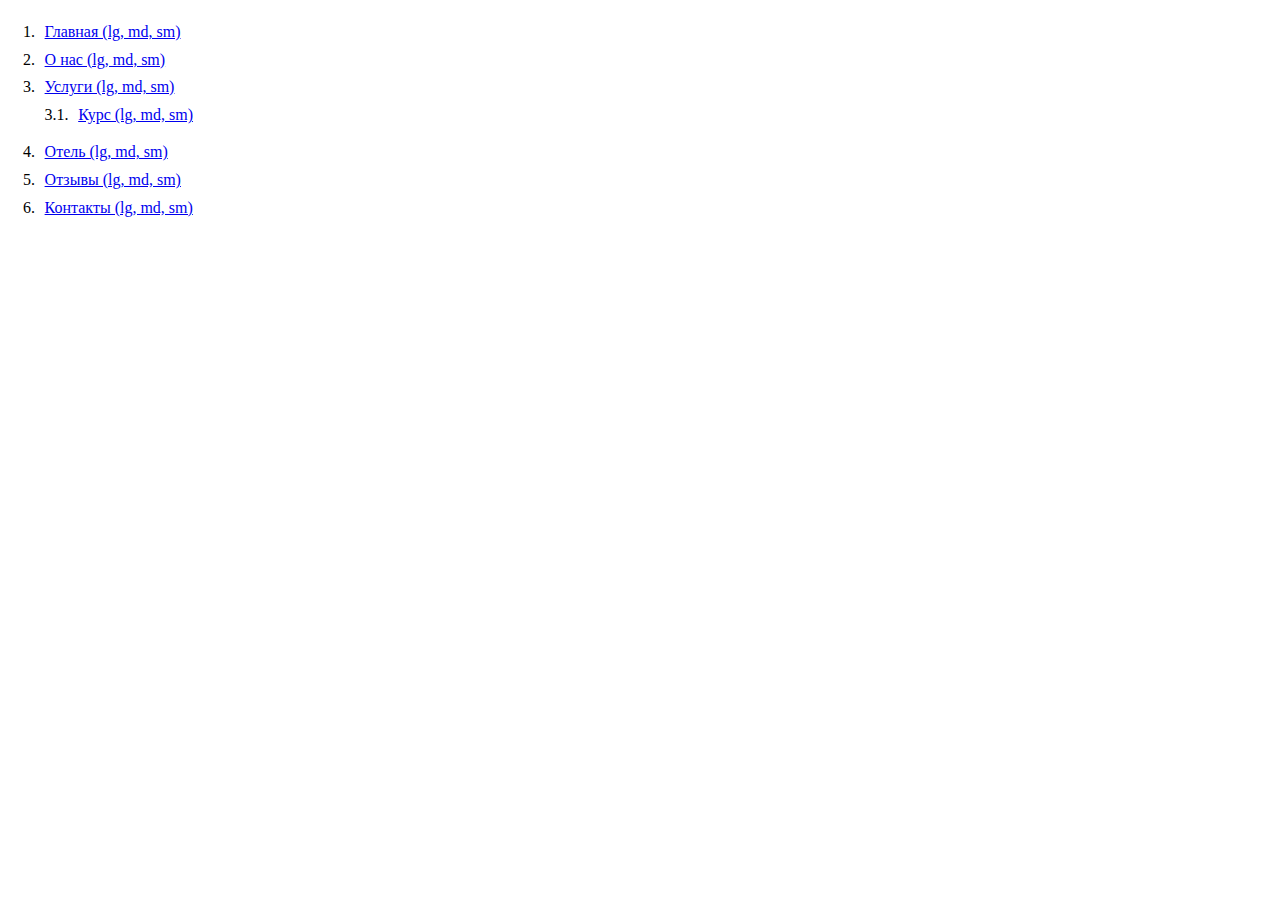
<file: index.html>
<!DOCTYPE html>
<html lang="ru">
  <head>
    <meta charset="utf-8">
    <meta name="viewport" content="width=device-width, initial-scale=1">
  </head>
  <style>
    body {padding: 15px;}
    ol {
      list-style-type: none;
      counter-reset: item;
      margin: 0;
      padding: 0;
      }
    
      ol > li {
        display: table;
        counter-increment: item;
        margin-bottom: 0.6em;
      }
    
      ol > li:before {
        content: counters(item, ".") ". ";
        display: table-cell;
        padding-right: 0.6em;
      }
    
      li ol {
        margin-top:10px;
      }
      li ol > li {
      li ol > li {
      li ol > li {
        margin: 0;
      }
    
      li ol > li:before {
        content: counters(item, ".") " ";
      }
  </style>
  <body>
    <ol>
      <li><a href="home.html">Главная (lg, md, sm)</a></li>
      <li><a href="about.html">О нас (lg, md, sm)</a></li>
      <li><a href="services.html">Услуги (lg, md, sm)</a>
        <ol>
          <li><a href="services-item.html">Курс (lg, md, sm)</a></li>
        </ol>
      </li>
      <li><a href="hotel.html">Отель (lg, md, sm)</a></li>
      <li><a href="reviews.html">Отзывы (lg, md, sm)</a></li>
      <li><a href="contacts.html">Контакты (lg, md, sm)</a></li>
    </ol>
  </body>
</html>
</file>
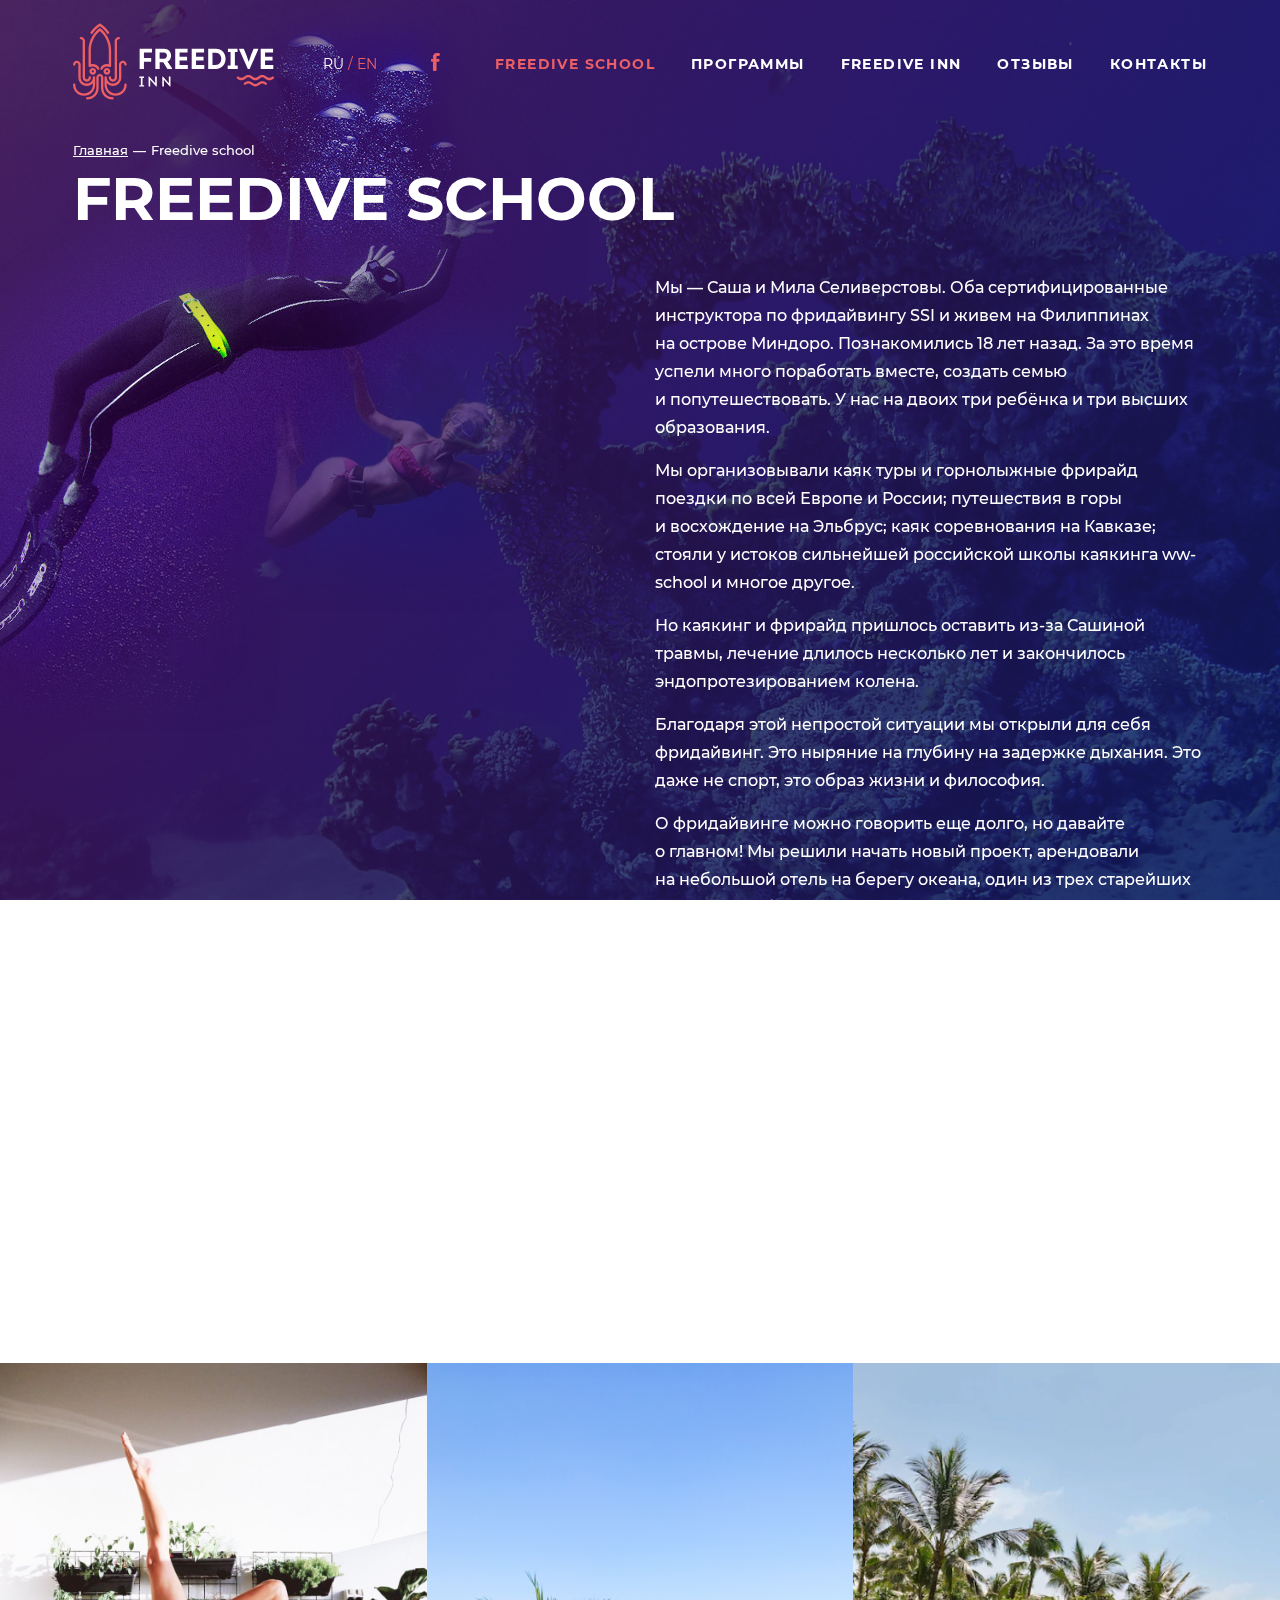
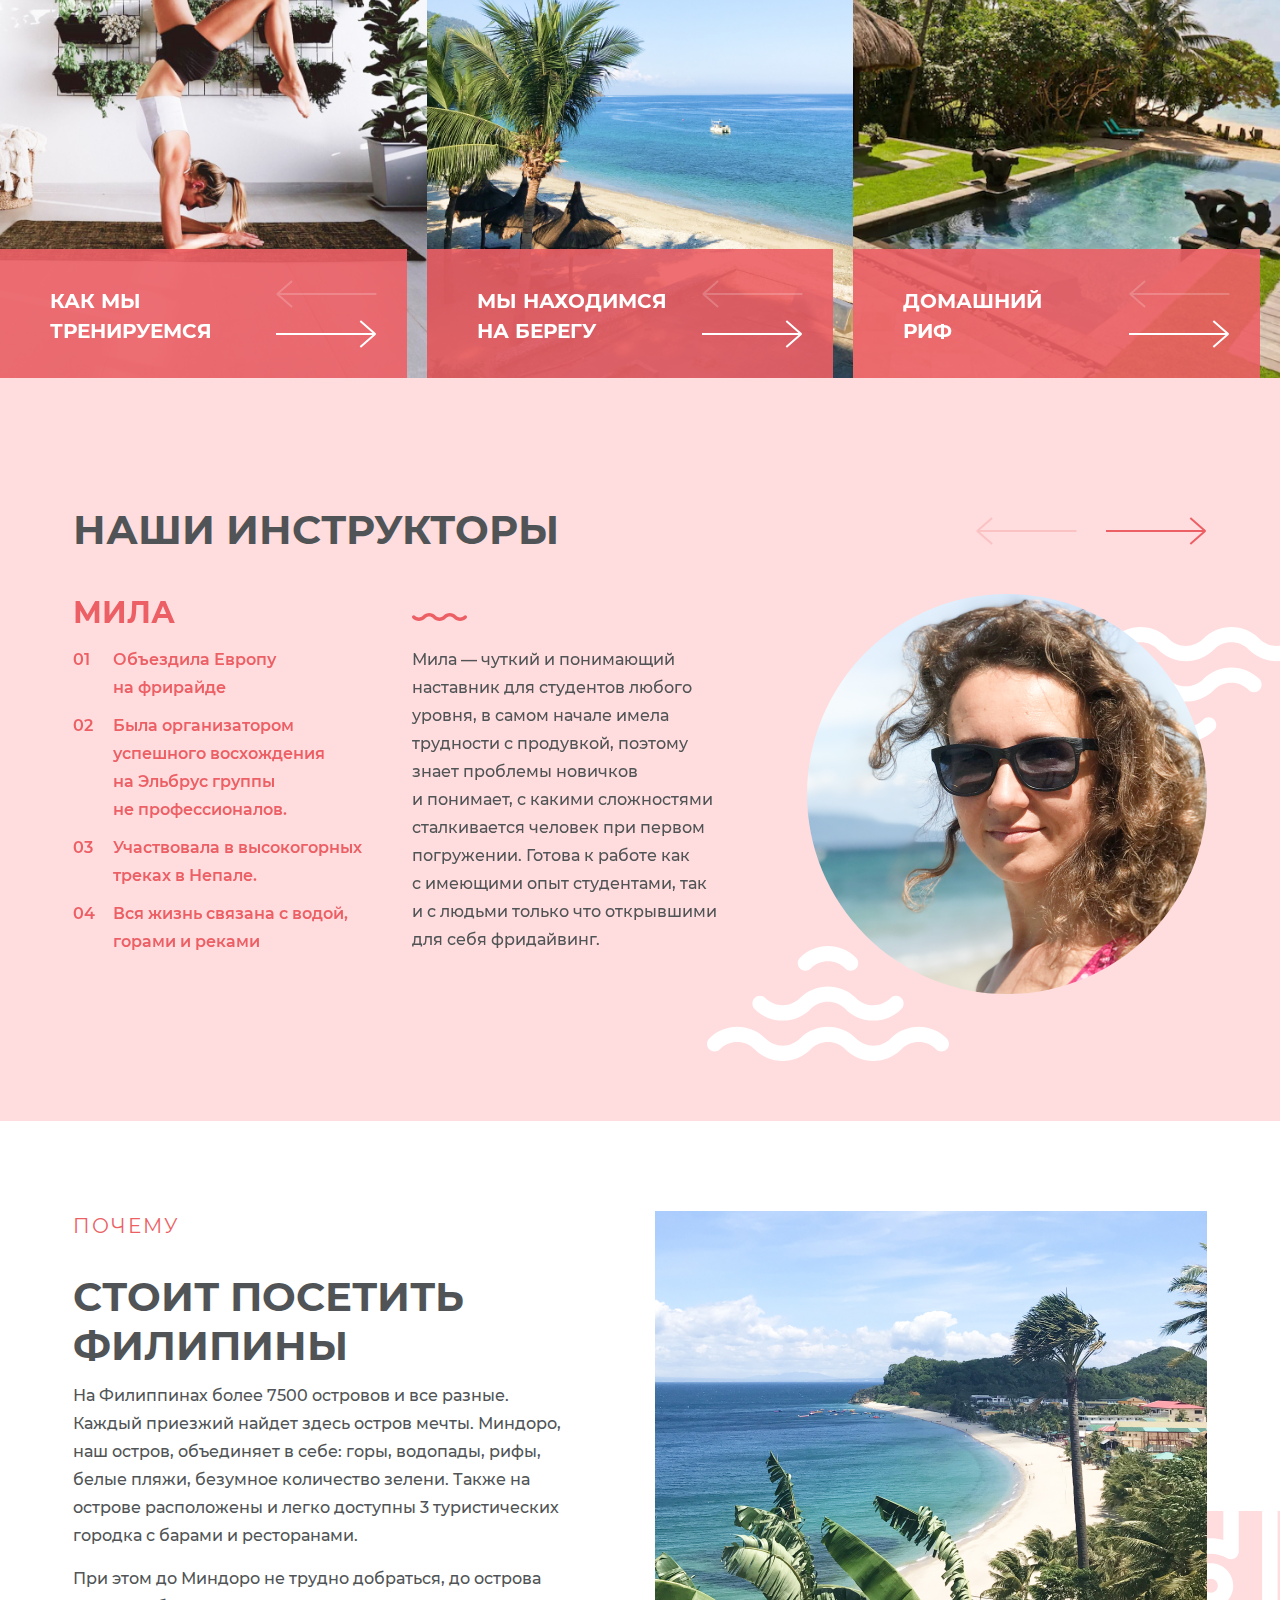
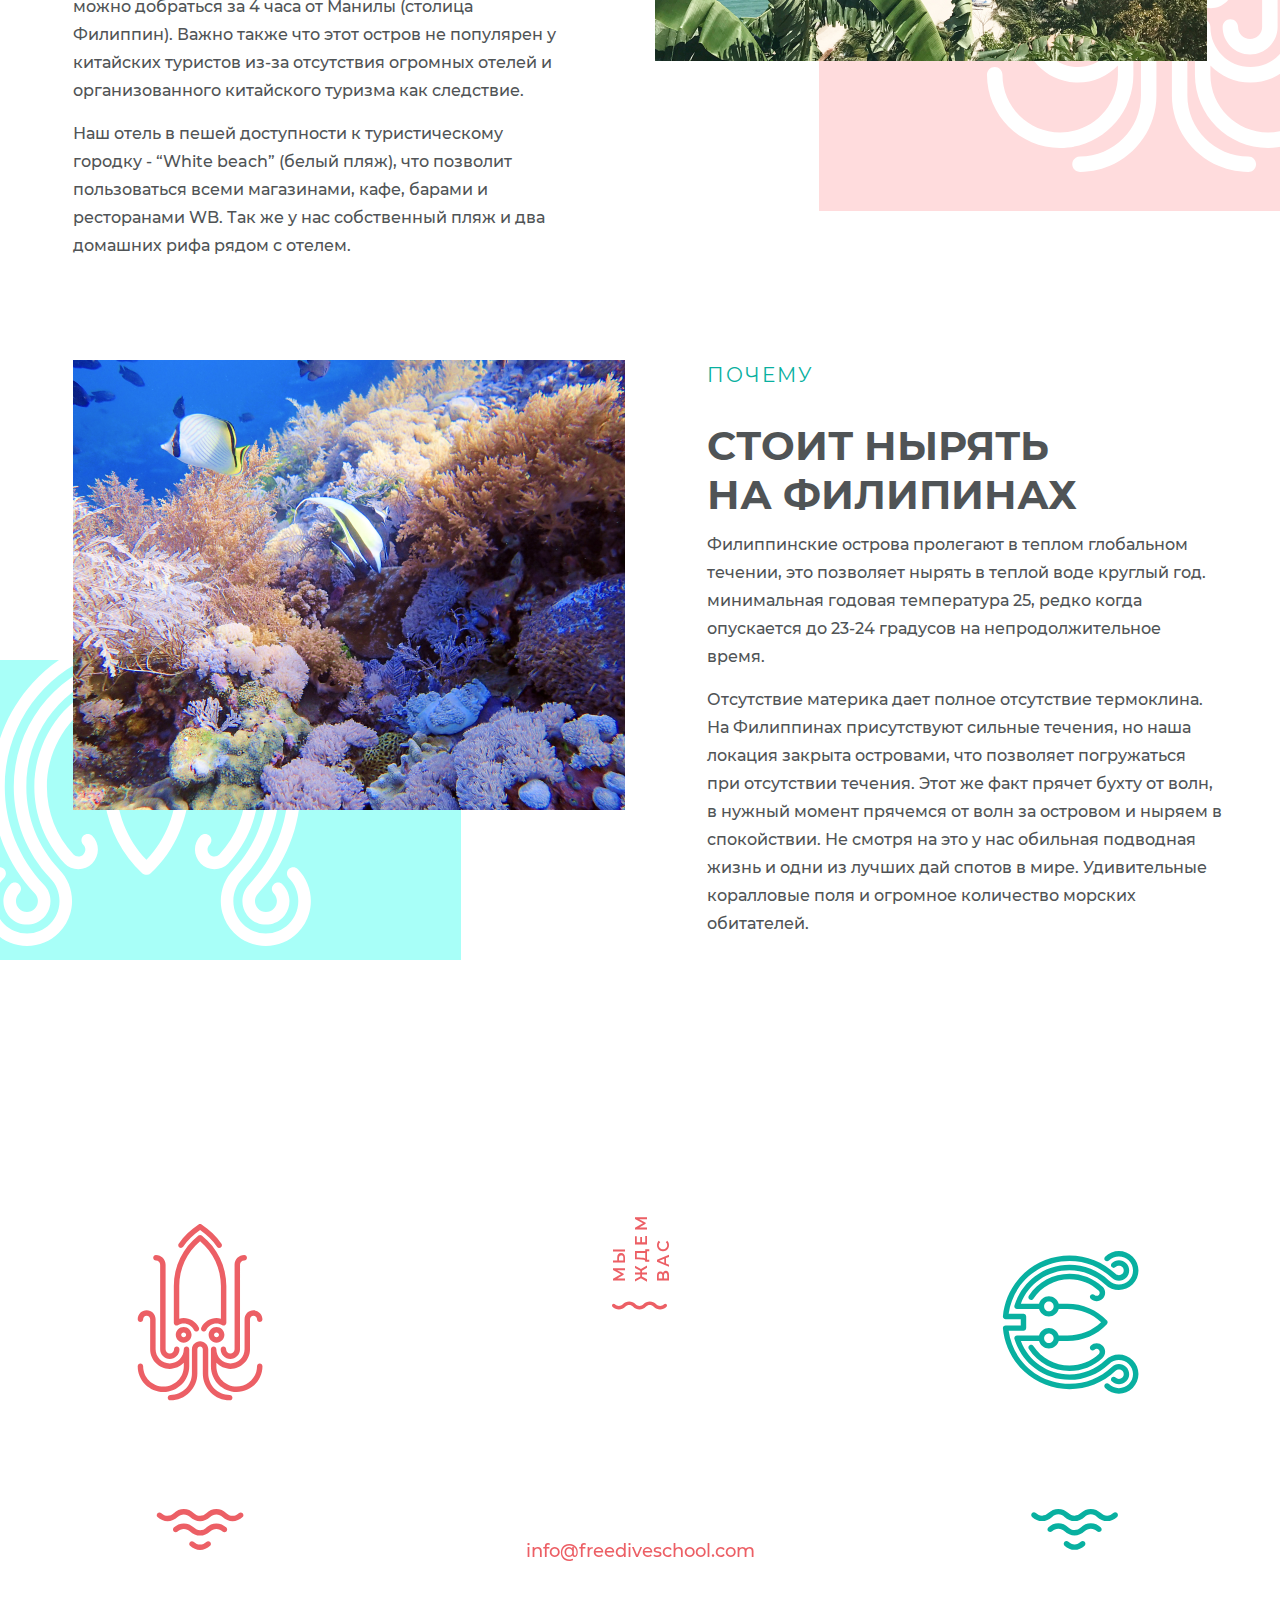
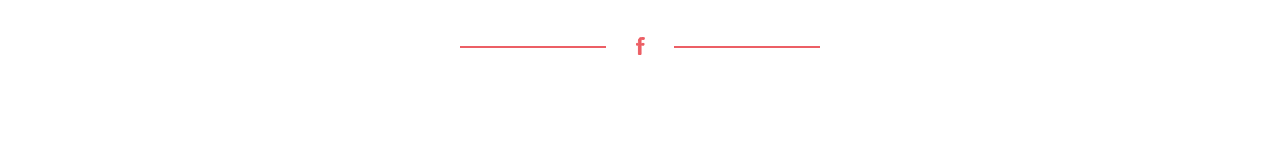
<file: about.html>
<!DOCTYPE html>
<html lang="ru">
  <head>
    <meta charset="utf-8">
    <meta name="viewport" content="width=device-width,initial-scale=1">
    <title>FreeDive Inn</title>
    <link rel="icon" href="favicon.ico">
    <link rel="stylesheet" href="js/bootstrap/css/bootstrap.css">
    <link rel="stylesheet" href="css/bootstrap-select.min.css">
    <link rel="stylesheet" href="css/slick.css">
    <link rel="stylesheet" href="js/fancybox/jquery.fancybox.min.css">
    <link rel="stylesheet" href="js/bootstrap-fileinput/css/fileinput.min.css">
    <link rel="stylesheet" href="css/main.css">
    <link rel="stylesheet" href="css/responsive.css">
    <link rel="stylesheet" href="css/animations.css">
  </head>
  <body>
    <div class="over-wrapper">
      <div id="mobile-indicator"></div>
      <div id="sm-indicator"></div>
      <header>
        <div class="container">
          <div class="header-content">
            <div class="row">
              <div class="header-col-1">
                <div class="header-logo"><a class="header-logo-content" href="/">
                    <div class="header-logo-pic"><img src="images/logo-pic.svg" alt="FreeDive Inn"></div>
                    <div class="header-logo-text"><img src="images/logo-text.svg" alt="FreeDive Inn"></div></a></div>
              </div>
              <div class="header-col-2">
                <div class="header-controls">
                  <div class="row">
                    <div class="header-lang">
                      <ul class="lang-selector">
                        <li><a class="active" href="#">Ru</a></li>
                        <li><a href="#">En</a></li>
                      </ul>
                    </div>
                    <div class="header-soclinks"><a class="soclink" href="#"><img class="svg-inline" src="images/ico-fb.svg"></a></div>
                  </div>
                </div>
              </div>
              <div class="header-col-3">
                <div class="navbar-trigger"><span></span><span></span><span></span></div>
                <div class="navbar-wrapper">
                  <div class="navbar-wrapper-inner">
                    <div class="close"></div>
                    <ul class="nav navbar-nav">
                      <li><a class="active" href="#"><span>Freedive school</span></a></li>
                      <li><a href="#"><span>Программы</span></a></li>
                      <li><a href="#"><span>Freedive Inn</span></a></li>
                      <li><a href="#"><span>Отзывы</span></a></li>
                      <li><a href="#"><span>Контакты</span></a></li>
                    </ul>
                    <div class="d-block d-md-none">
                      <div class="header-lang">
                        <ul class="lang-selector">
                          <li><a class="active" href="#">Ru</a></li>
                          <li><a href="#">En</a></li>
                        </ul>
                      </div>
                    </div>
                  </div>
                </div>
              </div>
            </div>
          </div>
        </div>
      </header>
      <main>
        <div class="page-bg" style="background-image: url(images/page-bg.jpg);"></div>
        <div class="page-wrapper">
          <div class="page-header diver-start diver-stop">
            <div class="diver-pic"><img src="images/divers.png"></div>
            <div class="container">
              <div class="page-header-top">
                <ul class="breadcrumb">
                  <li><a href="#">Главная</a></li>
                  <li><span>Freedive school</span></li>
                </ul>
                <h1>Freedive school</h1>
              </div>
              <div class="page-header-content">
                <div class="row">
                  <div class="col-12 col-md-6">
                    <div class="page-header-l"></div>
                  </div>
                  <div class="col-12 col-md-6">
                    <div class="page-header-r">
                      <p>Мы&nbsp;&mdash; Саша и&nbsp;Мила Селиверстовы. Оба сертифицированные инструктора по&nbsp;фридайвингу SSI и&nbsp;живем на&nbsp;Филиппинах на&nbsp;острове Миндоро. Познакомились 18&nbsp;лет назад. За&nbsp;это время успели много поработать вместе, создать семью и&nbsp;попутешествовать. У&nbsp;нас на&nbsp;двоих три ребёнка и&nbsp;три высших образования.</p>
                      <p>Мы&nbsp;организовывали каяк туры и&nbsp;горнолыжные фрирайд поездки по&nbsp;всей Европе и&nbsp;России; путешествия в&nbsp;горы и&nbsp;восхождение на&nbsp;Эльбрус; каяк соревнования на&nbsp;Кавказе; стояли у&nbsp;истоков сильнейшей российской школы каякинга ww-school и&nbsp;многое другое.</p>
                      <p>Но&nbsp;каякинг и&nbsp;фрирайд пришлось оставить из-за Сашиной травмы, лечение длилось несколько лет и&nbsp;закончилось эндопротезированием колена.</p>
                      <p>Благодаря этой непростой ситуации мы&nbsp;открыли для себя фридайвинг. Это ныряние на&nbsp;глубину на&nbsp;задержке дыхания. Это даже не&nbsp;спорт, это образ жизни и&nbsp;философия.</p>
                      <p>О&nbsp;фридайвинге можно говорить еще долго, но&nbsp;давайте о&nbsp;главном! Мы&nbsp;решили начать новый проект, арендовали на&nbsp;небольшой отель на&nbsp;берегу океана, один из&nbsp;трех старейших отелей на&nbsp;побережье, отремонтировали с&nbsp;душой и&nbsp;получили уютный и&nbsp;комфортный дом для наших гостей и&nbsp;наших студентов.</p>
                      <p>Нашей целью было создать место, где люди будет учиться и&nbsp;тренироваться, где можно отдохнуть от&nbsp;городского и&nbsp;туристического шума, где всегда будут единомышленники, которые также любят природу и&nbsp;воду. Как недавно сказали наши друзья, которые уже видели наш новый дом, тренировались с&nbsp;нами, путешествовали по&nbsp;округе и&nbsp;встретили закат на&nbsp;балконе одного из&nbsp;номеров: &laquo;это райское место для искушённых&raquo;. Обещаем, что будем делать все от&nbsp;нас зависящее, чтобы это было по&nbsp;истине так!</p>
                    </div>
                  </div>
                </div>
              </div>
            </div>
          </div>
          <div class="page-body">
            <!-- Галереи-->
            <div class="section section-about-galleries">
              <div class="section-content">
                <div class="about-galleries-list">
                  <div class="row">
                    <div class="col-12 col-md-4">
                      <div class="about-gallery-wrapper">
                        <div class="about-gallery">
                          <div class="slide"><a class="about-gallery-tmb" href="files/about-gallery-1-1.jpg" data-fancybox="about_gal_1">
                              <div class="about-gallery-pic" style="background-image: url(files/about-gallery-1-1-tmb.jpg);"></div></a></div>
                          <div class="slide"><a class="about-gallery-tmb" href="files/about-gallery-1-2.jpg" data-fancybox="about_gal_1">
                              <div class="about-gallery-pic" style="background-image: url(files/about-gallery-1-2-tmb.jpg);"></div></a></div>
                        </div>
                        <div class="about-gallery-caption">
                          <p>Как мы<br>тренируемся</p>
                        </div>
                      </div>
                    </div>
                    <div class="col-12 col-md-4">
                      <div class="about-gallery-wrapper">
                        <div class="about-gallery">
                          <div class="slide"><a class="about-gallery-tmb" href="files/about-gallery-2-1.jpg" data-fancybox="about_gal_2">
                              <div class="about-gallery-pic" style="background-image: url(files/about-gallery-2-1-tmb.jpg);"></div></a></div>
                          <div class="slide"><a class="about-gallery-tmb" href="files/about-gallery-2-2.jpg" data-fancybox="about_gal_2">
                              <div class="about-gallery-pic" style="background-image: url(files/about-gallery-2-2-tmb.jpg);"></div></a></div>
                        </div>
                        <div class="about-gallery-caption">
                          <p>Мы находимся<br>на&nbsp;берегу</p>
                        </div>
                      </div>
                    </div>
                    <div class="col-12 col-md-4">
                      <div class="about-gallery-wrapper">
                        <div class="about-gallery">
                          <div class="slide"><a class="about-gallery-tmb" href="files/about-gallery-3-1.jpg" data-fancybox="about_gal_3">
                              <div class="about-gallery-pic" style="background-image: url(files/about-gallery-3-1-tmb.jpg);"></div></a></div>
                          <div class="slide"><a class="about-gallery-tmb" href="files/about-gallery-3-2.jpg" data-fancybox="about_gal_3">
                              <div class="about-gallery-pic" style="background-image: url(files/about-gallery-3-2-tmb.jpg);"></div></a></div>
                        </div>
                        <div class="about-gallery-caption">
                          <p>Домашний<br>риф</p>
                        </div>
                      </div>
                    </div>
                  </div>
                </div>
              </div>
            </div>
            <!-- Галереи END-->
            <!-- Инструкторы-->
            <div class="section section-instructors">
              <div class="container">
                <div class="section-content">
                  <div class="section-header">
                    <div class="row">
                      <div class="section-header-l">
                        <h2>Наши инструкторы</h2>
                      </div>
                    </div>
                  </div>
                  <div class="instructors-slider-wrapper">
                    <div class="instructors-slider">
                      <div class="slide">
                        <div class="instructor-tmb">
                          <div class="row">
                            <div class="col instructor-tmb-l">
                              <div class="instructor-tmb-descr">
                                <div class="row">
                                  <div class="col-12 col-xl-6">
                                    <h3>Мила</h3>
                                    <ol class="ol-alt ol-red">
                                      <li>Объездила Европу на&nbsp;фрирайде</li>
                                      <li>Была организатором успешного восхождения на&nbsp;Эльбрус группы не&nbsp;профессионалов.</li>
                                      <li>Участвовала в&nbsp;высокогорных треках в&nbsp;Непале.</li>
                                      <li>Вся жизнь связана с&nbsp;водой, горами и&nbsp;реками</li>
                                    </ol>
                                  </div>
                                  <div class="col-12 col-xl-6">
                                    <div class="instructor-tmb-text">
                                      <p>Мила&nbsp;&mdash; чуткий и&nbsp;понимающий наставник для студентов любого уровня, в&nbsp;самом начале имела трудности с&nbsp;продувкой, поэтому знает проблемы новичков и&nbsp;понимает, с&nbsp;какими сложностями сталкивается человек при первом погружении. Готова к&nbsp;работе как с&nbsp;имеющими опыт студентами, так и&nbsp;с&nbsp;людьми только что открывшими для себя фридайвинг.</p>
                                    </div>
                                  </div>
                                </div>
                              </div>
                            </div>
                            <div class="col instructor-tmb-r">
                              <div class="instructor-tmb-pic">
                                <div class="section-obj instructor-obj-1"><img src="images/instructor-obj-1.svg"></div>
                                <div class="section-obj instructor-obj-2"><img src="images/instructor-obj-2.svg"></div><img src="files/instructor-1.jpg">
                              </div>
                            </div>
                          </div>
                        </div>
                      </div>
                      <div class="slide">
                        <div class="instructor-tmb">
                          <div class="row">
                            <div class="col instructor-tmb-l">
                              <div class="instructor-tmb-descr">
                                <div class="row">
                                  <div class="col-12 col-xl-6">
                                    <h3>Мила 2</h3>
                                    <ol class="ol-alt ol-red">
                                      <li>Объездила Европу на&nbsp;фрирайде</li>
                                      <li>Была организатором успешного восхождения на&nbsp;Эльбрус группы не&nbsp;профессионалов.</li>
                                      <li>Участвовала в&nbsp;высокогорных треках в&nbsp;Непале.</li>
                                      <li>Вся жизнь связана с&nbsp;водой, горами и&nbsp;реками</li>
                                    </ol>
                                  </div>
                                  <div class="col-12 col-xl-6">
                                    <div class="instructor-tmb-text">
                                      <p>Мила&nbsp;&mdash; чуткий и&nbsp;понимающий наставник для студентов любого уровня, в&nbsp;самом начале имела трудности с&nbsp;продувкой, поэтому знает проблемы новичков и&nbsp;понимает, с&nbsp;какими сложностями сталкивается человек при первом погружении. Готова к&nbsp;работе как с&nbsp;имеющими опыт студентами, так и&nbsp;с&nbsp;людьми только что открывшими для себя фридайвинг.</p>
                                    </div>
                                  </div>
                                </div>
                              </div>
                            </div>
                            <div class="col instructor-tmb-r">
                              <div class="instructor-tmb-pic">
                                <div class="section-obj instructor-obj-1"><img src="images/instructor-obj-1.svg"></div>
                                <div class="section-obj instructor-obj-2"><img src="images/instructor-obj-2.svg"></div><img src="files/instructor-2.jpg">
                              </div>
                            </div>
                          </div>
                        </div>
                      </div>
                    </div>
                  </div>
                </div>
              </div>
            </div>
            <!-- Инструкторы END-->
            <!-- Контент страницы-->
            <div class="section section-page-content">
              <div class="container">
                <div class="section-content">
                  <div class="article-block">
                    <div class="row">
                      <div class="article-block-descr">
                        <div class="article-block-sub-ttl">
                          <p>Почему</p>
                        </div>
                        <h2>стоит посетить Филипины</h2>
                        <p>На Филиппинах более 7500 островов и все разные. Каждый приезжий найдет здесь остров мечты. Миндоро, наш остров, объединяет в себе: горы, водопады, рифы, белые пляжи, безумное количество зелени. Также на острове расположены и легко доступны 3 туристических городка с барами и ресторанами.</p>
                        <p>При этом до Миндоро не трудно добраться, до острова можно добраться за 4 часа от Манилы (столица Филиппин). Важно также что этот остров не популярен у китайских туристов из-за отсутствия огромных отелей и организованного китайского туризма как следствие.</p>
                        <p>Наш отель в пешей доступности к туристическому городку - “White beach” (белый пляж), что позволит пользоваться всеми магазинами, кафе, барами и ресторанами WB. Так же у нас собственный пляж и два домашних рифа рядом с отелем.</p>
                      </div>
                      <div class="article-block-pic">
                        <div class="article-gallery-wrapper">
                          <div class="section-obj article-gallery-obj"></div>
                          <div class="article-gallery">
                            <div class="slide"><img src="files/about-pic-1.jpg"></div>
                          </div>
                        </div>
                      </div>
                    </div>
                  </div>
                  <div class="article-block article-block-alt">
                    <div class="row">
                      <div class="article-block-descr">
                        <div class="article-block-sub-ttl">
                          <p>Почему</p>
                        </div>
                        <h2>стоит нырять на&nbsp;Филипинах</h2>
                        <p>Филиппинские острова пролегают в теплом глобальном течении, это позволяет нырять в теплой воде круглый год. минимальная годовая температура 25, редко когда опускается до 23-24 градусов на непродолжительное время.</p>
                        <p>Отсутствие материка дает полное отсутствие термоклина. На Филиппинах присутствуют сильные течения, но наша локация закрыта островами, что позволяет погружаться при отсутствии течения. Этот же факт прячет бухту от волн, в нужный момент прячемся от волн за островом и ныряем в спокойствии. Не смотря на это у нас обильная подводная жизнь и одни из лучших дай спотов в мире. Удивительные коралловые поля и огромное количество морских обитателей.</p>
                      </div>
                      <div class="article-block-pic">
                        <div class="article-gallery-wrapper">
                          <div class="section-obj article-gallery-obj"></div>
                          <div class="article-gallery">
                            <div class="slide"><img src="files/about-pic-2.jpg"></div>
                          </div>
                        </div>
                      </div>
                    </div>
                  </div>
                </div>
              </div>
            </div>
            <!-- Контент страницы END-->
          </div>
        </div>
      </main>
      <footer>
        <div class="container">
          <div class="footer-content">
            <div class="row">
              <div class="footer-col-1">
                <div class="footer-logo"><a href="/"><img src="images/logo-footer-inn.svg" alt="FreeDive Inn"></a></div>
              </div>
              <div class="footer-col-2">
                <div class="footer-welcome">
                  <div class="cont">Мы<br>ждем<br>вас</div>
                </div>
                <div class="footer-phone"><a href="tel: +7 (926) 768-16-16">+7 (926) 768-16-16</a></div>
                <div class="messengers footer-messengers"><a class="messenger" href="#"><img class="svg-inline" src="images/messenger-whatsapp.svg"></a><a class="messenger" href="#"><img class="svg-inline" src="images/messenger-telegram.svg"></a></div>
                <div class="footer-text">
                  <div class="footer-address">
                    <p>Philippines, Oriental Mindoro, Puerto Galera, Aninuan Beach</p>
                  </div>
                  <div class="footer-email">
                    <p><a href="mailto:info@freediveschool.com">info@freediveschool.com</a></p>
                  </div>
                </div>
                <div class="footer-soclinks-wrapper">
                  <div class="footer-soclinks"><a class="soclink" href="#"><img class="svg-inline" src="images/ico-fb.svg"></a></div>
                </div>
              </div>
              <div class="footer-col-3">
                <div class="footer-logo"><a href="/"><img src="images/logo-footer-school.svg" alt="FreeDive School"></a></div>
              </div>
            </div>
          </div>
        </div>
      </footer>
      <div class="modal fade map-modal" id="mapModal" tabindex="-1">
        <div class="modal-dialog">
          <div class="modal-content">
            <button class="close" type="button" data-dismiss="modal" aria-label="Close"><img class="svg-inline" src="images/close-modal.svg"></button>
            <div class="modal-content-inner">
              <div class="modal-body">
                <div class="contacts-map-modal" id="contactsMapModal"></div>
              </div>
            </div>
          </div>
        </div>
      </div>
      <div class="modal fade form-modal" id="callbackModal" tabindex="-1">
        <div class="modal-dialog">
          <div class="modal-content">
            <button class="close" type="button" data-dismiss="modal" aria-label="Close"><img class="svg-inline" src="images/close-modal.svg"></button>
            <div class="modal-content-inner">
              <div class="modal-header">
                <div class="h2">Заказать<br>обратный звонок</div>
                <div class="modal-info">
                  <p>Оставьте заявку и&nbsp;мы&nbsp;перезвоним вам в&nbsp;течение 15&nbsp;минут</p>
                </div>
              </div>
              <div class="modal-body">
                <div class="form-alt modal-form">
                  <form>
                    <div class="row">
                      <div class="col-12 col-md-6">
                        <div class="form-group">
                          <label class="placeholder" for="callback_name">Ваше имя</label>
                          <input type="text" name="callback_name" id="callback_name" required>
                        </div>
                      </div>
                      <div class="col-12 col-md-6">
                        <div class="form-group">
                          <label class="placeholder" for="callback_phone">+7 (000) 000-00-00</label>
                          <input class="input-phone" type="text" name="callback_phone" id="callback_phone" required>
                        </div>
                      </div>
                      <div class="col-12 col-md-6">
                        <div class="form-footer">
                          <button class="btn btn-1" type="submit">Отправить</button>
                        </div>
                      </div>
                      <div class="col-12 col-md-6">
                        <div class="form-agree">
                          <p>Нажимая кнопку “Отправить”, я даю свое согласие с&nbsp;<a href="#">Условиями обработки персональных данных</a></p>
                        </div>
                      </div>
                    </div>
                  </form>
                </div>
              </div>
            </div>
          </div>
        </div>
      </div>
      <div class="modal fade success-modal" id="successModal" tabindex="-1">
        <div class="modal-dialog">
          <div class="modal-content">
            <button class="close" type="button" data-dismiss="modal" aria-label="Close"><img class="svg-inline" src="images/close-modal.svg"></button>
            <div class="modal-header">
              <div class="h2"><span>Ваша заявка успешно принята!</span></div>
            </div>
            <div class="modal-body">
              <div class="text">
                <p>Перезвоним в течение 15 минут</p>
              </div>
              <div class="success-modal-button">
                <button class="btn btn-1" type="button" data-dismiss="modal" aria-label="Close">Закрыть</button>
              </div>
            </div>
          </div>
        </div>
      </div>
      <script src="js/jquery-3.3.1.min.js"></script>
      <script src="js/bootstrap/js/bootstrap.bundle.min.js"></script>
      <script src="js/bootstrap-select.min.js"></script>
      <script src="js/jquery.validate.min.js"></script>
      <script src="js/additional-methods.min.js"></script>
      <script src="js/jquery.maskedinput.min.js"></script>
      <script src="js/wNumb.min.js"></script>
      <script src="js/slick.min.js"></script>
      <script src="js/fancybox/jquery.fancybox.min.js"></script>
      <script src="js/greensock/TweenMax.min.js"></script>
      <script src="js/greensock/plugins/CSSRulePlugin.min.js"></script>
      <script src="js/greensock/plugins/ScrollToPlugin.min.js"></script>
      <script src="js/iscroll-probe.js"></script>
      <script src="js/scrollmagic/ScrollMagic.min.js"></script>
      <script src="js/scrollmagic/plugins/animation.gsap.min.js"></script>
      <script src="js/jquery.mousewheel.js"></script>
      <script src="js/bootstrap-fileinput/js/fileinput.min.js"></script>
      <script src="https://api-maps.yandex.ru/2.1/?lang=ru_RU"></script>
      <script src="js/main.js"></script>
      <script src="js/animations.js"></script>
    </div>
  </body>
</html>
</file>
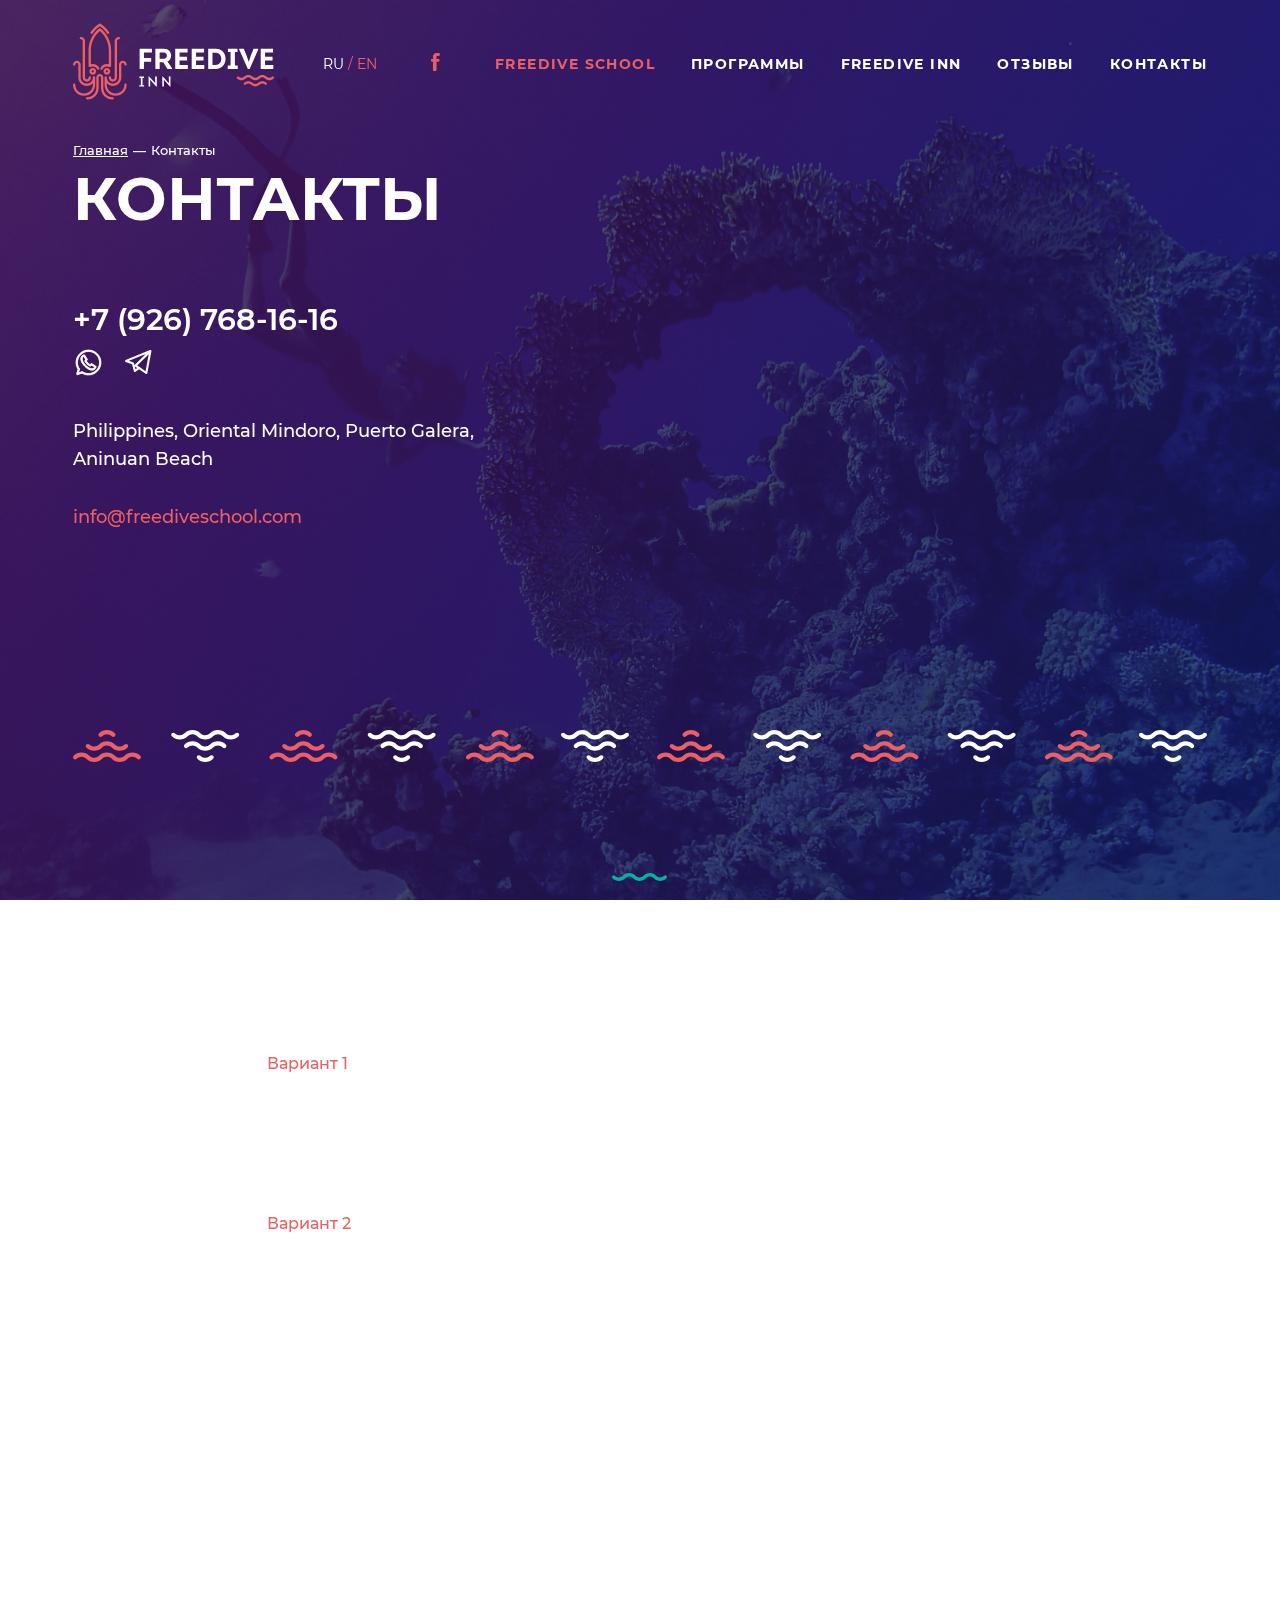
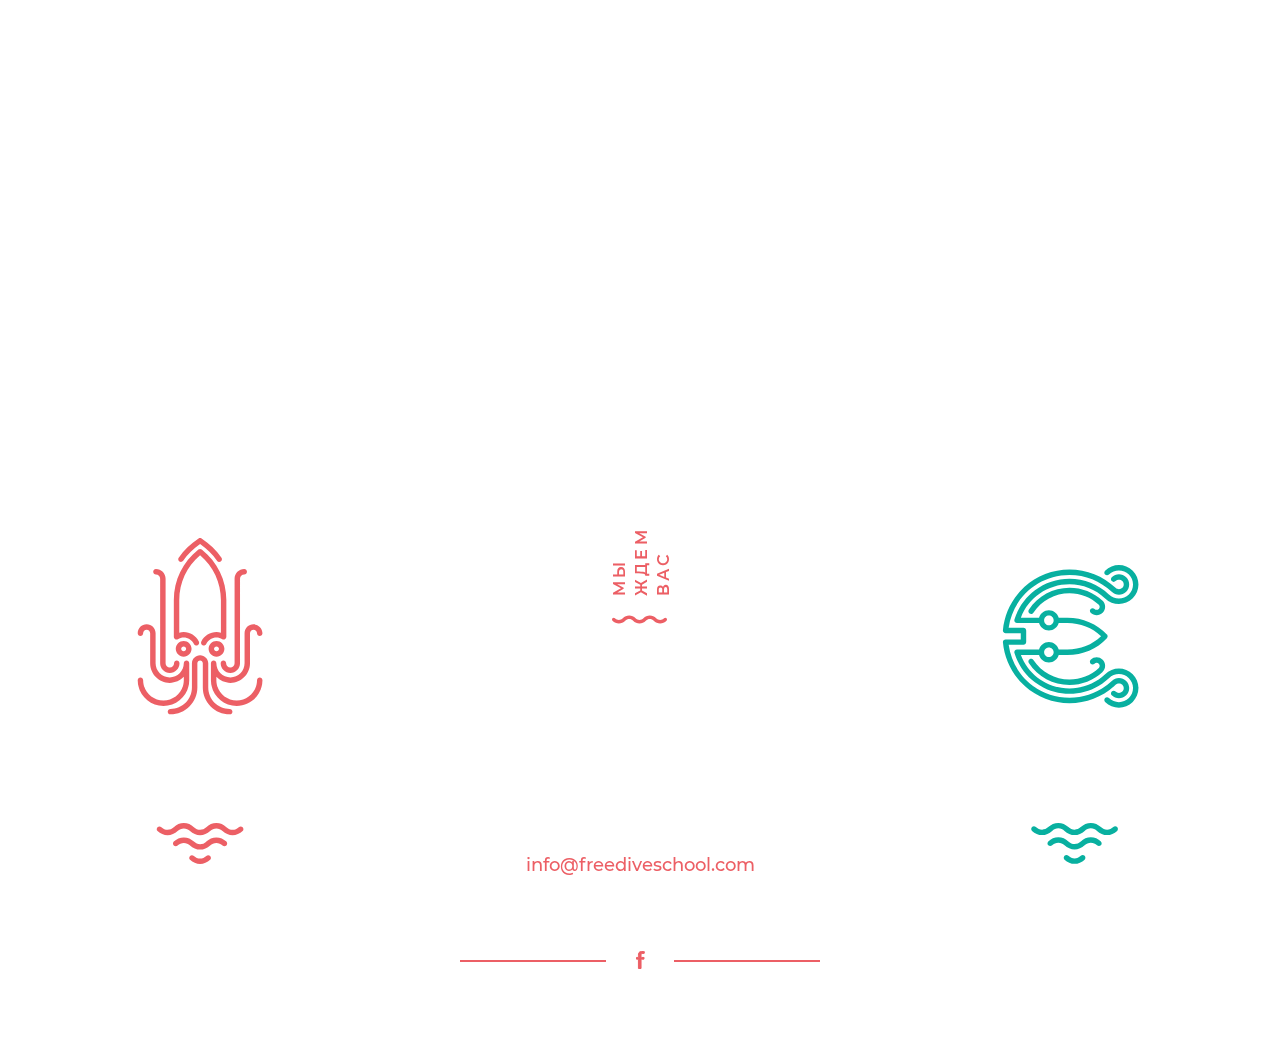
<file: contacts.html>
<!DOCTYPE html>
<html lang="ru">
  <head>
    <meta charset="utf-8">
    <meta name="viewport" content="width=device-width,initial-scale=1">
    <title>FreeDive Inn</title>
    <link rel="icon" href="favicon.ico">
    <link rel="stylesheet" href="js/bootstrap/css/bootstrap.css">
    <link rel="stylesheet" href="css/bootstrap-select.min.css">
    <link rel="stylesheet" href="css/slick.css">
    <link rel="stylesheet" href="js/fancybox/jquery.fancybox.min.css">
    <link rel="stylesheet" href="js/bootstrap-fileinput/css/fileinput.min.css">
    <link rel="stylesheet" href="css/main.css">
    <link rel="stylesheet" href="css/responsive.css">
    <link rel="stylesheet" href="css/animations.css">
  </head>
  <body>
    <div class="over-wrapper">
      <div id="mobile-indicator"></div>
      <div id="sm-indicator"></div>
      <header>
        <div class="container">
          <div class="header-content">
            <div class="row">
              <div class="header-col-1">
                <div class="header-logo"><a class="header-logo-content" href="/">
                    <div class="header-logo-pic"><img src="images/logo-pic.svg" alt="FreeDive Inn"></div>
                    <div class="header-logo-text"><img src="images/logo-text.svg" alt="FreeDive Inn"></div></a></div>
              </div>
              <div class="header-col-2">
                <div class="header-controls">
                  <div class="row">
                    <div class="header-lang">
                      <ul class="lang-selector">
                        <li><a class="active" href="#">Ru</a></li>
                        <li><a href="#">En</a></li>
                      </ul>
                    </div>
                    <div class="header-soclinks"><a class="soclink" href="#"><img class="svg-inline" src="images/ico-fb.svg"></a></div>
                  </div>
                </div>
              </div>
              <div class="header-col-3">
                <div class="navbar-trigger"><span></span><span></span><span></span></div>
                <div class="navbar-wrapper">
                  <div class="navbar-wrapper-inner">
                    <div class="close"></div>
                    <ul class="nav navbar-nav">
                      <li><a class="active" href="#"><span>Freedive school</span></a></li>
                      <li><a href="#"><span>Программы</span></a></li>
                      <li><a href="#"><span>Freedive Inn</span></a></li>
                      <li><a href="#"><span>Отзывы</span></a></li>
                      <li><a href="#"><span>Контакты</span></a></li>
                    </ul>
                    <div class="d-block d-md-none">
                      <div class="header-lang">
                        <ul class="lang-selector">
                          <li><a class="active" href="#">Ru</a></li>
                          <li><a href="#">En</a></li>
                        </ul>
                      </div>
                    </div>
                  </div>
                </div>
              </div>
            </div>
          </div>
        </div>
      </header>
      <main>
        <div class="page-bg" style="background-image: url(images/page-bg.jpg);"></div>
        <div class="page-wrapper">
          <div class="page-header page-header-contacts">
            <div class="container">
              <div class="page-header-content">
                <div class="row">
                  <div class="col-12 col-md-6">
                    <div class="page-header-l">
                      <ul class="breadcrumb">
                        <li><a href="#">Главная</a></li>
                        <li><span>Контакты</span></li>
                      </ul>
                      <h1>Контакты</h1>
                      <div class="page-header-l-content">
                        <div class="contacts-descr">
                          <div class="contacts-phone"><a href="tel: +7 (926) 768-16-16">+7 (926) 768-16-16</a></div>
                          <div class="messengers footer-messengers"><a class="messenger" href="#"><img class="svg-inline" src="images/messenger-whatsapp.svg"></a><a class="messenger" href="#"><img class="svg-inline" src="images/messenger-telegram.svg"></a></div>
                          <div class="contacts-address">
                            <p>Philippines, Oriental Mindoro, Puerto Galera, Aninuan Beach</p>
                          </div>
                          <div class="contacts-email">
                            <p><a href="mailto: info@freediveschool.com">info@freediveschool.com</a></p>
                          </div>
                        </div>
                      </div>
                    </div>
                  </div>
                  <div class="col-12 col-md-6">
                    <div class="page-header-r">
                      <div class="contacts-map" id="contactsMap"></div>
                    </div>
                  </div>
                </div>
              </div>
              <div class="page-header-deco page-header-deco-red"></div>
            </div>
          </div>
          <div class="page-body">
            <!-- Как добраться-->
            <div class="section section-alt section-route">
              <div class="container">
                <div class="section-content">
                  <div class="section-header">
                    <h2>Как добраться</h2>
                  </div>
                  <div class="route-list">
                    <div class="route-item">
                      <div class="route-item-num">
                        <p><span>1</span> шаг</p>
                      </div>
                      <div class="route-item-descr">
                        <h5>Вариант 1</h5>
                        <p>Такси или автобус из аэропотра Манилы до пирса Батангас. Этот вариант выйдет на 4000-5000 песо, он для любителей комфорта. Дорога занимает около 2-х часов. Такси берите обычное белое в аэропорту, на второй-третьей линии посадки на выходе из зоны прилета.</p>
                        <h5>Вариант 2</h5>
                        <p>Автобус до пирса Батангас, этот вариант дешевле, времени занимает не сильно больше. Первым шагом нужно на такси от аэропорта доехать до автобусной станции Buendia стоимость 200-300 песо. Пересесть на автобус (это вполне приличные, современные автобусы с кондиционированием, не забудь шапку и толстовку, берегите уши). Автобусы от старнции Buendia ходят с интервалом не более часа с 4 утра и до 23 вечера. Стоимость автобуса 180-240 песо. Выходить нужно на конечной станции Pier Batangas.</p>
                      </div>
                    </div>
                    <div class="route-item">
                      <div class="route-item-num">
                        <p><span>2</span> шаг</p>
                      </div>
                      <div class="route-item-descr">
                        <p>В порту Батангаса если ехали на такси, надо будет пройти 200 метров до порта. Если ехали на автобусе, автобус приезжает прям на территорию порта. Будьте аккуратнее с людьми жаждущими помочь донести сумку, ведь каждый "помощник" будет хотеть с по 100 песо за каждую!.</p>
                      </div>
                    </div>
                    <div class="route-item">
                      <div class="route-item-num">
                        <p><span>3</span> шаг</p>
                      </div>
                      <div class="route-item-descr">
                        <p>Покупаете билет на паром до Balatero или Muele, это два пирса в Пуэрто Галера, на которые приходит паром, разницы нет, выбирайте тот который отправляется раньше. В порту несколько касс, так как у каждой фирмы свои паромы и кассы. Стоимость билета на паром от 200 до 400 песо, в зависимости от скорости парома и класса билета, как правило на пароме есть открытая палуба, обычные места и vip места. Мы всегда ездим на открытой палубе, наслаждаемся морским ветром и видами. vip места это кондиционируемое помещение с телевизором.</p>
                      </div>
                    </div>
                    <div class="route-item">
                      <div class="route-item-num">
                        <p><span>4</span> шаг</p>
                      </div>
                      <div class="route-item-descr">
                        <p>По прибытии на наш остров  можно взять трайсикл (мотоцикл с “коляской и местами для багажа) до отеля Tamaraw, его знают все. Стоимость трайсикла 150 песо. Или написать заранее и мы организуем вам встречу.</p>
                      </div>
                    </div>
                  </div>
                </div>
              </div>
            </div>
            <!-- Контент страницы END-->
          </div>
        </div>
      </main>
      <footer>
        <div class="container">
          <div class="footer-content">
            <div class="row">
              <div class="footer-col-1">
                <div class="footer-logo"><a href="/"><img src="images/logo-footer-inn.svg" alt="FreeDive Inn"></a></div>
              </div>
              <div class="footer-col-2">
                <div class="footer-welcome">
                  <div class="cont">Мы<br>ждем<br>вас</div>
                </div>
                <div class="footer-phone"><a href="tel: +7 (926) 768-16-16">+7 (926) 768-16-16</a></div>
                <div class="messengers footer-messengers"><a class="messenger" href="#"><img class="svg-inline" src="images/messenger-whatsapp.svg"></a><a class="messenger" href="#"><img class="svg-inline" src="images/messenger-telegram.svg"></a></div>
                <div class="footer-text">
                  <div class="footer-address">
                    <p>Philippines, Oriental Mindoro, Puerto Galera, Aninuan Beach</p>
                  </div>
                  <div class="footer-email">
                    <p><a href="mailto:info@freediveschool.com">info@freediveschool.com</a></p>
                  </div>
                </div>
                <div class="footer-soclinks-wrapper">
                  <div class="footer-soclinks"><a class="soclink" href="#"><img class="svg-inline" src="images/ico-fb.svg"></a></div>
                </div>
              </div>
              <div class="footer-col-3">
                <div class="footer-logo"><a href="/"><img src="images/logo-footer-school.svg" alt="FreeDive School"></a></div>
              </div>
            </div>
          </div>
        </div>
      </footer>
      <div class="modal fade map-modal" id="mapModal" tabindex="-1">
        <div class="modal-dialog">
          <div class="modal-content">
            <button class="close" type="button" data-dismiss="modal" aria-label="Close"><img class="svg-inline" src="images/close-modal.svg"></button>
            <div class="modal-content-inner">
              <div class="modal-body">
                <div class="contacts-map-modal" id="contactsMapModal"></div>
              </div>
            </div>
          </div>
        </div>
      </div>
      <div class="modal fade form-modal" id="callbackModal" tabindex="-1">
        <div class="modal-dialog">
          <div class="modal-content">
            <button class="close" type="button" data-dismiss="modal" aria-label="Close"><img class="svg-inline" src="images/close-modal.svg"></button>
            <div class="modal-content-inner">
              <div class="modal-header">
                <div class="h2">Заказать<br>обратный звонок</div>
                <div class="modal-info">
                  <p>Оставьте заявку и&nbsp;мы&nbsp;перезвоним вам в&nbsp;течение 15&nbsp;минут</p>
                </div>
              </div>
              <div class="modal-body">
                <div class="form-alt modal-form">
                  <form>
                    <div class="row">
                      <div class="col-12 col-md-6">
                        <div class="form-group">
                          <label class="placeholder" for="callback_name">Ваше имя</label>
                          <input type="text" name="callback_name" id="callback_name" required>
                        </div>
                      </div>
                      <div class="col-12 col-md-6">
                        <div class="form-group">
                          <label class="placeholder" for="callback_phone">+7 (000) 000-00-00</label>
                          <input class="input-phone" type="text" name="callback_phone" id="callback_phone" required>
                        </div>
                      </div>
                      <div class="col-12 col-md-6">
                        <div class="form-footer">
                          <button class="btn btn-1" type="submit">Отправить</button>
                        </div>
                      </div>
                      <div class="col-12 col-md-6">
                        <div class="form-agree">
                          <p>Нажимая кнопку “Отправить”, я даю свое согласие с&nbsp;<a href="#">Условиями обработки персональных данных</a></p>
                        </div>
                      </div>
                    </div>
                  </form>
                </div>
              </div>
            </div>
          </div>
        </div>
      </div>
      <div class="modal fade success-modal" id="successModal" tabindex="-1">
        <div class="modal-dialog">
          <div class="modal-content">
            <button class="close" type="button" data-dismiss="modal" aria-label="Close"><img class="svg-inline" src="images/close-modal.svg"></button>
            <div class="modal-header">
              <div class="h2"><span>Ваша заявка успешно принята!</span></div>
            </div>
            <div class="modal-body">
              <div class="text">
                <p>Перезвоним в течение 15 минут</p>
              </div>
              <div class="success-modal-button">
                <button class="btn btn-1" type="button" data-dismiss="modal" aria-label="Close">Закрыть</button>
              </div>
            </div>
          </div>
        </div>
      </div>
      <script src="js/jquery-3.3.1.min.js"></script>
      <script src="js/bootstrap/js/bootstrap.bundle.min.js"></script>
      <script src="js/bootstrap-select.min.js"></script>
      <script src="js/jquery.validate.min.js"></script>
      <script src="js/additional-methods.min.js"></script>
      <script src="js/jquery.maskedinput.min.js"></script>
      <script src="js/wNumb.min.js"></script>
      <script src="js/slick.min.js"></script>
      <script src="js/fancybox/jquery.fancybox.min.js"></script>
      <script src="js/greensock/TweenMax.min.js"></script>
      <script src="js/greensock/plugins/CSSRulePlugin.min.js"></script>
      <script src="js/greensock/plugins/ScrollToPlugin.min.js"></script>
      <script src="js/iscroll-probe.js"></script>
      <script src="js/scrollmagic/ScrollMagic.min.js"></script>
      <script src="js/scrollmagic/plugins/animation.gsap.min.js"></script>
      <script src="js/jquery.mousewheel.js"></script>
      <script src="js/bootstrap-fileinput/js/fileinput.min.js"></script>
      <script src="https://api-maps.yandex.ru/2.1/?lang=ru_RU"></script>
      <script src="js/main.js"></script>
      <script src="js/animations.js"></script>
    </div>
  </body>
</html>
</file>
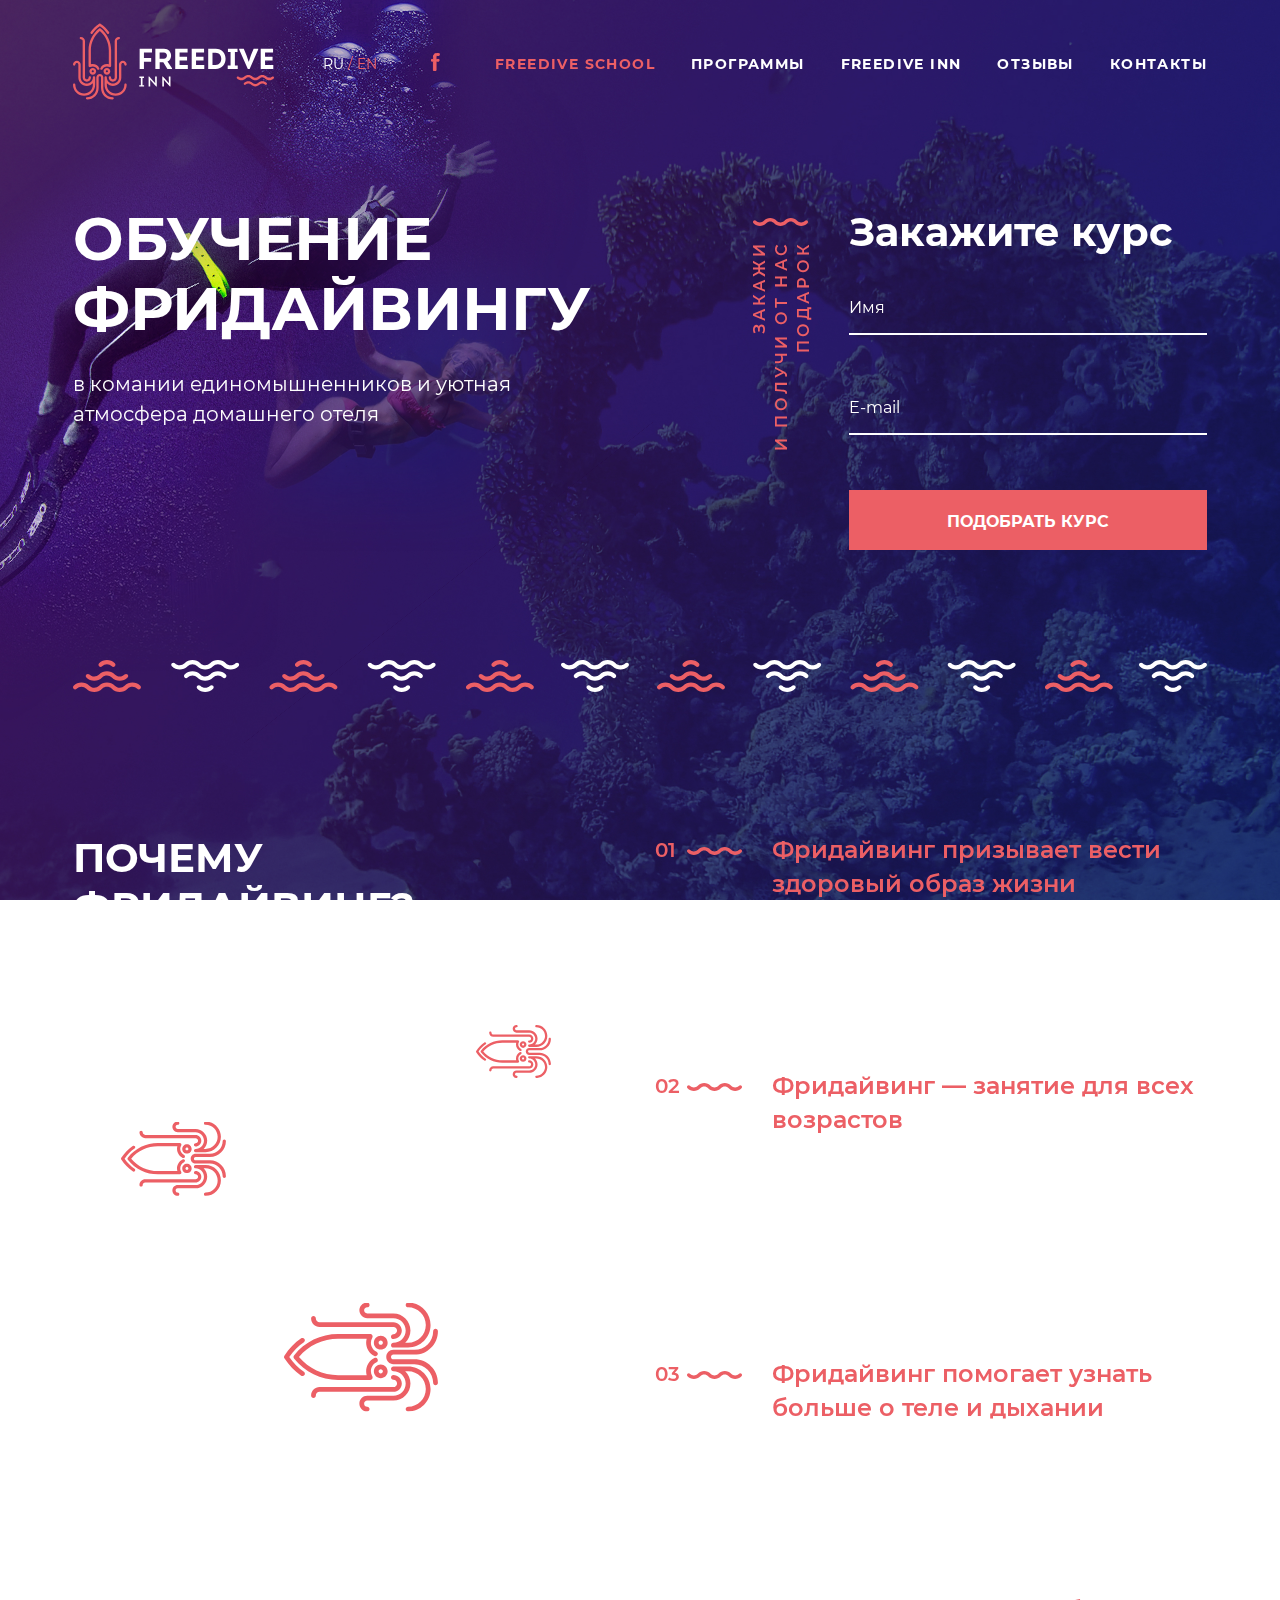
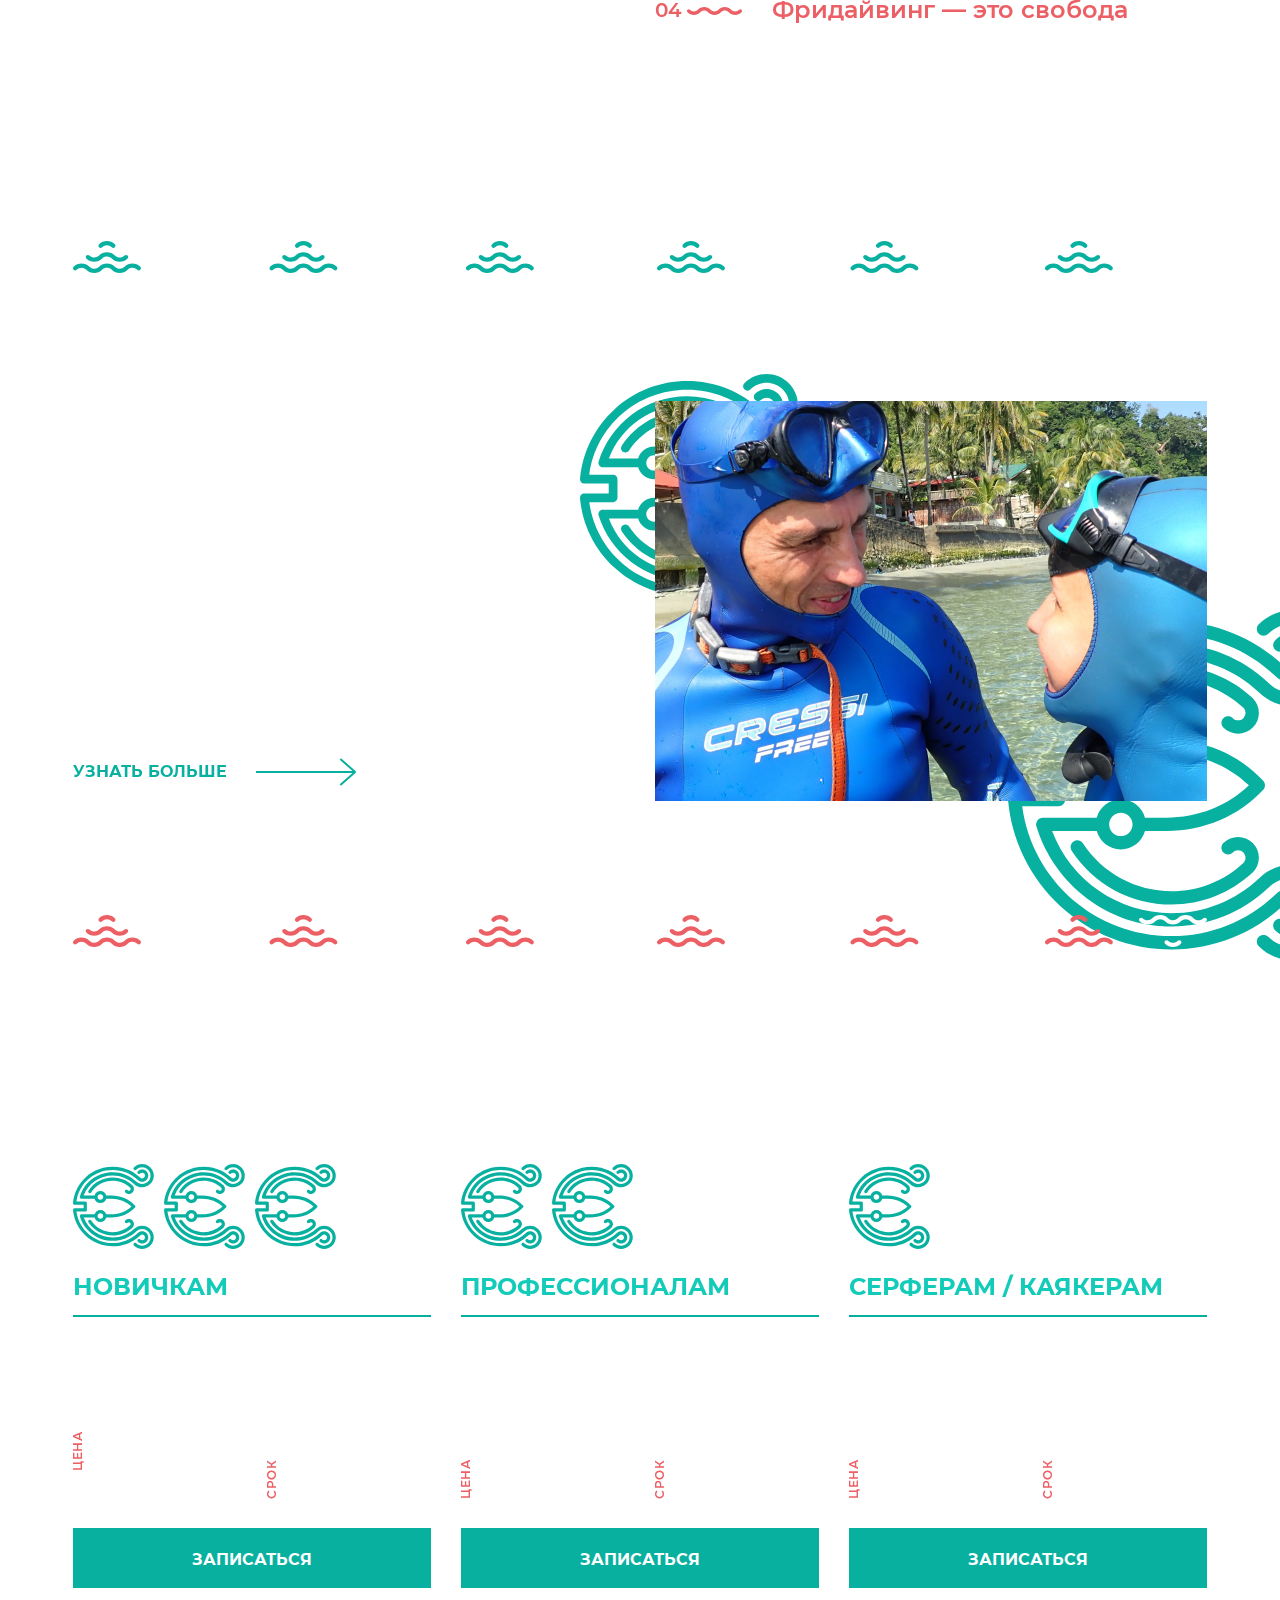
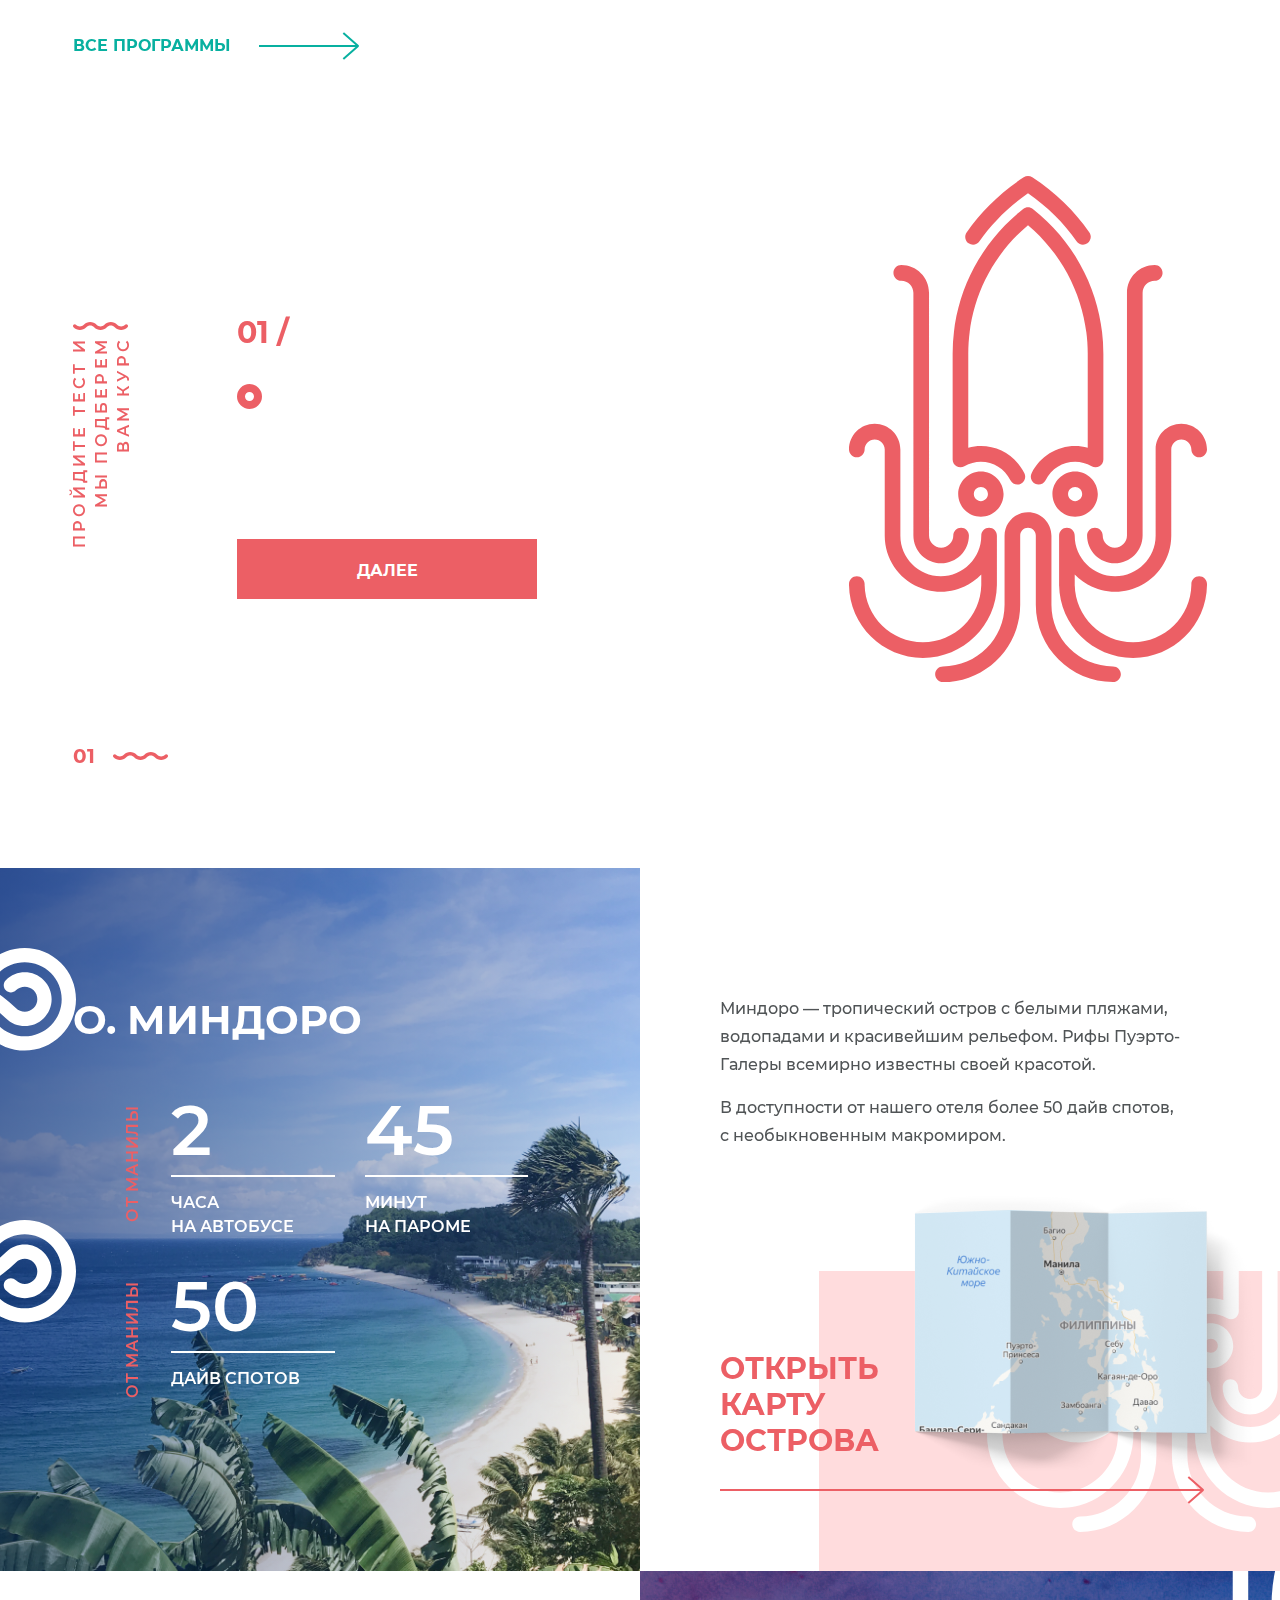
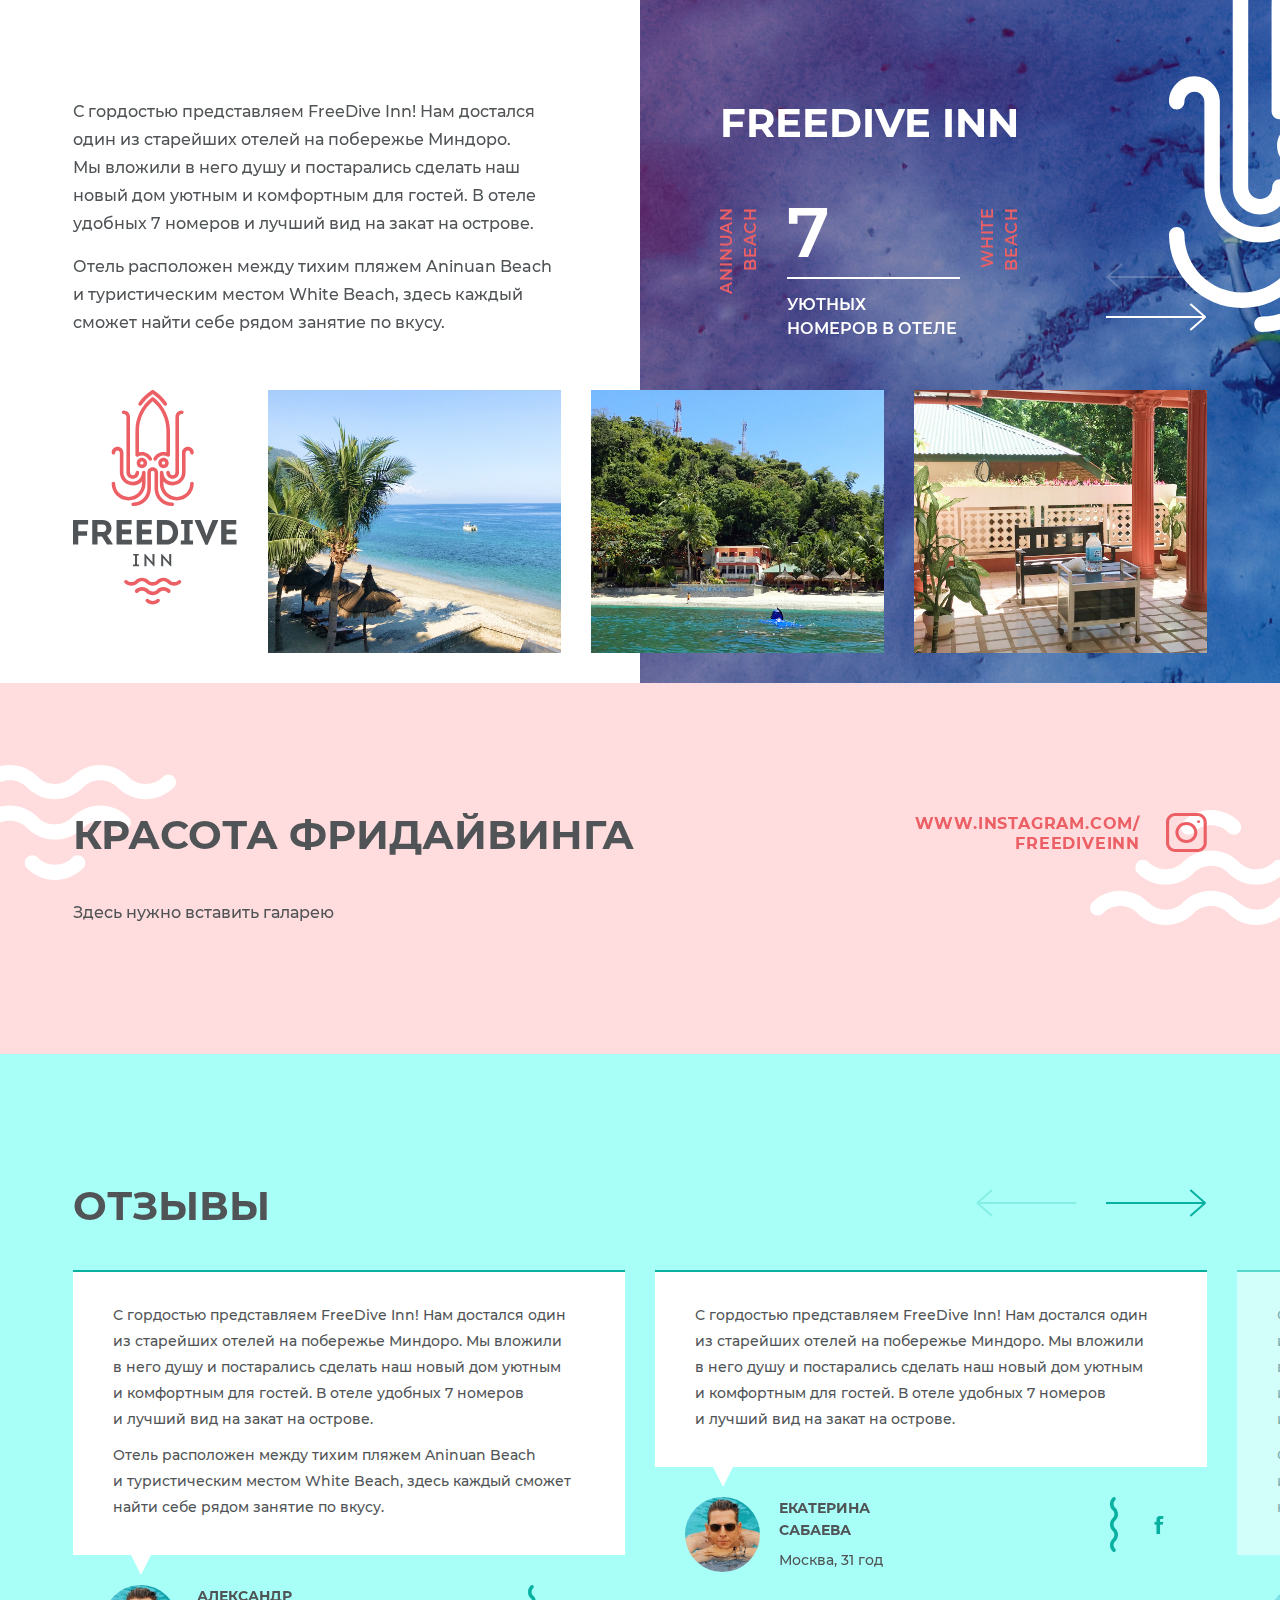
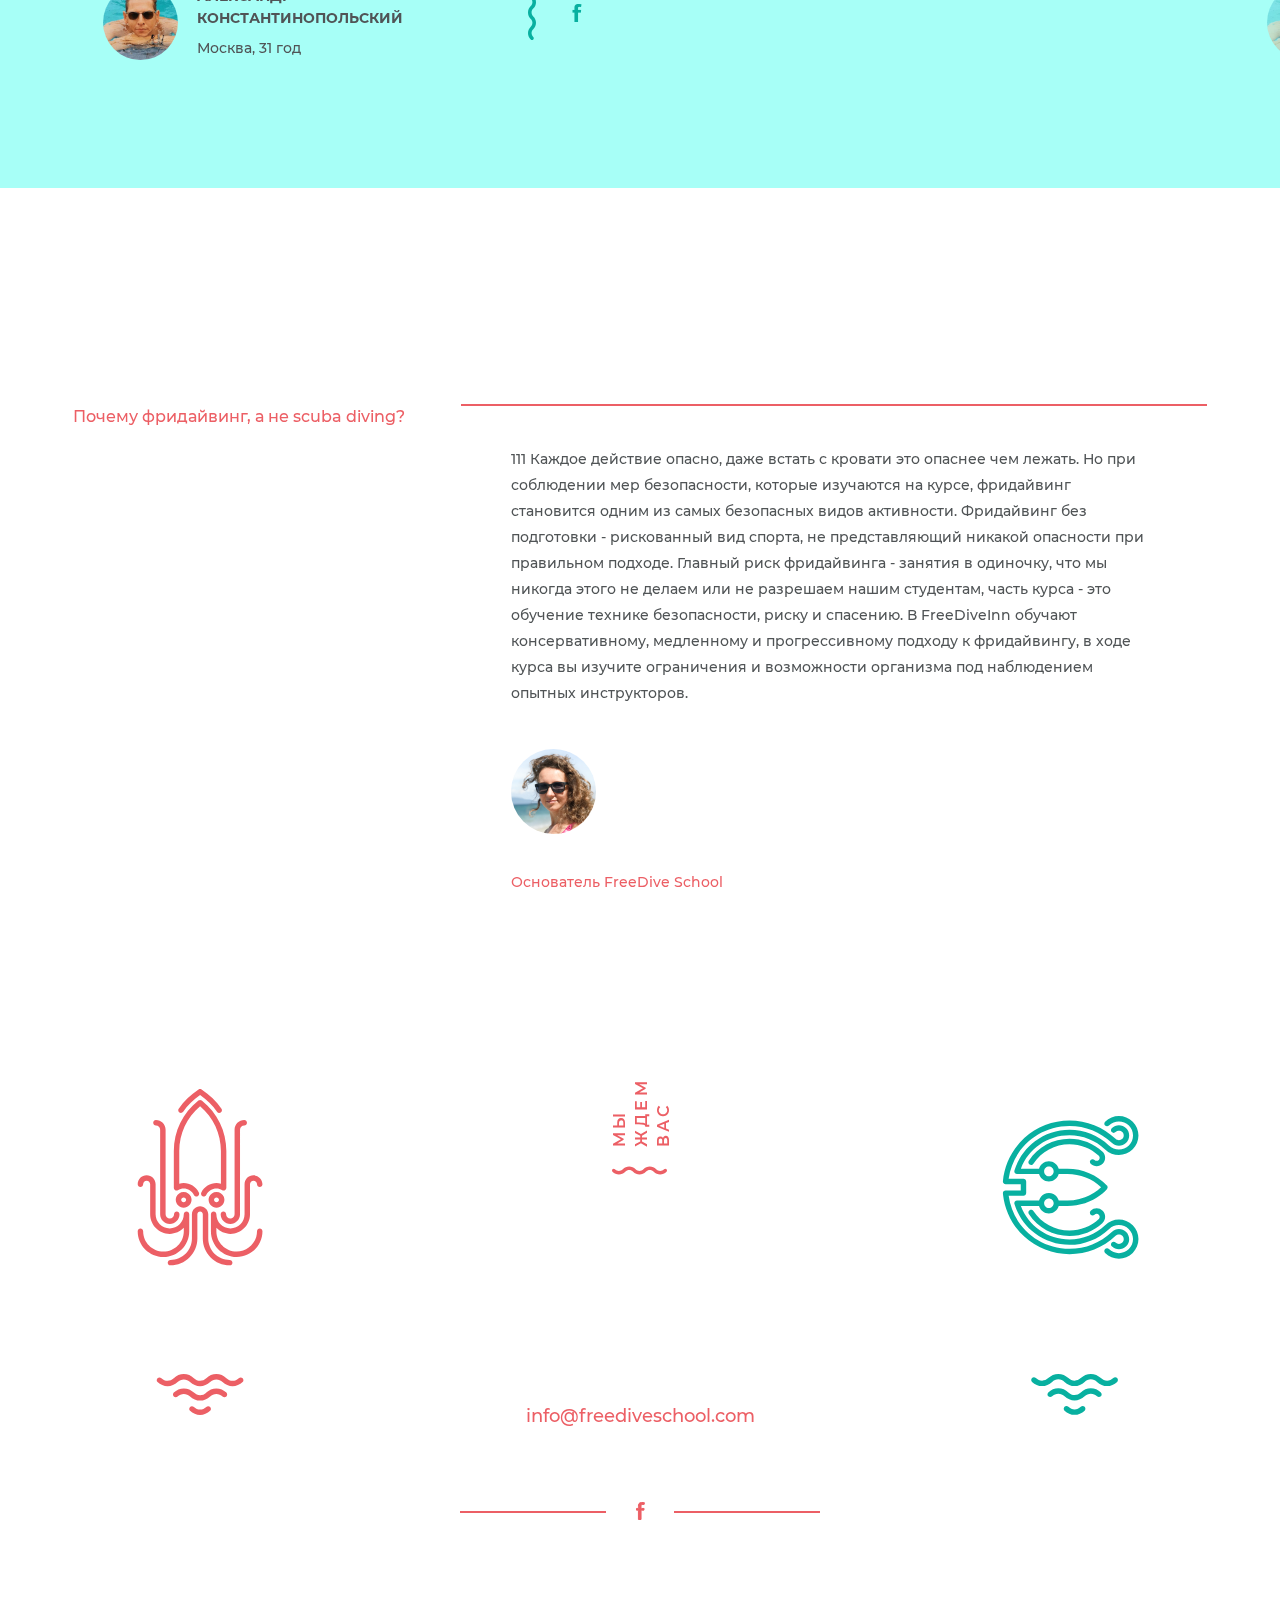
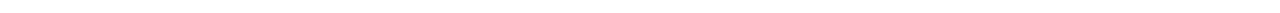
<file: home.html>
<!DOCTYPE html>
<html lang="ru">
  <head>
    <meta charset="utf-8">
    <meta name="viewport" content="width=device-width,initial-scale=1">
    <title>FreeDive Inn</title>
    <link rel="icon" href="favicon.ico">
    <link rel="stylesheet" href="js/bootstrap/css/bootstrap.css">
    <link rel="stylesheet" href="css/bootstrap-select.min.css">
    <link rel="stylesheet" href="css/slick.css">
    <link rel="stylesheet" href="js/fancybox/jquery.fancybox.min.css">
    <link rel="stylesheet" href="js/bootstrap-fileinput/css/fileinput.min.css">
    <link rel="stylesheet" href="css/main.css">
    <link rel="stylesheet" href="css/responsive.css">
    <link rel="stylesheet" href="css/animations.css">
  </head>
  <body>
    <div class="over-wrapper">
      <div id="mobile-indicator"></div>
      <div id="sm-indicator"></div>
      <header>
        <div class="container">
          <div class="header-content">
            <div class="row">
              <div class="header-col-1">
                <div class="header-logo"><a class="header-logo-content" href="/">
                    <div class="header-logo-pic"><img src="images/logo-pic.svg" alt="FreeDive Inn"></div>
                    <div class="header-logo-text"><img src="images/logo-text.svg" alt="FreeDive Inn"></div></a></div>
              </div>
              <div class="header-col-2">
                <div class="header-controls">
                  <div class="row">
                    <div class="header-lang">
                      <ul class="lang-selector">
                        <li><a class="active" href="#">Ru</a></li>
                        <li><a href="#">En</a></li>
                      </ul>
                    </div>
                    <div class="header-soclinks"><a class="soclink" href="#"><img class="svg-inline" src="images/ico-fb.svg"></a></div>
                  </div>
                </div>
              </div>
              <div class="header-col-3">
                <div class="navbar-trigger"><span></span><span></span><span></span></div>
                <div class="navbar-wrapper">
                  <div class="navbar-wrapper-inner">
                    <div class="close"></div>
                    <ul class="nav navbar-nav">
                      <li><a class="active" href="#"><span>Freedive school</span></a></li>
                      <li><a href="#"><span>Программы</span></a></li>
                      <li><a href="#"><span>Freedive Inn</span></a></li>
                      <li><a href="#"><span>Отзывы</span></a></li>
                      <li><a href="#"><span>Контакты</span></a></li>
                    </ul>
                    <div class="d-block d-md-none">
                      <div class="header-lang">
                        <ul class="lang-selector">
                          <li><a class="active" href="#">Ru</a></li>
                          <li><a href="#">En</a></li>
                        </ul>
                      </div>
                    </div>
                  </div>
                </div>
              </div>
            </div>
          </div>
        </div>
      </header>
      <main>
        <div class="page-bg" style="background-image: url(images/page-bg.jpg);"></div>
        <div class="page-wrapper">
          <div class="page-header page-header-home diver-start">
            <div class="diver-pic"><img src="images/divers.png"></div>
            <div class="container">
              <div class="page-header-content">
                <div class="row">
                  <div class="col-12 col-md-6">
                    <div class="page-header-l">
                      <div class="page-header-home-descr">
                        <h1>Обучение фридайвингу</h1>
                        <p>в&nbsp;комании единомышненников и&nbsp;уютная атмосфера домашнего отеля</p>
                      </div>
                    </div>
                  </div>
                  <div class="col-12 col-md-6">
                    <div class="page-header-r">
                      <div class="top-form">
                        <div class="top-form-ttl">
                          <div class="cont">
                            <p>закажи<br>и&nbsp;получи от&nbsp;нас<br>подарок</p>
                          </div>
                        </div>
                        <h3>Закажите курс</h3>
                        <form>
                          <div class="form-group">
                            <label class="placeholder" for="top_name">Имя</label>
                            <input type="text" name="top_name" id="top_name" required>
                          </div>
                          <div class="form-group">
                            <label class="placeholder" for="top_email">E-mail</label>
                            <input type="email" name="top_email" id="top_email" required>
                          </div>
                          <div class="form-footer">
                            <button class="btn btn-3" type="submit">Подобрать курс</button>
                          </div>
                        </form>
                      </div>
                    </div>
                  </div>
                </div>
              </div>
              <div class="page-header-deco page-header-deco-red"></div>
            </div>
          </div>
          <div class="page-body">
            <!-- Почему-->
            <div class="section section-alt section-why diver-stop">
              <div class="container">
                <div class="section-content">
                  <div class="sticky-wrapper">
                    <div class="row">
                      <div class="col-12 col-md-6">
                        <div class="sticky-block">
                          <div class="section-header">
                            <h2>Почему фридайвинг?</h2>
                          </div>
                          <div class="why-squids">
                            <div class="why-squid why-squid-1"><img src="images/why-squid-1.svg"></div>
                            <div class="why-squid why-squid-2"><img src="images/why-squid-2.svg"></div>
                            <div class="why-squid why-squid-3"><img src="images/why-squid-3.svg"></div>
                          </div>
                        </div>
                      </div>
                      <div class="col-12 col-md-6">
                        <ol class="why-list">
                          <li>
                            <h3>Фридайвинг призывает вести здоровый образ жизни</h3>
                            <p>Вы&nbsp;начинаете осознавать, что едите и&nbsp;как тренируетесь, потому что результат питания и&nbsp;тренировок виден сразу, уже на&nbsp;следующий день и&nbsp;на&nbsp;следующей тренировке</p>
                          </li>
                          <li>
                            <h3>Фридайвинг&nbsp;&mdash; занятие для всех возрастов</h3>
                            <p>В&nbsp;истории фридайвинга много случаев, когда люди в&nbsp;спорт приходили в&nbsp;40&nbsp;лет и&nbsp;в&nbsp;итоге ставили мировые рекорды. Фридайвингом можно заниматься для достижения рекордов или воспринимать как способ восстановить связь с&nbsp;собой и&nbsp;природой</p>
                          </li>
                          <li>
                            <h3>Фридайвинг помогает узнать больше о&nbsp;теле и&nbsp;дыхании</h3>
                            <p>Бросьте вызов умственным и&nbsp;физическим способностям организма, и&nbsp;превзойдите&nbsp;то, чего раньше было невозможно достичь</p>
                          </li>
                          <li>
                            <h3>Фридайвинг&nbsp;&mdash; это свобода</h3>
                            <p>Фридайвинг позволяет почувствовать легкость и&nbsp;раскованность, которую просто не&nbsp;возможно получить в&nbsp;полной экипировке для скубадайвинга</p>
                          </li>
                        </ol>
                      </div>
                    </div>
                  </div>
                </div>
              </div>
            </div>
            <!-- Почему END-->
            <!-- Школа-->
            <div class="section section-alt section-school">
              <div class="container">
                <div class="section-content">
                  <div class="row">
                    <div class="col-12 col-md-5">
                      <div class="section-header">
                        <h2>Freedive school</h2>
                      </div>
                      <p>FreeDive School первая и&nbsp;единственная русская школа фридайвинга на&nbsp;Филиппинах. Наша школа находится прямо на&nbsp;берегу моря. И&nbsp;у&nbsp;нас идеальные условия круглый год для всех любителей фридайвинга, как новичков, никогда не&nbsp;надевавших маски и&nbsp;ласт, до&nbsp;профессионалов. У&nbsp;нас очень красивая подводная жизнь. И&nbsp;мы&nbsp;выдаем международные сертификаты</p>
                      <div class="more-link-wrapper"><a class="more-link" href="#"><span>Узнать больше</span></a></div>
                    </div>
                    <div class="col-12 col-md-6 offset-md-1">
                      <div class="school-pic">
                        <div class="school-pic-obj school-pic-obj-1"><img src="images/school-obj-1.svg"></div>
                        <div class="school-pic-obj school-pic-obj-2"><img src="images/school-obj-2.svg"></div><img src="files/school-pic.jpg">
                      </div>
                    </div>
                  </div>
                </div>
              </div>
            </div>
            <!-- Школа END-->
            <!-- Программы-->
            <div class="section section-alt section-programs">
              <div class="container">
                <div class="section-content">
                  <div class="section-header">
                    <div class="row">
                      <div class="section-header-l">
                        <h2>Популярные программы</h2>
                      </div>
                    </div>
                  </div>
                  <div class="programs-list">
                    <div class="row">
                      <div class="col-12 col-md-4">
                        <div class="program-tmb">
                          <div class="program-tmb-pic">
                            <div class="program-tmb-pic-col"><img class="svg-inline" src="images/squid-green.svg"></div>
                            <div class="program-tmb-pic-col"><img class="svg-inline" src="images/squid-green.svg"></div>
                            <div class="program-tmb-pic-col"><img class="svg-inline" src="images/squid-green.svg"></div>
                          </div>
                          <div class="program-tmb-descr">
                            <div class="protgram-tmb-descr-top">
                              <h3><span>Новичкам</span></h3>
                              <p>Для тех, кто только открывает для себя фридайвинг</p>
                            </div>
                            <div class="protgram-tmb-descr-bottom">
                              <div class="service-tmb-info program-tmb-info">
                                <div class="row">
                                  <div class="service-info-col">
                                    <div class="service-info-item">
                                      <div class="service-info-item-ttl">
                                        <div class="cont">цена</div>
                                      </div>
                                      <div class="service-info-item-val">
                                        <p>20 000 Р</p>
                                      </div>
                                    </div>
                                  </div>
                                  <div class="service-info-col">
                                    <div class="service-info-item">
                                      <div class="service-info-item-ttl">
                                        <div class="cont">срок</div>
                                      </div>
                                      <div class="service-info-item-val">
                                        <p>7 дней (2 ночи)</p>
                                      </div>
                                    </div>
                                  </div>
                                </div>
                              </div>
                              <div class="program-tmb-button">
                                <div class="btn btn-2">Записаться</div>
                              </div>
                            </div>
                          </div>
                        </div>
                      </div>
                      <div class="col-12 col-md-4">
                        <div class="program-tmb">
                          <div class="program-tmb-pic">
                            <div class="program-tmb-pic-col"><img class="svg-inline" src="images/squid-green.svg"></div>
                            <div class="program-tmb-pic-col"><img class="svg-inline" src="images/squid-green.svg"></div>
                          </div>
                          <div class="program-tmb-descr">
                            <div class="protgram-tmb-descr-top">
                              <h3><span>Профессионалам</span></h3>
                              <p>Для тех, кто хочет научиться и&nbsp;увидеть больше</p>
                            </div>
                            <div class="protgram-tmb-descr-bottom">
                              <div class="service-tmb-info program-tmb-info">
                                <div class="row">
                                  <div class="service-info-col">
                                    <div class="service-info-item">
                                      <div class="service-info-item-ttl">
                                        <div class="cont">цена</div>
                                      </div>
                                      <div class="service-info-item-val">
                                        <p>50 000 Р</p>
                                      </div>
                                    </div>
                                  </div>
                                  <div class="service-info-col">
                                    <div class="service-info-item">
                                      <div class="service-info-item-ttl">
                                        <div class="cont">срок</div>
                                      </div>
                                      <div class="service-info-item-val">
                                        <p>14 дней</p>
                                      </div>
                                    </div>
                                  </div>
                                </div>
                              </div>
                              <div class="program-tmb-button">
                                <div class="btn btn-2">Записаться</div>
                              </div>
                            </div>
                          </div>
                        </div>
                      </div>
                      <div class="col-12 col-md-4">
                        <div class="program-tmb">
                          <div class="program-tmb-pic">
                            <div class="program-tmb-pic-col"><img class="svg-inline" src="images/squid-green.svg"></div>
                          </div>
                          <div class="program-tmb-descr">
                            <div class="protgram-tmb-descr-top">
                              <h3><span>Серферам / каякерам</span></h3>
                              <p>Для тех, кто хочет расширить границы своих возможностей</p>
                            </div>
                            <div class="protgram-tmb-descr-bottom">
                              <div class="service-tmb-info program-tmb-info">
                                <div class="row">
                                  <div class="service-info-col">
                                    <div class="service-info-item">
                                      <div class="service-info-item-ttl">
                                        <div class="cont">цена</div>
                                      </div>
                                      <div class="service-info-item-val">
                                        <p>150 000 Р</p>
                                      </div>
                                    </div>
                                  </div>
                                  <div class="service-info-col">
                                    <div class="service-info-item">
                                      <div class="service-info-item-ttl">
                                        <div class="cont">срок</div>
                                      </div>
                                      <div class="service-info-item-val">
                                        <p>28 дней</p>
                                      </div>
                                    </div>
                                  </div>
                                </div>
                              </div>
                              <div class="program-tmb-button">
                                <div class="btn btn-2">Записаться</div>
                              </div>
                            </div>
                          </div>
                        </div>
                      </div>
                    </div>
                  </div>
                  <div class="more-link-wrapper"><a class="more-link" href="#"><span>Все программы</span></a></div>
                </div>
              </div>
            </div>
            <!-- Программы END-->
            <!-- Квиз-->
            <div class="section section-alt section-quiz">
              <div class="container">
                <div class="section-content">
                  <div class="row">
                    <div class="col-12 col-md-8 col-lg-7">
                      <div class="section-header">
                        <h2>Не знаете, что выбрать?</h2>
                      </div>
                      <div class="poll-wrapper">
                        <div class="poll-ttl">
                          <div class="cont">
                            <p>пройдите тест и<br>мы подберем<br>вам курс</p>
                          </div>
                        </div>
                        <form class="form-alt poll-form" id="pollForm">
                          <div class="poll-form-step">
                            <div class="poll-step-content">
                              <div class="poll-step-content-inner">
                                <div class="h3"><span>01 /</span> Умеете ли вы плавать?</div>
                                <div class="form-radios">
                                  <div class="form-radio">
                                    <input id="poll_1_1" type="radio" name="poll_1" checked>
                                    <label for="poll_1_1">Нет</label>
                                  </div>
                                  <div class="form-radio">
                                    <input id="poll_1_2" type="radio" name="poll_1">
                                    <label for="poll_1_2">Да, могу проплыть 100 метров</label>
                                  </div>
                                  <div class="form-radio">
                                    <input id="poll_1_3" type="radio" name="poll_1">
                                    <label for="poll_1_3">Плаваю хорошо</label>
                                  </div>
                                </div>
                                <div class="poll-form-nav">
                                  <div class="btn btn-3 btn-forward"><span>Далее</span></div>
                                </div>
                              </div>
                            </div>
                          </div>
                          <div class="poll-form-step">
                            <div class="poll-step-content">
                              <div class="poll-step-content-inner">
                                <div class="h3"><span>02 /</span> Занимались ли вы когда-нибудь снорклингом?</div>
                                <div class="form-radios">
                                  <div class="form-radio">
                                    <input id="poll_2_1" type="radio" name="poll_2" checked>
                                    <label for="poll_2_1">Нет</label>
                                  </div>
                                  <div class="form-radio">
                                    <input id="poll_2_2" type="radio" name="poll_2">
                                    <label for="poll_2_2">Однажды</label>
                                  </div>
                                  <div class="form-radio">
                                    <input id="poll_2_3" type="radio" name="poll_2">
                                    <label for="poll_2_3">Много раз</label>
                                  </div>
                                  <div class="form-radio">
                                    <input id="poll_2_4" type="radio" name="poll_2">
                                    <label for="poll_2_4">Это мое любимое занятие</label>
                                  </div>
                                </div>
                                <div class="poll-form-nav">
                                  <div class="btn btn-back"></div>
                                  <div class="btn btn-3 btn-forward"><span>Далее</span></div>
                                </div>
                              </div>
                            </div>
                          </div>
                          <div class="poll-form-step" data-parent="poll_2_1">
                            <div class="poll-step-content">
                              <div class="poll-step-content-inner">
                                <div class="h3"><span>03 /</span> Занимались ли активными видами спорта?</div>
                                <div class="form-radios">
                                  <div class="form-radio">
                                    <input id="poll_3_1_1" type="radio" name="poll_3_1" checked>
                                    <label for="poll_3_1_1">Нет</label>
                                  </div>
                                  <div class="form-radio">
                                    <input id="poll_3_1_2" type="radio" name="poll_3_1">
                                    <label for="poll_3_1_2">Иногда</label>
                                  </div>
                                  <div class="form-radio">
                                    <input id="poll_3_1_3" type="radio" name="poll_3_1">
                                    <label for="poll_3_1_3">Регулярно</label>
                                  </div>
                                </div>
                                <div class="poll-form-nav">
                                  <div class="btn btn-back"></div>
                                  <div class="btn btn-3 btn-forward"><span>Далее</span></div>
                                </div>
                              </div>
                            </div>
                          </div>
                          <div class="poll-form-step" data-parent="poll_2_2,poll_2_3,poll_2_4">
                            <div class="poll-step-content">
                              <div class="poll-step-content-inner">
                                <div class="h3"><span>03 /</span> Во время снорклинга вы ныряли?</div>
                                <div class="form-radios">
                                  <div class="form-radio">
                                    <input id="poll_3_2_1" type="radio" name="poll_3_2" checked>
                                    <label for="poll_3_2_1">Нет</label>
                                  </div>
                                  <div class="form-radio">
                                    <input id="poll_3_2_2" type="radio" name="poll_3_2">
                                    <label for="poll_3_2_2">Да, на 1-2 метра</label>
                                  </div>
                                  <div class="form-radio">
                                    <input id="poll_3_2_3" type="radio" name="poll_3_2">
                                    <label for="poll_3_2_3">Да, на 3-5 метров</label>
                                  </div>
                                  <div class="form-radio">
                                    <input id="poll_3_2_4" type="radio" name="poll_3_2">
                                    <label for="poll_3_2_4">Да, больше 5 метров</label>
                                  </div>
                                </div>
                                <div class="poll-form-nav">
                                  <div class="btn btn-back"></div>
                                  <div class="btn btn-3 btn-forward"><span>Далее</span></div>
                                </div>
                              </div>
                            </div>
                          </div>
                          <div class="poll-form-step" data-parent="poll_3_1_1">
                            <div class="poll-step-content">
                              <div class="poll-step-content-inner">
                                <div class="h3"><span>04 /</span> Занимаетесь ли вы йогой?</div>
                                <div class="form-radios">
                                  <div class="form-radio">
                                    <input id="poll_4_1_1" type="radio" name="poll_4_1" checked>
                                    <label for="poll_4_1_1">Да</label>
                                  </div>
                                  <div class="form-radio">
                                    <input id="poll_4_1_2" type="radio" name="poll_4_1">
                                    <label for="poll_4_1_2">Нет</label>
                                  </div>
                                </div>
                                <div class="poll-form-nav">
                                  <div class="btn btn-back"></div>
                                  <div class="btn btn-3 btn-forward"><span>Далее</span></div>
                                </div>
                              </div>
                            </div>
                          </div>
                          <div class="poll-form-step" data-parent="poll_3_1_2,poll_3_1_3,poll_3_2_1,poll_3_2_2,poll_3_2_3,poll_3_2_4">
                            <div class="poll-step-content">
                              <div class="poll-step-content-inner">
                                <div class="h3"><span>04 /</span> Занимаетесь ли вы водными видами спорта?</div>
                                <div class="form-radios">
                                  <div class="form-radio">
                                    <input id="poll_4_2_1" type="radio" name="poll_4_2" checked>
                                    <label for="poll_4_2_1">Нет</label>
                                  </div>
                                  <div class="form-radio">
                                    <input id="poll_4_2_2" type="radio" name="poll_4_2">
                                    <label for="poll_4_2_2">Другие виды</label>
                                  </div>
                                  <div class="form-radio">
                                    <input id="poll_4_2_3" type="radio" name="poll_4_2">
                                    <label for="poll_4_2_3">Серфинг</label>
                                  </div>
                                  <div class="form-radio">
                                    <input id="poll_4_2_4" type="radio" name="poll_4_2">
                                    <label for="poll_4_2_4">Каякинг</label>
                                  </div>
                                  <div class="form-radio">
                                    <input id="poll_4_2_5" type="radio" name="poll_4_2">
                                    <label for="poll_4_2_5">Фридайвинг</label>
                                  </div>
                                </div>
                                <div class="poll-form-nav">
                                  <div class="btn btn-back"></div>
                                  <div class="btn btn-3 btn-forward"><span>Далее</span></div>
                                </div>
                              </div>
                            </div>
                          </div>
                          <div class="poll-form-step" data-parent="poll_4_1_1,poll_4_1_2">
                            <div class="poll-step-content">
                              <div class="poll-step-content-inner">
                                <div class="h3"><span>05 /</span> Любите ли вы отдыхать на море?</div>
                                <div class="form-radios">
                                  <div class="form-radio">
                                    <input id="poll_5_1_1" type="radio" name="poll_5_1" checked>
                                    <label for="poll_5_1_1">Да</label>
                                  </div>
                                  <div class="form-radio">
                                    <input id="poll_5_1_2" type="radio" name="poll_5_1">
                                    <label for="poll_5_1_2">Нет</label>
                                  </div>
                                </div>
                                <div class="poll-form-nav">
                                  <div class="btn btn-back"></div>
                                  <div class="btn btn-3 btn-forward"><span>Далее</span></div>
                                </div>
                              </div>
                            </div>
                          </div>
                          <div class="poll-form-step" data-parent="poll_4_2_1,poll_4_2_2,poll_4_2_3,poll_4_2_4">
                            <div class="poll-step-content">
                              <div class="poll-step-content-inner">
                                <div class="h3"><span>05 /</span> Занимаетесь ли вы йогой?</div>
                                <div class="form-radios">
                                  <div class="form-radio">
                                    <input id="poll_5_2_1" type="radio" name="poll_5_2" checked>
                                    <label for="poll_5_2_1">Да</label>
                                  </div>
                                  <div class="form-radio">
                                    <input id="poll_5_2_2" type="radio" name="poll_5_2">
                                    <label for="poll_5_2_2">Нет</label>
                                  </div>
                                </div>
                                <div class="poll-form-nav">
                                  <div class="btn btn-back"></div>
                                  <div class="btn btn-3 btn-forward"><span>Далее</span></div>
                                </div>
                              </div>
                            </div>
                          </div>
                          <div class="poll-form-step" data-parent="poll_4_2_5">
                            <div class="poll-step-content">
                              <div class="poll-step-content-inner">
                                <div class="h3"><span>05 /</span> Есть ли у вас сертификат по фридайвингу?</div>
                                <div class="form-radios">
                                  <div class="form-radio">
                                    <input id="poll_5_3_1" type="radio" name="poll_5_3" checked>
                                    <label for="poll_5_3_1">SSI Try/Basic/Pool Freediving / AIDA */**Pool / RAID Basic Freediver</label>
                                  </div>
                                  <div class="form-radio">
                                    <input id="poll_5_3_2" type="radio" name="poll_5_3">
                                    <label for="poll_5_3_2">SSI Freediving Level 1/ AIDA ** / RAID Freediver / Molchanovs W1</label>
                                  </div>
                                  <div class="form-radio">
                                    <input id="poll_5_3_3" type="radio" name="poll_5_3">
                                    <label for="poll_5_3_3">SSI Freediving Level 2/ AIDA *** / RAID Advanced / Molchanovs W2</label>
                                  </div>
                                  <div class="form-radio">
                                    <input id="poll_5_3_4" type="radio" name="poll_5_3">
                                    <label for="poll_5_3_4">SSI Freediving Level 3/ AIDA **** / RAID Master / Molchanovs W3/4/5</label>
                                  </div>
                                </div>
                                <div class="poll-form-nav">
                                  <div class="btn btn-back"></div>
                                  <div class="btn btn-3 btn-forward"><span>Далее</span></div>
                                </div>
                              </div>
                            </div>
                          </div>
                          <div class="poll-form-step last" data-parent="poll_5_1_1,poll_5_1_2">
                            <div class="poll-step-content">
                              <div class="poll-step-content-inner">
                                <div class="h3"><span>06 /</span> Вам подходит</div>
                                <div class="h4"> Try freediving</div>
                                <div class="form-group">
                                  <label class="placeholder" for="poll_6_1_name">Имя</label>
                                  <input id="poll_6_1_name" type="text" name="poll_6_1_name" required>
                                </div>
                                <div class="form-group">
                                  <label class="placeholder" for="poll_6_1_email">E-mail</label>
                                  <input id="poll_6_1_email" type="email" name="poll_6_1_email" required>
                                </div>
                                <div class="form-group">
                                  <label class="placeholder" for="poll_6_1_phone">Телефон</label>
                                  <input class="input-phone" id="poll_6_1_phone" type="text" name="poll_6_1_phone" required>
                                </div>
                                <div class="poll-form-nav">
                                  <div class="btn btn-back"></div>
                                  <button class="btn btn-3" type="submit"><span>Отправить</span></button>
                                </div>
                              </div>
                            </div>
                          </div>
                          <div class="poll-form-step last" data-parent="poll_4_2_1,poll_4_2_2,poll_5_3_1">
                            <div class="poll-step-content">
                              <div class="poll-step-content-inner">
                                <div class="h3"><span>06 /</span> Вам подходит</div>
                                <div class="h4">SSI freediving level 1</div>
                                <div class="form-group">
                                  <label class="placeholder" for="poll_6_2_name">Имя</label>
                                  <input id="poll_6_2_name" type="text" name="poll_6_2_name" required>
                                </div>
                                <div class="form-group">
                                  <label class="placeholder" for="poll_6_2_email">E-mail</label>
                                  <input id="poll_6_2_email" type="email" name="poll_6_2_email" required>
                                </div>
                                <div class="form-group">
                                  <label class="placeholder" for="poll_6_2_phone">Телефон</label>
                                  <input class="input-phone" id="poll_6_2_phone" type="text" name="poll_6_2_phone" required>
                                </div>
                                <div class="poll-form-nav">
                                  <div class="btn btn-back"></div>
                                  <button class="btn btn-3" type="submit"><span>Отправить</span></button>
                                </div>
                              </div>
                            </div>
                          </div>
                          <div class="poll-form-step last" data-parent="poll_4_2_3">
                            <div class="poll-step-content">
                              <div class="poll-step-content-inner">
                                <div class="h3"><span>06 /</span> Вам подходит</div>
                                <div class="h4">Фридайвинг для серферов</div>
                                <div class="form-group">
                                  <label class="placeholder" for="poll_6_3_name">Имя</label>
                                  <input id="poll_6_3_name" type="text" name="poll_6_3_name" required>
                                </div>
                                <div class="form-group">
                                  <label class="placeholder" for="poll_6_3_email">E-mail</label>
                                  <input id="poll_6_3_email" type="email" name="poll_6_3_email" required>
                                </div>
                                <div class="form-group">
                                  <label class="placeholder" for="poll_6_3_phone">Телефон</label>
                                  <input class="input-phone" id="poll_6_3_phone" type="text" name="poll_6_3_phone" required>
                                </div>
                                <div class="poll-form-nav">
                                  <div class="btn btn-back"></div>
                                  <button class="btn btn-3" type="submit"><span>Отправить</span></button>
                                </div>
                              </div>
                            </div>
                          </div>
                          <div class="poll-form-step last" data-parent="poll_4_2_4">
                            <div class="poll-step-content">
                              <div class="poll-step-content-inner">
                                <div class="h3"><span>06 /</span> Вам подходит</div>
                                <div class="h4">Фридайвинг для каякеров</div>
                                <div class="form-group">
                                  <label class="placeholder" for="poll_6_4_name">Имя</label>
                                  <input id="poll_6_4_name" type="text" name="poll_6_4_name" required>
                                </div>
                                <div class="form-group">
                                  <label class="placeholder" for="poll_6_4_email">E-mail</label>
                                  <input id="poll_6_4_email" type="email" name="poll_6_4_email" required>
                                </div>
                                <div class="form-group">
                                  <label class="placeholder" for="poll_6_4_phone">Телефон</label>
                                  <input class="input-phone" id="poll_6_4_phone" type="text" name="poll_6_4_phone" required>
                                </div>
                                <div class="poll-form-nav">
                                  <div class="btn btn-back"></div>
                                  <button class="btn btn-3" type="submit"><span>Отправить</span></button>
                                </div>
                              </div>
                            </div>
                          </div>
                          <div class="poll-form-step last" data-parent="poll_5_3_2">
                            <div class="poll-step-content">
                              <div class="poll-step-content-inner">
                                <div class="h3"><span>06 /</span> Вам подходит</div>
                                <div class="h4">SSI freediving level 2</div>
                                <div class="form-group">
                                  <label class="placeholder" for="poll_6_5_name">Имя</label>
                                  <input id="poll_6_5_name" type="text" name="poll_6_5_name" required>
                                </div>
                                <div class="form-group">
                                  <label class="placeholder" for="poll_6_5_email">E-mail</label>
                                  <input id="poll_6_5_email" type="email" name="poll_6_5_email" required>
                                </div>
                                <div class="form-group">
                                  <label class="placeholder" for="poll_6_5_phone">Телефон</label>
                                  <input class="input-phone" id="poll_6_5_phone" type="text" name="poll_6_5_phone" required>
                                </div>
                                <div class="poll-form-nav">
                                  <div class="btn btn-back"></div>
                                  <button class="btn btn-3" type="submit"><span>Отправить</span></button>
                                </div>
                              </div>
                            </div>
                          </div>
                          <div class="poll-form-step last" data-parent="poll_5_3_3,poll_5_3_4">
                            <div class="poll-step-content">
                              <div class="poll-step-content-inner">
                                <div class="h3"><span>06 /</span> Вам подходит</div>
                                <div class="h4">Коуч-сессии</div>
                                <div class="form-group">
                                  <label class="placeholder" for="poll_6_6_name">Имя</label>
                                  <input id="poll_6_6_name" type="text" name="poll_6_6_name" required>
                                </div>
                                <div class="form-group">
                                  <label class="placeholder" for="poll_6_6_email">E-mail</label>
                                  <input id="poll_6_6_email" type="email" name="poll_6_6_email" required>
                                </div>
                                <div class="form-group">
                                  <label class="placeholder" for="poll_6_6_phone">Телефон</label>
                                  <input class="input-phone" id="poll_6_6_phone" type="text" name="poll_6_6_phone" required>
                                </div>
                                <div class="poll-form-nav">
                                  <div class="btn btn-back"></div>
                                  <button class="btn btn-3" type="submit"><span>Отправить</span></button>
                                </div>
                              </div>
                            </div>
                          </div>
                        </form>
                      </div>
                    </div>
                    <div class="col-12 col-md-4 col-lg-5">
                      <div class="quiz-pic"><img src="images/quiz-pic.svg"></div>
                    </div>
                  </div>
                  <ul class="poll-dots">
                    <li class="active"><span>01</span></li>
                    <li><span>02</span></li>
                    <li><span>03</span></li>
                    <li><span>04</span></li>
                    <li><span>05</span></li>
                    <li><span>06</span></li>
                  </ul>
                </div>
              </div>
            </div>
            <!-- Квиз END-->
            <!-- Остров-->
            <div class="section section-island">
              <div class="section-obj section-island-obj"><img src="images/squid-school.svg"></div>
              <div class="section-pic-l" style="background-image: url(images/section-island-pic.jpg);"></div>
              <div class="container">
                <div class="section-content">
                  <div class="row">
                    <div class="col-12 col-md-6">
                      <div class="section-descr-l">
                        <div class="section-pic-l" style="background-image: url(images/section-island-pic.jpg);"></div>
                        <div class="section-descr-l-inner">
                          <div class="section-header">
                            <h2> О. Миндоро</h2>
                          </div>
                          <div class="num-list-wrapper">
                            <div class="num-list-ttl"><span>От&nbsp;Манилы</span></div>
                            <div class="num-list">
                              <div class="num-tmb">
                                <div class="num-tmb-num">2</div>
                                <div class="num-tmb-ttl">
                                  <p>Часа на&nbsp;автобусе</p>
                                </div>
                              </div>
                              <div class="num-tmb">
                                <div class="num-tmb-num">45</div>
                                <div class="num-tmb-ttl">
                                  <p>Минут на&nbsp;пароме</p>
                                </div>
                              </div>
                            </div>
                          </div>
                          <div class="num-list-wrapper">
                            <div class="num-list-ttl"><span>От&nbsp;Манилы</span></div>
                            <div class="num-list">
                              <div class="num-tmb">
                                <div class="num-tmb-num">50</div>
                                <div class="num-tmb-ttl">
                                  <p>Дайв спотов</p>
                                </div>
                              </div>
                            </div>
                          </div>
                        </div>
                      </div>
                    </div>
                    <div class="col-12 col-md-6">
                      <div class="section-descr-r">
                        <p>Миндоро&nbsp;&mdash; тропический остров с&nbsp;белыми пляжами, водопадами и&nbsp;красивейшим рельефом. Рифы Пуэрто-Галеры всемирно известны своей красотой.</p>
                        <p>В&nbsp;доступности от&nbsp;нашего отеля более 50&nbsp;дайв спотов, с&nbsp;необыкновенным макромиром.</p>
                        <div class="map-link-wrapper"><a class="map-link" href="#" data-toggle="modal" data-target="#mapModal">
                            <div class="map-link-descr">
                              <p>Открыть карту острова</p>
                            </div>
                            <div class="map-link-pic"><img src="images/map-link.png"></div></a></div>
                      </div>
                    </div>
                  </div>
                </div>
              </div>
            </div>
            <!-- Остров END-->
            <!-- Freedive Inn-->
            <div class="section section-inn">
              <div class="section-obj section-inn-obj"><img src="images/squid-inn.svg"></div>
              <div class="section-pic-r" style="background-image: url(images/section-inn-pic.jpg);"></div>
              <div class="container">
                <div class="section-content">
                  <div class="row">
                    <div class="col-12 col-md-6 order-2 order-md-1">
                      <div class="section-descr-l">
                        <p>С&nbsp;гордостью представляем FreeDive Inn! Нам достался один из&nbsp;старейших отелей на&nbsp;побережье Миндоро. Мы&nbsp;вложили в&nbsp;него душу и&nbsp;постарались сделать наш новый дом уютным и&nbsp;комфортным для гостей. В&nbsp;отеле удобных 7&nbsp;номеров и&nbsp;лучший вид на&nbsp;закат на&nbsp;острове.</p>
                        <p>Отель расположен между тихим пляжем Aninuan Beach и&nbsp;туристическим местом White Beach, здесь каждый сможет найти себе рядом занятие по&nbsp;вкусу.</p>
                      </div>
                    </div>
                    <div class="col-12 col-md-6 order-1 order-md-2">
                      <div class="section-descr-r">
                        <div class="section-pic-r" style="background-image: url(images/section-inn-pic.jpg);"></div>
                        <div class="section-descr-r-inner">
                          <div class="section-header">
                            <h2>Freedive Inn</h2>
                          </div>
                          <div class="num-list-wrapper num-list-wrapper-alt">
                            <div class="num-list-ttl"><span>Aninuan<br>beach</span></div>
                            <div class="num-list-ttl num-list-ttl-r"><span>White<br>beach</span></div>
                            <div class="num-list">
                              <div class="num-tmb">
                                <div class="num-tmb-num">7</div>
                                <div class="num-tmb-ttl">
                                  <p>уютных номеров в&nbsp;отеле</p>
                                </div>
                              </div>
                            </div>
                          </div>
                        </div>
                      </div>
                    </div>
                    <div class="col-12 order-3">
                      <div class="section-inn-bottom">
                        <div class="row">
                          <div class="section-inn-bottom-l">
                            <div class="section-inn-logo"><a href="#"><img src="images/section-inn-logo.svg"></a></div>
                          </div>
                          <div class="section-inn-bottom-r">
                            <div class="inn-slider-wrapper">
                              <div class="inn-slider">
                                <div class="slide"><a href="files/inn-1.jpg" data-fancybox="inn_gal"><img src="files/inn-1-tmb.jpg"></a></div>
                                <div class="slide"><a href="files/inn-2.jpg" data-fancybox="inn_gal"><img src="files/inn-2-tmb.jpg"></a></div>
                                <div class="slide"><a href="files/inn-3.jpg" data-fancybox="inn_gal"><img src="files/inn-3-tmb.jpg"></a></div>
                                <div class="slide"><a href="files/inn-1.jpg" data-fancybox="inn_gal"><img src="files/inn-1-tmb.jpg"></a></div>
                                <div class="slide"><a href="files/inn-2.jpg" data-fancybox="inn_gal"><img src="files/inn-2-tmb.jpg"></a></div>
                                <div class="slide"><a href="files/inn-3.jpg" data-fancybox="inn_gal"><img src="files/inn-3-tmb.jpg"></a></div>
                              </div>
                            </div>
                          </div>
                        </div>
                      </div>
                    </div>
                  </div>
                </div>
              </div>
            </div>
            <!-- Freedive Inn END-->
            <!-- Галерея-->
            <div class="section section-gallery">
              <div class="section-obj section-obj-1"><img src="images/section-gallery-obj-1.svg"></div>
              <div class="section-obj section-obj-2"><img src="images/section-gallery-obj-2.svg"></div>
              <div class="container">
                <div class="section-content">
                  <div class="section-header">
                    <div class="row">
                      <div class="section-header-l">
                        <h2>Красота фридайвинга</h2>
                      </div>
                      <div class="section-header-r"><a class="instagram-link" href="" target="_blank">
                          <div class="cont">www.instagram.com/<br>freediveinn</div></a></div>
                    </div>
                  </div>
                  <div class="insta-gallery">
                    <p>Здесь нужно вставить галарею</p>
                  </div>
                </div>
              </div>
            </div>
            <!-- Галерея END-->
            <!-- Отзывы-->
            <div class="section section-reviews">
              <div class="container">
                <div class="section-content">
                  <div class="section-header">
                    <div class="row">
                      <div class="section-header-l">
                        <h2>Отзывы</h2>
                      </div>
                    </div>
                  </div>
                  <div class="reviews-slider-wrapper">
                    <div class="reviews-slider">
                      <div class="slide">
                        <div class="review-tmb-alt">
                          <div class="review-tmb-alt-text">
                            <p>С&nbsp;гордостью представляем FreeDive Inn! Нам достался один из&nbsp;старейших отелей на&nbsp;побережье Миндоро. Мы&nbsp;вложили в&nbsp;него душу и&nbsp;постарались сделать наш новый дом уютным и&nbsp;комфортным для гостей. В&nbsp;отеле удобных 7&nbsp;номеров и&nbsp;лучший вид на&nbsp;закат на&nbsp;острове.</p>
                            <p>Отель расположен между тихим пляжем Aninuan Beach и&nbsp;туристическим местом White Beach, здесь каждый сможет найти себе рядом занятие по&nbsp;вкусу.</p>
                          </div>
                          <div class="review-tmb-alt-bottom">
                            <div class="row">
                              <div class="col review-tmb-alt-bottom-l">
                                <div class="review-tmb-author">
                                  <div class="review-tmb-author-pic"><img src="files/review-author.jpg"></div>
                                  <div class="review-tmb-author-descr">
                                    <div class="review-tmb-author-name">
                                      <p>Александр<br>Константинопольский</p>
                                    </div>
                                    <div class="review-tmb-author-post">
                                      <p>Москва, 31 год</p>
                                    </div>
                                  </div>
                                </div>
                              </div>
                              <div class="col review-tmb-alt-bottom-r">
                                <div class="review-tmb-links"><a class="review-link review-link-fb" href="#"></a></div>
                              </div>
                            </div>
                          </div>
                        </div>
                      </div>
                      <div class="slide">
                        <div class="review-tmb-alt">
                          <div class="review-tmb-alt-text">
                            <p>С&nbsp;гордостью представляем FreeDive Inn! Нам достался один из&nbsp;старейших отелей на&nbsp;побережье Миндоро. Мы&nbsp;вложили в&nbsp;него душу и&nbsp;постарались сделать наш новый дом уютным и&nbsp;комфортным для гостей. В&nbsp;отеле удобных 7&nbsp;номеров и&nbsp;лучший вид на&nbsp;закат на&nbsp;острове.</p>
                          </div>
                          <div class="review-tmb-alt-bottom">
                            <div class="row">
                              <div class="col review-tmb-alt-bottom-l">
                                <div class="review-tmb-author">
                                  <div class="review-tmb-author-pic"><img src="files/review-author.jpg"></div>
                                  <div class="review-tmb-author-descr">
                                    <div class="review-tmb-author-name">
                                      <p>Екатерина<br>Сабаева</p>
                                    </div>
                                    <div class="review-tmb-author-post">
                                      <p>Москва, 31 год</p>
                                    </div>
                                  </div>
                                </div>
                              </div>
                              <div class="col review-tmb-alt-bottom-r">
                                <div class="review-tmb-links"><a class="review-link review-link-fb" href="#"></a></div>
                              </div>
                            </div>
                          </div>
                        </div>
                      </div>
                      <div class="slide">
                        <div class="review-tmb-alt">
                          <div class="review-tmb-alt-text">
                            <p>С&nbsp;гордостью представляем FreeDive Inn! Нам достался один из&nbsp;старейших отелей на&nbsp;побережье Миндоро. Мы&nbsp;вложили в&nbsp;него душу и&nbsp;постарались сделать наш новый дом уютным и&nbsp;комфортным для гостей. В&nbsp;отеле удобных 7&nbsp;номеров и&nbsp;лучший вид на&nbsp;закат на&nbsp;острове.</p>
                            <p>Отель расположен между тихим пляжем Aninuan Beach и&nbsp;туристическим местом White Beach, здесь каждый сможет найти себе рядом занятие по&nbsp;вкусу.</p>
                          </div>
                          <div class="review-tmb-alt-bottom">
                            <div class="row">
                              <div class="col review-tmb-alt-bottom-l">
                                <div class="review-tmb-author">
                                  <div class="review-tmb-author-pic"><img src="files/review-author.jpg"></div>
                                  <div class="review-tmb-author-descr">
                                    <div class="review-tmb-author-name">
                                      <p>Александр<br>Константинопольский</p>
                                    </div>
                                    <div class="review-tmb-author-post">
                                      <p>Москва, 31 год</p>
                                    </div>
                                  </div>
                                </div>
                              </div>
                              <div class="col review-tmb-alt-bottom-r">
                                <div class="review-tmb-links"><a class="review-link review-link-fb" href="#"></a></div>
                              </div>
                            </div>
                          </div>
                        </div>
                      </div>
                      <div class="slide">
                        <div class="review-tmb-alt">
                          <div class="review-tmb-alt-text">
                            <p>С&nbsp;гордостью представляем FreeDive Inn! Нам достался один из&nbsp;старейших отелей на&nbsp;побережье Миндоро. Мы&nbsp;вложили в&nbsp;него душу и&nbsp;постарались сделать наш новый дом уютным и&nbsp;комфортным для гостей. В&nbsp;отеле удобных 7&nbsp;номеров и&nbsp;лучший вид на&nbsp;закат на&nbsp;острове.</p>
                          </div>
                          <div class="review-tmb-alt-bottom">
                            <div class="row">
                              <div class="col review-tmb-alt-bottom-l">
                                <div class="review-tmb-author">
                                  <div class="review-tmb-author-pic"><img src="files/review-author.jpg"></div>
                                  <div class="review-tmb-author-descr">
                                    <div class="review-tmb-author-name">
                                      <p>Екатерина<br>Сабаева</p>
                                    </div>
                                    <div class="review-tmb-author-post">
                                      <p>Москва, 31 год</p>
                                    </div>
                                  </div>
                                </div>
                              </div>
                              <div class="col review-tmb-alt-bottom-r">
                                <div class="review-tmb-links"><a class="review-link review-link-fb" href="#"></a></div>
                              </div>
                            </div>
                          </div>
                        </div>
                      </div>
                      <div class="slide">
                        <div class="review-tmb-alt">
                          <div class="review-tmb-alt-text">
                            <p>С&nbsp;гордостью представляем FreeDive Inn! Нам достался один из&nbsp;старейших отелей на&nbsp;побережье Миндоро. Мы&nbsp;вложили в&nbsp;него душу и&nbsp;постарались сделать наш новый дом уютным и&nbsp;комфортным для гостей. В&nbsp;отеле удобных 7&nbsp;номеров и&nbsp;лучший вид на&nbsp;закат на&nbsp;острове.</p>
                            <p>Отель расположен между тихим пляжем Aninuan Beach и&nbsp;туристическим местом White Beach, здесь каждый сможет найти себе рядом занятие по&nbsp;вкусу.</p>
                          </div>
                          <div class="review-tmb-alt-bottom">
                            <div class="row">
                              <div class="col review-tmb-alt-bottom-l">
                                <div class="review-tmb-author">
                                  <div class="review-tmb-author-pic"><img src="files/review-author.jpg"></div>
                                  <div class="review-tmb-author-descr">
                                    <div class="review-tmb-author-name">
                                      <p>Александр<br>Константинопольский</p>
                                    </div>
                                    <div class="review-tmb-author-post">
                                      <p>Москва, 31 год</p>
                                    </div>
                                  </div>
                                </div>
                              </div>
                              <div class="col review-tmb-alt-bottom-r">
                                <div class="review-tmb-links"><a class="review-link review-link-fb" href="#"></a></div>
                              </div>
                            </div>
                          </div>
                        </div>
                      </div>
                      <div class="slide">
                        <div class="review-tmb-alt">
                          <div class="review-tmb-alt-text">
                            <p>С&nbsp;гордостью представляем FreeDive Inn! Нам достался один из&nbsp;старейших отелей на&nbsp;побережье Миндоро. Мы&nbsp;вложили в&nbsp;него душу и&nbsp;постарались сделать наш новый дом уютным и&nbsp;комфортным для гостей. В&nbsp;отеле удобных 7&nbsp;номеров и&nbsp;лучший вид на&nbsp;закат на&nbsp;острове.</p>
                          </div>
                          <div class="review-tmb-alt-bottom">
                            <div class="row">
                              <div class="col review-tmb-alt-bottom-l">
                                <div class="review-tmb-author">
                                  <div class="review-tmb-author-pic"><img src="files/review-author.jpg"></div>
                                  <div class="review-tmb-author-descr">
                                    <div class="review-tmb-author-name">
                                      <p>Екатерина<br>Сабаева</p>
                                    </div>
                                    <div class="review-tmb-author-post">
                                      <p>Москва, 31 год</p>
                                    </div>
                                  </div>
                                </div>
                              </div>
                              <div class="col review-tmb-alt-bottom-r">
                                <div class="review-tmb-links"><a class="review-link review-link-fb" href="#"></a></div>
                              </div>
                            </div>
                          </div>
                        </div>
                      </div>
                      <div class="slide">
                        <div class="review-tmb-alt">
                          <div class="review-tmb-alt-text">
                            <p>С&nbsp;гордостью представляем FreeDive Inn! Нам достался один из&nbsp;старейших отелей на&nbsp;побережье Миндоро. Мы&nbsp;вложили в&nbsp;него душу и&nbsp;постарались сделать наш новый дом уютным и&nbsp;комфортным для гостей. В&nbsp;отеле удобных 7&nbsp;номеров и&nbsp;лучший вид на&nbsp;закат на&nbsp;острове.</p>
                            <p>Отель расположен между тихим пляжем Aninuan Beach и&nbsp;туристическим местом White Beach, здесь каждый сможет найти себе рядом занятие по&nbsp;вкусу.</p>
                          </div>
                          <div class="review-tmb-alt-bottom">
                            <div class="row">
                              <div class="col review-tmb-alt-bottom-l">
                                <div class="review-tmb-author">
                                  <div class="review-tmb-author-pic"><img src="files/review-author.jpg"></div>
                                  <div class="review-tmb-author-descr">
                                    <div class="review-tmb-author-name">
                                      <p>Александр<br>Константинопольский</p>
                                    </div>
                                    <div class="review-tmb-author-post">
                                      <p>Москва, 31 год</p>
                                    </div>
                                  </div>
                                </div>
                              </div>
                              <div class="col review-tmb-alt-bottom-r">
                                <div class="review-tmb-links"><a class="review-link review-link-fb" href="#"></a></div>
                              </div>
                            </div>
                          </div>
                        </div>
                      </div>
                      <div class="slide">
                        <div class="review-tmb-alt">
                          <div class="review-tmb-alt-text">
                            <p>С&nbsp;гордостью представляем FreeDive Inn! Нам достался один из&nbsp;старейших отелей на&nbsp;побережье Миндоро. Мы&nbsp;вложили в&nbsp;него душу и&nbsp;постарались сделать наш новый дом уютным и&nbsp;комфортным для гостей. В&nbsp;отеле удобных 7&nbsp;номеров и&nbsp;лучший вид на&nbsp;закат на&nbsp;острове.</p>
                          </div>
                          <div class="review-tmb-alt-bottom">
                            <div class="row">
                              <div class="col review-tmb-alt-bottom-l">
                                <div class="review-tmb-author">
                                  <div class="review-tmb-author-pic"><img src="files/review-author.jpg"></div>
                                  <div class="review-tmb-author-descr">
                                    <div class="review-tmb-author-name">
                                      <p>Екатерина<br>Сабаева</p>
                                    </div>
                                    <div class="review-tmb-author-post">
                                      <p>Москва, 31 год</p>
                                    </div>
                                  </div>
                                </div>
                              </div>
                              <div class="col review-tmb-alt-bottom-r">
                                <div class="review-tmb-links"><a class="review-link review-link-fb" href="#"></a></div>
                              </div>
                            </div>
                          </div>
                        </div>
                      </div>
                    </div>
                  </div>
                </div>
              </div>
            </div>
            <!-- Отзывы END-->
            <!-- Вопросы и ответы-->
            <div class="section section-alt section-faq">
              <div class="container">
                <div class="section-content">
                  <div class="section-header">
                    <div class="row">
                      <div class="section-header-l">
                        <h2>Вопросы и&nbsp;ответы</h2>
                      </div>
                    </div>
                  </div>
                  <div class="row">
                    <div class="col-12 col-md-5 col-lg-4">
                      <div class="faq-list">
                        <div class="faq-item active">
                          <div class="faq-item-ttl">
                            <h3>Почему фридайвинг, а не scuba diving?</h3>
                          </div>
                          <div class="faq-item-content">
                            <div class="faq-item-text">
                              <p>111 Каждое действие опасно, даже встать с кровати это опаснее чем лежать. Но при соблюдении мер безопасности, которые изучаются на курсе, фридайвинг становится одним из самых безопасных видов активности. Фридайвинг без подготовки - рискованный вид спорта, не представляющий никакой опасности при правильном подходе. Главный риск фридайвинга - занятия в одиночку, что мы никогда этого не делаем или не разрешаем нашим студентам,  часть курса - это обучение технике безопасности, риску и спасению. В FreeDiveInn обучают консервативному, медленному и прогрессивному подходу к фридайвингу, в ходе курса вы изучите ограничения и возможности организма под наблюдением опытных инструкторов.</p>
                            </div>
                            <div class="faq-item-author">
                              <div class="faq-item-author-pic"><img src="files/faq-author.jpg"></div>
                              <div class="faq-item-author-descr">
                                <div class="faq-item-author-name">
                                  <p>Мила</p>
                                </div>
                                <div class="faq-item-author-post">
                                  <p>Основатель FreeDive School</p>
                                </div>
                              </div>
                            </div>
                          </div>
                        </div>
                        <div class="faq-item">
                          <div class="faq-item-ttl">
                            <h3>Сколько времени нужно, чтобы научиться фридайвингу?</h3>
                          </div>
                          <div class="faq-item-content">
                            <div class="faq-item-text">
                              <p>222 Каждое действие опасно, даже встать с кровати это опаснее чем лежать. Но при соблюдении мер безопасности, которые изучаются на курсе, фридайвинг становится одним из самых безопасных видов активности. Фридайвинг без подготовки - рискованный вид спорта, не представляющий никакой опасности при правильном подходе. Главный риск фридайвинга - занятия в одиночку, что мы никогда этого не делаем или не разрешаем нашим студентам,  часть курса - это обучение технике безопасности, риску и спасению. В FreeDiveInn обучают консервативному, медленному и прогрессивному подходу к фридайвингу, в ходе курса вы изучите ограничения и возможности организма под наблюдением опытных инструкторов.</p>
                            </div>
                            <div class="faq-item-author">
                              <div class="faq-item-author-pic"><img src="files/faq-author.jpg"></div>
                              <div class="faq-item-author-descr">
                                <div class="faq-item-author-name">
                                  <p>Мила</p>
                                </div>
                                <div class="faq-item-author-post">
                                  <p>Основатель FreeDive School</p>
                                </div>
                              </div>
                            </div>
                          </div>
                        </div>
                        <div class="faq-item">
                          <div class="faq-item-ttl">
                            <h3>Стоит ли заниматься фридайвингом?</h3>
                          </div>
                          <div class="faq-item-content">
                            <div class="faq-item-text">
                              <p>333 Каждое действие опасно, даже встать с кровати это опаснее чем лежать. Но при соблюдении мер безопасности, которые изучаются на курсе, фридайвинг становится одним из самых безопасных видов активности. Фридайвинг без подготовки - рискованный вид спорта, не представляющий никакой опасности при правильном подходе. Главный риск фридайвинга - занятия в одиночку, что мы никогда этого не делаем или не разрешаем нашим студентам,  часть курса - это обучение технике безопасности, риску и спасению. В FreeDiveInn обучают консервативному, медленному и прогрессивному подходу к фридайвингу, в ходе курса вы изучите ограничения и возможности организма под наблюдением опытных инструкторов.</p>
                            </div>
                            <div class="faq-item-author">
                              <div class="faq-item-author-pic"><img src="files/faq-author.jpg"></div>
                              <div class="faq-item-author-descr">
                                <div class="faq-item-author-name">
                                  <p>Мила</p>
                                </div>
                                <div class="faq-item-author-post">
                                  <p>Основатель FreeDive School</p>
                                </div>
                              </div>
                            </div>
                          </div>
                        </div>
                        <div class="faq-item">
                          <div class="faq-item-ttl">
                            <h3>Насколько опасен фридайвинг?</h3>
                          </div>
                          <div class="faq-item-content">
                            <div class="faq-item-text">
                              <p>444 Каждое действие опасно, даже встать с кровати это опаснее чем лежать. Но при соблюдении мер безопасности, которые изучаются на курсе, фридайвинг становится одним из самых безопасных видов активности. Фридайвинг без подготовки - рискованный вид спорта, не представляющий никакой опасности при правильном подходе. Главный риск фридайвинга - занятия в одиночку, что мы никогда этого не делаем или не разрешаем нашим студентам,  часть курса - это обучение технике безопасности, риску и спасению. В FreeDiveInn обучают консервативному, медленному и прогрессивному подходу к фридайвингу, в ходе курса вы изучите ограничения и возможности организма под наблюдением опытных инструкторов.</p>
                            </div>
                            <div class="faq-item-author">
                              <div class="faq-item-author-pic"><img src="files/faq-author.jpg"></div>
                              <div class="faq-item-author-descr">
                                <div class="faq-item-author-name">
                                  <p>Мила</p>
                                </div>
                                <div class="faq-item-author-post">
                                  <p>Основатель FreeDive School</p>
                                </div>
                              </div>
                            </div>
                          </div>
                        </div>
                        <div class="faq-item">
                          <div class="faq-item-ttl">
                            <h3>Фридайверы используют кислород?</h3>
                          </div>
                          <div class="faq-item-content">
                            <div class="faq-item-text">
                              <p>555 Каждое действие опасно, даже встать с кровати это опаснее чем лежать. Но при соблюдении мер безопасности, которые изучаются на курсе, фридайвинг становится одним из самых безопасных видов активности. Фридайвинг без подготовки - рискованный вид спорта, не представляющий никакой опасности при правильном подходе. Главный риск фридайвинга - занятия в одиночку, что мы никогда этого не делаем или не разрешаем нашим студентам,  часть курса - это обучение технике безопасности, риску и спасению. В FreeDiveInn обучают консервативному, медленному и прогрессивному подходу к фридайвингу, в ходе курса вы изучите ограничения и возможности организма под наблюдением опытных инструкторов.</p>
                            </div>
                            <div class="faq-item-author">
                              <div class="faq-item-author-pic"><img src="files/faq-author.jpg"></div>
                              <div class="faq-item-author-descr">
                                <div class="faq-item-author-name">
                                  <p>Мила</p>
                                </div>
                                <div class="faq-item-author-post">
                                  <p>Основатель FreeDive School</p>
                                </div>
                              </div>
                            </div>
                          </div>
                        </div>
                        <div class="faq-item">
                          <div class="faq-item-ttl">
                            <h3>Фридайвинг безопаснее, чем scuba diving?</h3>
                          </div>
                          <div class="faq-item-content">
                            <div class="faq-item-text">
                              <p>666 Каждое действие опасно, даже встать с кровати это опаснее чем лежать. Но при соблюдении мер безопасности, которые изучаются на курсе, фридайвинг становится одним из самых безопасных видов активности. Фридайвинг без подготовки - рискованный вид спорта, не представляющий никакой опасности при правильном подходе. Главный риск фридайвинга - занятия в одиночку, что мы никогда этого не делаем или не разрешаем нашим студентам,  часть курса - это обучение технике безопасности, риску и спасению. В FreeDiveInn обучают консервативному, медленному и прогрессивному подходу к фридайвингу, в ходе курса вы изучите ограничения и возможности организма под наблюдением опытных инструкторов.</p>
                            </div>
                            <div class="faq-item-author">
                              <div class="faq-item-author-pic"><img src="files/faq-author.jpg"></div>
                              <div class="faq-item-author-descr">
                                <div class="faq-item-author-name">
                                  <p>Мила</p>
                                </div>
                                <div class="faq-item-author-post">
                                  <p>Основатель FreeDive School</p>
                                </div>
                              </div>
                            </div>
                          </div>
                        </div>
                        <div class="faq-item">
                          <div class="faq-item-ttl">
                            <h3>Акулы нападают на Фридайверов?</h3>
                          </div>
                          <div class="faq-item-content">
                            <div class="faq-item-text">
                              <p>777 Каждое действие опасно, даже встать с кровати это опаснее чем лежать. Но при соблюдении мер безопасности, которые изучаются на курсе, фридайвинг становится одним из самых безопасных видов активности. Фридайвинг без подготовки - рискованный вид спорта, не представляющий никакой опасности при правильном подходе. Главный риск фридайвинга - занятия в одиночку, что мы никогда этого не делаем или не разрешаем нашим студентам,  часть курса - это обучение технике безопасности, риску и спасению. В FreeDiveInn обучают консервативному, медленному и прогрессивному подходу к фридайвингу, в ходе курса вы изучите ограничения и возможности организма под наблюдением опытных инструкторов.</p>
                            </div>
                            <div class="faq-item-author">
                              <div class="faq-item-author-pic"><img src="files/faq-author.jpg"></div>
                              <div class="faq-item-author-descr">
                                <div class="faq-item-author-name">
                                  <p>Мила</p>
                                </div>
                                <div class="faq-item-author-post">
                                  <p>Основатель FreeDive School</p>
                                </div>
                              </div>
                            </div>
                          </div>
                        </div>
                        <div class="faq-item">
                          <div class="faq-item-ttl">
                            <h3>На сколько фридайвинг требователен к физической подготовке?</h3>
                          </div>
                          <div class="faq-item-content">
                            <div class="faq-item-text">
                              <p>888 Каждое действие опасно, даже встать с кровати это опаснее чем лежать. Но при соблюдении мер безопасности, которые изучаются на курсе, фридайвинг становится одним из самых безопасных видов активности. Фридайвинг без подготовки - рискованный вид спорта, не представляющий никакой опасности при правильном подходе. Главный риск фридайвинга - занятия в одиночку, что мы никогда этого не делаем или не разрешаем нашим студентам,  часть курса - это обучение технике безопасности, риску и спасению. В FreeDiveInn обучают консервативному, медленному и прогрессивному подходу к фридайвингу, в ходе курса вы изучите ограничения и возможности организма под наблюдением опытных инструкторов.</p>
                            </div>
                            <div class="faq-item-author">
                              <div class="faq-item-author-pic"><img src="files/faq-author.jpg"></div>
                              <div class="faq-item-author-descr">
                                <div class="faq-item-author-name">
                                  <p>Мила</p>
                                </div>
                                <div class="faq-item-author-post">
                                  <p>Основатель FreeDive School</p>
                                </div>
                              </div>
                            </div>
                          </div>
                        </div>
                        <div class="faq-item">
                          <div class="faq-item-ttl">
                            <h3>Что такое Продувка?</h3>
                          </div>
                          <div class="faq-item-content">
                            <div class="faq-item-text">
                              <p>999 Каждое действие опасно, даже встать с кровати это опаснее чем лежать. Но при соблюдении мер безопасности, которые изучаются на курсе, фридайвинг становится одним из самых безопасных видов активности. Фридайвинг без подготовки - рискованный вид спорта, не представляющий никакой опасности при правильном подходе. Главный риск фридайвинга - занятия в одиночку, что мы никогда этого не делаем или не разрешаем нашим студентам,  часть курса - это обучение технике безопасности, риску и спасению. В FreeDiveInn обучают консервативному, медленному и прогрессивному подходу к фридайвингу, в ходе курса вы изучите ограничения и возможности организма под наблюдением опытных инструкторов.</p>
                            </div>
                            <div class="faq-item-author">
                              <div class="faq-item-author-pic"><img src="files/faq-author.jpg"></div>
                              <div class="faq-item-author-descr">
                                <div class="faq-item-author-name">
                                  <p>Мила</p>
                                </div>
                                <div class="faq-item-author-post">
                                  <p>Основатель FreeDive School</p>
                                </div>
                              </div>
                            </div>
                          </div>
                        </div>
                      </div>
                    </div>
                    <div class="col-12 col-md-7 col-lg-8">
                      <div class="faq-answer">
                        <div class="faq-item-text">
                          <p>111 Каждое действие опасно, даже встать с кровати это опаснее чем лежать. Но при соблюдении мер безопасности, которые изучаются на курсе, фридайвинг становится одним из самых безопасных видов активности. Фридайвинг без подготовки - рискованный вид спорта, не представляющий никакой опасности при правильном подходе. Главный риск фридайвинга - занятия в одиночку, что мы никогда этого не делаем или не разрешаем нашим студентам,  часть курса - это обучение технике безопасности, риску и спасению. В FreeDiveInn обучают консервативному, медленному и прогрессивному подходу к фридайвингу, в ходе курса вы изучите ограничения и возможности организма под наблюдением опытных инструкторов.</p>
                        </div>
                        <div class="faq-item-author">
                          <div class="faq-item-author-pic"><img src="files/faq-author.jpg"></div>
                          <div class="faq-item-author-descr">
                            <div class="faq-item-author-name">
                              <p>Мила</p>
                            </div>
                            <div class="faq-item-author-post">
                              <p>Основатель FreeDive School</p>
                            </div>
                          </div>
                        </div>
                      </div>
                    </div>
                  </div>
                </div>
              </div>
            </div>
            <!-- Вопросы и ответы END-->
          </div>
        </div>
      </main>
      <footer>
        <div class="container">
          <div class="footer-content">
            <div class="row">
              <div class="footer-col-1">
                <div class="footer-logo"><a href="/"><img src="images/logo-footer-inn.svg" alt="FreeDive Inn"></a></div>
              </div>
              <div class="footer-col-2">
                <div class="footer-welcome">
                  <div class="cont">Мы<br>ждем<br>вас</div>
                </div>
                <div class="footer-phone"><a href="tel: +7 (926) 768-16-16">+7 (926) 768-16-16</a></div>
                <div class="messengers footer-messengers"><a class="messenger" href="#"><img class="svg-inline" src="images/messenger-whatsapp.svg"></a><a class="messenger" href="#"><img class="svg-inline" src="images/messenger-telegram.svg"></a></div>
                <div class="footer-text">
                  <div class="footer-address">
                    <p>Philippines, Oriental Mindoro, Puerto Galera, Aninuan Beach</p>
                  </div>
                  <div class="footer-email">
                    <p><a href="mailto:info@freediveschool.com">info@freediveschool.com</a></p>
                  </div>
                </div>
                <div class="footer-soclinks-wrapper">
                  <div class="footer-soclinks"><a class="soclink" href="#"><img class="svg-inline" src="images/ico-fb.svg"></a></div>
                </div>
              </div>
              <div class="footer-col-3">
                <div class="footer-logo"><a href="/"><img src="images/logo-footer-school.svg" alt="FreeDive School"></a></div>
              </div>
            </div>
          </div>
        </div>
      </footer>
      <div class="modal fade map-modal" id="mapModal" tabindex="-1">
        <div class="modal-dialog">
          <div class="modal-content">
            <button class="close" type="button" data-dismiss="modal" aria-label="Close"><img class="svg-inline" src="images/close-modal.svg"></button>
            <div class="modal-content-inner">
              <div class="modal-body">
                <div class="contacts-map-modal" id="contactsMapModal"></div>
              </div>
            </div>
          </div>
        </div>
      </div>
      <div class="modal fade form-modal" id="callbackModal" tabindex="-1">
        <div class="modal-dialog">
          <div class="modal-content">
            <button class="close" type="button" data-dismiss="modal" aria-label="Close"><img class="svg-inline" src="images/close-modal.svg"></button>
            <div class="modal-content-inner">
              <div class="modal-header">
                <div class="h2">Заказать<br>обратный звонок</div>
                <div class="modal-info">
                  <p>Оставьте заявку и&nbsp;мы&nbsp;перезвоним вам в&nbsp;течение 15&nbsp;минут</p>
                </div>
              </div>
              <div class="modal-body">
                <div class="form-alt modal-form">
                  <form>
                    <div class="row">
                      <div class="col-12 col-md-6">
                        <div class="form-group">
                          <label class="placeholder" for="callback_name">Ваше имя</label>
                          <input type="text" name="callback_name" id="callback_name" required>
                        </div>
                      </div>
                      <div class="col-12 col-md-6">
                        <div class="form-group">
                          <label class="placeholder" for="callback_phone">+7 (000) 000-00-00</label>
                          <input class="input-phone" type="text" name="callback_phone" id="callback_phone" required>
                        </div>
                      </div>
                      <div class="col-12 col-md-6">
                        <div class="form-footer">
                          <button class="btn btn-1" type="submit">Отправить</button>
                        </div>
                      </div>
                      <div class="col-12 col-md-6">
                        <div class="form-agree">
                          <p>Нажимая кнопку “Отправить”, я даю свое согласие с&nbsp;<a href="#">Условиями обработки персональных данных</a></p>
                        </div>
                      </div>
                    </div>
                  </form>
                </div>
              </div>
            </div>
          </div>
        </div>
      </div>
      <div class="modal fade success-modal" id="successModal" tabindex="-1">
        <div class="modal-dialog">
          <div class="modal-content">
            <button class="close" type="button" data-dismiss="modal" aria-label="Close"><img class="svg-inline" src="images/close-modal.svg"></button>
            <div class="modal-header">
              <div class="h2"><span>Ваша заявка успешно принята!</span></div>
            </div>
            <div class="modal-body">
              <div class="text">
                <p>Перезвоним в течение 15 минут</p>
              </div>
              <div class="success-modal-button">
                <button class="btn btn-1" type="button" data-dismiss="modal" aria-label="Close">Закрыть</button>
              </div>
            </div>
          </div>
        </div>
      </div>
      <script src="js/jquery-3.3.1.min.js"></script>
      <script src="js/bootstrap/js/bootstrap.bundle.min.js"></script>
      <script src="js/bootstrap-select.min.js"></script>
      <script src="js/jquery.validate.min.js"></script>
      <script src="js/additional-methods.min.js"></script>
      <script src="js/jquery.maskedinput.min.js"></script>
      <script src="js/wNumb.min.js"></script>
      <script src="js/slick.min.js"></script>
      <script src="js/fancybox/jquery.fancybox.min.js"></script>
      <script src="js/greensock/TweenMax.min.js"></script>
      <script src="js/greensock/plugins/CSSRulePlugin.min.js"></script>
      <script src="js/greensock/plugins/ScrollToPlugin.min.js"></script>
      <script src="js/iscroll-probe.js"></script>
      <script src="js/scrollmagic/ScrollMagic.min.js"></script>
      <script src="js/scrollmagic/plugins/animation.gsap.min.js"></script>
      <script src="js/jquery.mousewheel.js"></script>
      <script src="js/bootstrap-fileinput/js/fileinput.min.js"></script>
      <script src="https://api-maps.yandex.ru/2.1/?lang=ru_RU"></script>
      <script src="js/main.js"></script>
      <script src="js/animations.js"></script>
    </div>
  </body>
</html>
</file>
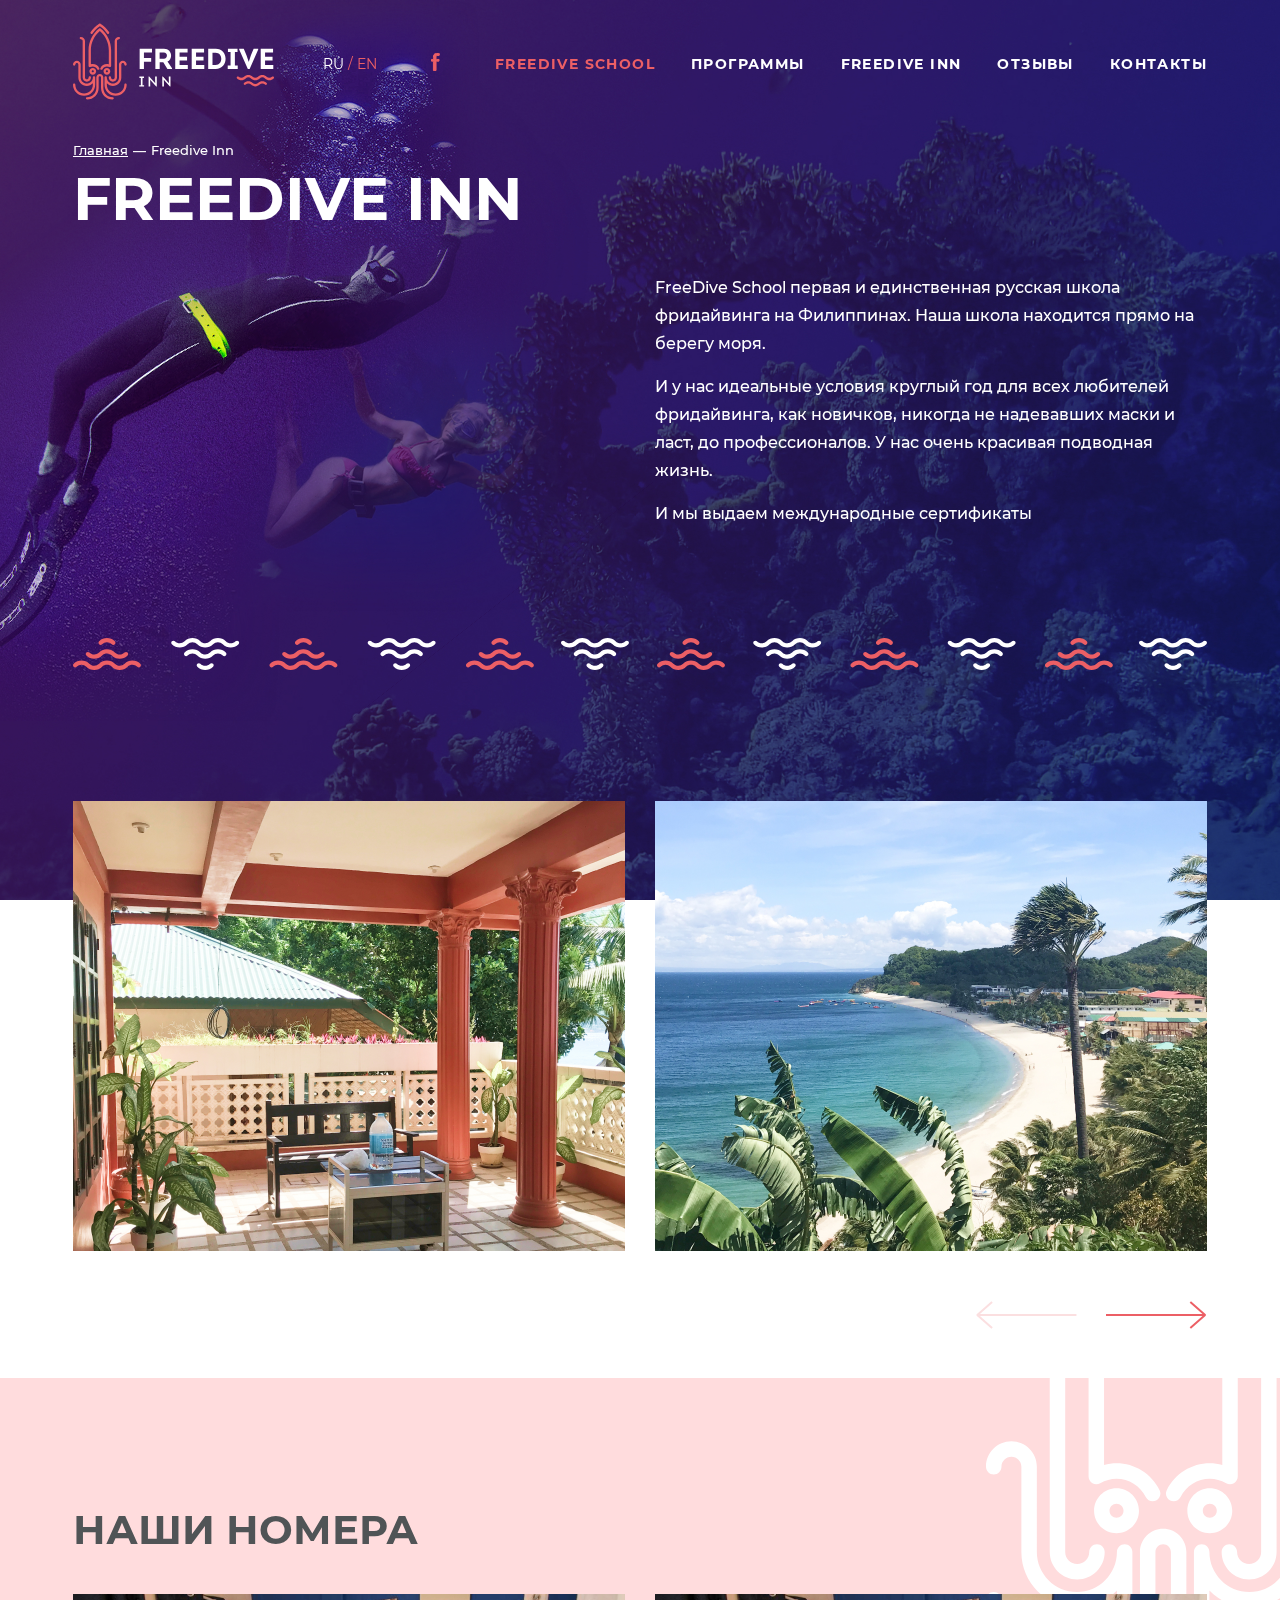
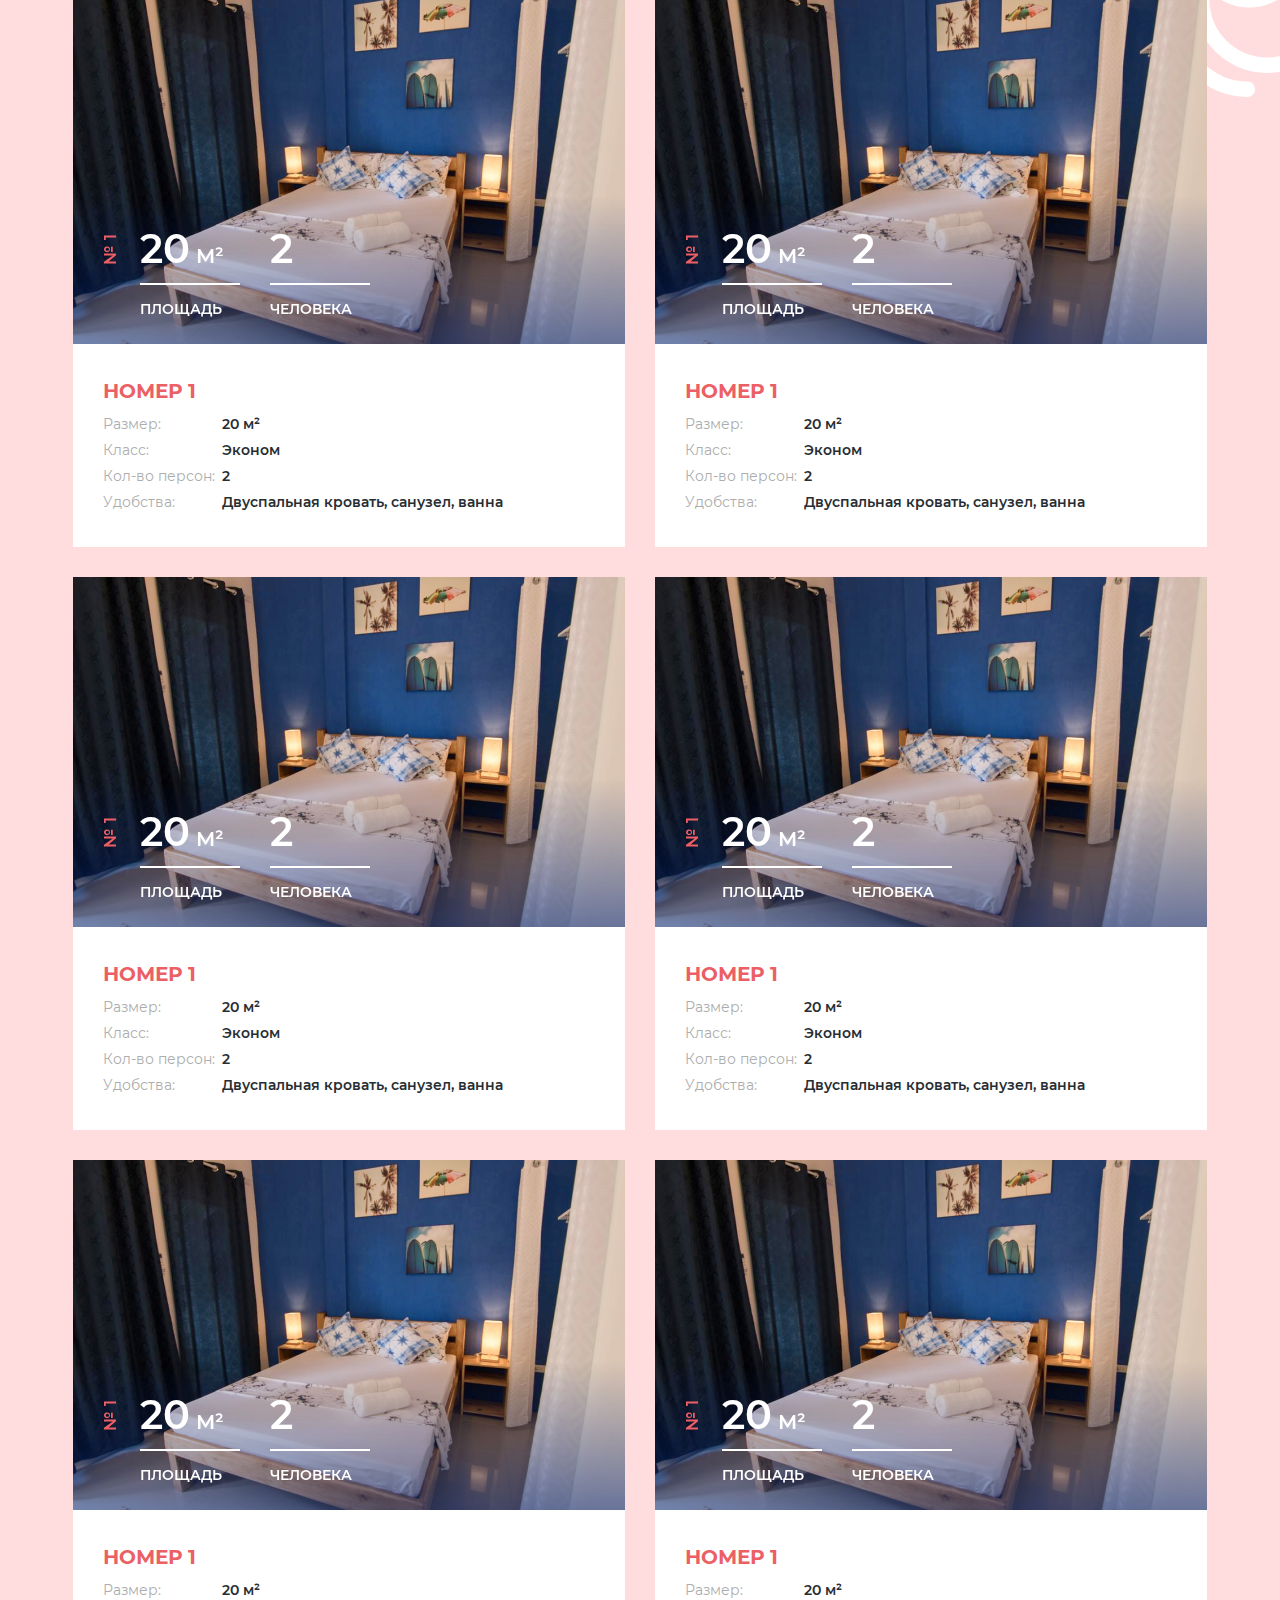
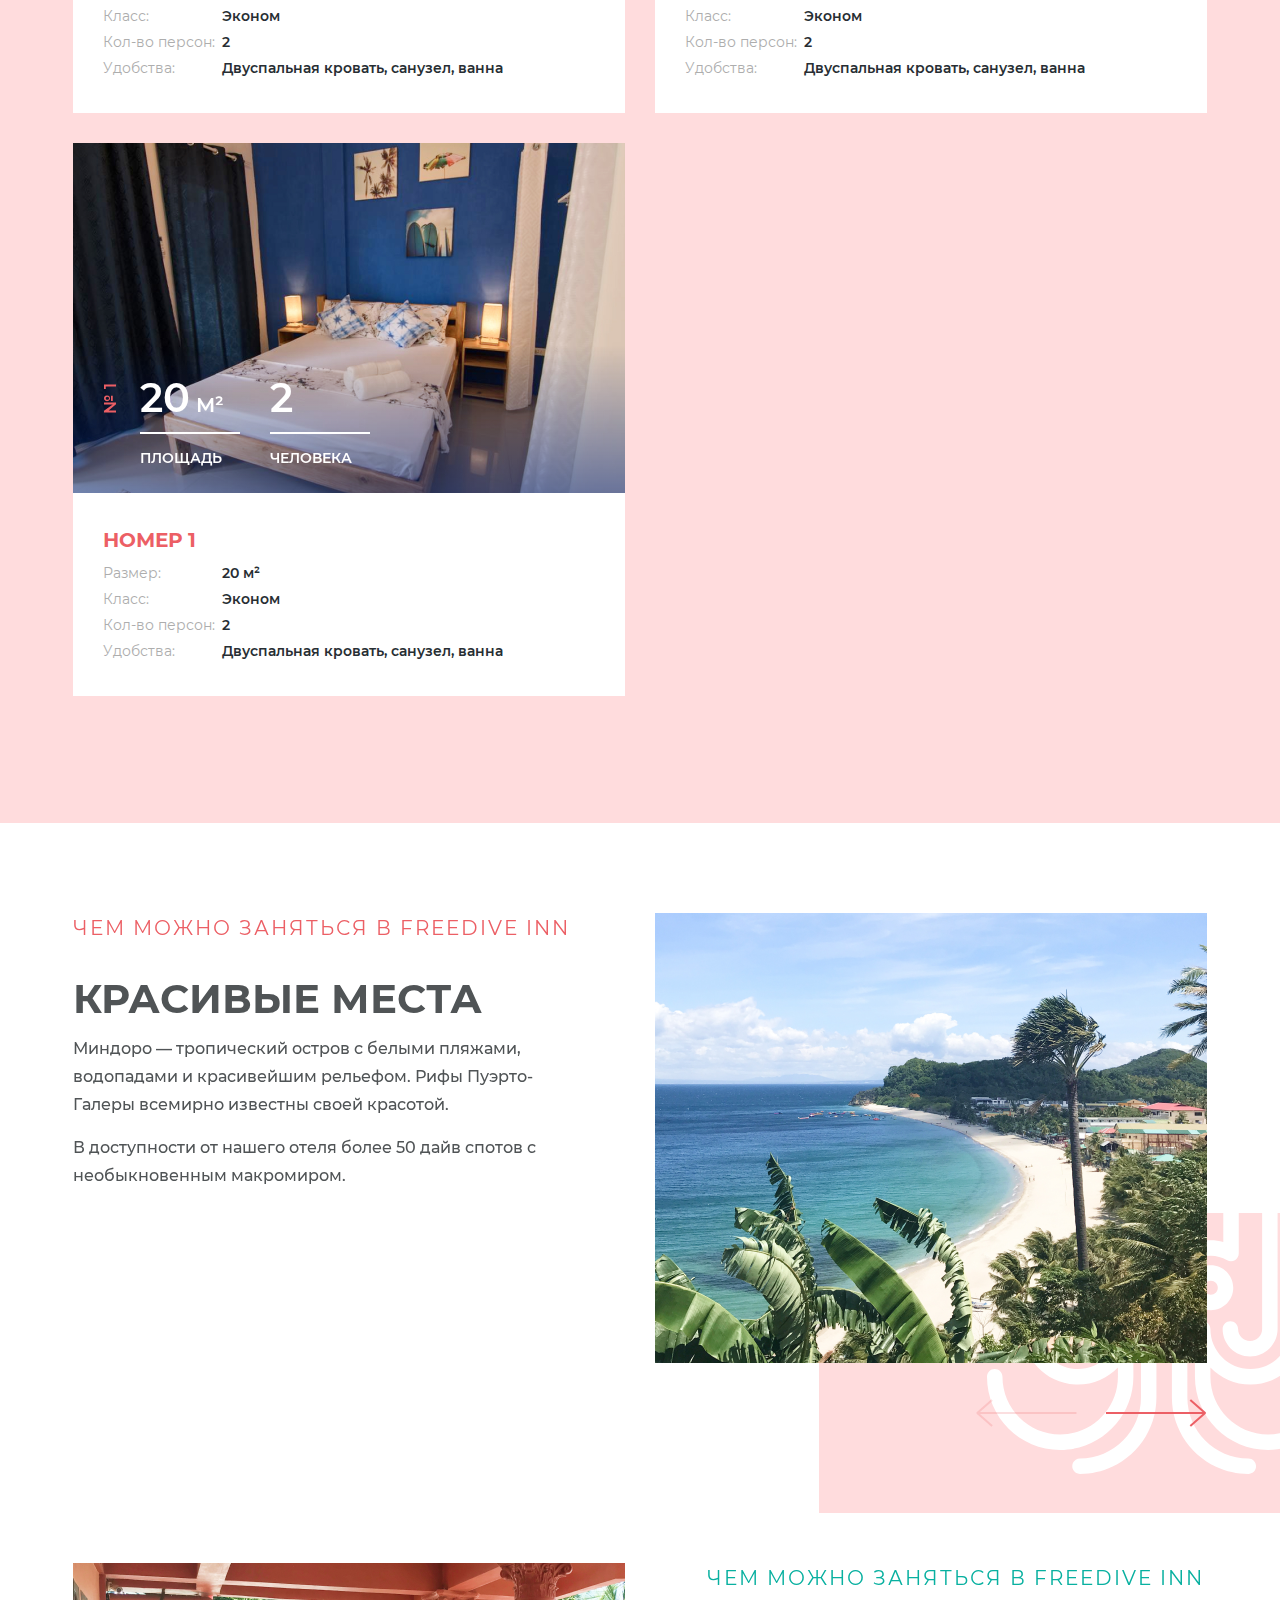
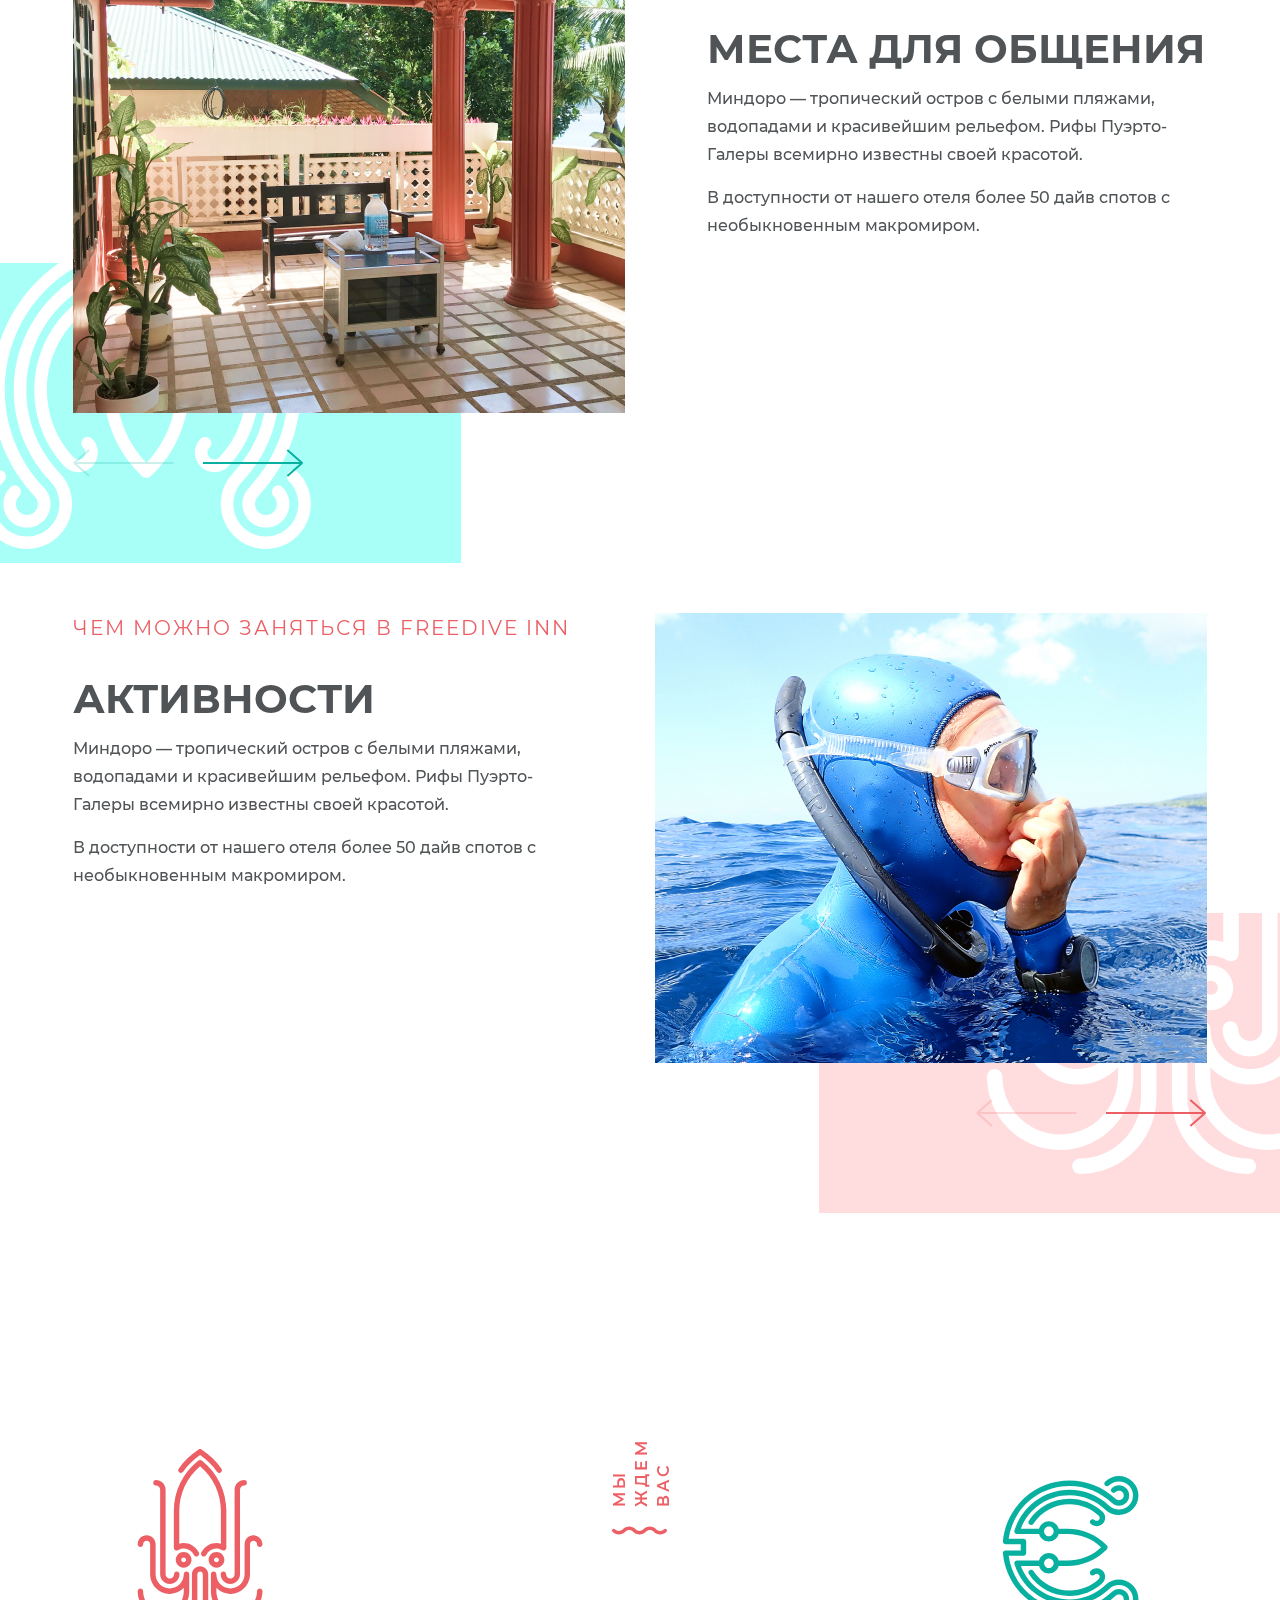
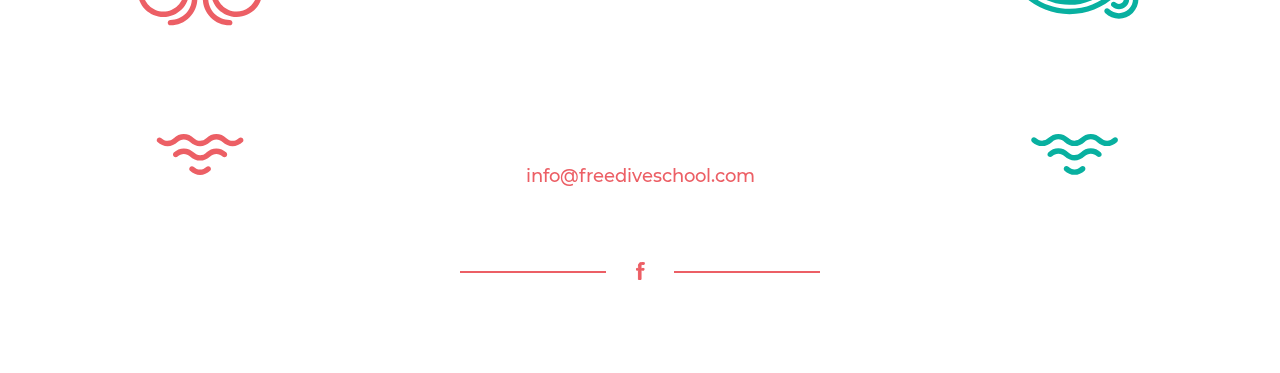
<file: hotel.html>
<!DOCTYPE html>
<html lang="ru">
  <head>
    <meta charset="utf-8">
    <meta name="viewport" content="width=device-width,initial-scale=1">
    <title>FreeDive Inn</title>
    <link rel="icon" href="favicon.ico">
    <link rel="stylesheet" href="js/bootstrap/css/bootstrap.css">
    <link rel="stylesheet" href="css/bootstrap-select.min.css">
    <link rel="stylesheet" href="css/slick.css">
    <link rel="stylesheet" href="js/fancybox/jquery.fancybox.min.css">
    <link rel="stylesheet" href="js/bootstrap-fileinput/css/fileinput.min.css">
    <link rel="stylesheet" href="css/main.css">
    <link rel="stylesheet" href="css/responsive.css">
    <link rel="stylesheet" href="css/animations.css">
  </head>
  <body>
    <div class="over-wrapper">
      <div id="mobile-indicator"></div>
      <div id="sm-indicator"></div>
      <header>
        <div class="container">
          <div class="header-content">
            <div class="row">
              <div class="header-col-1">
                <div class="header-logo"><a class="header-logo-content" href="/">
                    <div class="header-logo-pic"><img src="images/logo-pic.svg" alt="FreeDive Inn"></div>
                    <div class="header-logo-text"><img src="images/logo-text.svg" alt="FreeDive Inn"></div></a></div>
              </div>
              <div class="header-col-2">
                <div class="header-controls">
                  <div class="row">
                    <div class="header-lang">
                      <ul class="lang-selector">
                        <li><a class="active" href="#">Ru</a></li>
                        <li><a href="#">En</a></li>
                      </ul>
                    </div>
                    <div class="header-soclinks"><a class="soclink" href="#"><img class="svg-inline" src="images/ico-fb.svg"></a></div>
                  </div>
                </div>
              </div>
              <div class="header-col-3">
                <div class="navbar-trigger"><span></span><span></span><span></span></div>
                <div class="navbar-wrapper">
                  <div class="navbar-wrapper-inner">
                    <div class="close"></div>
                    <ul class="nav navbar-nav">
                      <li><a class="active" href="#"><span>Freedive school</span></a></li>
                      <li><a href="#"><span>Программы</span></a></li>
                      <li><a href="#"><span>Freedive Inn</span></a></li>
                      <li><a href="#"><span>Отзывы</span></a></li>
                      <li><a href="#"><span>Контакты</span></a></li>
                    </ul>
                    <div class="d-block d-md-none">
                      <div class="header-lang">
                        <ul class="lang-selector">
                          <li><a class="active" href="#">Ru</a></li>
                          <li><a href="#">En</a></li>
                        </ul>
                      </div>
                    </div>
                  </div>
                </div>
              </div>
            </div>
          </div>
        </div>
      </header>
      <main>
        <div class="page-bg" style="background-image: url(images/page-bg.jpg);"></div>
        <div class="page-wrapper">
          <div class="page-header diver-start diver-stop">
            <div class="diver-pic"><img src="images/divers.png"></div>
            <div class="container">
              <div class="page-header-top">
                <ul class="breadcrumb">
                  <li><a href="#">Главная</a></li>
                  <li><span>Freedive Inn</span></li>
                </ul>
                <h1>Freedive Inn</h1>
              </div>
              <div class="page-header-content">
                <div class="row">
                  <div class="col-12 col-md-6">
                    <div class="page-header-l"></div>
                  </div>
                  <div class="col-12 col-md-6">
                    <div class="page-header-r">
                      <p>FreeDive School первая и единственная русская школа фридайвинга на Филиппинах. Наша школа находится прямо на берегу моря.</p>
                      <p>И у нас идеальные условия круглый год для всех любителей фридайвинга, как новичков, никогда не надевавших маски и ласт, до профессионалов. У нас очень красивая подводная жизнь.</p>
                      <p>И мы выдаем международные сертификаты</p>
                    </div>
                  </div>
                </div>
              </div>
              <div class="page-header-deco page-header-deco-red"></div>
            </div>
          </div>
          <div class="page-body">
            <!-- Фотографии-->
            <div class="section section-photos">
              <div class="container">
                <div class="section-content">
                  <div class="photos-slider-wrapper">
                    <div class="photos-slider">
                      <div class="slide"><a href="files/photo-1.jpg" data-fancybox="hotel_gal"><img src="files/photo-1-tmb.jpg"></a></div>
                      <div class="slide"><a href="files/photo-2.jpg" data-fancybox="hotel_gal"><img src="files/photo-2-tmb.jpg"></a></div>
                      <div class="slide"><a href="files/photo-1.jpg" data-fancybox="hotel_gal"><img src="files/photo-1-tmb.jpg"></a></div>
                      <div class="slide"><a href="files/photo-2.jpg" data-fancybox="hotel_gal"><img src="files/photo-2-tmb.jpg"></a></div>
                    </div>
                  </div>
                </div>
              </div>
            </div>
            <!-- Фотографии END-->
            <!-- Номера-->
            <div class="section section-rooms">
              <div class="section-obj"><img src="images/squid-white.svg"></div>
              <div class="container">
                <div class="section-content">
                  <div class="section-header">
                    <div class="row">
                      <div class="section-header-l">
                        <h2>Наши номера</h2>
                      </div>
                    </div>
                  </div>
                  <div class="rooms-list">
                    <div class="row">
                      <div class="col-12 col-md-6">
                        <div class="room-tmb">
                          <div class="room-tmb-pic">
                            <div class="room-tmb-pic-inner">
                              <div class="room-pic-slider">
                                <div class="slide"><a href="files/room-1-1.jpg" data-fancybox="room_gal_1"><img src="files/room-1-1-tmb.jpg"></a></div>
                                <div class="slide"><a href="files/room-1-2.jpg" data-fancybox="room_gal_1"><img src="files/room-1-2-tmb.jpg"></a></div>
                              </div>
                            </div>
                            <div class="room-data-wrapper">
                              <div class="room-data-ttl">
                                <div class="cont">№ 1</div>
                              </div>
                              <div class="room-data">
                                <div class="room-data-tmb">
                                  <div class="room-data-tmb-num"><span>20</span> м&sup2;</div>
                                  <div class="room-data-tmb-ttl">площадь</div>
                                </div>
                                <div class="room-data-tmb">
                                  <div class="room-data-tmb-num"><span>2</span></div>
                                  <div class="room-data-tmb-ttl">человека</div>
                                </div>
                              </div>
                            </div>
                          </div>
                          <div class="room-tmb-descr">
                            <h3>Номер 1</h3>
                            <table class="room-info">
                              <tr>
                                <td class="name">Размер:</td>
                                <td class="val">20 м&sup2;</td>
                              </tr>
                              <tr>
                                <td class="name">Класс:</td>
                                <td class="val">Эконом</td>
                              </tr>
                              <tr>
                                <td class="name">Кол-во персон:</td>
                                <td class="val">2</td>
                              </tr>
                              <tr>
                                <td class="name">Удобства:</td>
                                <td class="val">Двуспальная кровать, санузел, ванна</td>
                              </tr>
                            </table>
                          </div>
                        </div>
                      </div>
                      <div class="col-12 col-md-6">
                        <div class="room-tmb">
                          <div class="room-tmb-pic">
                            <div class="room-tmb-pic-inner">
                              <div class="room-pic-slider">
                                <div class="slide"><a href="files/room-1-1.jpg" data-fancybox="room_gal_1"><img src="files/room-1-1-tmb.jpg"></a></div>
                                <div class="slide"><a href="files/room-1-2.jpg" data-fancybox="room_gal_1"><img src="files/room-1-2-tmb.jpg"></a></div>
                              </div>
                            </div>
                            <div class="room-data-wrapper">
                              <div class="room-data-ttl">
                                <div class="cont">№ 1</div>
                              </div>
                              <div class="room-data">
                                <div class="room-data-tmb">
                                  <div class="room-data-tmb-num"><span>20</span> м&sup2;</div>
                                  <div class="room-data-tmb-ttl">площадь</div>
                                </div>
                                <div class="room-data-tmb">
                                  <div class="room-data-tmb-num"><span>2</span></div>
                                  <div class="room-data-tmb-ttl">человека</div>
                                </div>
                              </div>
                            </div>
                          </div>
                          <div class="room-tmb-descr">
                            <h3>Номер 1</h3>
                            <table class="room-info">
                              <tr>
                                <td class="name">Размер:</td>
                                <td class="val">20 м&sup2;</td>
                              </tr>
                              <tr>
                                <td class="name">Класс:</td>
                                <td class="val">Эконом</td>
                              </tr>
                              <tr>
                                <td class="name">Кол-во персон:</td>
                                <td class="val">2</td>
                              </tr>
                              <tr>
                                <td class="name">Удобства:</td>
                                <td class="val">Двуспальная кровать, санузел, ванна</td>
                              </tr>
                            </table>
                          </div>
                        </div>
                      </div>
                      <div class="col-12 col-md-6">
                        <div class="room-tmb">
                          <div class="room-tmb-pic">
                            <div class="room-tmb-pic-inner">
                              <div class="room-pic-slider">
                                <div class="slide"><a href="files/room-1-1.jpg" data-fancybox="room_gal_1"><img src="files/room-1-1-tmb.jpg"></a></div>
                                <div class="slide"><a href="files/room-1-2.jpg" data-fancybox="room_gal_1"><img src="files/room-1-2-tmb.jpg"></a></div>
                              </div>
                            </div>
                            <div class="room-data-wrapper">
                              <div class="room-data-ttl">
                                <div class="cont">№ 1</div>
                              </div>
                              <div class="room-data">
                                <div class="room-data-tmb">
                                  <div class="room-data-tmb-num"><span>20</span> м&sup2;</div>
                                  <div class="room-data-tmb-ttl">площадь</div>
                                </div>
                                <div class="room-data-tmb">
                                  <div class="room-data-tmb-num"><span>2</span></div>
                                  <div class="room-data-tmb-ttl">человека</div>
                                </div>
                              </div>
                            </div>
                          </div>
                          <div class="room-tmb-descr">
                            <h3>Номер 1</h3>
                            <table class="room-info">
                              <tr>
                                <td class="name">Размер:</td>
                                <td class="val">20 м&sup2;</td>
                              </tr>
                              <tr>
                                <td class="name">Класс:</td>
                                <td class="val">Эконом</td>
                              </tr>
                              <tr>
                                <td class="name">Кол-во персон:</td>
                                <td class="val">2</td>
                              </tr>
                              <tr>
                                <td class="name">Удобства:</td>
                                <td class="val">Двуспальная кровать, санузел, ванна</td>
                              </tr>
                            </table>
                          </div>
                        </div>
                      </div>
                      <div class="col-12 col-md-6">
                        <div class="room-tmb">
                          <div class="room-tmb-pic">
                            <div class="room-tmb-pic-inner">
                              <div class="room-pic-slider">
                                <div class="slide"><a href="files/room-1-1.jpg" data-fancybox="room_gal_1"><img src="files/room-1-1-tmb.jpg"></a></div>
                                <div class="slide"><a href="files/room-1-2.jpg" data-fancybox="room_gal_1"><img src="files/room-1-2-tmb.jpg"></a></div>
                              </div>
                            </div>
                            <div class="room-data-wrapper">
                              <div class="room-data-ttl">
                                <div class="cont">№ 1</div>
                              </div>
                              <div class="room-data">
                                <div class="room-data-tmb">
                                  <div class="room-data-tmb-num"><span>20</span> м&sup2;</div>
                                  <div class="room-data-tmb-ttl">площадь</div>
                                </div>
                                <div class="room-data-tmb">
                                  <div class="room-data-tmb-num"><span>2</span></div>
                                  <div class="room-data-tmb-ttl">человека</div>
                                </div>
                              </div>
                            </div>
                          </div>
                          <div class="room-tmb-descr">
                            <h3>Номер 1</h3>
                            <table class="room-info">
                              <tr>
                                <td class="name">Размер:</td>
                                <td class="val">20 м&sup2;</td>
                              </tr>
                              <tr>
                                <td class="name">Класс:</td>
                                <td class="val">Эконом</td>
                              </tr>
                              <tr>
                                <td class="name">Кол-во персон:</td>
                                <td class="val">2</td>
                              </tr>
                              <tr>
                                <td class="name">Удобства:</td>
                                <td class="val">Двуспальная кровать, санузел, ванна</td>
                              </tr>
                            </table>
                          </div>
                        </div>
                      </div>
                      <div class="col-12 col-md-6">
                        <div class="room-tmb">
                          <div class="room-tmb-pic">
                            <div class="room-tmb-pic-inner">
                              <div class="room-pic-slider">
                                <div class="slide"><a href="files/room-1-1.jpg" data-fancybox="room_gal_1"><img src="files/room-1-1-tmb.jpg"></a></div>
                                <div class="slide"><a href="files/room-1-2.jpg" data-fancybox="room_gal_1"><img src="files/room-1-2-tmb.jpg"></a></div>
                              </div>
                            </div>
                            <div class="room-data-wrapper">
                              <div class="room-data-ttl">
                                <div class="cont">№ 1</div>
                              </div>
                              <div class="room-data">
                                <div class="room-data-tmb">
                                  <div class="room-data-tmb-num"><span>20</span> м&sup2;</div>
                                  <div class="room-data-tmb-ttl">площадь</div>
                                </div>
                                <div class="room-data-tmb">
                                  <div class="room-data-tmb-num"><span>2</span></div>
                                  <div class="room-data-tmb-ttl">человека</div>
                                </div>
                              </div>
                            </div>
                          </div>
                          <div class="room-tmb-descr">
                            <h3>Номер 1</h3>
                            <table class="room-info">
                              <tr>
                                <td class="name">Размер:</td>
                                <td class="val">20 м&sup2;</td>
                              </tr>
                              <tr>
                                <td class="name">Класс:</td>
                                <td class="val">Эконом</td>
                              </tr>
                              <tr>
                                <td class="name">Кол-во персон:</td>
                                <td class="val">2</td>
                              </tr>
                              <tr>
                                <td class="name">Удобства:</td>
                                <td class="val">Двуспальная кровать, санузел, ванна</td>
                              </tr>
                            </table>
                          </div>
                        </div>
                      </div>
                      <div class="col-12 col-md-6">
                        <div class="room-tmb">
                          <div class="room-tmb-pic">
                            <div class="room-tmb-pic-inner">
                              <div class="room-pic-slider">
                                <div class="slide"><a href="files/room-1-1.jpg" data-fancybox="room_gal_1"><img src="files/room-1-1-tmb.jpg"></a></div>
                                <div class="slide"><a href="files/room-1-2.jpg" data-fancybox="room_gal_1"><img src="files/room-1-2-tmb.jpg"></a></div>
                              </div>
                            </div>
                            <div class="room-data-wrapper">
                              <div class="room-data-ttl">
                                <div class="cont">№ 1</div>
                              </div>
                              <div class="room-data">
                                <div class="room-data-tmb">
                                  <div class="room-data-tmb-num"><span>20</span> м&sup2;</div>
                                  <div class="room-data-tmb-ttl">площадь</div>
                                </div>
                                <div class="room-data-tmb">
                                  <div class="room-data-tmb-num"><span>2</span></div>
                                  <div class="room-data-tmb-ttl">человека</div>
                                </div>
                              </div>
                            </div>
                          </div>
                          <div class="room-tmb-descr">
                            <h3>Номер 1</h3>
                            <table class="room-info">
                              <tr>
                                <td class="name">Размер:</td>
                                <td class="val">20 м&sup2;</td>
                              </tr>
                              <tr>
                                <td class="name">Класс:</td>
                                <td class="val">Эконом</td>
                              </tr>
                              <tr>
                                <td class="name">Кол-во персон:</td>
                                <td class="val">2</td>
                              </tr>
                              <tr>
                                <td class="name">Удобства:</td>
                                <td class="val">Двуспальная кровать, санузел, ванна</td>
                              </tr>
                            </table>
                          </div>
                        </div>
                      </div>
                      <div class="col-12 col-md-6">
                        <div class="room-tmb">
                          <div class="room-tmb-pic">
                            <div class="room-tmb-pic-inner">
                              <div class="room-pic-slider">
                                <div class="slide"><a href="files/room-1-1.jpg" data-fancybox="room_gal_1"><img src="files/room-1-1-tmb.jpg"></a></div>
                                <div class="slide"><a href="files/room-1-2.jpg" data-fancybox="room_gal_1"><img src="files/room-1-2-tmb.jpg"></a></div>
                              </div>
                            </div>
                            <div class="room-data-wrapper">
                              <div class="room-data-ttl">
                                <div class="cont">№ 1</div>
                              </div>
                              <div class="room-data">
                                <div class="room-data-tmb">
                                  <div class="room-data-tmb-num"><span>20</span> м&sup2;</div>
                                  <div class="room-data-tmb-ttl">площадь</div>
                                </div>
                                <div class="room-data-tmb">
                                  <div class="room-data-tmb-num"><span>2</span></div>
                                  <div class="room-data-tmb-ttl">человека</div>
                                </div>
                              </div>
                            </div>
                          </div>
                          <div class="room-tmb-descr">
                            <h3>Номер 1</h3>
                            <table class="room-info">
                              <tr>
                                <td class="name">Размер:</td>
                                <td class="val">20 м&sup2;</td>
                              </tr>
                              <tr>
                                <td class="name">Класс:</td>
                                <td class="val">Эконом</td>
                              </tr>
                              <tr>
                                <td class="name">Кол-во персон:</td>
                                <td class="val">2</td>
                              </tr>
                              <tr>
                                <td class="name">Удобства:</td>
                                <td class="val">Двуспальная кровать, санузел, ванна</td>
                              </tr>
                            </table>
                          </div>
                        </div>
                      </div>
                    </div>
                  </div>
                </div>
              </div>
            </div>
            <!-- Номера END-->
            <!-- Контент страницы-->
            <div class="section section-page-content">
              <div class="container">
                <div class="section-content">
                  <div class="article-block">
                    <div class="row">
                      <div class="article-block-descr">
                        <div class="article-block-sub-ttl">
                          <p>Чем можно заняться в&nbsp;FreeDive&nbsp;Inn</p>
                        </div>
                        <h2>Красивые места</h2>
                        <p>Миндоро — тропический остров с белыми пляжами, водопадами и красивейшим рельефом. Рифы Пуэрто-Галеры всемирно известны своей красотой.</p>
                        <p>В доступности от нашего отеля более 50 дайв спотов с необыкновенным макромиром.</p>
                      </div>
                      <div class="article-block-pic">
                        <div class="article-gallery-wrapper">
                          <div class="section-obj article-gallery-obj"></div>
                          <div class="article-gallery">
                            <div class="slide"><img src="files/article-gallery-1.jpg"></div>
                            <div class="slide"><img src="files/article-gallery-2.jpg"></div>
                            <div class="slide"><img src="files/article-gallery-3.jpg"></div>
                          </div>
                        </div>
                      </div>
                    </div>
                  </div>
                  <div class="article-block article-block-alt">
                    <div class="row">
                      <div class="article-block-descr">
                        <div class="article-block-sub-ttl">
                          <p>Чем можно заняться в&nbsp;FreeDive&nbsp;Inn</p>
                        </div>
                        <h2>Места для общения</h2>
                        <p>Миндоро — тропический остров с белыми пляжами, водопадами и красивейшим рельефом. Рифы Пуэрто-Галеры всемирно известны своей красотой.</p>
                        <p>В доступности от нашего отеля более 50 дайв спотов с необыкновенным макромиром.</p>
                      </div>
                      <div class="article-block-pic">
                        <div class="article-gallery-wrapper">
                          <div class="section-obj article-gallery-obj"></div>
                          <div class="article-gallery">
                            <div class="slide"><img src="files/article-gallery-2.jpg"></div>
                            <div class="slide"><img src="files/article-gallery-3.jpg"></div>
                            <div class="slide"><img src="files/article-gallery-1.jpg"></div>
                          </div>
                        </div>
                      </div>
                    </div>
                  </div>
                  <div class="article-block">
                    <div class="row">
                      <div class="article-block-descr">
                        <div class="article-block-sub-ttl">
                          <p>Чем можно заняться в&nbsp;FreeDive&nbsp;Inn</p>
                        </div>
                        <h2>Активности</h2>
                        <p>Миндоро — тропический остров с белыми пляжами, водопадами и красивейшим рельефом. Рифы Пуэрто-Галеры всемирно известны своей красотой.</p>
                        <p>В доступности от нашего отеля более 50 дайв спотов с необыкновенным макромиром.</p>
                      </div>
                      <div class="article-block-pic">
                        <div class="article-gallery-wrapper">
                          <div class="section-obj article-gallery-obj"></div>
                          <div class="article-gallery">
                            <div class="slide"><img src="files/article-gallery-3.jpg"></div>
                            <div class="slide"><img src="files/article-gallery-1.jpg"></div>
                            <div class="slide"><img src="files/article-gallery-2.jpg"></div>
                          </div>
                        </div>
                      </div>
                    </div>
                  </div>
                </div>
              </div>
            </div>
            <!-- Контент страницы END-->
          </div>
        </div>
      </main>
      <footer>
        <div class="container">
          <div class="footer-content">
            <div class="row">
              <div class="footer-col-1">
                <div class="footer-logo"><a href="/"><img src="images/logo-footer-inn.svg" alt="FreeDive Inn"></a></div>
              </div>
              <div class="footer-col-2">
                <div class="footer-welcome">
                  <div class="cont">Мы<br>ждем<br>вас</div>
                </div>
                <div class="footer-phone"><a href="tel: +7 (926) 768-16-16">+7 (926) 768-16-16</a></div>
                <div class="messengers footer-messengers"><a class="messenger" href="#"><img class="svg-inline" src="images/messenger-whatsapp.svg"></a><a class="messenger" href="#"><img class="svg-inline" src="images/messenger-telegram.svg"></a></div>
                <div class="footer-text">
                  <div class="footer-address">
                    <p>Philippines, Oriental Mindoro, Puerto Galera, Aninuan Beach</p>
                  </div>
                  <div class="footer-email">
                    <p><a href="mailto:info@freediveschool.com">info@freediveschool.com</a></p>
                  </div>
                </div>
                <div class="footer-soclinks-wrapper">
                  <div class="footer-soclinks"><a class="soclink" href="#"><img class="svg-inline" src="images/ico-fb.svg"></a></div>
                </div>
              </div>
              <div class="footer-col-3">
                <div class="footer-logo"><a href="/"><img src="images/logo-footer-school.svg" alt="FreeDive School"></a></div>
              </div>
            </div>
          </div>
        </div>
      </footer>
      <div class="modal fade map-modal" id="mapModal" tabindex="-1">
        <div class="modal-dialog">
          <div class="modal-content">
            <button class="close" type="button" data-dismiss="modal" aria-label="Close"><img class="svg-inline" src="images/close-modal.svg"></button>
            <div class="modal-content-inner">
              <div class="modal-body">
                <div class="contacts-map-modal" id="contactsMapModal"></div>
              </div>
            </div>
          </div>
        </div>
      </div>
      <div class="modal fade form-modal" id="callbackModal" tabindex="-1">
        <div class="modal-dialog">
          <div class="modal-content">
            <button class="close" type="button" data-dismiss="modal" aria-label="Close"><img class="svg-inline" src="images/close-modal.svg"></button>
            <div class="modal-content-inner">
              <div class="modal-header">
                <div class="h2">Заказать<br>обратный звонок</div>
                <div class="modal-info">
                  <p>Оставьте заявку и&nbsp;мы&nbsp;перезвоним вам в&nbsp;течение 15&nbsp;минут</p>
                </div>
              </div>
              <div class="modal-body">
                <div class="form-alt modal-form">
                  <form>
                    <div class="row">
                      <div class="col-12 col-md-6">
                        <div class="form-group">
                          <label class="placeholder" for="callback_name">Ваше имя</label>
                          <input type="text" name="callback_name" id="callback_name" required>
                        </div>
                      </div>
                      <div class="col-12 col-md-6">
                        <div class="form-group">
                          <label class="placeholder" for="callback_phone">+7 (000) 000-00-00</label>
                          <input class="input-phone" type="text" name="callback_phone" id="callback_phone" required>
                        </div>
                      </div>
                      <div class="col-12 col-md-6">
                        <div class="form-footer">
                          <button class="btn btn-1" type="submit">Отправить</button>
                        </div>
                      </div>
                      <div class="col-12 col-md-6">
                        <div class="form-agree">
                          <p>Нажимая кнопку “Отправить”, я даю свое согласие с&nbsp;<a href="#">Условиями обработки персональных данных</a></p>
                        </div>
                      </div>
                    </div>
                  </form>
                </div>
              </div>
            </div>
          </div>
        </div>
      </div>
      <div class="modal fade success-modal" id="successModal" tabindex="-1">
        <div class="modal-dialog">
          <div class="modal-content">
            <button class="close" type="button" data-dismiss="modal" aria-label="Close"><img class="svg-inline" src="images/close-modal.svg"></button>
            <div class="modal-header">
              <div class="h2"><span>Ваша заявка успешно принята!</span></div>
            </div>
            <div class="modal-body">
              <div class="text">
                <p>Перезвоним в течение 15 минут</p>
              </div>
              <div class="success-modal-button">
                <button class="btn btn-1" type="button" data-dismiss="modal" aria-label="Close">Закрыть</button>
              </div>
            </div>
          </div>
        </div>
      </div>
      <script src="js/jquery-3.3.1.min.js"></script>
      <script src="js/bootstrap/js/bootstrap.bundle.min.js"></script>
      <script src="js/bootstrap-select.min.js"></script>
      <script src="js/jquery.validate.min.js"></script>
      <script src="js/additional-methods.min.js"></script>
      <script src="js/jquery.maskedinput.min.js"></script>
      <script src="js/wNumb.min.js"></script>
      <script src="js/slick.min.js"></script>
      <script src="js/fancybox/jquery.fancybox.min.js"></script>
      <script src="js/greensock/TweenMax.min.js"></script>
      <script src="js/greensock/plugins/CSSRulePlugin.min.js"></script>
      <script src="js/greensock/plugins/ScrollToPlugin.min.js"></script>
      <script src="js/iscroll-probe.js"></script>
      <script src="js/scrollmagic/ScrollMagic.min.js"></script>
      <script src="js/scrollmagic/plugins/animation.gsap.min.js"></script>
      <script src="js/jquery.mousewheel.js"></script>
      <script src="js/bootstrap-fileinput/js/fileinput.min.js"></script>
      <script src="https://api-maps.yandex.ru/2.1/?lang=ru_RU"></script>
      <script src="js/main.js"></script>
      <script src="js/animations.js"></script>
    </div>
  </body>
</html>
</file>
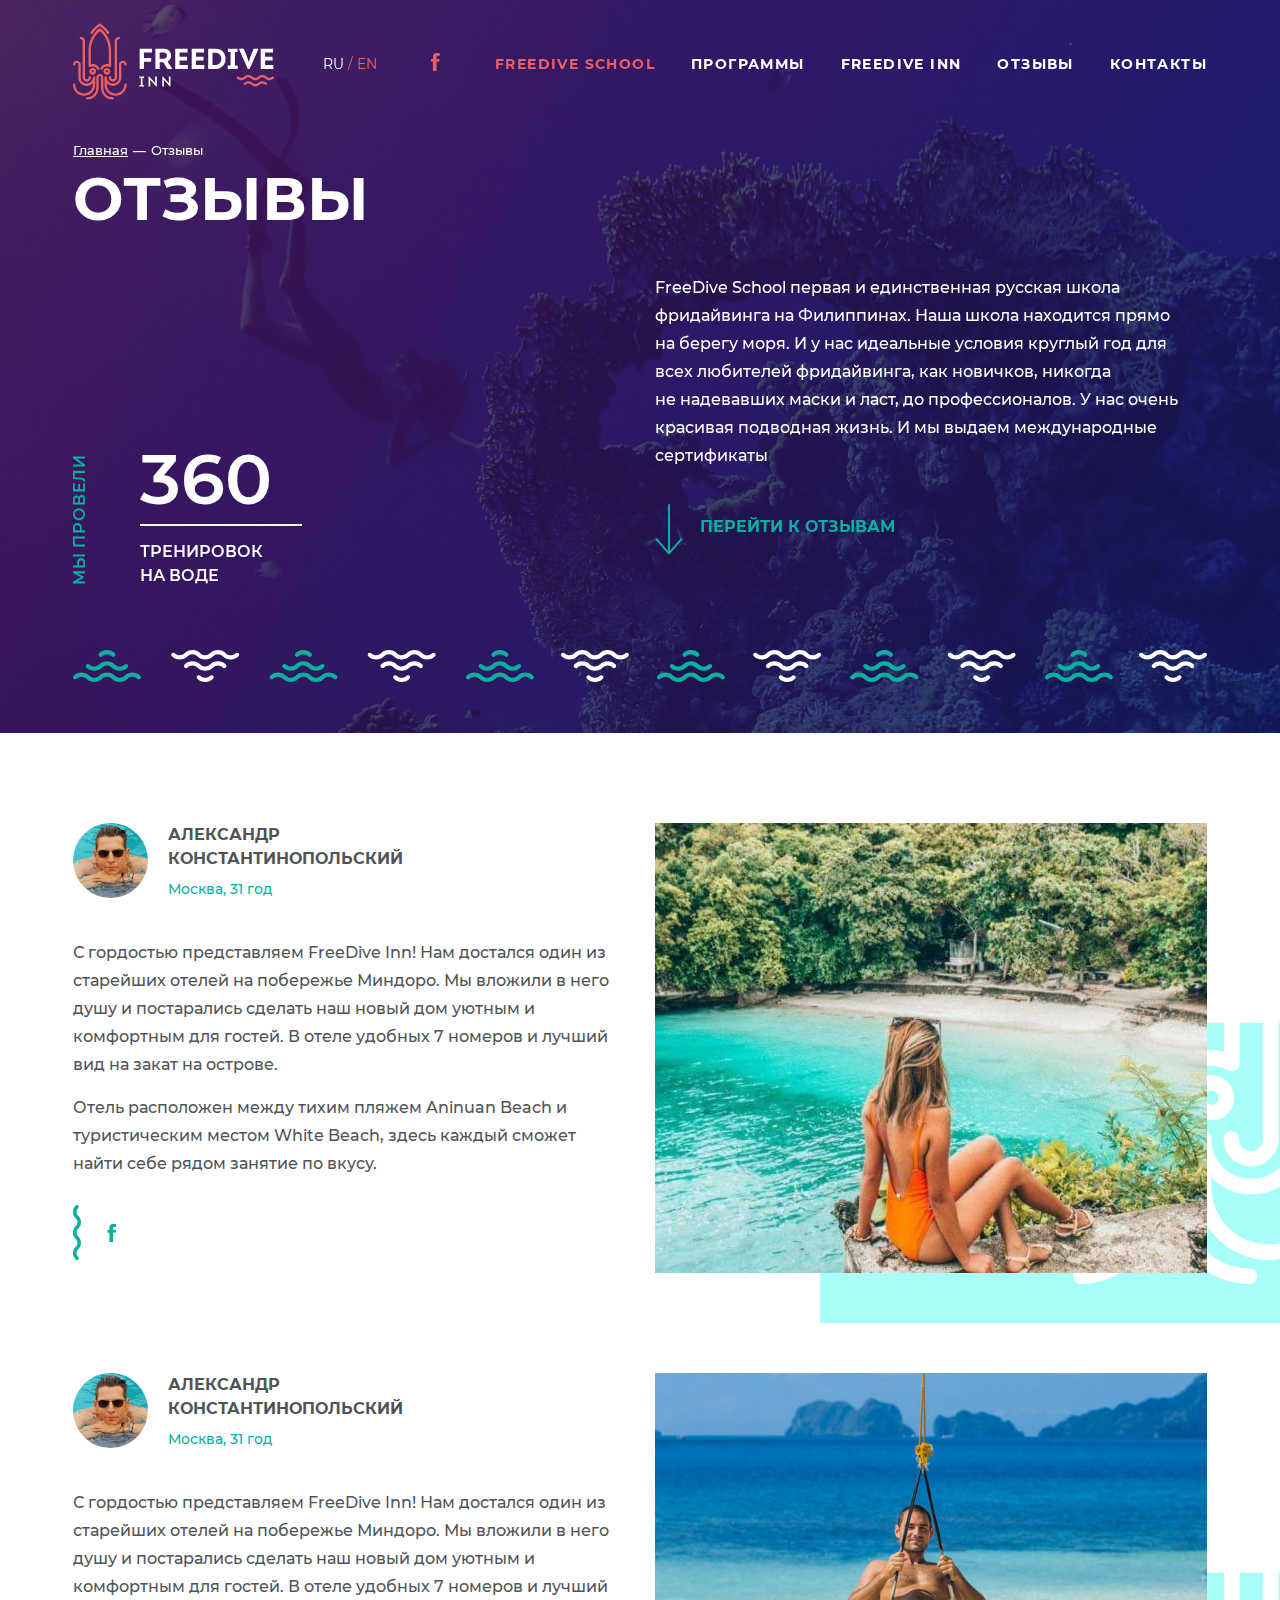
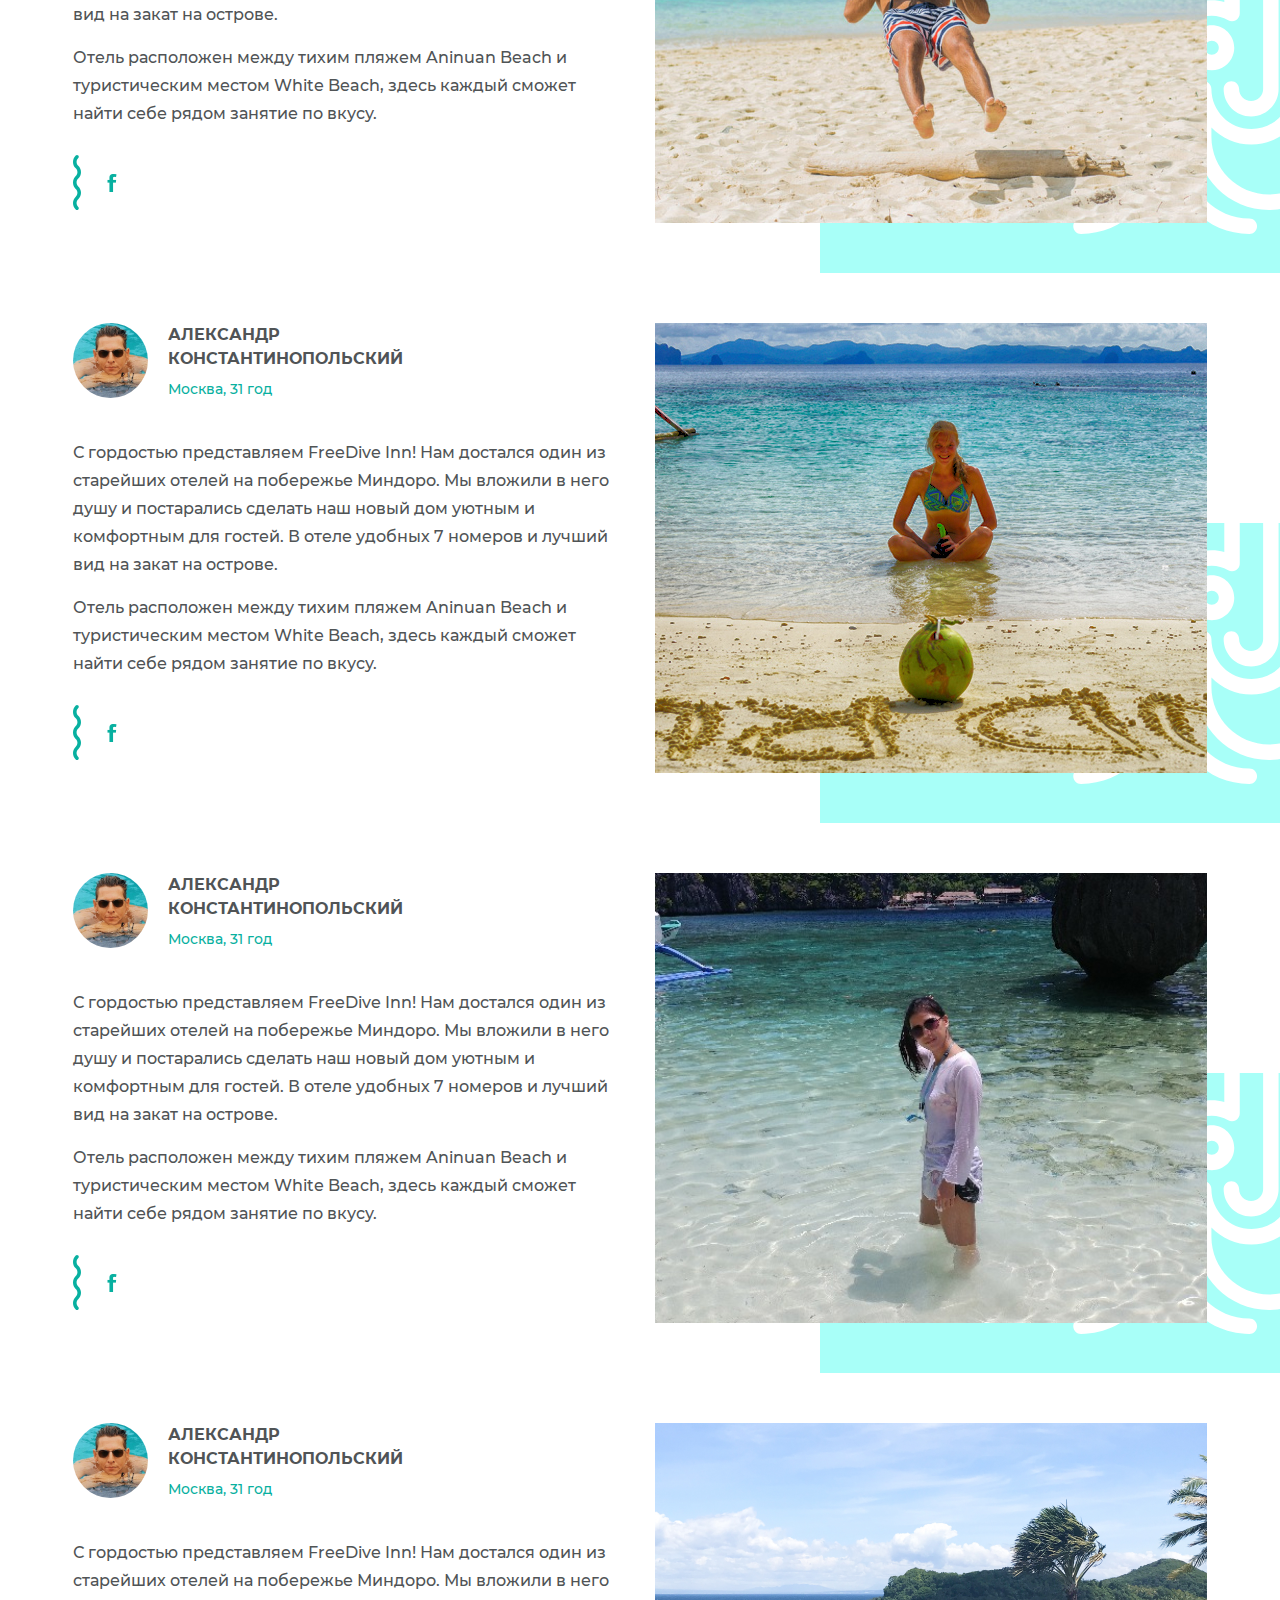
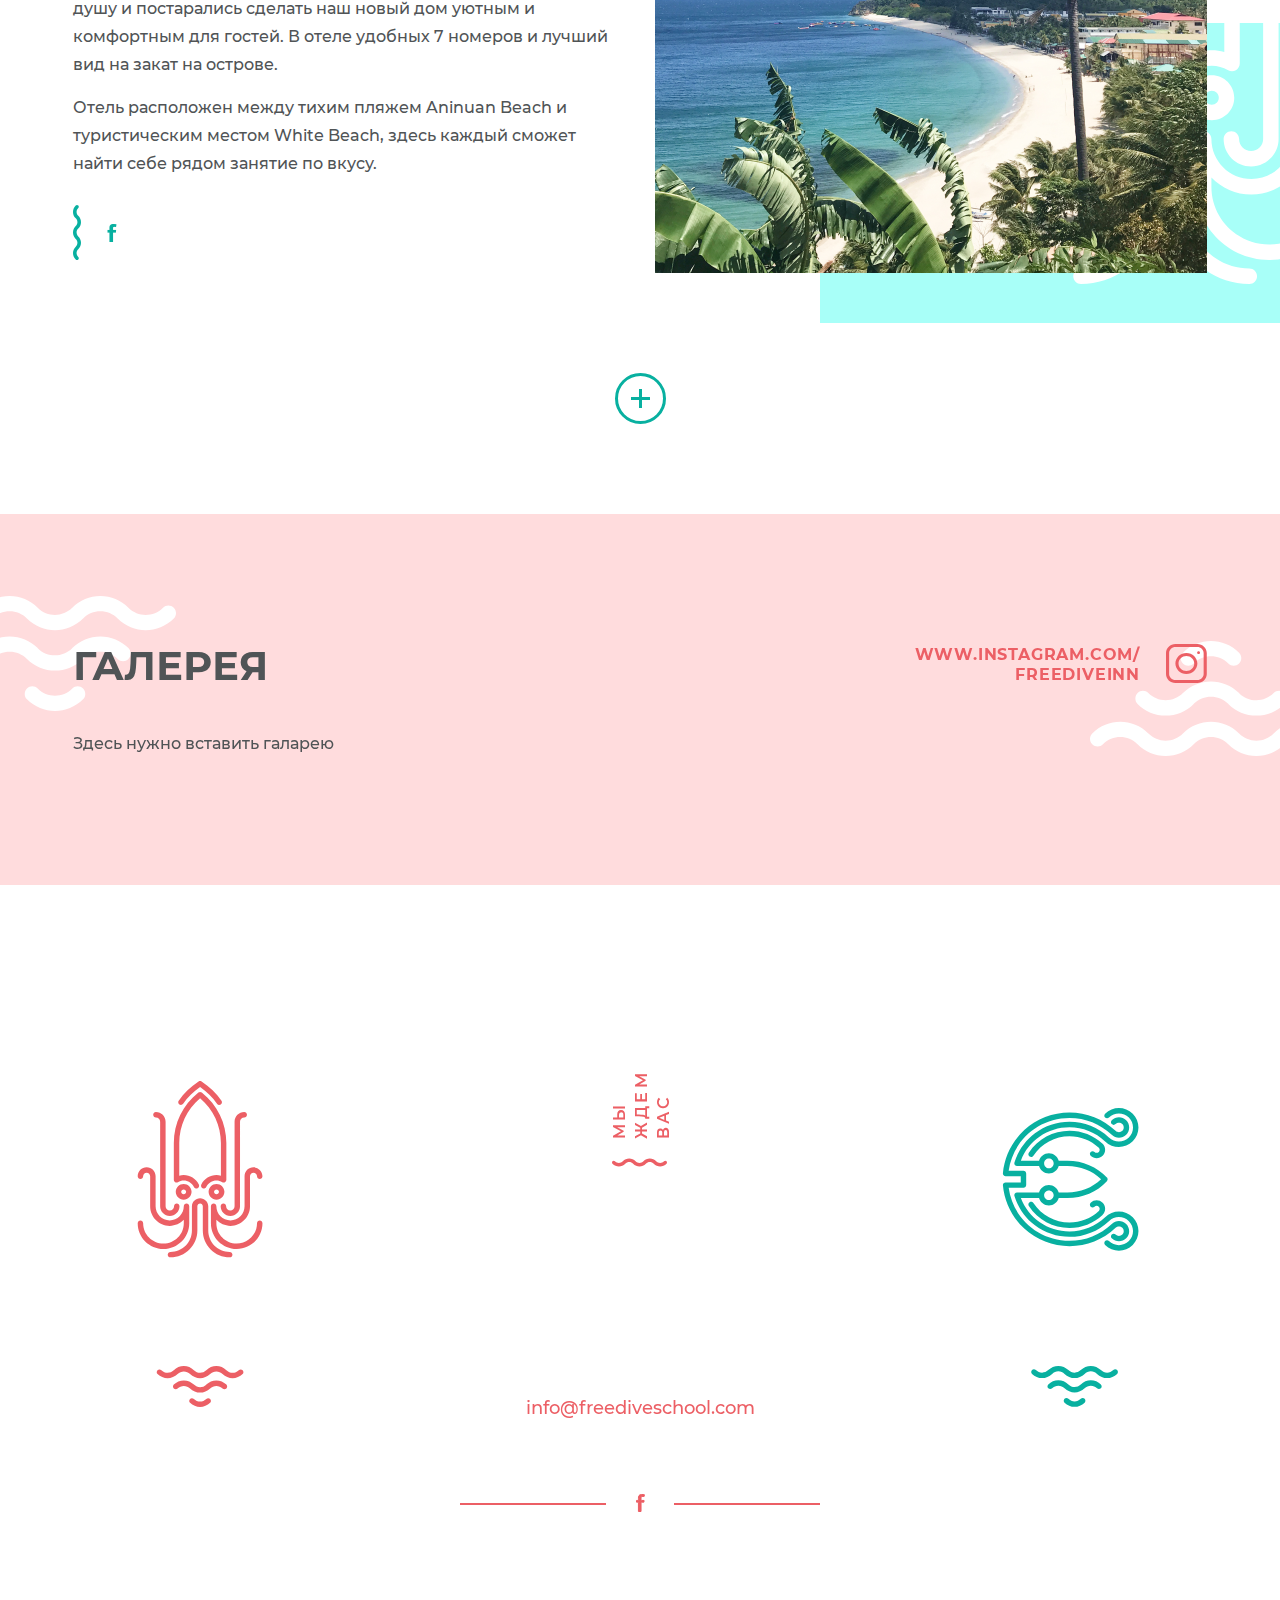
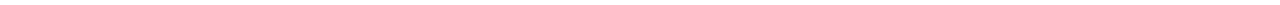
<file: reviews.html>
<!DOCTYPE html>
<html lang="ru">
  <head>
    <meta charset="utf-8">
    <meta name="viewport" content="width=device-width,initial-scale=1">
    <title>FreeDive Inn</title>
    <link rel="icon" href="favicon.ico">
    <link rel="stylesheet" href="js/bootstrap/css/bootstrap.css">
    <link rel="stylesheet" href="css/bootstrap-select.min.css">
    <link rel="stylesheet" href="css/slick.css">
    <link rel="stylesheet" href="js/fancybox/jquery.fancybox.min.css">
    <link rel="stylesheet" href="js/bootstrap-fileinput/css/fileinput.min.css">
    <link rel="stylesheet" href="css/main.css">
    <link rel="stylesheet" href="css/responsive.css">
    <link rel="stylesheet" href="css/animations.css">
  </head>
  <body>
    <div class="over-wrapper">
      <div id="mobile-indicator"></div>
      <div id="sm-indicator"></div>
      <header>
        <div class="container">
          <div class="header-content">
            <div class="row">
              <div class="header-col-1">
                <div class="header-logo"><a class="header-logo-content" href="/">
                    <div class="header-logo-pic"><img src="images/logo-pic.svg" alt="FreeDive Inn"></div>
                    <div class="header-logo-text"><img src="images/logo-text.svg" alt="FreeDive Inn"></div></a></div>
              </div>
              <div class="header-col-2">
                <div class="header-controls">
                  <div class="row">
                    <div class="header-lang">
                      <ul class="lang-selector">
                        <li><a class="active" href="#">Ru</a></li>
                        <li><a href="#">En</a></li>
                      </ul>
                    </div>
                    <div class="header-soclinks"><a class="soclink" href="#"><img class="svg-inline" src="images/ico-fb.svg"></a></div>
                  </div>
                </div>
              </div>
              <div class="header-col-3">
                <div class="navbar-trigger"><span></span><span></span><span></span></div>
                <div class="navbar-wrapper">
                  <div class="navbar-wrapper-inner">
                    <div class="close"></div>
                    <ul class="nav navbar-nav">
                      <li><a class="active" href="#"><span>Freedive school</span></a></li>
                      <li><a href="#"><span>Программы</span></a></li>
                      <li><a href="#"><span>Freedive Inn</span></a></li>
                      <li><a href="#"><span>Отзывы</span></a></li>
                      <li><a href="#"><span>Контакты</span></a></li>
                    </ul>
                    <div class="d-block d-md-none">
                      <div class="header-lang">
                        <ul class="lang-selector">
                          <li><a class="active" href="#">Ru</a></li>
                          <li><a href="#">En</a></li>
                        </ul>
                      </div>
                    </div>
                  </div>
                </div>
              </div>
            </div>
          </div>
        </div>
      </header>
      <main>
        <div class="page-bg" style="background-image: url(images/page-bg.jpg);"></div>
        <div class="page-wrapper">
          <div class="page-header">
            <div class="container">
              <div class="page-header-top">
                <ul class="breadcrumb">
                  <li><a href="#">Главная</a></li>
                  <li><span>Отзывы</span></li>
                </ul>
                <h1>Отзывы</h1>
              </div>
              <div class="page-header-content">
                <div class="row">
                  <div class="col-12 col-md-6">
                    <div class="page-header-l">
                      <div class="page-header-l-content">
                        <div class="num-list-wrapper">
                          <div class="num-list-ttl"><span>Мы провели</span></div>
                          <div class="num-list">
                            <div class="num-tmb">
                              <div class="num-tmb-num">360</div>
                              <div class="num-tmb-ttl">
                                <p>Тренировок на&nbsp;воде</p>
                              </div>
                            </div>
                          </div>
                        </div>
                      </div>
                    </div>
                  </div>
                  <div class="col-12 col-md-6">
                    <div class="page-header-r">
                      <p>FreeDive School первая и&nbsp;единственная русская школа фридайвинга на&nbsp;Филиппинах. Наша школа находится прямо на&nbsp;берегу моря. И&nbsp;у&nbsp;нас идеальные условия круглый год для всех любителей фридайвинга, как новичков, никогда не&nbsp;надевавших маски и&nbsp;ласт, до&nbsp;профессионалов. У&nbsp;нас очень красивая подводная жизнь. И&nbsp;мы&nbsp;выдаем международные сертификаты</p>
                      <div class="page-header-button"><a class="btn btn-fwd" href="#">Перейти к&nbsp;отзывам</a></div>
                    </div>
                  </div>
                </div>
              </div>
              <div class="page-header-deco page-header-deco-green"></div>
            </div>
          </div>
          <div class="page-body">
            <!-- Контент страницы-->
            <div class="section section-page-content">
              <div class="container">
                <div class="section-content">
                  <div class="reviews-list">
                    <div class="review-tmb">
                      <div class="row">
                        <div class="review-tmb-descr">
                          <div class="review-tmb-author">
                            <div class="review-tmb-author-pic"><img src="files/review-author.jpg"></div>
                            <div class="review-tmb-author-descr">
                              <div class="review-tmb-author-name">
                                <p>Александр<br>Константинопольский</p>
                              </div>
                              <div class="review-tmb-author-post">
                                <p>Москва, 31 год</p>
                              </div>
                            </div>
                          </div>
                          <div class="review-tmb-text">
                            <p>С гордостью представляем FreeDive Inn! Нам достался один из старейших отелей на побережье Миндоро. Мы вложили в него душу и постарались сделать наш новый дом уютным и комфортным для гостей. В отеле удобных 7 номеров и лучший вид на закат на острове.</p>
                            <p>Отель расположен между тихим пляжем Aninuan Beach и туристическим местом White Beach, здесь каждый сможет найти себе рядом занятие по вкусу.</p>
                          </div>
                          <div class="review-tmb-links"><a class="review-link review-link-fb" href="#"></a></div>
                        </div>
                        <div class="review-tmb-pic"><img src="files/review-1-tmb.jpg"></div>
                      </div>
                    </div>
                    <div class="review-tmb">
                      <div class="row">
                        <div class="review-tmb-descr">
                          <div class="review-tmb-author">
                            <div class="review-tmb-author-pic"><img src="files/review-author.jpg"></div>
                            <div class="review-tmb-author-descr">
                              <div class="review-tmb-author-name">
                                <p>Александр<br>Константинопольский</p>
                              </div>
                              <div class="review-tmb-author-post">
                                <p>Москва, 31 год</p>
                              </div>
                            </div>
                          </div>
                          <div class="review-tmb-text">
                            <p>С гордостью представляем FreeDive Inn! Нам достался один из старейших отелей на побережье Миндоро. Мы вложили в него душу и постарались сделать наш новый дом уютным и комфортным для гостей. В отеле удобных 7 номеров и лучший вид на закат на острове.</p>
                            <p>Отель расположен между тихим пляжем Aninuan Beach и туристическим местом White Beach, здесь каждый сможет найти себе рядом занятие по вкусу.</p>
                          </div>
                          <div class="review-tmb-links"><a class="review-link review-link-fb" href="#"></a></div>
                        </div>
                        <div class="review-tmb-pic"><img src="files/review-2-tmb.jpg"></div>
                      </div>
                    </div>
                    <div class="review-tmb">
                      <div class="row">
                        <div class="review-tmb-descr">
                          <div class="review-tmb-author">
                            <div class="review-tmb-author-pic"><img src="files/review-author.jpg"></div>
                            <div class="review-tmb-author-descr">
                              <div class="review-tmb-author-name">
                                <p>Александр<br>Константинопольский</p>
                              </div>
                              <div class="review-tmb-author-post">
                                <p>Москва, 31 год</p>
                              </div>
                            </div>
                          </div>
                          <div class="review-tmb-text">
                            <p>С гордостью представляем FreeDive Inn! Нам достался один из старейших отелей на побережье Миндоро. Мы вложили в него душу и постарались сделать наш новый дом уютным и комфортным для гостей. В отеле удобных 7 номеров и лучший вид на закат на острове.</p>
                            <p>Отель расположен между тихим пляжем Aninuan Beach и туристическим местом White Beach, здесь каждый сможет найти себе рядом занятие по вкусу.</p>
                          </div>
                          <div class="review-tmb-links"><a class="review-link review-link-fb" href="#"></a></div>
                        </div>
                        <div class="review-tmb-pic"><img src="files/review-3-tmb.jpg"></div>
                      </div>
                    </div>
                    <div class="review-tmb">
                      <div class="row">
                        <div class="review-tmb-descr">
                          <div class="review-tmb-author">
                            <div class="review-tmb-author-pic"><img src="files/review-author.jpg"></div>
                            <div class="review-tmb-author-descr">
                              <div class="review-tmb-author-name">
                                <p>Александр<br>Константинопольский</p>
                              </div>
                              <div class="review-tmb-author-post">
                                <p>Москва, 31 год</p>
                              </div>
                            </div>
                          </div>
                          <div class="review-tmb-text">
                            <p>С гордостью представляем FreeDive Inn! Нам достался один из старейших отелей на побережье Миндоро. Мы вложили в него душу и постарались сделать наш новый дом уютным и комфортным для гостей. В отеле удобных 7 номеров и лучший вид на закат на острове.</p>
                            <p>Отель расположен между тихим пляжем Aninuan Beach и туристическим местом White Beach, здесь каждый сможет найти себе рядом занятие по вкусу.</p>
                          </div>
                          <div class="review-tmb-links"><a class="review-link review-link-fb" href="#"></a></div>
                        </div>
                        <div class="review-tmb-pic"><img src="files/review-4-tmb.jpg"></div>
                      </div>
                    </div>
                    <div class="review-tmb">
                      <div class="row">
                        <div class="review-tmb-descr">
                          <div class="review-tmb-author">
                            <div class="review-tmb-author-pic"><img src="files/review-author.jpg"></div>
                            <div class="review-tmb-author-descr">
                              <div class="review-tmb-author-name">
                                <p>Александр<br>Константинопольский</p>
                              </div>
                              <div class="review-tmb-author-post">
                                <p>Москва, 31 год</p>
                              </div>
                            </div>
                          </div>
                          <div class="review-tmb-text">
                            <p>С гордостью представляем FreeDive Inn! Нам достался один из старейших отелей на побережье Миндоро. Мы вложили в него душу и постарались сделать наш новый дом уютным и комфортным для гостей. В отеле удобных 7 номеров и лучший вид на закат на острове.</p>
                            <p>Отель расположен между тихим пляжем Aninuan Beach и туристическим местом White Beach, здесь каждый сможет найти себе рядом занятие по вкусу.</p>
                          </div>
                          <div class="review-tmb-links"><a class="review-link review-link-fb" href="#"></a></div>
                        </div>
                        <div class="review-tmb-pic"><img src="files/review-5-tmb.jpg"></div>
                      </div>
                    </div>
                    <div class="show-more-wrapper"><a class="show-more" href="load/reviews-more.html">
                        <div class="plus-line-1"></div>
                        <div class="plus-line-2"></div></a></div>
                  </div>
                </div>
              </div>
            </div>
            <!-- Контент страницы END-->
            <!-- Галерея-->
            <div class="section section-gallery">
              <div class="section-obj section-obj-1"><img src="images/section-gallery-obj-1.svg"></div>
              <div class="section-obj section-obj-2"><img src="images/section-gallery-obj-2.svg"></div>
              <div class="container">
                <div class="section-content">
                  <div class="section-header">
                    <div class="row">
                      <div class="section-header-l">
                        <h2>Галерея</h2>
                      </div>
                      <div class="section-header-r"><a class="instagram-link" href="" target="_blank">
                          <div class="cont">www.instagram.com/<br>freediveinn</div></a></div>
                    </div>
                  </div>
                  <div class="insta-gallery">
                    <p>Здесь нужно вставить галарею</p>
                  </div>
                </div>
              </div>
            </div>
            <!-- Галерея END-->
          </div>
        </div>
      </main>
      <footer>
        <div class="container">
          <div class="footer-content">
            <div class="row">
              <div class="footer-col-1">
                <div class="footer-logo"><a href="/"><img src="images/logo-footer-inn.svg" alt="FreeDive Inn"></a></div>
              </div>
              <div class="footer-col-2">
                <div class="footer-welcome">
                  <div class="cont">Мы<br>ждем<br>вас</div>
                </div>
                <div class="footer-phone"><a href="tel: +7 (926) 768-16-16">+7 (926) 768-16-16</a></div>
                <div class="messengers footer-messengers"><a class="messenger" href="#"><img class="svg-inline" src="images/messenger-whatsapp.svg"></a><a class="messenger" href="#"><img class="svg-inline" src="images/messenger-telegram.svg"></a></div>
                <div class="footer-text">
                  <div class="footer-address">
                    <p>Philippines, Oriental Mindoro, Puerto Galera, Aninuan Beach</p>
                  </div>
                  <div class="footer-email">
                    <p><a href="mailto:info@freediveschool.com">info@freediveschool.com</a></p>
                  </div>
                </div>
                <div class="footer-soclinks-wrapper">
                  <div class="footer-soclinks"><a class="soclink" href="#"><img class="svg-inline" src="images/ico-fb.svg"></a></div>
                </div>
              </div>
              <div class="footer-col-3">
                <div class="footer-logo"><a href="/"><img src="images/logo-footer-school.svg" alt="FreeDive School"></a></div>
              </div>
            </div>
          </div>
        </div>
      </footer>
      <div class="modal fade map-modal" id="mapModal" tabindex="-1">
        <div class="modal-dialog">
          <div class="modal-content">
            <button class="close" type="button" data-dismiss="modal" aria-label="Close"><img class="svg-inline" src="images/close-modal.svg"></button>
            <div class="modal-content-inner">
              <div class="modal-body">
                <div class="contacts-map-modal" id="contactsMapModal"></div>
              </div>
            </div>
          </div>
        </div>
      </div>
      <div class="modal fade form-modal" id="callbackModal" tabindex="-1">
        <div class="modal-dialog">
          <div class="modal-content">
            <button class="close" type="button" data-dismiss="modal" aria-label="Close"><img class="svg-inline" src="images/close-modal.svg"></button>
            <div class="modal-content-inner">
              <div class="modal-header">
                <div class="h2">Заказать<br>обратный звонок</div>
                <div class="modal-info">
                  <p>Оставьте заявку и&nbsp;мы&nbsp;перезвоним вам в&nbsp;течение 15&nbsp;минут</p>
                </div>
              </div>
              <div class="modal-body">
                <div class="form-alt modal-form">
                  <form>
                    <div class="row">
                      <div class="col-12 col-md-6">
                        <div class="form-group">
                          <label class="placeholder" for="callback_name">Ваше имя</label>
                          <input type="text" name="callback_name" id="callback_name" required>
                        </div>
                      </div>
                      <div class="col-12 col-md-6">
                        <div class="form-group">
                          <label class="placeholder" for="callback_phone">+7 (000) 000-00-00</label>
                          <input class="input-phone" type="text" name="callback_phone" id="callback_phone" required>
                        </div>
                      </div>
                      <div class="col-12 col-md-6">
                        <div class="form-footer">
                          <button class="btn btn-1" type="submit">Отправить</button>
                        </div>
                      </div>
                      <div class="col-12 col-md-6">
                        <div class="form-agree">
                          <p>Нажимая кнопку “Отправить”, я даю свое согласие с&nbsp;<a href="#">Условиями обработки персональных данных</a></p>
                        </div>
                      </div>
                    </div>
                  </form>
                </div>
              </div>
            </div>
          </div>
        </div>
      </div>
      <div class="modal fade success-modal" id="successModal" tabindex="-1">
        <div class="modal-dialog">
          <div class="modal-content">
            <button class="close" type="button" data-dismiss="modal" aria-label="Close"><img class="svg-inline" src="images/close-modal.svg"></button>
            <div class="modal-header">
              <div class="h2"><span>Ваша заявка успешно принята!</span></div>
            </div>
            <div class="modal-body">
              <div class="text">
                <p>Перезвоним в течение 15 минут</p>
              </div>
              <div class="success-modal-button">
                <button class="btn btn-1" type="button" data-dismiss="modal" aria-label="Close">Закрыть</button>
              </div>
            </div>
          </div>
        </div>
      </div>
      <script src="js/jquery-3.3.1.min.js"></script>
      <script src="js/bootstrap/js/bootstrap.bundle.min.js"></script>
      <script src="js/bootstrap-select.min.js"></script>
      <script src="js/jquery.validate.min.js"></script>
      <script src="js/additional-methods.min.js"></script>
      <script src="js/jquery.maskedinput.min.js"></script>
      <script src="js/wNumb.min.js"></script>
      <script src="js/slick.min.js"></script>
      <script src="js/fancybox/jquery.fancybox.min.js"></script>
      <script src="js/greensock/TweenMax.min.js"></script>
      <script src="js/greensock/plugins/CSSRulePlugin.min.js"></script>
      <script src="js/greensock/plugins/ScrollToPlugin.min.js"></script>
      <script src="js/iscroll-probe.js"></script>
      <script src="js/scrollmagic/ScrollMagic.min.js"></script>
      <script src="js/scrollmagic/plugins/animation.gsap.min.js"></script>
      <script src="js/jquery.mousewheel.js"></script>
      <script src="js/bootstrap-fileinput/js/fileinput.min.js"></script>
      <script src="https://api-maps.yandex.ru/2.1/?lang=ru_RU"></script>
      <script src="js/main.js"></script>
      <script src="js/animations.js"></script>
    </div>
  </body>
</html>
</file>
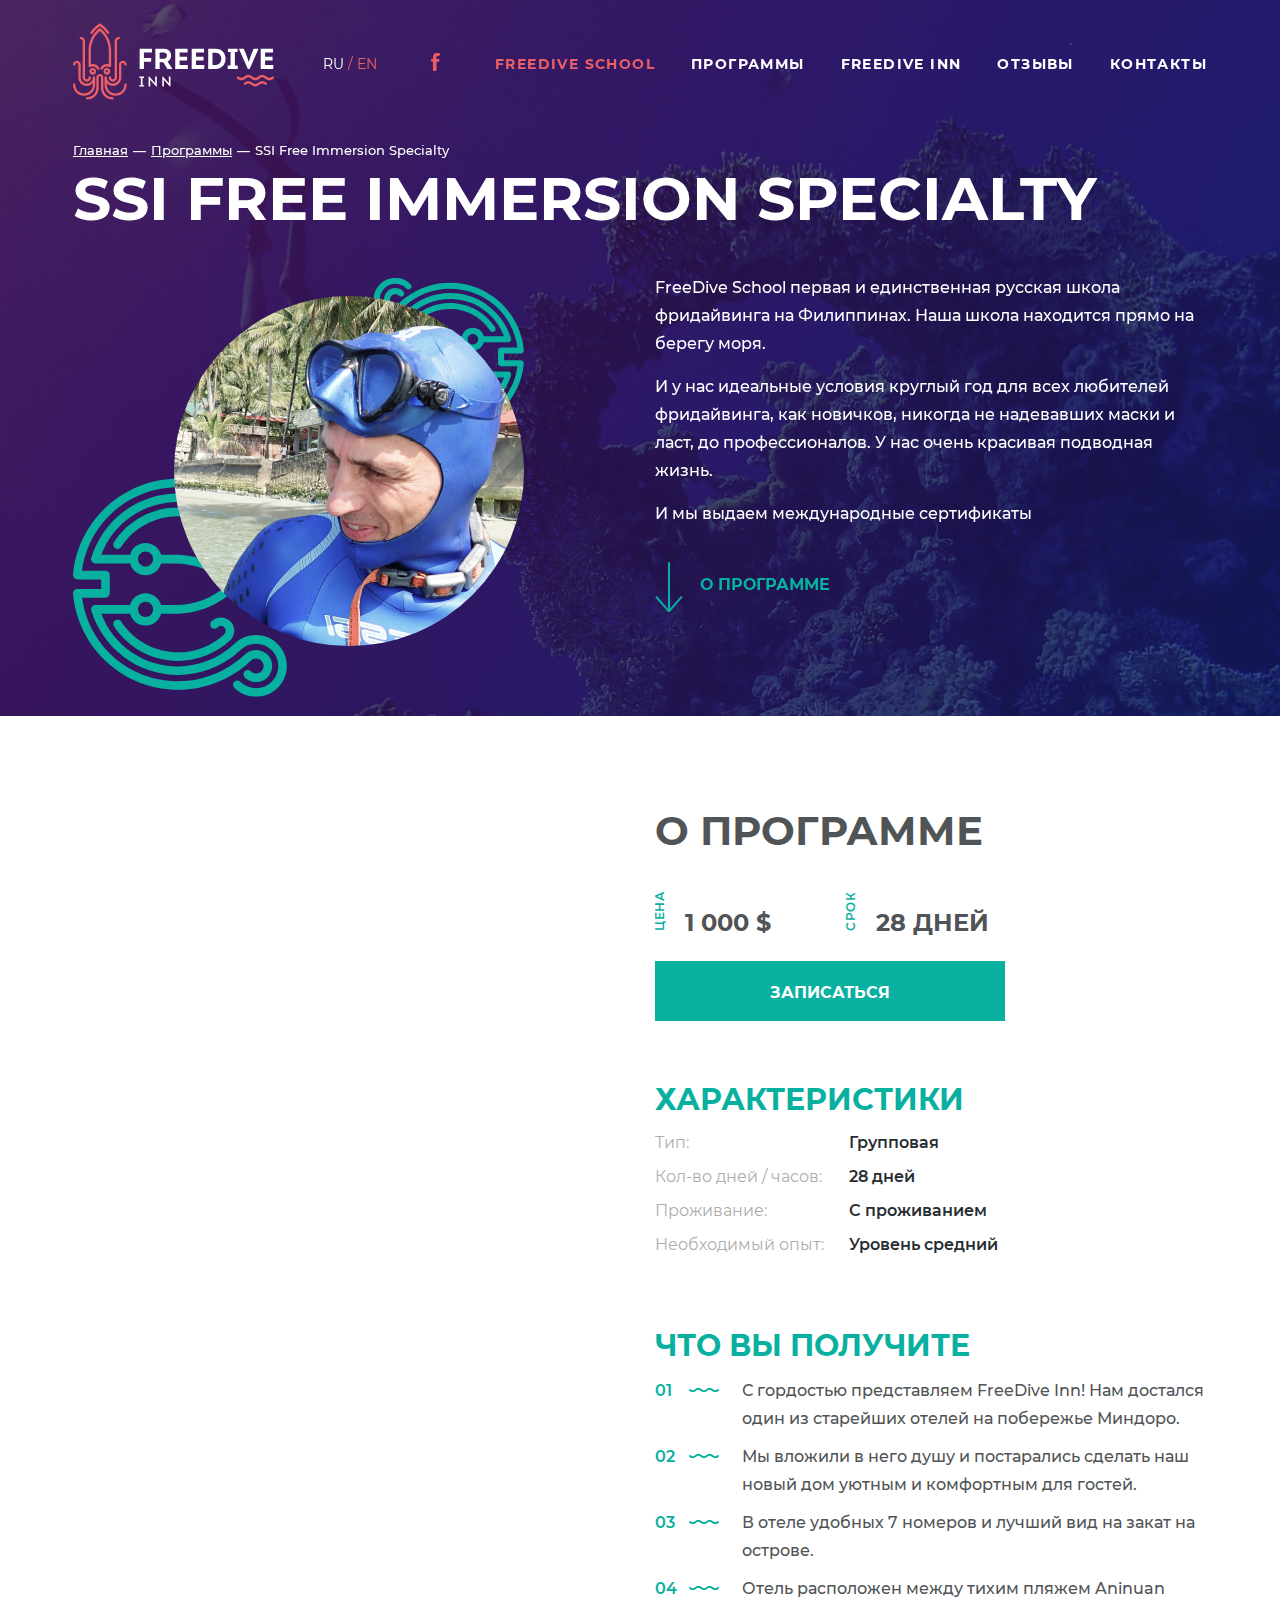
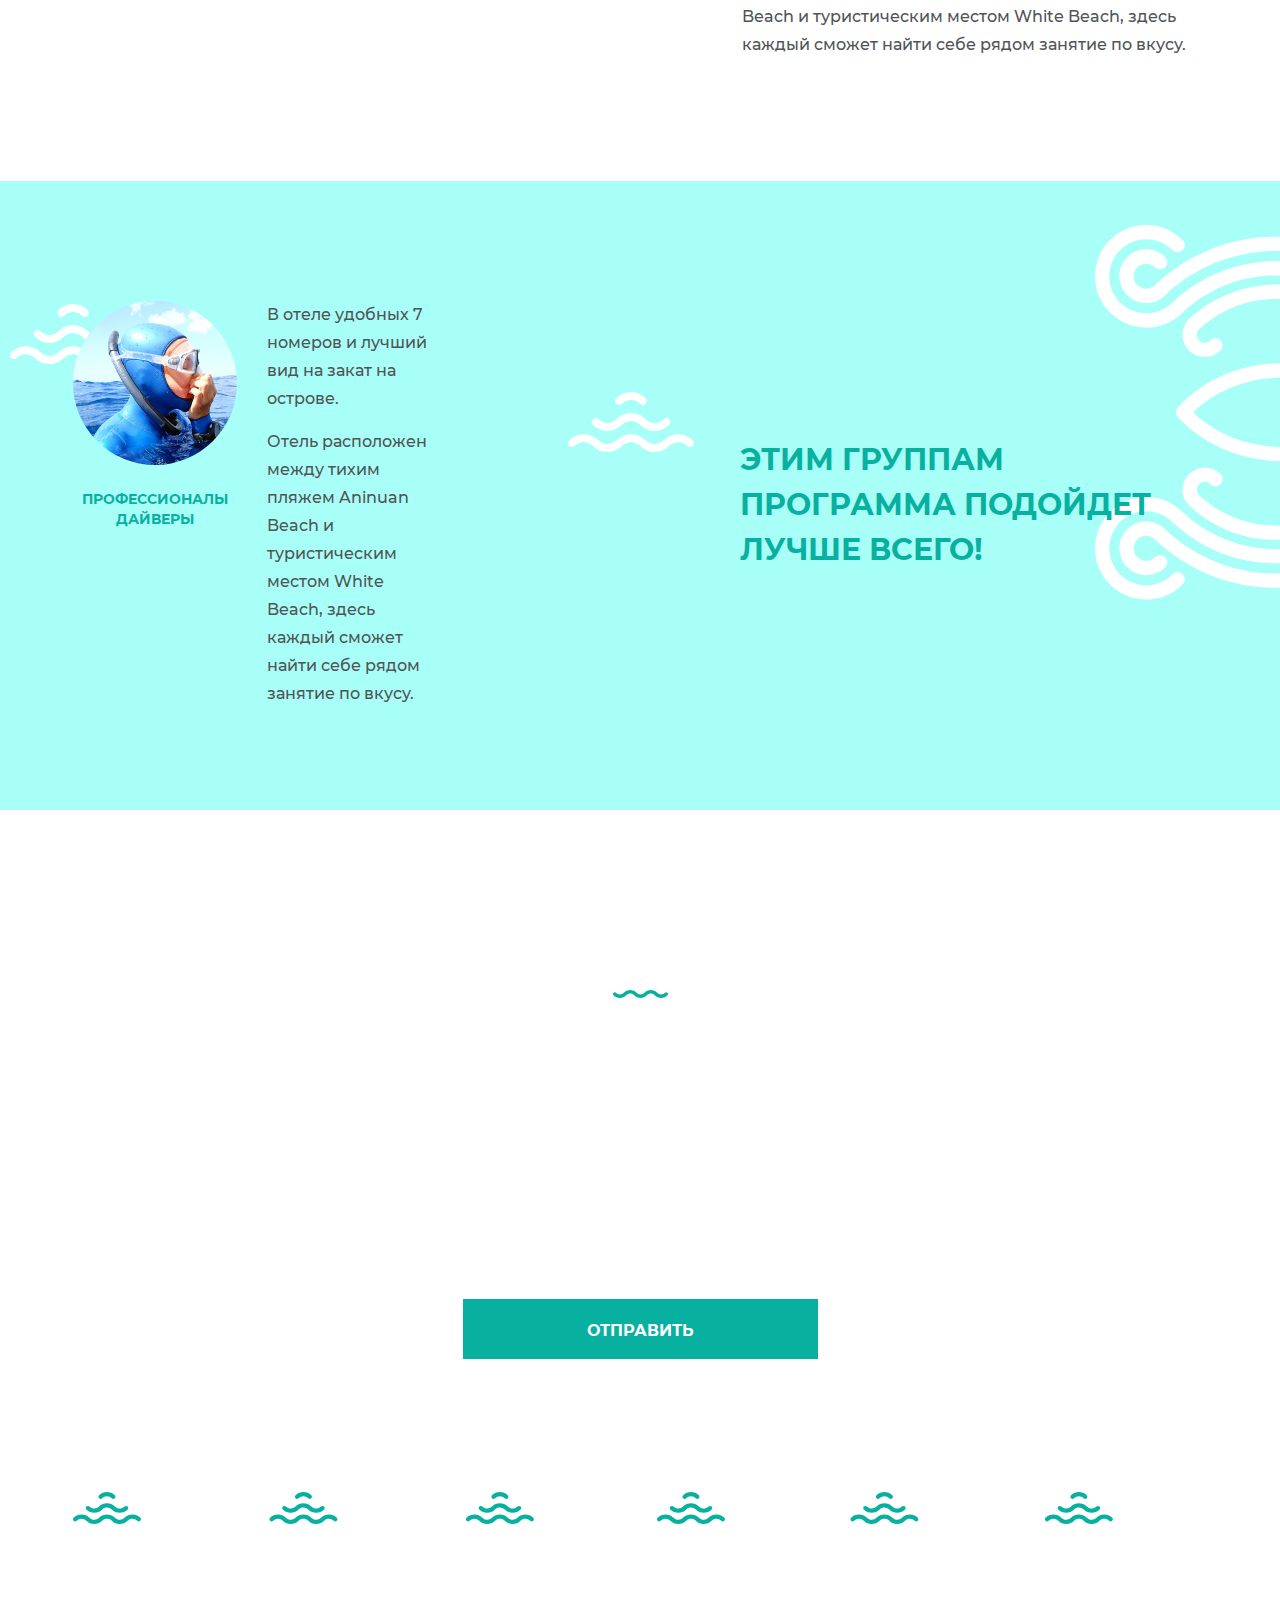
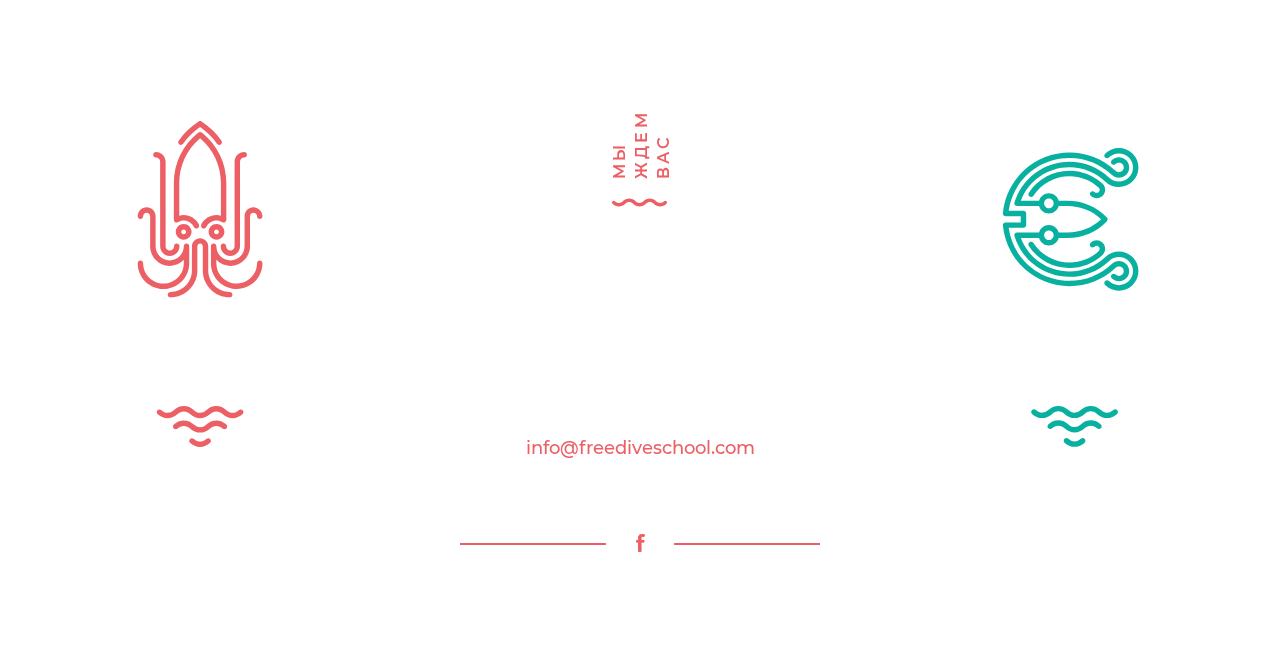
<file: services-item.html>
<!DOCTYPE html>
<html lang="ru">
  <head>
    <meta charset="utf-8">
    <meta name="viewport" content="width=device-width,initial-scale=1">
    <title>FreeDive Inn</title>
    <link rel="icon" href="favicon.ico">
    <link rel="stylesheet" href="js/bootstrap/css/bootstrap.css">
    <link rel="stylesheet" href="css/bootstrap-select.min.css">
    <link rel="stylesheet" href="css/slick.css">
    <link rel="stylesheet" href="js/fancybox/jquery.fancybox.min.css">
    <link rel="stylesheet" href="js/bootstrap-fileinput/css/fileinput.min.css">
    <link rel="stylesheet" href="css/main.css">
    <link rel="stylesheet" href="css/responsive.css">
    <link rel="stylesheet" href="css/animations.css">
  </head>
  <body>
    <div class="over-wrapper">
      <div id="mobile-indicator"></div>
      <div id="sm-indicator"></div>
      <header>
        <div class="container">
          <div class="header-content">
            <div class="row">
              <div class="header-col-1">
                <div class="header-logo"><a class="header-logo-content" href="/">
                    <div class="header-logo-pic"><img src="images/logo-pic.svg" alt="FreeDive Inn"></div>
                    <div class="header-logo-text"><img src="images/logo-text.svg" alt="FreeDive Inn"></div></a></div>
              </div>
              <div class="header-col-2">
                <div class="header-controls">
                  <div class="row">
                    <div class="header-lang">
                      <ul class="lang-selector">
                        <li><a class="active" href="#">Ru</a></li>
                        <li><a href="#">En</a></li>
                      </ul>
                    </div>
                    <div class="header-soclinks"><a class="soclink" href="#"><img class="svg-inline" src="images/ico-fb.svg"></a></div>
                  </div>
                </div>
              </div>
              <div class="header-col-3">
                <div class="navbar-trigger"><span></span><span></span><span></span></div>
                <div class="navbar-wrapper">
                  <div class="navbar-wrapper-inner">
                    <div class="close"></div>
                    <ul class="nav navbar-nav">
                      <li><a class="active" href="#"><span>Freedive school</span></a></li>
                      <li><a href="#"><span>Программы</span></a></li>
                      <li><a href="#"><span>Freedive Inn</span></a></li>
                      <li><a href="#"><span>Отзывы</span></a></li>
                      <li><a href="#"><span>Контакты</span></a></li>
                    </ul>
                    <div class="d-block d-md-none">
                      <div class="header-lang">
                        <ul class="lang-selector">
                          <li><a class="active" href="#">Ru</a></li>
                          <li><a href="#">En</a></li>
                        </ul>
                      </div>
                    </div>
                  </div>
                </div>
              </div>
            </div>
          </div>
        </div>
      </header>
      <main>
        <div class="page-bg" style="background-image: url(images/page-bg.jpg);"></div>
        <div class="page-wrapper">
          <div class="page-header">
            <div class="container">
              <div class="page-header-top">
                <ul class="breadcrumb">
                  <li><a href="#">Главная</a></li>
                  <li><a href="#">Программы</a></li>
                  <li><span>SSI Free Immersion Specialty</span></li>
                </ul>
                <h1>SSI Free Immersion Specialty</h1>
              </div>
              <div class="page-header-content">
                <div class="row">
                  <div class="col-12 col-md-6">
                    <div class="page-header-l">
                      <div class="service-item-pic-wrapper">
                        <div class="service-item-pic">
                          <div class="service-item-pic-obj service-item-pic-obj-1"><img src="images/service-item-pic-obj-1.svg"></div>
                          <div class="service-item-pic-obj service-item-pic-obj-2"><img src="images/service-item-pic-obj-2.svg"></div>
                          <div class="service-item-pic-pic"><img src="files/service-item-pic.jpg"></div>
                        </div>
                      </div>
                    </div>
                  </div>
                  <div class="col-12 col-md-6">
                    <div class="page-header-r">
                      <p>FreeDive School первая и единственная русская школа фридайвинга на Филиппинах. Наша школа находится прямо на берегу моря.</p>
                      <p>И у нас идеальные условия круглый год для всех любителей фридайвинга, как новичков, никогда не надевавших маски и ласт, до профессионалов. У нас очень красивая подводная жизнь.</p>
                      <p>И мы выдаем международные сертификаты</p>
                      <div class="page-header-button"><a class="btn btn-fwd" href="#">О программе</a></div>
                    </div>
                  </div>
                </div>
              </div>
            </div>
          </div>
          <div class="page-body">
            <!-- Контент страницы-->
            <div class="section section-page-content">
              <div class="container">
                <div class="section-content">
                  <div class="service-item">
                    <div class="row">
                      <div class="col-12 col-lg-7 col-xl-6 offset-lg-5 offset-xl-6">
                        <div class="service-item-descr">
                          <h2>О программе</h2>
                          <div class="service-tmb-info service-item-info">
                            <div class="row">
                              <div class="service-info-col">
                                <div class="service-info-item">
                                  <div class="service-info-item-ttl">
                                    <div class="cont">цена</div>
                                  </div>
                                  <div class="service-info-item-val">
                                    <p>1 000 $</p>
                                  </div>
                                </div>
                              </div>
                              <div class="service-info-col">
                                <div class="service-info-item">
                                  <div class="service-info-item-ttl">
                                    <div class="cont">срок</div>
                                  </div>
                                  <div class="service-info-item-val">
                                    <p>28 дней</p>
                                  </div>
                                </div>
                              </div>
                            </div>
                          </div>
                          <div class="service-item-button"><a class="btn btn-2" href="#">Записаться</a></div>
                          <h3>Характеристики</h3>
                          <table class="service-info-table">
                            <tr>
                              <td class="name">
                                <p>Тип:</p>
                              </td>
                              <td class="val">
                                <p>Групповая</p>
                              </td>
                            </tr>
                            <tr>
                              <td class="name">
                                <p>Кол-во дней / часов:</p>
                              </td>
                              <td class="val">
                                <p>28 дней</p>
                              </td>
                            </tr>
                            <tr>
                              <td class="name">
                                <p>Проживание:</p>
                              </td>
                              <td class="val">
                                <p>С проживанием</p>
                              </td>
                            </tr>
                            <tr>
                              <td class="name">
                                <p>Необходимый опыт:</p>
                              </td>
                              <td class="val">
                                <p>Уровень средний</p>
                              </td>
                            </tr>
                          </table>
                          <h3>Что вы получите</h3>
                          <ol>
                            <li>С гордостью представляем FreeDive Inn! Нам достался один из старейших отелей на побережье Миндоро.</li>
                            <li>Мы вложили в него душу и постарались сделать наш новый дом уютным и комфортным для гостей.</li>
                            <li>В отеле удобных 7 номеров и лучший вид на закат на острове.</li>
                            <li>Отель расположен между тихим пляжем Aninuan Beach и туристическим местом White Beach, здесь каждый сможет найти себе рядом занятие по вкусу.</li>
                          </ol>
                        </div>
                      </div>
                    </div>
                  </div>
                </div>
              </div>
            </div>
            <!-- Контент страницы END-->
            <!-- Группы-->
            <div class="section section-groups">
              <div class="container">
                <div class="section-content">
                  <div class="groups-wrapper">
                    <div class="row">
                      <div class="groups-l">
                        <div class="groups-list">
                          <div class="groups-obj groups-obj-1"><img src="images/groups-obj-1.svg"></div>
                          <div class="groups-obj groups-obj-2"><img src="images/groups-obj-1.svg"></div>
                          <div class="row">
                            <div class="col">
                              <div class="group-tmb">
                                <div class="group-tmb-pic"><img src="files/group-1-tmb.jpg"></div>
                                <div class="group-tmb-descr">
                                  <h3>Профессионалы дайверы</h3>
                                </div>
                              </div>
                            </div>
                            <div class="col col-wide">
                              <div class="groups-list-text">
                                <p>В отеле удобных 7 номеров и лучший вид на закат на острове.</p>
                                <p>Отель расположен между тихим пляжем Aninuan Beach и туристическим местом White Beach, здесь каждый сможет найти себе рядом занятие по вкусу.</p>
                              </div>
                            </div>
                          </div>
                        </div>
                      </div>
                      <div class="groups-r">
                        <div class="cont">
                          <h2>Этим группам программа подойдет лучше всего!</h2>
                        </div>
                      </div>
                    </div>
                  </div>
                </div>
              </div>
            </div>
            <!-- Группы END-->
            <!-- Заявка-->
            <div class="section section-order">
              <div class="container">
                <div class="section-content">
                  <div class="order-form-wrapper">
                    <div class="order-form-header">
                      <h2>Заинтересовались?</h2>
                    </div>
                    <div class="order-form">
                      <form>
                        <div class="row">
                          <div class="col-12 col-md-6">
                            <div class="form-group">
                              <label class="placeholder" for="order_name">Имя</label>
                              <input type="text" name="order_name" id="order_name" required>
                            </div>
                          </div>
                          <div class="col-12 col-md-6">
                            <div class="form-group">
                              <label class="placeholder" for="order_email">E-mail</label>
                              <input type="email" name="order_email" id="order_email" required>
                            </div>
                          </div>
                        </div>
                        <div class="row">
                          <div class="col-12">
                            <div class="form-group">
                              <label class="placeholder" for="order_message">Ваш вопрос</label>
                              <textarea class="textarea-autogrow" name="order_message" id="order_message" rows="1"></textarea>
                            </div>
                          </div>
                        </div>
                        <div class="form-footer">
                          <button class="btn btn-2" type="submit">Отправить</button>
                        </div>
                      </form>
                    </div>
                  </div>
                </div>
              </div>
            </div>
            <!-- Заявка END-->
          </div>
        </div>
      </main>
      <footer>
        <div class="container">
          <div class="footer-content">
            <div class="row">
              <div class="footer-col-1">
                <div class="footer-logo"><a href="/"><img src="images/logo-footer-inn.svg" alt="FreeDive Inn"></a></div>
              </div>
              <div class="footer-col-2">
                <div class="footer-welcome">
                  <div class="cont">Мы<br>ждем<br>вас</div>
                </div>
                <div class="footer-phone"><a href="tel: +7 (926) 768-16-16">+7 (926) 768-16-16</a></div>
                <div class="messengers footer-messengers"><a class="messenger" href="#"><img class="svg-inline" src="images/messenger-whatsapp.svg"></a><a class="messenger" href="#"><img class="svg-inline" src="images/messenger-telegram.svg"></a></div>
                <div class="footer-text">
                  <div class="footer-address">
                    <p>Philippines, Oriental Mindoro, Puerto Galera, Aninuan Beach</p>
                  </div>
                  <div class="footer-email">
                    <p><a href="mailto:info@freediveschool.com">info@freediveschool.com</a></p>
                  </div>
                </div>
                <div class="footer-soclinks-wrapper">
                  <div class="footer-soclinks"><a class="soclink" href="#"><img class="svg-inline" src="images/ico-fb.svg"></a></div>
                </div>
              </div>
              <div class="footer-col-3">
                <div class="footer-logo"><a href="/"><img src="images/logo-footer-school.svg" alt="FreeDive School"></a></div>
              </div>
            </div>
          </div>
        </div>
      </footer>
      <div class="modal fade map-modal" id="mapModal" tabindex="-1">
        <div class="modal-dialog">
          <div class="modal-content">
            <button class="close" type="button" data-dismiss="modal" aria-label="Close"><img class="svg-inline" src="images/close-modal.svg"></button>
            <div class="modal-content-inner">
              <div class="modal-body">
                <div class="contacts-map-modal" id="contactsMapModal"></div>
              </div>
            </div>
          </div>
        </div>
      </div>
      <div class="modal fade form-modal" id="callbackModal" tabindex="-1">
        <div class="modal-dialog">
          <div class="modal-content">
            <button class="close" type="button" data-dismiss="modal" aria-label="Close"><img class="svg-inline" src="images/close-modal.svg"></button>
            <div class="modal-content-inner">
              <div class="modal-header">
                <div class="h2">Заказать<br>обратный звонок</div>
                <div class="modal-info">
                  <p>Оставьте заявку и&nbsp;мы&nbsp;перезвоним вам в&nbsp;течение 15&nbsp;минут</p>
                </div>
              </div>
              <div class="modal-body">
                <div class="form-alt modal-form">
                  <form>
                    <div class="row">
                      <div class="col-12 col-md-6">
                        <div class="form-group">
                          <label class="placeholder" for="callback_name">Ваше имя</label>
                          <input type="text" name="callback_name" id="callback_name" required>
                        </div>
                      </div>
                      <div class="col-12 col-md-6">
                        <div class="form-group">
                          <label class="placeholder" for="callback_phone">+7 (000) 000-00-00</label>
                          <input class="input-phone" type="text" name="callback_phone" id="callback_phone" required>
                        </div>
                      </div>
                      <div class="col-12 col-md-6">
                        <div class="form-footer">
                          <button class="btn btn-1" type="submit">Отправить</button>
                        </div>
                      </div>
                      <div class="col-12 col-md-6">
                        <div class="form-agree">
                          <p>Нажимая кнопку “Отправить”, я даю свое согласие с&nbsp;<a href="#">Условиями обработки персональных данных</a></p>
                        </div>
                      </div>
                    </div>
                  </form>
                </div>
              </div>
            </div>
          </div>
        </div>
      </div>
      <div class="modal fade success-modal" id="successModal" tabindex="-1">
        <div class="modal-dialog">
          <div class="modal-content">
            <button class="close" type="button" data-dismiss="modal" aria-label="Close"><img class="svg-inline" src="images/close-modal.svg"></button>
            <div class="modal-header">
              <div class="h2"><span>Ваша заявка успешно принята!</span></div>
            </div>
            <div class="modal-body">
              <div class="text">
                <p>Перезвоним в течение 15 минут</p>
              </div>
              <div class="success-modal-button">
                <button class="btn btn-1" type="button" data-dismiss="modal" aria-label="Close">Закрыть</button>
              </div>
            </div>
          </div>
        </div>
      </div>
      <script src="js/jquery-3.3.1.min.js"></script>
      <script src="js/bootstrap/js/bootstrap.bundle.min.js"></script>
      <script src="js/bootstrap-select.min.js"></script>
      <script src="js/jquery.validate.min.js"></script>
      <script src="js/additional-methods.min.js"></script>
      <script src="js/jquery.maskedinput.min.js"></script>
      <script src="js/wNumb.min.js"></script>
      <script src="js/slick.min.js"></script>
      <script src="js/fancybox/jquery.fancybox.min.js"></script>
      <script src="js/greensock/TweenMax.min.js"></script>
      <script src="js/greensock/plugins/CSSRulePlugin.min.js"></script>
      <script src="js/greensock/plugins/ScrollToPlugin.min.js"></script>
      <script src="js/iscroll-probe.js"></script>
      <script src="js/scrollmagic/ScrollMagic.min.js"></script>
      <script src="js/scrollmagic/plugins/animation.gsap.min.js"></script>
      <script src="js/jquery.mousewheel.js"></script>
      <script src="js/bootstrap-fileinput/js/fileinput.min.js"></script>
      <script src="https://api-maps.yandex.ru/2.1/?lang=ru_RU"></script>
      <script src="js/main.js"></script>
      <script src="js/animations.js"></script>
    </div>
  </body>
</html>
</file>
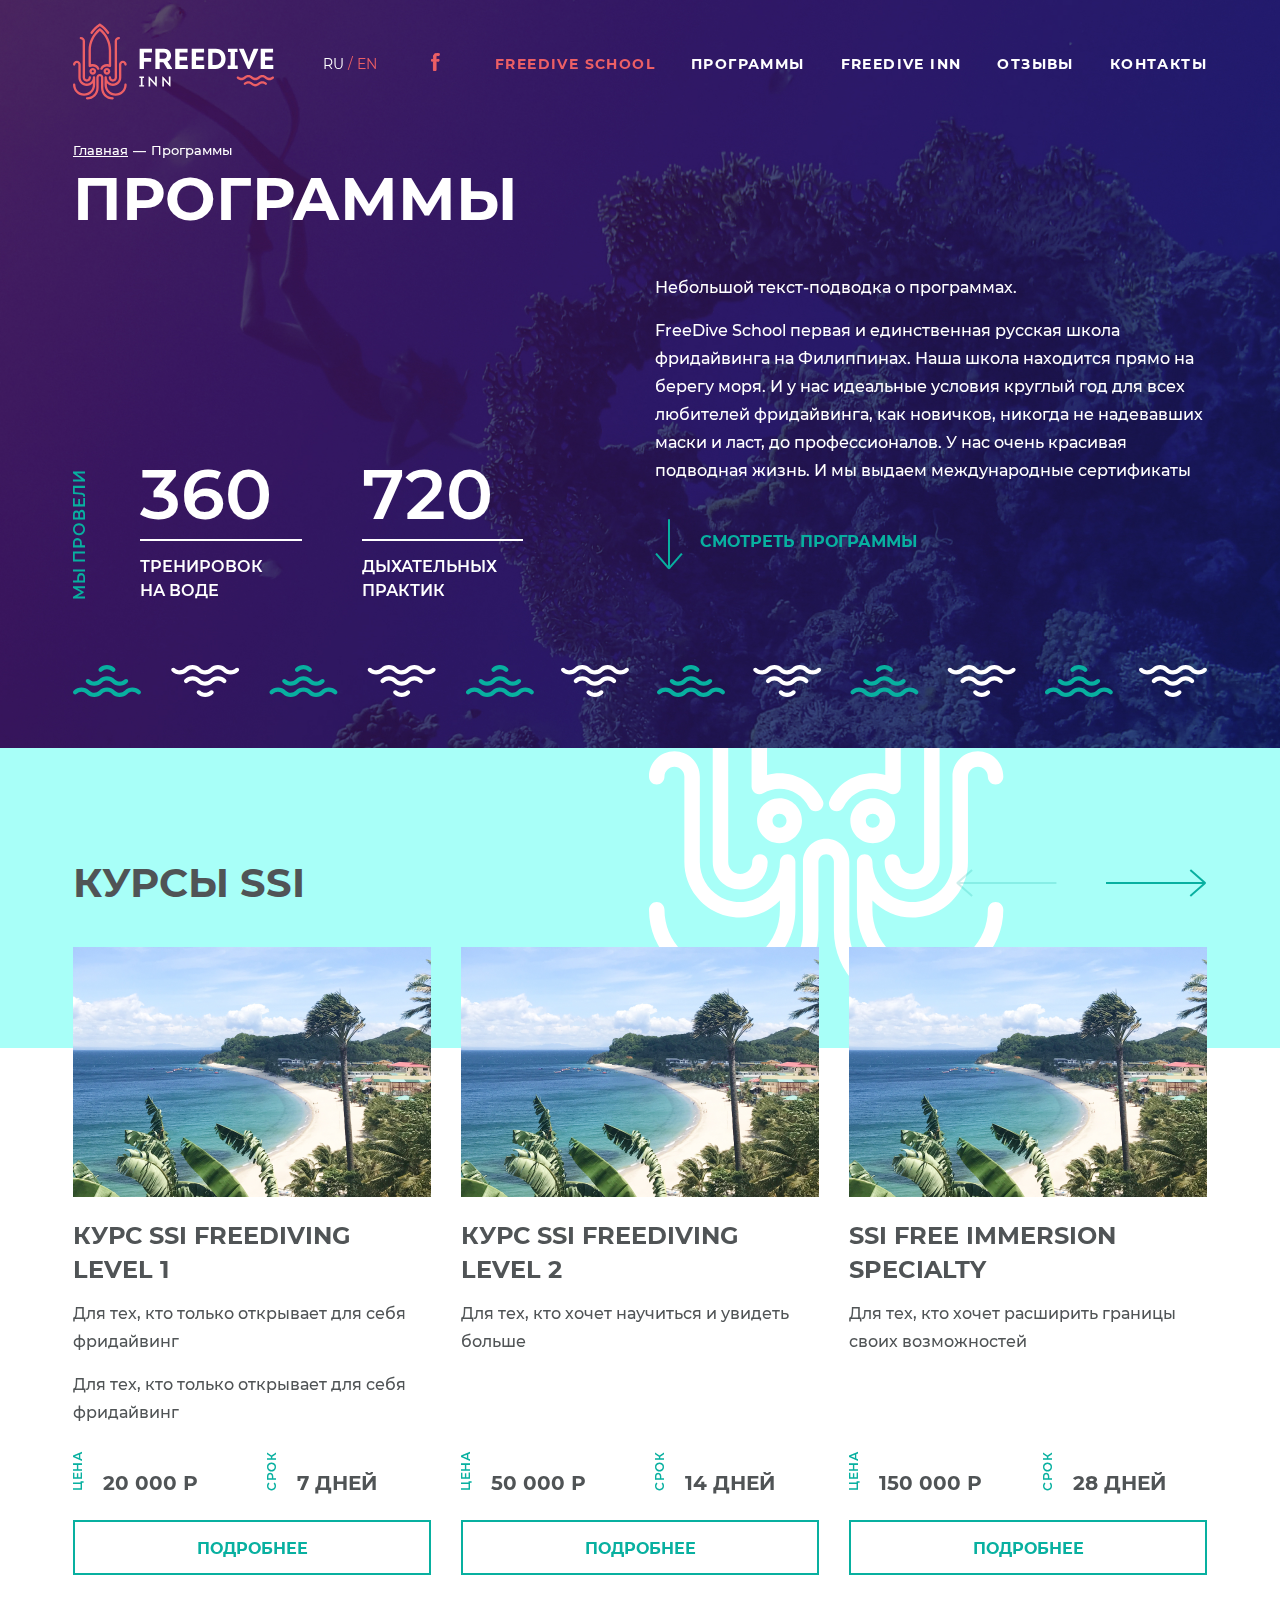
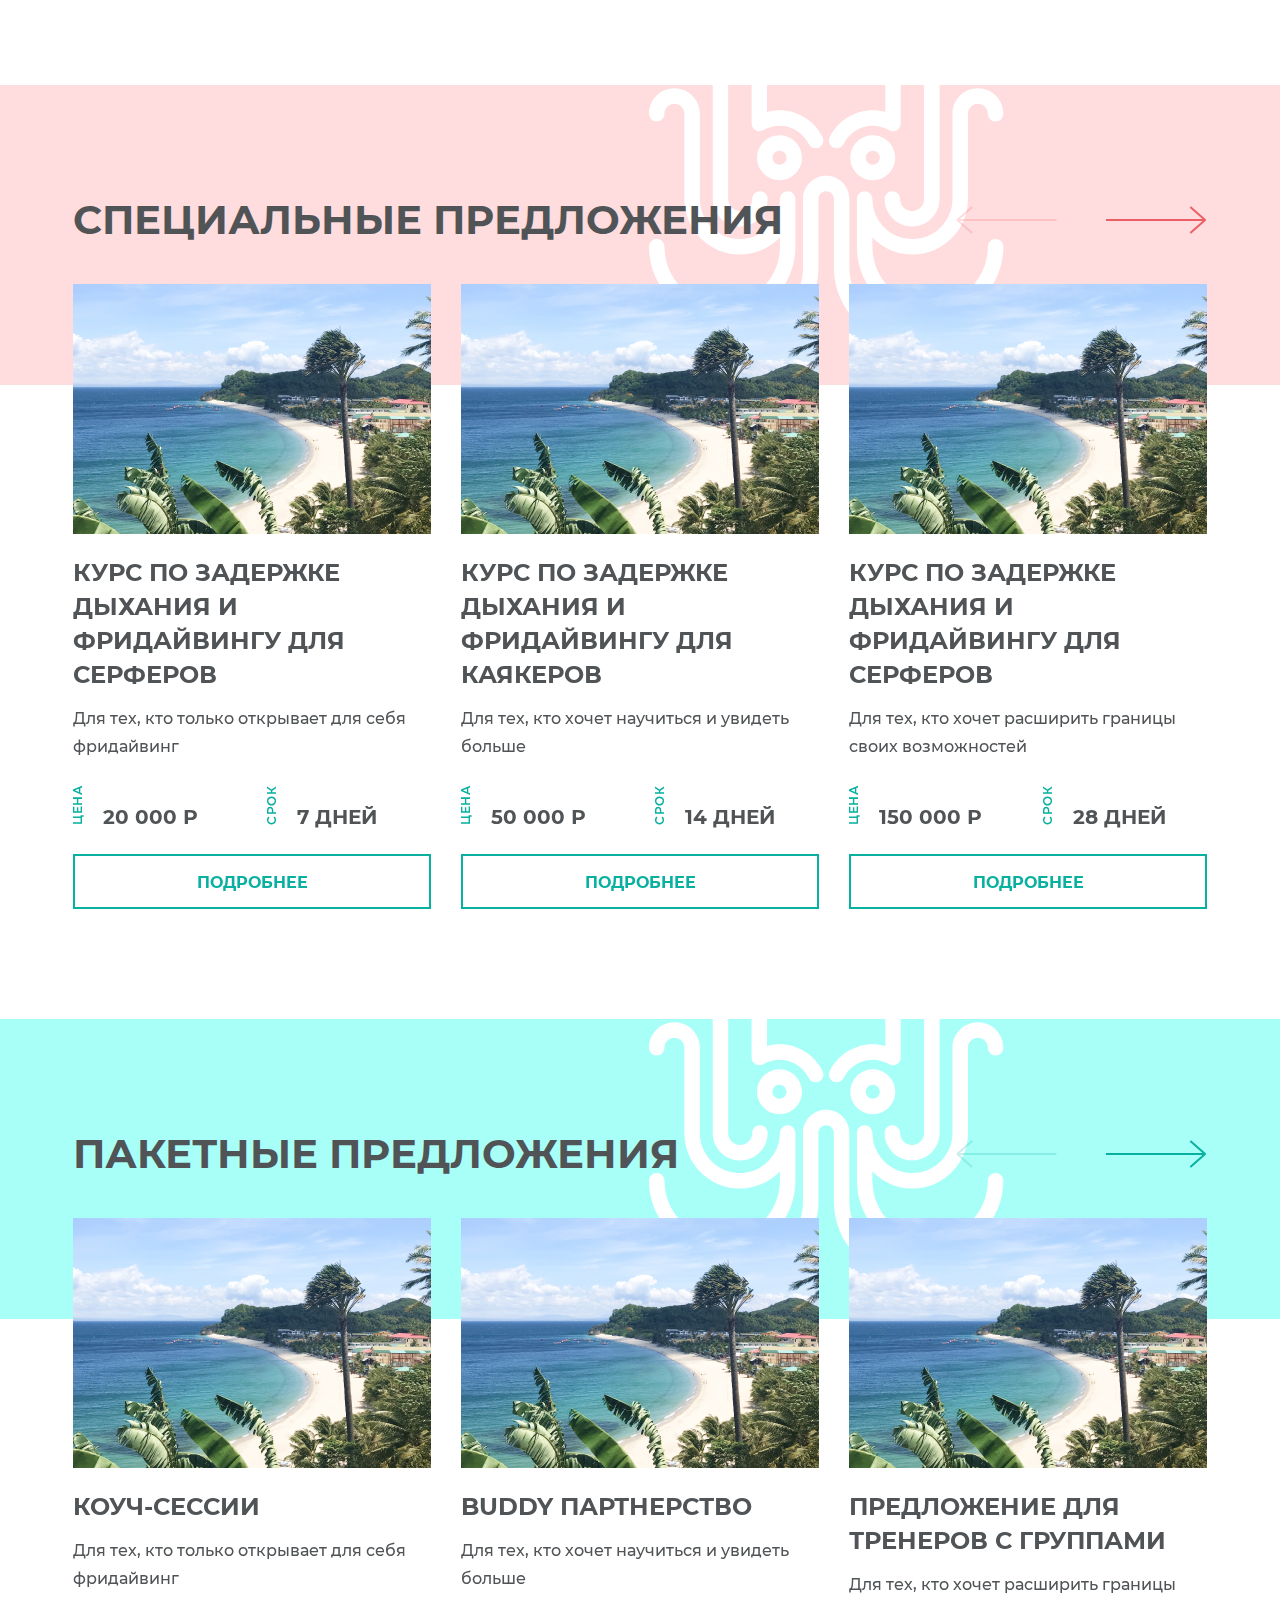
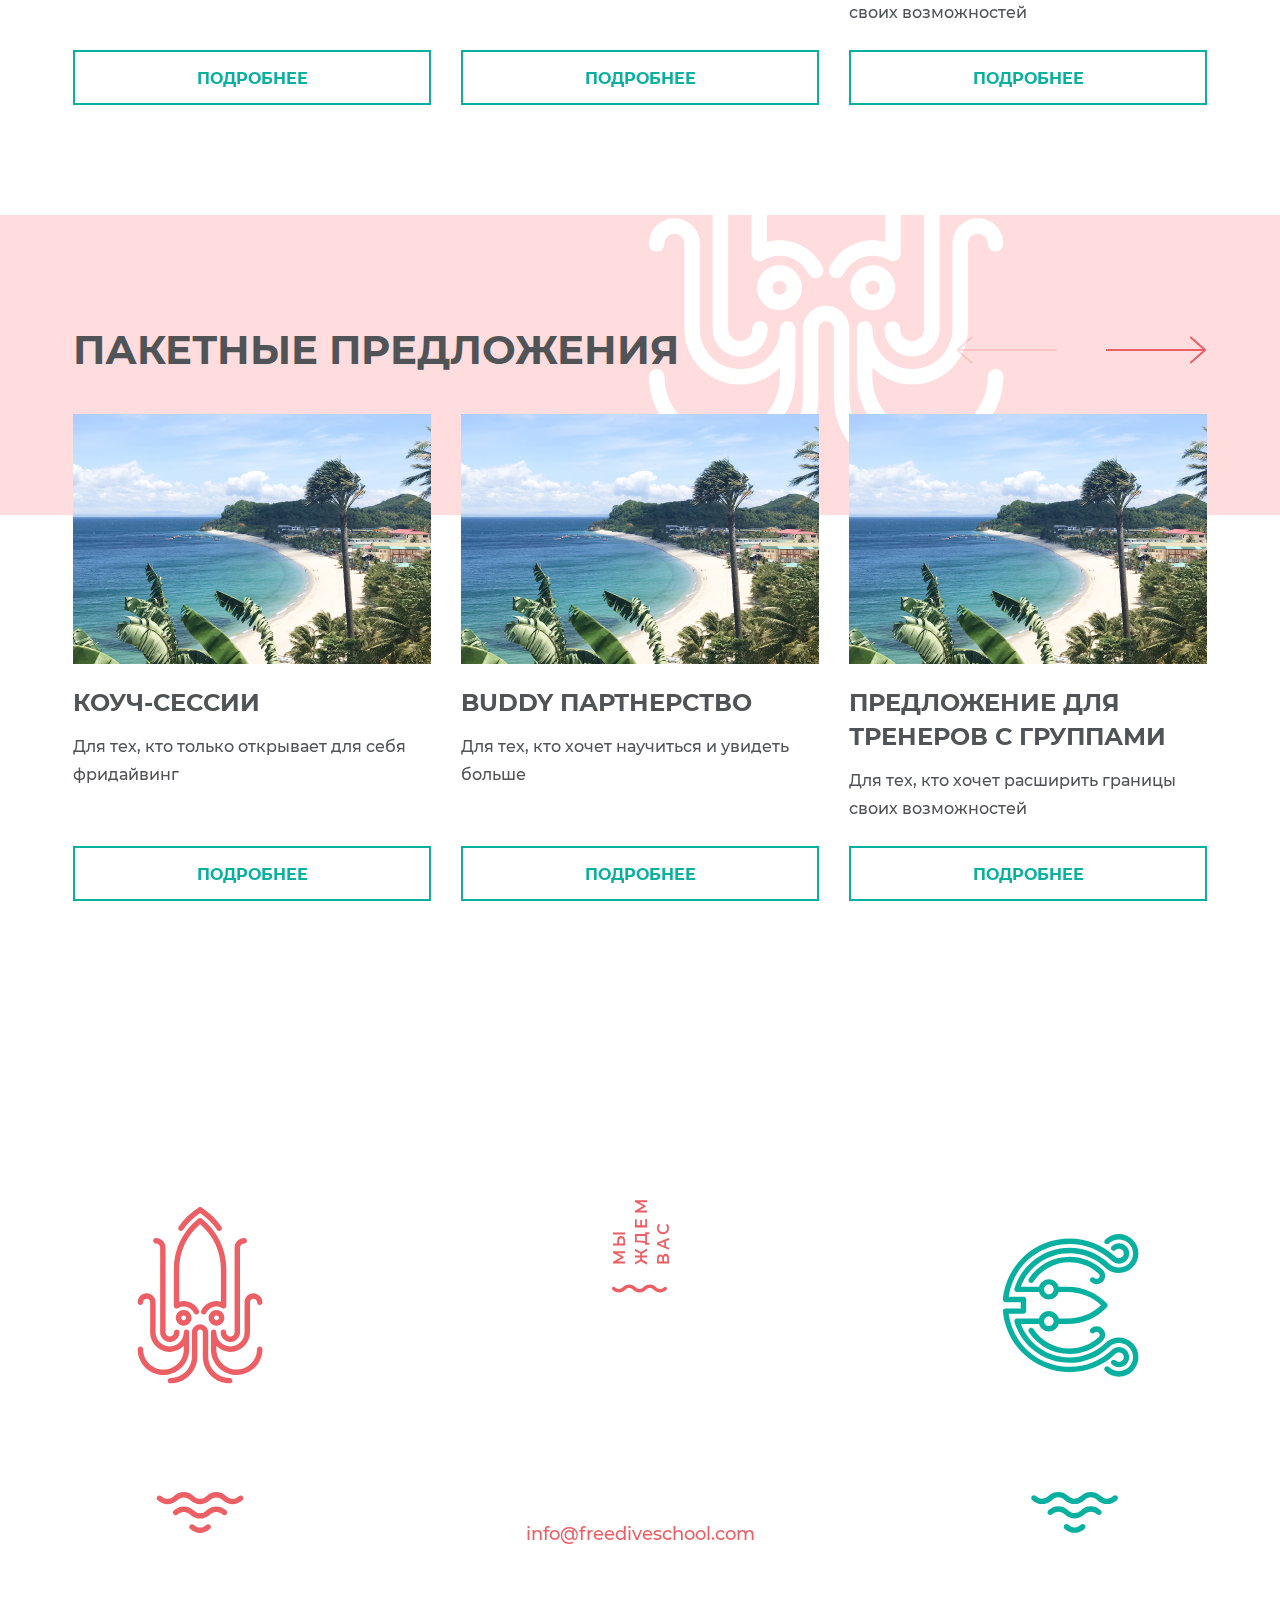
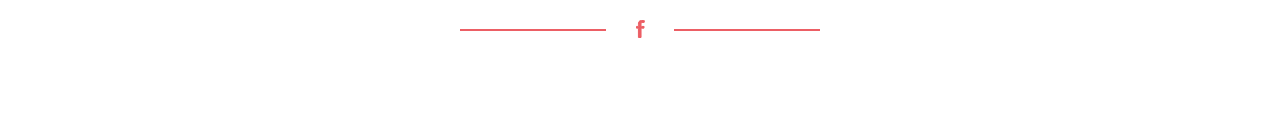
<file: services.html>
<!DOCTYPE html>
<html lang="ru">
  <head>
    <meta charset="utf-8">
    <meta name="viewport" content="width=device-width,initial-scale=1">
    <title>FreeDive Inn</title>
    <link rel="icon" href="favicon.ico">
    <link rel="stylesheet" href="js/bootstrap/css/bootstrap.css">
    <link rel="stylesheet" href="css/bootstrap-select.min.css">
    <link rel="stylesheet" href="css/slick.css">
    <link rel="stylesheet" href="js/fancybox/jquery.fancybox.min.css">
    <link rel="stylesheet" href="js/bootstrap-fileinput/css/fileinput.min.css">
    <link rel="stylesheet" href="css/main.css">
    <link rel="stylesheet" href="css/responsive.css">
    <link rel="stylesheet" href="css/animations.css">
  </head>
  <body>
    <div class="over-wrapper">
      <div id="mobile-indicator"></div>
      <div id="sm-indicator"></div>
      <header>
        <div class="container">
          <div class="header-content">
            <div class="row">
              <div class="header-col-1">
                <div class="header-logo"><a class="header-logo-content" href="/">
                    <div class="header-logo-pic"><img src="images/logo-pic.svg" alt="FreeDive Inn"></div>
                    <div class="header-logo-text"><img src="images/logo-text.svg" alt="FreeDive Inn"></div></a></div>
              </div>
              <div class="header-col-2">
                <div class="header-controls">
                  <div class="row">
                    <div class="header-lang">
                      <ul class="lang-selector">
                        <li><a class="active" href="#">Ru</a></li>
                        <li><a href="#">En</a></li>
                      </ul>
                    </div>
                    <div class="header-soclinks"><a class="soclink" href="#"><img class="svg-inline" src="images/ico-fb.svg"></a></div>
                  </div>
                </div>
              </div>
              <div class="header-col-3">
                <div class="navbar-trigger"><span></span><span></span><span></span></div>
                <div class="navbar-wrapper">
                  <div class="navbar-wrapper-inner">
                    <div class="close"></div>
                    <ul class="nav navbar-nav">
                      <li><a class="active" href="#"><span>Freedive school</span></a></li>
                      <li><a href="#"><span>Программы</span></a></li>
                      <li><a href="#"><span>Freedive Inn</span></a></li>
                      <li><a href="#"><span>Отзывы</span></a></li>
                      <li><a href="#"><span>Контакты</span></a></li>
                    </ul>
                    <div class="d-block d-md-none">
                      <div class="header-lang">
                        <ul class="lang-selector">
                          <li><a class="active" href="#">Ru</a></li>
                          <li><a href="#">En</a></li>
                        </ul>
                      </div>
                    </div>
                  </div>
                </div>
              </div>
            </div>
          </div>
        </div>
      </header>
      <main>
        <div class="page-bg" style="background-image: url(images/page-bg.jpg);"></div>
        <div class="page-wrapper">
          <div class="page-header">
            <div class="container">
              <div class="page-header-top">
                <ul class="breadcrumb">
                  <li><a href="#">Главная</a></li>
                  <li><span>Программы</span></li>
                </ul>
                <h1>Программы</h1>
              </div>
              <div class="page-header-content">
                <div class="row">
                  <div class="col-12 col-md-6">
                    <div class="page-header-l">
                      <div class="page-header-l-content">
                        <div class="num-list-wrapper">
                          <div class="num-list-ttl"><span>Мы провели</span></div>
                          <div class="num-list">
                            <div class="num-tmb">
                              <div class="num-tmb-num">360</div>
                              <div class="num-tmb-ttl">
                                <p>Тренировок на&nbsp;воде</p>
                              </div>
                            </div>
                            <div class="num-tmb">
                              <div class="num-tmb-num">720</div>
                              <div class="num-tmb-ttl">
                                <p>Дыхательных практик</p>
                              </div>
                            </div>
                          </div>
                        </div>
                      </div>
                    </div>
                  </div>
                  <div class="col-12 col-md-6">
                    <div class="page-header-r">
                      <p>Небольшой текст-подводка о программах.</p>
                      <p>FreeDive School первая и единственная русская школа фридайвинга на Филиппинах. Наша школа находится прямо на берегу моря. И у нас идеальные условия круглый год для всех любителей фридайвинга, как новичков, никогда не надевавших маски и ласт, до профессионалов. У нас очень красивая подводная жизнь.  И мы выдаем международные сертификаты</p>
                      <div class="page-header-button"><a class="btn btn-fwd" href="#">Смотреть программы</a></div>
                    </div>
                  </div>
                </div>
              </div>
              <div class="page-header-deco page-header-deco-green"></div>
            </div>
          </div>
          <div class="page-body">
            <!-- Курсы SSI-->
            <div class="section section-services">
              <div class="section-obj section-obj-1"><img src="images/squid-white.svg"></div>
              <div class="container">
                <div class="section-content">
                  <div class="section-header">
                    <div class="row">
                      <div class="section-header-l">
                        <h2>Курсы SSI</h2>
                      </div>
                    </div>
                  </div>
                  <div class="services-slider-wrapper">
                    <div class="services-slider">
                      <div class="slide"><a class="service-tmb" href="#">
                          <div class="service-tmb-pic"><img src="files/service-1-tmb.jpg"></div>
                          <div class="service-tmb-descr">
                            <div class="service-tmb-descr-top">
                              <h3>Курс SSI Freediving Level 1</h3>
                              <div class="service-tmb-text">
                                <p>Для тех, кто только открывает для себя фридайвинг</p>
                                <p>Для тех, кто только открывает для себя фридайвинг</p>
                              </div>
                            </div>
                            <div class="service-tmb-descr-bottom">
                              <div class="service-tmb-info">
                                <div class="row">
                                  <div class="service-info-col">
                                    <div class="service-info-item">
                                      <div class="service-info-item-ttl">
                                        <div class="cont">цена</div>
                                      </div>
                                      <div class="service-info-item-val">
                                        <p>20 000 Р</p>
                                      </div>
                                    </div>
                                  </div>
                                  <div class="service-info-col">
                                    <div class="service-info-item">
                                      <div class="service-info-item-ttl">
                                        <div class="cont">срок</div>
                                      </div>
                                      <div class="service-info-item-val">
                                        <p>7 дней</p>
                                      </div>
                                    </div>
                                  </div>
                                </div>
                              </div>
                              <div class="service-tmb-button">
                                <div class="btn btn-1">Подробнее</div>
                              </div>
                            </div>
                          </div></a></div>
                      <div class="slide"><a class="service-tmb" href="#">
                          <div class="service-tmb-pic"><img src="files/service-1-tmb.jpg"></div>
                          <div class="service-tmb-descr">
                            <div class="service-tmb-descr-top">
                              <h3>Курс SSI Freediving Level 2</h3>
                              <div class="service-tmb-text">
                                <p>Для тех, кто хочет научиться и увидеть больше</p>
                              </div>
                            </div>
                            <div class="service-tmb-descr-bottom">
                              <div class="service-tmb-info">
                                <div class="row">
                                  <div class="service-info-col">
                                    <div class="service-info-item">
                                      <div class="service-info-item-ttl">
                                        <div class="cont">цена</div>
                                      </div>
                                      <div class="service-info-item-val">
                                        <p>50 000 Р</p>
                                      </div>
                                    </div>
                                  </div>
                                  <div class="service-info-col">
                                    <div class="service-info-item">
                                      <div class="service-info-item-ttl">
                                        <div class="cont">срок</div>
                                      </div>
                                      <div class="service-info-item-val">
                                        <p>14 дней</p>
                                      </div>
                                    </div>
                                  </div>
                                </div>
                              </div>
                              <div class="service-tmb-button">
                                <div class="btn btn-1">Подробнее</div>
                              </div>
                            </div>
                          </div></a></div>
                      <div class="slide"><a class="service-tmb" href="#">
                          <div class="service-tmb-pic"><img src="files/service-1-tmb.jpg"></div>
                          <div class="service-tmb-descr">
                            <div class="service-tmb-descr-top">
                              <h3>SSI Free Immersion Specialty</h3>
                              <div class="service-tmb-text">
                                <p>Для тех, кто хочет расширить границы своих возможностей</p>
                              </div>
                            </div>
                            <div class="service-tmb-descr-bottom">
                              <div class="service-tmb-info">
                                <div class="row">
                                  <div class="service-info-col">
                                    <div class="service-info-item">
                                      <div class="service-info-item-ttl">
                                        <div class="cont">цена</div>
                                      </div>
                                      <div class="service-info-item-val">
                                        <p>150 000 Р</p>
                                      </div>
                                    </div>
                                  </div>
                                  <div class="service-info-col">
                                    <div class="service-info-item">
                                      <div class="service-info-item-ttl">
                                        <div class="cont">срок</div>
                                      </div>
                                      <div class="service-info-item-val">
                                        <p>28 дней</p>
                                      </div>
                                    </div>
                                  </div>
                                </div>
                              </div>
                              <div class="service-tmb-button">
                                <div class="btn btn-1">Подробнее</div>
                              </div>
                            </div>
                          </div></a></div>
                      <div class="slide"><a class="service-tmb" href="#">
                          <div class="service-tmb-pic"><img src="files/service-1-tmb.jpg"></div>
                          <div class="service-tmb-descr">
                            <div class="service-tmb-descr-top">
                              <h3>Курс SSI Freediving Level 1</h3>
                              <div class="service-tmb-text">
                                <p>Для тех, кто только открывает для себя фридайвинг</p>
                              </div>
                            </div>
                            <div class="service-tmb-descr-bottom">
                              <div class="service-tmb-info">
                                <div class="row">
                                  <div class="service-info-col">
                                    <div class="service-info-item">
                                      <div class="service-info-item-ttl">
                                        <div class="cont">цена</div>
                                      </div>
                                      <div class="service-info-item-val">
                                        <p>20 000 Р</p>
                                      </div>
                                    </div>
                                  </div>
                                  <div class="service-info-col">
                                    <div class="service-info-item">
                                      <div class="service-info-item-ttl">
                                        <div class="cont">срок</div>
                                      </div>
                                      <div class="service-info-item-val">
                                        <p>7 дней</p>
                                      </div>
                                    </div>
                                  </div>
                                </div>
                              </div>
                              <div class="service-tmb-button">
                                <div class="btn btn-1">Подробнее</div>
                              </div>
                            </div>
                          </div></a></div>
                      <div class="slide"><a class="service-tmb" href="#">
                          <div class="service-tmb-pic"><img src="files/service-1-tmb.jpg"></div>
                          <div class="service-tmb-descr">
                            <div class="service-tmb-descr-top">
                              <h3>Курс SSI Freediving Level 2</h3>
                              <div class="service-tmb-text">
                                <p>Для тех, кто хочет научиться и увидеть больше</p>
                              </div>
                            </div>
                            <div class="service-tmb-descr-bottom">
                              <div class="service-tmb-info">
                                <div class="row">
                                  <div class="service-info-col">
                                    <div class="service-info-item">
                                      <div class="service-info-item-ttl">
                                        <div class="cont">цена</div>
                                      </div>
                                      <div class="service-info-item-val">
                                        <p>50 000 Р</p>
                                      </div>
                                    </div>
                                  </div>
                                  <div class="service-info-col">
                                    <div class="service-info-item">
                                      <div class="service-info-item-ttl">
                                        <div class="cont">срок</div>
                                      </div>
                                      <div class="service-info-item-val">
                                        <p>14 дней</p>
                                      </div>
                                    </div>
                                  </div>
                                </div>
                              </div>
                              <div class="service-tmb-button">
                                <div class="btn btn-1">Подробнее</div>
                              </div>
                            </div>
                          </div></a></div>
                      <div class="slide"><a class="service-tmb" href="#">
                          <div class="service-tmb-pic"><img src="files/service-1-tmb.jpg"></div>
                          <div class="service-tmb-descr">
                            <div class="service-tmb-descr-top">
                              <h3>SSI Free Immersion Specialty</h3>
                              <div class="service-tmb-text">
                                <p>Для тех, кто хочет расширить границы своих возможностей</p>
                              </div>
                            </div>
                            <div class="service-tmb-descr-bottom">
                              <div class="service-tmb-info">
                                <div class="row">
                                  <div class="service-info-col">
                                    <div class="service-info-item">
                                      <div class="service-info-item-ttl">
                                        <div class="cont">цена</div>
                                      </div>
                                      <div class="service-info-item-val">
                                        <p>150 000 Р</p>
                                      </div>
                                    </div>
                                  </div>
                                  <div class="service-info-col">
                                    <div class="service-info-item">
                                      <div class="service-info-item-ttl">
                                        <div class="cont">срок</div>
                                      </div>
                                      <div class="service-info-item-val">
                                        <p>28 дней</p>
                                      </div>
                                    </div>
                                  </div>
                                </div>
                              </div>
                              <div class="service-tmb-button">
                                <div class="btn btn-1">Подробнее</div>
                              </div>
                            </div>
                          </div></a></div>
                    </div>
                  </div>
                </div>
              </div>
            </div>
            <!-- Курсы SSI END-->
            <!-- Специальные предложения-->
            <div class="section section-services section-services-alt">
              <div class="section-obj section-obj-1"><img src="images/squid-white.svg"></div>
              <div class="container">
                <div class="section-content">
                  <div class="section-header">
                    <div class="row">
                      <div class="section-header-l">
                        <h2>Специальные предложения</h2>
                      </div>
                    </div>
                  </div>
                  <div class="services-slider-wrapper">
                    <div class="services-slider">
                      <div class="slide"><a class="service-tmb" href="#">
                          <div class="service-tmb-pic"><img src="files/service-1-tmb.jpg"></div>
                          <div class="service-tmb-descr">
                            <div class="service-tmb-descr-top">
                              <h3>Курс по задержке дыхания и фридайвингу для серферов</h3>
                              <div class="service-tmb-text">
                                <p>Для тех, кто только открывает для себя фридайвинг</p>
                              </div>
                            </div>
                            <div class="service-tmb-descr-bottom">
                              <div class="service-tmb-info">
                                <div class="row">
                                  <div class="service-info-col">
                                    <div class="service-info-item">
                                      <div class="service-info-item-ttl">
                                        <div class="cont">цена</div>
                                      </div>
                                      <div class="service-info-item-val">
                                        <p>20 000 Р</p>
                                      </div>
                                    </div>
                                  </div>
                                  <div class="service-info-col">
                                    <div class="service-info-item">
                                      <div class="service-info-item-ttl">
                                        <div class="cont">срок</div>
                                      </div>
                                      <div class="service-info-item-val">
                                        <p>7 дней</p>
                                      </div>
                                    </div>
                                  </div>
                                </div>
                              </div>
                              <div class="service-tmb-button">
                                <div class="btn btn-1">Подробнее</div>
                              </div>
                            </div>
                          </div></a></div>
                      <div class="slide"><a class="service-tmb" href="#">
                          <div class="service-tmb-pic"><img src="files/service-1-tmb.jpg"></div>
                          <div class="service-tmb-descr">
                            <div class="service-tmb-descr-top">
                              <h3>Курс по задержке дыхания и фридайвингу для каякеров</h3>
                              <div class="service-tmb-text">
                                <p>Для тех, кто хочет научиться и увидеть больше</p>
                              </div>
                            </div>
                            <div class="service-tmb-descr-bottom">
                              <div class="service-tmb-info">
                                <div class="row">
                                  <div class="service-info-col">
                                    <div class="service-info-item">
                                      <div class="service-info-item-ttl">
                                        <div class="cont">цена</div>
                                      </div>
                                      <div class="service-info-item-val">
                                        <p>50 000 Р</p>
                                      </div>
                                    </div>
                                  </div>
                                  <div class="service-info-col">
                                    <div class="service-info-item">
                                      <div class="service-info-item-ttl">
                                        <div class="cont">срок</div>
                                      </div>
                                      <div class="service-info-item-val">
                                        <p>14 дней</p>
                                      </div>
                                    </div>
                                  </div>
                                </div>
                              </div>
                              <div class="service-tmb-button">
                                <div class="btn btn-1">Подробнее</div>
                              </div>
                            </div>
                          </div></a></div>
                      <div class="slide"><a class="service-tmb" href="#">
                          <div class="service-tmb-pic"><img src="files/service-1-tmb.jpg"></div>
                          <div class="service-tmb-descr">
                            <div class="service-tmb-descr-top">
                              <h3>Курс по задержке дыхания и фридайвингу для серферов</h3>
                              <div class="service-tmb-text">
                                <p>Для тех, кто хочет расширить границы своих возможностей</p>
                              </div>
                            </div>
                            <div class="service-tmb-descr-bottom">
                              <div class="service-tmb-info">
                                <div class="row">
                                  <div class="service-info-col">
                                    <div class="service-info-item">
                                      <div class="service-info-item-ttl">
                                        <div class="cont">цена</div>
                                      </div>
                                      <div class="service-info-item-val">
                                        <p>150 000 Р</p>
                                      </div>
                                    </div>
                                  </div>
                                  <div class="service-info-col">
                                    <div class="service-info-item">
                                      <div class="service-info-item-ttl">
                                        <div class="cont">срок</div>
                                      </div>
                                      <div class="service-info-item-val">
                                        <p>28 дней</p>
                                      </div>
                                    </div>
                                  </div>
                                </div>
                              </div>
                              <div class="service-tmb-button">
                                <div class="btn btn-1">Подробнее</div>
                              </div>
                            </div>
                          </div></a></div>
                      <div class="slide"><a class="service-tmb" href="#">
                          <div class="service-tmb-pic"><img src="files/service-1-tmb.jpg"></div>
                          <div class="service-tmb-descr">
                            <div class="service-tmb-descr-top">
                              <h3>Курс SSI Freediving Level 1</h3>
                              <div class="service-tmb-text">
                                <p>Для тех, кто только открывает для себя фридайвинг</p>
                              </div>
                            </div>
                            <div class="service-tmb-descr-bottom">
                              <div class="service-tmb-info">
                                <div class="row">
                                  <div class="service-info-col">
                                    <div class="service-info-item">
                                      <div class="service-info-item-ttl">
                                        <div class="cont">цена</div>
                                      </div>
                                      <div class="service-info-item-val">
                                        <p>20 000 Р</p>
                                      </div>
                                    </div>
                                  </div>
                                  <div class="service-info-col">
                                    <div class="service-info-item">
                                      <div class="service-info-item-ttl">
                                        <div class="cont">срок</div>
                                      </div>
                                      <div class="service-info-item-val">
                                        <p>7 дней</p>
                                      </div>
                                    </div>
                                  </div>
                                </div>
                              </div>
                              <div class="service-tmb-button">
                                <div class="btn btn-1">Подробнее</div>
                              </div>
                            </div>
                          </div></a></div>
                      <div class="slide"><a class="service-tmb" href="#">
                          <div class="service-tmb-pic"><img src="files/service-1-tmb.jpg"></div>
                          <div class="service-tmb-descr">
                            <div class="service-tmb-descr-top">
                              <h3>Курс SSI Freediving Level 2</h3>
                              <div class="service-tmb-text">
                                <p>Для тех, кто хочет научиться и увидеть больше</p>
                              </div>
                            </div>
                            <div class="service-tmb-descr-bottom">
                              <div class="service-tmb-info">
                                <div class="row">
                                  <div class="service-info-col">
                                    <div class="service-info-item">
                                      <div class="service-info-item-ttl">
                                        <div class="cont">цена</div>
                                      </div>
                                      <div class="service-info-item-val">
                                        <p>50 000 Р</p>
                                      </div>
                                    </div>
                                  </div>
                                  <div class="service-info-col">
                                    <div class="service-info-item">
                                      <div class="service-info-item-ttl">
                                        <div class="cont">срок</div>
                                      </div>
                                      <div class="service-info-item-val">
                                        <p>14 дней</p>
                                      </div>
                                    </div>
                                  </div>
                                </div>
                              </div>
                              <div class="service-tmb-button">
                                <div class="btn btn-1">Подробнее</div>
                              </div>
                            </div>
                          </div></a></div>
                      <div class="slide"><a class="service-tmb" href="#">
                          <div class="service-tmb-pic"><img src="files/service-1-tmb.jpg"></div>
                          <div class="service-tmb-descr">
                            <div class="service-tmb-descr-top">
                              <h3>SSI Free Immersion Specialty</h3>
                              <div class="service-tmb-text">
                                <p>Для тех, кто хочет расширить границы своих возможностей</p>
                              </div>
                            </div>
                            <div class="service-tmb-descr-bottom">
                              <div class="service-tmb-info">
                                <div class="row">
                                  <div class="service-info-col">
                                    <div class="service-info-item">
                                      <div class="service-info-item-ttl">
                                        <div class="cont">цена</div>
                                      </div>
                                      <div class="service-info-item-val">
                                        <p>150 000 Р</p>
                                      </div>
                                    </div>
                                  </div>
                                  <div class="service-info-col">
                                    <div class="service-info-item">
                                      <div class="service-info-item-ttl">
                                        <div class="cont">срок</div>
                                      </div>
                                      <div class="service-info-item-val">
                                        <p>28 дней</p>
                                      </div>
                                    </div>
                                  </div>
                                </div>
                              </div>
                              <div class="service-tmb-button">
                                <div class="btn btn-1">Подробнее</div>
                              </div>
                            </div>
                          </div></a></div>
                    </div>
                  </div>
                </div>
              </div>
            </div>
            <!-- Специальные предложения END-->
            <!-- Пакетные предложения-->
            <div class="section section-services">
              <div class="section-obj section-obj-1"><img src="images/squid-white.svg"></div>
              <div class="container">
                <div class="section-content">
                  <div class="section-header">
                    <div class="row">
                      <div class="section-header-l">
                        <h2>Пакетные предложения</h2>
                      </div>
                    </div>
                  </div>
                  <div class="services-slider-wrapper">
                    <div class="services-slider">
                      <div class="slide"><a class="service-tmb" href="#">
                          <div class="service-tmb-pic"><img src="files/service-1-tmb.jpg"></div>
                          <div class="service-tmb-descr">
                            <div class="service-tmb-descr-top">
                              <h3>Коуч-сессии</h3>
                              <div class="service-tmb-text">
                                <p>Для тех, кто только открывает для себя фридайвинг</p>
                              </div>
                            </div>
                            <div class="service-tmb-descr-bottom">
                              <div class="service-tmb-button">
                                <div class="btn btn-1">Подробнее</div>
                              </div>
                            </div>
                          </div></a></div>
                      <div class="slide"><a class="service-tmb" href="#">
                          <div class="service-tmb-pic"><img src="files/service-1-tmb.jpg"></div>
                          <div class="service-tmb-descr">
                            <div class="service-tmb-descr-top">
                              <h3>Buddy партнерство</h3>
                              <div class="service-tmb-text">
                                <p>Для тех, кто хочет научиться и увидеть больше</p>
                              </div>
                            </div>
                            <div class="service-tmb-descr-bottom">
                              <div class="service-tmb-button">
                                <div class="btn btn-1">Подробнее</div>
                              </div>
                            </div>
                          </div></a></div>
                      <div class="slide"><a class="service-tmb" href="#">
                          <div class="service-tmb-pic"><img src="files/service-1-tmb.jpg"></div>
                          <div class="service-tmb-descr">
                            <div class="service-tmb-descr-top">
                              <h3>Предложение для тренеров с группами</h3>
                              <div class="service-tmb-text">
                                <p>Для тех, кто хочет расширить границы своих возможностей</p>
                              </div>
                            </div>
                            <div class="service-tmb-descr-bottom">
                              <div class="service-tmb-button">
                                <div class="btn btn-1">Подробнее</div>
                              </div>
                            </div>
                          </div></a></div>
                      <div class="slide"><a class="service-tmb" href="#">
                          <div class="service-tmb-pic"><img src="files/service-1-tmb.jpg"></div>
                          <div class="service-tmb-descr">
                            <div class="service-tmb-descr-top">
                              <h3>Коуч-сессии</h3>
                              <div class="service-tmb-text">
                                <p>Для тех, кто только открывает для себя фридайвинг</p>
                              </div>
                            </div>
                            <div class="service-tmb-descr-bottom">
                              <div class="service-tmb-button">
                                <div class="btn btn-1">Подробнее</div>
                              </div>
                            </div>
                          </div></a></div>
                      <div class="slide"><a class="service-tmb" href="#">
                          <div class="service-tmb-pic"><img src="files/service-1-tmb.jpg"></div>
                          <div class="service-tmb-descr">
                            <div class="service-tmb-descr-top">
                              <h3>Buddy партнерство</h3>
                              <div class="service-tmb-text">
                                <p>Для тех, кто хочет научиться и увидеть больше</p>
                              </div>
                            </div>
                            <div class="service-tmb-descr-bottom">
                              <div class="service-tmb-button">
                                <div class="btn btn-1">Подробнее</div>
                              </div>
                            </div>
                          </div></a></div>
                      <div class="slide"><a class="service-tmb" href="#">
                          <div class="service-tmb-pic"><img src="files/service-1-tmb.jpg"></div>
                          <div class="service-tmb-descr">
                            <div class="service-tmb-descr-top">
                              <h3>Предложение для тренеров с группами</h3>
                              <div class="service-tmb-text">
                                <p>Для тех, кто хочет расширить границы своих возможностей</p>
                              </div>
                            </div>
                            <div class="service-tmb-descr-bottom">
                              <div class="service-tmb-button">
                                <div class="btn btn-1">Подробнее</div>
                              </div>
                            </div>
                          </div></a></div>
                    </div>
                  </div>
                </div>
              </div>
            </div>
            <!-- Пакетные предложения END-->
            <!-- Дополнительные услуги-->
            <div class="section section-services section-services-alt">
              <div class="section-obj section-obj-1"><img src="images/squid-white.svg"></div>
              <div class="container">
                <div class="section-content">
                  <div class="section-header">
                    <div class="row">
                      <div class="section-header-l">
                        <h2>Пакетные предложения</h2>
                      </div>
                    </div>
                  </div>
                  <div class="services-slider-wrapper">
                    <div class="services-slider">
                      <div class="slide"><a class="service-tmb" href="#">
                          <div class="service-tmb-pic"><img src="files/service-1-tmb.jpg"></div>
                          <div class="service-tmb-descr">
                            <div class="service-tmb-descr-top">
                              <h3>Коуч-сессии</h3>
                              <div class="service-tmb-text">
                                <p>Для тех, кто только открывает для себя фридайвинг</p>
                              </div>
                            </div>
                            <div class="service-tmb-descr-bottom">
                              <div class="service-tmb-button">
                                <div class="btn btn-1">Подробнее</div>
                              </div>
                            </div>
                          </div></a></div>
                      <div class="slide"><a class="service-tmb" href="#">
                          <div class="service-tmb-pic"><img src="files/service-1-tmb.jpg"></div>
                          <div class="service-tmb-descr">
                            <div class="service-tmb-descr-top">
                              <h3>Buddy партнерство</h3>
                              <div class="service-tmb-text">
                                <p>Для тех, кто хочет научиться и увидеть больше</p>
                              </div>
                            </div>
                            <div class="service-tmb-descr-bottom">
                              <div class="service-tmb-button">
                                <div class="btn btn-1">Подробнее</div>
                              </div>
                            </div>
                          </div></a></div>
                      <div class="slide"><a class="service-tmb" href="#">
                          <div class="service-tmb-pic"><img src="files/service-1-tmb.jpg"></div>
                          <div class="service-tmb-descr">
                            <div class="service-tmb-descr-top">
                              <h3>Предложение для тренеров с группами</h3>
                              <div class="service-tmb-text">
                                <p>Для тех, кто хочет расширить границы своих возможностей</p>
                              </div>
                            </div>
                            <div class="service-tmb-descr-bottom">
                              <div class="service-tmb-button">
                                <div class="btn btn-1">Подробнее</div>
                              </div>
                            </div>
                          </div></a></div>
                      <div class="slide"><a class="service-tmb" href="#">
                          <div class="service-tmb-pic"><img src="files/service-1-tmb.jpg"></div>
                          <div class="service-tmb-descr">
                            <div class="service-tmb-descr-top">
                              <h3>Коуч-сессии</h3>
                              <div class="service-tmb-text">
                                <p>Для тех, кто только открывает для себя фридайвинг</p>
                              </div>
                            </div>
                            <div class="service-tmb-descr-bottom">
                              <div class="service-tmb-button">
                                <div class="btn btn-1">Подробнее</div>
                              </div>
                            </div>
                          </div></a></div>
                      <div class="slide"><a class="service-tmb" href="#">
                          <div class="service-tmb-pic"><img src="files/service-1-tmb.jpg"></div>
                          <div class="service-tmb-descr">
                            <div class="service-tmb-descr-top">
                              <h3>Buddy партнерство</h3>
                              <div class="service-tmb-text">
                                <p>Для тех, кто хочет научиться и увидеть больше</p>
                              </div>
                            </div>
                            <div class="service-tmb-descr-bottom">
                              <div class="service-tmb-button">
                                <div class="btn btn-1">Подробнее</div>
                              </div>
                            </div>
                          </div></a></div>
                      <div class="slide"><a class="service-tmb" href="#">
                          <div class="service-tmb-pic"><img src="files/service-1-tmb.jpg"></div>
                          <div class="service-tmb-descr">
                            <div class="service-tmb-descr-top">
                              <h3>Предложение для тренеров с группами</h3>
                              <div class="service-tmb-text">
                                <p>Для тех, кто хочет расширить границы своих возможностей</p>
                              </div>
                            </div>
                            <div class="service-tmb-descr-bottom">
                              <div class="service-tmb-button">
                                <div class="btn btn-1">Подробнее</div>
                              </div>
                            </div>
                          </div></a></div>
                    </div>
                  </div>
                </div>
              </div>
            </div>
            <!-- Дополнительные услуги END-->
          </div>
        </div>
      </main>
      <footer>
        <div class="container">
          <div class="footer-content">
            <div class="row">
              <div class="footer-col-1">
                <div class="footer-logo"><a href="/"><img src="images/logo-footer-inn.svg" alt="FreeDive Inn"></a></div>
              </div>
              <div class="footer-col-2">
                <div class="footer-welcome">
                  <div class="cont">Мы<br>ждем<br>вас</div>
                </div>
                <div class="footer-phone"><a href="tel: +7 (926) 768-16-16">+7 (926) 768-16-16</a></div>
                <div class="messengers footer-messengers"><a class="messenger" href="#"><img class="svg-inline" src="images/messenger-whatsapp.svg"></a><a class="messenger" href="#"><img class="svg-inline" src="images/messenger-telegram.svg"></a></div>
                <div class="footer-text">
                  <div class="footer-address">
                    <p>Philippines, Oriental Mindoro, Puerto Galera, Aninuan Beach</p>
                  </div>
                  <div class="footer-email">
                    <p><a href="mailto:info@freediveschool.com">info@freediveschool.com</a></p>
                  </div>
                </div>
                <div class="footer-soclinks-wrapper">
                  <div class="footer-soclinks"><a class="soclink" href="#"><img class="svg-inline" src="images/ico-fb.svg"></a></div>
                </div>
              </div>
              <div class="footer-col-3">
                <div class="footer-logo"><a href="/"><img src="images/logo-footer-school.svg" alt="FreeDive School"></a></div>
              </div>
            </div>
          </div>
        </div>
      </footer>
      <div class="modal fade map-modal" id="mapModal" tabindex="-1">
        <div class="modal-dialog">
          <div class="modal-content">
            <button class="close" type="button" data-dismiss="modal" aria-label="Close"><img class="svg-inline" src="images/close-modal.svg"></button>
            <div class="modal-content-inner">
              <div class="modal-body">
                <div class="contacts-map-modal" id="contactsMapModal"></div>
              </div>
            </div>
          </div>
        </div>
      </div>
      <div class="modal fade form-modal" id="callbackModal" tabindex="-1">
        <div class="modal-dialog">
          <div class="modal-content">
            <button class="close" type="button" data-dismiss="modal" aria-label="Close"><img class="svg-inline" src="images/close-modal.svg"></button>
            <div class="modal-content-inner">
              <div class="modal-header">
                <div class="h2">Заказать<br>обратный звонок</div>
                <div class="modal-info">
                  <p>Оставьте заявку и&nbsp;мы&nbsp;перезвоним вам в&nbsp;течение 15&nbsp;минут</p>
                </div>
              </div>
              <div class="modal-body">
                <div class="form-alt modal-form">
                  <form>
                    <div class="row">
                      <div class="col-12 col-md-6">
                        <div class="form-group">
                          <label class="placeholder" for="callback_name">Ваше имя</label>
                          <input type="text" name="callback_name" id="callback_name" required>
                        </div>
                      </div>
                      <div class="col-12 col-md-6">
                        <div class="form-group">
                          <label class="placeholder" for="callback_phone">+7 (000) 000-00-00</label>
                          <input class="input-phone" type="text" name="callback_phone" id="callback_phone" required>
                        </div>
                      </div>
                      <div class="col-12 col-md-6">
                        <div class="form-footer">
                          <button class="btn btn-1" type="submit">Отправить</button>
                        </div>
                      </div>
                      <div class="col-12 col-md-6">
                        <div class="form-agree">
                          <p>Нажимая кнопку “Отправить”, я даю свое согласие с&nbsp;<a href="#">Условиями обработки персональных данных</a></p>
                        </div>
                      </div>
                    </div>
                  </form>
                </div>
              </div>
            </div>
          </div>
        </div>
      </div>
      <div class="modal fade success-modal" id="successModal" tabindex="-1">
        <div class="modal-dialog">
          <div class="modal-content">
            <button class="close" type="button" data-dismiss="modal" aria-label="Close"><img class="svg-inline" src="images/close-modal.svg"></button>
            <div class="modal-header">
              <div class="h2"><span>Ваша заявка успешно принята!</span></div>
            </div>
            <div class="modal-body">
              <div class="text">
                <p>Перезвоним в течение 15 минут</p>
              </div>
              <div class="success-modal-button">
                <button class="btn btn-1" type="button" data-dismiss="modal" aria-label="Close">Закрыть</button>
              </div>
            </div>
          </div>
        </div>
      </div>
      <script src="js/jquery-3.3.1.min.js"></script>
      <script src="js/bootstrap/js/bootstrap.bundle.min.js"></script>
      <script src="js/bootstrap-select.min.js"></script>
      <script src="js/jquery.validate.min.js"></script>
      <script src="js/additional-methods.min.js"></script>
      <script src="js/jquery.maskedinput.min.js"></script>
      <script src="js/wNumb.min.js"></script>
      <script src="js/slick.min.js"></script>
      <script src="js/fancybox/jquery.fancybox.min.js"></script>
      <script src="js/greensock/TweenMax.min.js"></script>
      <script src="js/greensock/plugins/CSSRulePlugin.min.js"></script>
      <script src="js/greensock/plugins/ScrollToPlugin.min.js"></script>
      <script src="js/iscroll-probe.js"></script>
      <script src="js/scrollmagic/ScrollMagic.min.js"></script>
      <script src="js/scrollmagic/plugins/animation.gsap.min.js"></script>
      <script src="js/jquery.mousewheel.js"></script>
      <script src="js/bootstrap-fileinput/js/fileinput.min.js"></script>
      <script src="https://api-maps.yandex.ru/2.1/?lang=ru_RU"></script>
      <script src="js/main.js"></script>
      <script src="js/animations.js"></script>
    </div>
  </body>
</html>
</file>
<file: css/main.css>
@charset "UTF-8";
@font-face {
  font-family: 'Montserrat';
  src: url("../fonts/subset-Montserrat-Italic.woff2") format("woff2"), url("../fonts/subset-Montserrat-Italic.woff") format("woff");
  font-weight: normal;
  font-style: italic; }

@font-face {
  font-family: 'Montserrat';
  src: url("../fonts/subset-Montserrat-Medium.woff2") format("woff2"), url("../fonts/subset-Montserrat-Medium.woff") format("woff");
  font-weight: 500;
  font-style: normal; }

@font-face {
  font-family: 'Montserrat';
  src: url("../fonts/subset-Montserrat-Bold.woff2") format("woff2"), url("../fonts/subset-Montserrat-Bold.woff") format("woff");
  font-weight: bold;
  font-style: normal; }

@font-face {
  font-family: 'Montserrat';
  src: url("../fonts/subset-Montserrat-BoldItalic.woff2") format("woff2"), url("../fonts/subset-Montserrat-BoldItalic.woff") format("woff");
  font-weight: bold;
  font-style: italic; }

@font-face {
  font-family: 'Montserrat';
  src: url("../fonts/subset-Montserrat-Regular.woff2") format("woff2"), url("../fonts/subset-Montserrat-Regular.woff") format("woff");
  font-weight: normal;
  font-style: normal; }

@font-face {
  font-family: 'Montserrat';
  src: url("../fonts/subset-Montserrat-MediumItalic.woff2") format("woff2"), url("../fonts/subset-Montserrat-MediumItalic.woff") format("woff");
  font-weight: 500;
  font-style: italic; }

@font-face {
  font-family: 'Montserrat';
  src: url("../fonts/subset-Montserrat-SemiBold.woff2") format("woff2"), url("../fonts/subset-Montserrat-SemiBold.woff") format("woff");
  font-weight: 600;
  font-style: normal; }

@font-face {
  font-family: 'Montserrat';
  src: url("../fonts/subset-Montserrat-SemiBoldItalic.woff2") format("woff2"), url("../fonts/subset-Montserrat-SemiBoldItalic.woff") format("woff");
  font-weight: 600;
  font-style: italic; }

* {
  outline: none !important; }

html,
body {
  font-family: 'Montserrat', sans-serif;
  font-size: 16px;
  line-height: 1.75;
  font-weight: 500;
  color: #505456;
  background: #fff;
  min-width: 360px; }

h1,
.h1 {
  font-size: 60px;
  line-height: 70px;
  font-weight: bold;
  text-transform: uppercase;
  margin: 0 0 40px 0; }

h2,
.h2 {
  font-weight: bold;
  font-size: 40px;
  line-height: 49px;
  text-transform: uppercase;
  color: #505456;
  margin: 40px 0 12px 0; }

h1:first-child,
.h1:first-child,
h2:first-child,
.h2:first-child,
h3:first-child,
.h3:first-child,
h4:first-child,
.h4:first-child {
  margin-top: 0 !important; }

main a,
main a:focus {
  color: #08b0a0;
  text-decoration: none;
  transition: all .15s ease; }

main a:hover {
  text-decoration: underline; }

p {
  margin: 0 0 15px 0; }

p:last-child {
  margin-bottom: 0; }

main ul {
  margin: 0 0 32px 0;
  padding: 0;
  list-style: none; }

main ul > li {
  padding: 0 0 0 40px;
  margin: 0 0 15px 0;
  position: relative; }

main ul > li:before {
  content: "";
  width: 10px;
  height: 10px;
  background: #FDB930;
  position: absolute;
  left: 8px;
  top: 12px; }

main ol {
  padding: 0;
  margin: 0 0 32px 0;
  counter-reset: item;
  list-style: none; }

main ol > li {
  position: relative;
  padding: 0 0 0 87px;
  margin: 0 0 10px 0; }

main ol > li:before {
  color: #FDB930;
  font-family: 'Montserrat';
  font-weight: 600;
  font-size: 16px;
  line-height: 28px;
  /* identical to box height */
  color: #08B0A0;
  position: absolute;
  left: 0;
  top: 0;
  content: "0" counter(item) " ";
  counter-increment: item; }

main ol > li:nth-child(n+10):before {
  content: counter(item) " "; }

main ol > li:after {
  display: block;
  content: "";
  width: 30px;
  height: 4px;
  background: url(../images/ol-deco.svg) 0 0 no-repeat;
  position: absolute;
  left: 34px;
  top: 11px; }

main ol.ol-alt > li {
  padding-left: 40px; }

main ol.ol-alt > li:before {
  color: #EC5F65; }

main ol.ol-alt > li:after {
  display: none; }

.ol-red {
  font-weight: 600;
  color: #EC5F65; }

main table {
  width: 100%;
  font-family: 'Montserrat';
  font-size: 16px;
  line-height: 26px;
  color: #272E33; }

main table th {
  border-top: 2px solid #FDB930;
  border-bottom: 2px solid #FDB930;
  font-family: 'Montserrat';
  font-weight: 500;
  font-size: 18px;
  line-height: 26px;
  color: #000000;
  vertical-align: top;
  padding: 20px 15px 20px 15px; }

main table td {
  border-bottom: 1px solid #C4C4C4;
  vertical-align: top;
  padding: 22px 15px 22px 15px; }

main table th:first-child,
main table td:first-child {
  padding-left: 0; }

main table th:last-child,
main table td:last-child {
  padding-right: 0; }

/* Buttons */
.btn,
.btn:focus {
  -webkit-box-shadow: none;
  -moz-box-shadow: none;
  box-shadow: none;
  background-color: transparent;
  text-decoration: none !important;
  -webkit-border-radius: 0;
  -moz-border-radius: 0;
  border-radius: 0;
  vertical-align: top;
  border: none;
  position: relative;
  display: inline-block;
  vertical-align: middle;
  -webkit-box-shadow: none;
  -moz-box-shadow: none;
  box-shadow: none;
  text-align: center;
  transition: background-color .2s ease, color .2s ease, box-shadow .2s ease, border-color .2s ease, box-shadow .2s ease, font-size .2s ease; }

.btn:active {
  -webkit-box-shadow: none;
  -moz-box-shadow: none;
  box-shadow: none; }

.btn-fwd,
.btn-fwd:focus {
  font-size: 16px;
  line-height: 24px;
  font-weight: bold;
  text-transform: uppercase;
  padding: 0 0 0 45px;
  position: relative;
  color: #08b0a0; }

.btn-fwd:hover {
  color: #EC5F65; }

.btn-fwd:before {
  content: "";
  width: 28px;
  height: 51px;
  background: url(../images/ico-btn-fwd.png) 0 0 no-repeat;
  background-size: 28px auto;
  position: absolute;
  left: 0;
  top: -11px; }

.btn-fwd:hover:before {
  background-position: 0 -51px; }

.btn-1,
.btn-1:focus {
  font-weight: bold;
  font-size: 16px;
  line-height: 28px;
  text-align: center;
  text-transform: uppercase;
  color: #08B0A0;
  border: 2px solid #08B0A0;
  transition: all .25s ease;
  padding: 13px 20px 10px 20px; }

.btn-1:hover {
  color: #fff;
  background: #EC5F65;
  border-color: #EC5F65; }

.btn-1:active {
  color: #fff; }

.btn-2,
.btn-2:focus {
  font-weight: bold;
  font-size: 16px;
  line-height: 28px;
  text-align: center;
  text-transform: uppercase;
  color: #fff;
  background: #08B0A0;
  transition: all .25s ease;
  padding: 18px 30px 14px 30px; }

.btn-2:hover {
  color: #fff;
  background: #EC5F65; }

.btn-2:active {
  color: #fff; }

.btn-3,
.btn-3:focus {
  font-weight: bold;
  font-size: 16px;
  line-height: 28px;
  text-align: center;
  text-transform: uppercase;
  color: #fff;
  background: #EC5F65;
  transition: all .25s ease;
  padding: 18px 30px 14px 30px; }

.btn-3:hover {
  color: #fff;
  background: #08B0A0; }

.btn-3:active {
  color: #fff; }

.more-link,
.more-link:focus {
  font-size: 16px;
  line-height: 24px;
  font-weight: bold;
  text-transform: uppercase;
  padding: 0 130px 0 0;
  position: relative;
  color: #08b0a0;
  text-decoration: none !important; }

.more-link:hover {
  color: #EC5F65; }

.more-link:before {
  content: "";
  width: 101px;
  height: 28px;
  background: url(../images/slick-next-green.svg) 0 0 no-repeat;
  background-size: 101px 28px;
  position: absolute;
  right: 0;
  top: -4px;
  transition: all .2s ease;
  opacity: 1; }

.more-link:after {
  content: "";
  width: 101px;
  height: 28px;
  background: url(../images/slick-next-red.svg) 0 0 no-repeat;
  background-size: 101px 28px;
  position: absolute;
  right: 0;
  top: -4px;
  transition: all .2s ease;
  opacity: 0; }

.more-link:hover:before {
  opacity: 0; }

.more-link:hover:after {
  opacity: 1; }

/* Buttons END */
/* Forms */
.form-group {
  position: relative;
  margin: 0 0 29px 0;
  padding: 30px 0 0 0; }

label {
  display: block;
  font-size: 12px;
  line-height: 15px;
  color: rgba(0, 0, 0, 0.5);
  margin: 0; }

label.placeholder {
  font-family: 'Montserrat';
  position: absolute;
  left: 0px;
  top: 30px;
  font-size: 16px;
  line-height: 28px;
  font-weight: normal;
  max-width: 100%;
  padding: 0;
  color: #fff;
  transition: all .3s ease; }

label.placeholder.active {
  font-size: 14px;
  line-height: 22px;
  color: #fff;
  opacity: .75;
  top: 0px; }

label.error {
  font-family: 'Montserrat';
  font-size: 14px;
  line-height: 22px;
  font-weight: normal;
  margin: 2px 0 0 0;
  color: #ff5858;
  position: absolute;
  top: 100%;
  left: 0;
  right: 0; }

label.error:before {
  content: "* "; }

input[type=text],
input[type=email],
input[type=password],
textarea {
  font-family: 'Montserrat';
  display: block;
  width: 100%;
  background: transparent;
  border: none;
  border-bottom: 2px solid #fff;
  -webkit-appearance: none;
  font-size: 16px;
  line-height: 28px;
  font-weight: normal;
  color: #fff;
  padding: 0 0 11px 0; }

textarea {
  resize: none; }

input[type=text]:focus,
input[type=email]:focus,
input[type=password]:focus,
textarea:focus {
  border-color: #fff; }

input[type=text].error,
input[type=email].error,
input[type=password].error,
textarea.error {
  border-color: #ff5858 !important;
  color: #ff5858 !important; }

textarea {
  display: block;
  margin: 0; }

.form-radio,
.form-checkbox {
  margin: 0 0 12px 0; }

input[type=checkbox],
input[type=radio] {
  position: absolute;
  visibility: hidden; }

input[type=checkbox] + label,
input[type=radio] + label {
  padding: 0 0 0 44px;
  position: relative;
  cursor: pointer;
  font-size: 16px;
  line-height: 28px;
  font-weight: 500;
  color: #fff; }

input[type=checkbox] + label:before {
  content: "";
  position: absolute;
  left: 0;
  top: 0px;
  width: 25px;
  height: 25px;
  background: #FFFFFF;
  border: 0px solid #EC5F65;
  transition: all .2s ease; }

input[type=checkbox]:checked + label:before {
  border-color: #EC5F65;
  border-width: 8px; }

input[type=radio] + label:before {
  content: "";
  position: absolute;
  left: 0;
  top: 0px;
  width: 25px;
  height: 25px;
  background: #FFFFFF;
  border-radius: 50%;
  border: 3px solid #fff;
  transition: all .2s ease; }

input[type=radio]:checked + label:before {
  border-color: #EC5F65;
  border-width: 8px; }

.form-agree .form-checkbox {
  margin: 0; }

.form-agree input[type=checkbox] + label {
  font-family: 'Montserrat';
  font-style: italic;
  font-weight: normal;
  font-size: 13px;
  line-height: 18px;
  padding: 0 0 0 35px;
  color: #6A6A6A; }

.form-agree input[type=checkbox] + label:before {
  width: 20px;
  height: 20px;
  border: none !important;
  background-color: #FDB930 !important;
  background-image: url(../images/checkbox-agree.svg);
  background-position: center center;
  background-size: 0 0;
  background-repeat: no-repeat;
  transition: all .15s ease;
  top: -2px; }

.form-agree input[type=checkbox]:checked + label:before {
  background-size: 9px 7px; }

.checkbox-label-error {
  color: #e70707 !important; }

.bootstrap-select > .dropdown-toggle,
.bootstrap-select > .dropdown-toggle:focus {
  font-family: 'Montserrat';
  display: block;
  width: 100%;
  background: transparent;
  border: none;
  border-bottom: 2px solid #000;
  -webkit-appearance: none;
  font-weight: normal;
  color: #000;
  padding: 0 50px 11px 17px;
  outline: none !important;
  font-size: 0;
  line-height: 0; }

.bootstrap-select.btn-group-error > .dropdown-toggle,
.bootstrap-select.btn-group-error > .dropdown-toggle:focus {
  border-bottom-color: #e70707; }

.bootstrap-select.show > .dropdown-toggle,
.bootstrap-select.show > .dropdown-toggle:focus {
  border-bottom-color: #479BFF; }

.bootstrap-select > .dropdown-toggle.bs-placeholder, .bootstrap-select > .dropdown-toggle.bs-placeholder:active, .bootstrap-select > .dropdown-toggle.bs-placeholder:focus, .bootstrap-select > .dropdown-toggle.bs-placeholder:hover {
  color: #000; }

.bootstrap-select.btn-group .dropdown-toggle .filter-option {
  font-size: 30px;
  line-height: 42px; }

.bootstrap-select.btn-group .dropdown-toggle.bs-placeholder .filter-option {
  color: transparent; }

.bootstrap-select.btn-group .dropdown-toggle .caret {
  width: 13px;
  height: 9px;
  background: none;
  position: absolute;
  right: 18px;
  top: 23px;
  margin: 0;
  display: block;
  vertical-align: top; }

.bootstrap-select.btn-group .dropdown-toggle .caret:before {
  content: "";
  display: block !important;
  width: 13px;
  height: 9px;
  background: url(../images/select-arrow.svg) 0 0 no-repeat;
  background-size: 13px auto;
  position: absolute;
  left: 0;
  top: 0;
  transition: all .15s ease;
  opacity: 1; }

.bootstrap-select.btn-group.show .dropdown-toggle .caret:before {
  opacity: 0; }

.bootstrap-select.btn-group .dropdown-toggle .caret:after {
  content: "";
  display: block !important;
  width: 13px;
  height: 9px;
  background: url(../images/select-arrow-active.svg) 0 0 no-repeat;
  background-size: 13px auto;
  position: absolute;
  left: 0;
  top: 0;
  transition: all .15s ease;
  opacity: 0; }

.bootstrap-select.btn-group.show .dropdown-toggle .caret:after {
  opacity: 1; }

.bootstrap-select.btn-group .dropdown-toggle:after,
.bootstrap-select.btn-group .dropdown-toggle .caret:after {
  display: none; }

.bootstrap-select:not([class*=col-]):not([class*=form-control]):not(.input-group-btn) {
  width: 100%; }

.bootstrap-select.btn-group .dropdown-menu {
  font-family: 'Montserrat';
  margin: -2px 0 0 0;
  padding: 0 0;
  border-radius: 0;
  border: none;
  box-shadow: 0px 4px 15px rgba(0, 0, 0, 0.1); }

.bootstrap-select.btn-group .dropdown-menu.inner {
  display: block; }

.bootstrap-select.btn-group .dropdown-menu li {
  padding: 0 !important;
  margin: 0 !important;
  font-size: 20px;
  line-height: 30px;
  font-weight: 300; }

.bootstrap-select.btn-group .dropdown-menu li.disabled {
  display: none; }

.bootstrap-select.btn-group .dropdown-menu li:before {
  display: none !important; }

.bootstrap-select.btn-group .dropdown-menu li a {
  display: block;
  padding: 7px 17px 12px 17px;
  color: #000;
  border-bottom: 1px solid #F4F4F4 !important; }

.bootstrap-select.btn-group .dropdown-menu li a:hover {
  background: none;
  color: #505456; }

.bootstrap-select.btn-group .dropdown-menu li.selected a {
  font-weight: bold; }

.form-agree {
  font-size: 12px;
  line-height: 20px;
  font-weight: 300;
  color: #000;
  margin: 30px 0 0 0; }

.form-agree a,
.form-agree a:focus {
  color: #000;
  text-decoration: underline; }

.form-agree a:hover {
  text-decoration: none; }

.form-file {
  text-align: center; }

.form-file .file-caption {
  order: 2 !important;
  width: auto !important;
  height: auto !important;
  padding: 0 !important;
  margin: 0 !important;
  border: none !important;
  outline: none !important;
  display: none;
  background: none !important;
  border-radius: 0 !important; }

.file-caption.icon-visible {
  display: block;
  overflow: hidden; }

.form-file .file-caption-name {
  font-size: 14px;
  line-height: 22px;
  font-weight: bold;
  text-align: left !important;
  padding: 0 !important;
  color: #FFD600;
  margin: 0 0 0 35px; }

.form-file .input-group-append {
  justify-content: center !important;
  height: 22px !important; }

.form-file .btn-file,
.form-file .btn-file:focus {
  font-weight: bold;
  font-size: 0 !important;
  line-height: 22px !important;
  height: 22px !important;
  /* or 260% */
  text-align: center;
  color: #FFD600;
  padding: 0 0 0 35px !important;
  background: none !important;
  border-radius: 0 !important;
  cursor: pointer;
  display: block;
  position: relative;
  transition: all .15s ease; }

.form-file .btn-file span {
  font-size: 14px; }

.form-file .btn-file:hover {
  color: #fff; }

.form-file .btn-file:before {
  content: "";
  width: 20px;
  height: 20px;
  background: url(../images/ico-file.png) 0 0 no-repeat;
  background-size: 20px auto;
  position: absolute;
  left: 0;
  top: 0; }

.form-file .btn-file:hover:before {
  background-position: 0 -20px; }

.fileinput-remove {
  display: none !important;
  position: absolute !important;
  top: 100%;
  left: 0;
  padding: 0 !important;
  margin: 9px 0 0 0 !important;
  font-size: 0 !important;
  line-height: 0 !important;
  width: 20px !important;
  height: 20px !important;
  box-shadow: none !important;
  background: url(../images/ico-remove.png) 0 0 no-repeat;
  background-size: 20px auto;
  background-color: transparent !important; }

.fileinput-remove:hover {
  background-position: 0 -20px; }

.fileinput-remove i {
  display: none !important; }

.form-file .input-group-btn {
  position: relative;
  font-size: 14px !important;
  line-height: 22px !important;
  margin: 0 !important; }

.file-caption.icon-visible + .input-group-btn .fileinput-remove {
  display: block !important; }

.file-caption + .input-group-btn {
  display: block !important; }

.btn-file i {
  display: none !important; }

.btn-file .kv-upload-progress {
  display: none !important; }

.form-group-file.form-group-error:after {
  content: "Выберите файл";
  font-size: 11px;
  line-height: 15px;
  text-align: right;
  margin: 13px 0 0 0;
  color: #FF0006;
  position: absolute;
  top: 100%;
  left: 0;
  right: 0; }

.form-group-file label.error {
  display: none !important; }

.subscribe-form input[type=text],
.subscribe-form input[type=email],
.subscribe-form input[type=password],
.subscribe-form textarea {
  color: #fff;
  background: rgba(255, 255, 255, 0.05);
  padding: 15px 30px 17px 30px;
  font-size: 18px;
  line-height: 26px;
  font-weight: normal;
  border: none; }

.filter-form .form-group {
  margin: 0 0 52px 0; }

.filter-form .form-item {
  margin: 0 0 29px 0; }

.filter-form label {
  font-style: normal;
  font-weight: normal;
  font-size: 12px;
  line-height: 20px;
  letter-spacing: 2px;
  text-transform: uppercase;
  color: #727272;
  margin: 0 0 5px 0; }

.filter-form .bootstrap-select {
  max-width: 142px; }

.filter-form .bootstrap-select > .dropdown-toggle,
.filter-form .bootstrap-select > .dropdown-toggle:focus {
  border-bottom: 2px solid #479BFF;
  padding: 9px 20px 9px 0; }

.filter-form .bootstrap-select.show > .dropdown-toggle,
.filter-form .bootstrap-select.show > .dropdown-toggle:focus {
  border-color: #FDB930; }

.filter-form .bootstrap-select.btn-group .dropdown-toggle .filter-option {
  font-family: 'Montserrat';
  font-size: 15px;
  line-height: 20px;
  font-weight: bold;
  color: #000; }

.filter-form .bootstrap-select.btn-group .dropdown-toggle.bs-placeholder .filter-option {
  font-weight: normal; }

.filter-form .bootstrap-select.btn-group .dropdown-toggle .caret {
  width: 6px;
  height: 10px;
  background: url(../images/select-arrow-filter.svg) 0 0 no-repeat;
  position: absolute;
  right: 0;
  top: 16px;
  margin: 0;
  display: block;
  vertical-align: top;
  transition: all .15s ease; }

.filter-form .bootstrap-select.btn-group.show .dropdown-toggle .caret {
  transform: rotate(90deg); }

.filter-form .bootstrap-select.btn-group .dropdown-menu {
  box-shadow: 0px 4px 15px rgba(0, 0, 0, 0.1);
  background: #fff;
  color: #000000; }

.filter-form .bootstrap-select.btn-group .dropdown-menu li {
  font-family: 'Montserrat';
  font-weight: 300;
  font-size: 16px;
  line-height: 22px; }

.filter-form .bootstrap-select.btn-group .dropdown-menu li:hover,
.filter-form .bootstrap-select.btn-group .dropdown-menu li.selected {
  font-weight: bold; }

.filter-form .bootstrap-select.btn-group .dropdown-menu li a {
  border: none;
  color: #000000 !important;
  display: block;
  position: relative;
  padding: 4px 15px 6px 15px; }

.filter-form .bootstrap-select.btn-group .dropdown-menu li a:after {
  content: "";
  height: 1px;
  background: #F4F4F4;
  position: absolute;
  left: 15px;
  right: 15px;
  bottom: 0; }

.filter-form .bootstrap-select.btn-group .dropdown-menu li:last-child a:after {
  display: none; }

.filter-form .select-hidden {
  display: none !important; }

.btn-select,
.btn-select:focus {
  border-bottom: 2px solid #479BFF;
  padding: 9px 20px 9px 0;
  font-family: 'Montserrat';
  font-size: 15px;
  line-height: 20px;
  font-size: 15px;
  line-height: 20px;
  color: #000;
  width: 100%;
  max-width: 142px;
  text-align: left;
  position: relative; }

.btn-select:after {
  position: absolute;
  content: "";
  width: 6px;
  height: 10px;
  background: url(../images/select-arrow-filter.svg) 0 0 no-repeat;
  position: absolute;
  right: 0;
  top: 16px;
  margin: 0;
  display: block;
  vertical-align: top;
  transition: all .15s ease; }

.btn-select.active {
  font-weight: bold; }

.btn-select span {
  overflow: hidden;
  display: block; }

/* Forms END */
.slick-arrow {
  position: absolute;
  z-index: 10;
  background: none;
  border: none;
  -webkit-appearance: none;
  font-size: 0;
  line-height: 0;
  overflow: hidden;
  color: transparent;
  width: 101px;
  height: 50px;
  top: 100%;
  margin-top: 39px;
  transform: none !important;
  cursor: pointer;
  padding: 0; }

.slick-arrow.slick-disabled {
  opacity: .2 !important; }

.slick-arrow.slick-disabled:before {
  opacity: 1 !important; }

.slick-arrow.slick-disabled:after {
  opacity: 0 !important; }

.slick-prev {
  right: 15px;
  margin-right: 130px; }

.slick-next {
  right: 15px; }

.slick-prev:before {
  content: "";
  width: 101px;
  height: 28px;
  background: url(../images/slick-prev-red.svg) 0 0 no-repeat;
  position: absolute;
  left: 0;
  top: 50%;
  transform: translateY(-50%);
  transition: all .2s ease;
  opacity: 1; }

.slick-prev:after {
  content: "";
  width: 101px;
  height: 28px;
  background: url(../images/slick-prev-green.svg) 0 0 no-repeat;
  position: absolute;
  left: 0;
  top: 50%;
  transform: translateY(-50%);
  transition: all .2s ease;
  opacity: 0; }

.slick-next:before {
  content: "";
  width: 101px;
  height: 28px;
  background: url(../images/slick-next-red.svg) 0 0 no-repeat;
  position: absolute;
  left: 0;
  top: 50%;
  transform: translateY(-50%);
  transition: all .2s ease;
  opacity: 1; }

.slick-next:after {
  content: "";
  width: 101px;
  height: 28px;
  background: url(../images/slick-next-green.svg) 0 0 no-repeat;
  position: absolute;
  left: 0;
  top: 50%;
  transform: translateY(-50%);
  transition: all .2s ease;
  opacity: 0; }

.slick-prev:hover:before,
.slick-next:hover:before {
  opacity: 0; }

.slick-prev:hover:after,
.slick-next:hover:after {
  opacity: 1; }

/* Modals */
.modal-backdrop {
  background: none; }

.modal {
  background: rgba(28, 28, 32, 0.9);
  padding: 0 !important; }

.modal-backdrop.show {
  opacity: 1; }

.modal-dialog {
  width: auto;
  padding: 60px 30px;
  max-width: 1240px;
  min-height: 100%;
  display: flex;
  flex-direction: column;
  justify-content: center;
  margin: 0 auto 0 auto;
  position: relative; }

.modal-content {
  background: none;
  border: none;
  border-radius: 0;
  padding: 0;
  background: #fff;
  padding: 40px 30px 30px 30px; }

.modal .close {
  opacity: 1 !important;
  position: absolute;
  right: 0;
  top: -46px;
  width: 32px;
  height: 32px;
  background: transparent;
  display: flex;
  align-items: center;
  justify-content: center;
  transition: all .2s ease;
  cursor: pointer;
  pointer-events: auto; }

.modal .close svg * {
  transition: all .2s ease; }

.modal .close:hover svg * {
  stroke: #EC5F65; }

.modal-header {
  display: block;
  padding: 0;
  margin: 0 0 30px 0;
  border: none;
  position: relative; }

.modal-header-ico {
  position: absolute;
  left: -190px;
  top: 9px; }

.modal h2,
.modal .h2 {
  font-size: 40px;
  line-height: 50px;
  margin: 0 0 0 0; }

.modal-header .sub-ttl {
  color: #ff0;
  font-size: 18px;
  line-height: 28px; }

.modal-body {
  padding: 0; }

.modal .form-agree {
  margin: -3px 0 0 0; }

.modal-info {
  font-weight: normal;
  font-size: 24px;
  line-height: 36px;
  color: #FFD600;
  margin: 13px 0 0 0; }

.success-modal .modal-dialog {
  max-width: 640px;
  text-align: center; }

.success-modal-button {
  margin: 30px 0 0 0; }

.map-modal .modal-content {
  padding: 0;
  flex-grow: 1;
  display: flex;
  flex-direction: column; }

.map-modal .modal-content-inner {
  flex-grow: 1;
  display: flex;
  flex-direction: column; }

.map-modal .modal-body {
  flex-grow: 1;
  display: flex;
  flex-direction: column; }

.modal-dialog {
  pointer-events: initial; }

/* Modals END */
.over-wrapper {
  overflow: hidden;
  margin: 0 auto; }

header {
  padding: 0 0 0 0;
  position: fixed;
  left: 0;
  right: 0;
  top: 0;
  z-index: 200;
  transition: all .3s ease;
  color: #fff; }

header:before {
  content: "";
  position: absolute;
  left: 0;
  right: 0;
  top: 0;
  height: 100px;
  transition: all .3s ease;
  opacity: 0;
  pointer-events: none;
  background: linear-gradient(180deg, rgba(0, 14, 58, 0.8) 0%, rgba(0, 7, 29, 0) 100%); }

.header-content {
  padding: 23px 0 0 0;
  transition: all .3s ease;
  position: relative; }

.header-content > .row {
  justify-content: space-between;
  align-items: center;
  flex-wrap: nowrap; }

.header-col-1 {
  padding: 0 15px; }

.header-col-2 {
  padding: 0 15px; }

.header-col-3 {
  padding: 0 15px; }

.header-logo-content {
  display: flex; }

.header-logo-pic img {
  width: 54px;
  transition: all .3s ease;
  display: block; }

.header-logo-pic {
  transition: all .3s ease;
  width: 54px; }

.header-logo-text {
  padding: 25px 0 0 12px;
  transition: all .3s ease; }

.header-logo-text img {
  transition: all .3s ease;
  width: 135px; }

.navbar-wrapper {
  padding-top: 4px; }

ul.navbar-nav {
  display: flex;
  flex-direction: row;
  margin: 0 -18px -2px 0;
  padding: 0;
  font-size: 14px;
  line-height: 24px;
  font-weight: bold;
  letter-spacing: .1em;
  text-transform: uppercase;
  list-style: none;
  transition: all .3s ease; }

ul.navbar-nav > li {
  margin: 0 0 2px 0;
  padding: 0 18px;
  transition: all .3s ease; }

ul.navbar-nav > li:before {
  display: none; }

ul.navbar-nav a {
  color: #fff;
  text-decoration: none !important;
  transition: all .15s ease; }

ul.navbar-nav a:hover,
ul.navbar-nav a.active {
  color: #EC5F65; }

.header-controls .row {
  flex-wrap: nowrap; }

.header-lang {
  padding-top: 4px;
  margin: 0 46px 0 20px; }

ul.lang-selector {
  display: flex;
  margin: 0;
  padding: 0;
  font-size: 14px;
  line-height: 24px;
  font-weight: normal;
  text-transform: uppercase;
  list-style: none;
  flex-wrap: nowrap; }

ul.lang-selector > li {
  margin: 0;
  padding: 0;
  white-space: nowrap; }

ul.lang-selector > li:before {
  display: none; }

ul.lang-selector > li + li:before {
  content: "/";
  border-radius: 0;
  display: inline-block;
  position: relative;
  left: auto;
  top: auto;
  background: none;
  padding: 0 4px;
  color: #EC5F65; }

ul.lang-selector a {
  text-decoration: none !important;
  transition: all .25s ease;
  color: #EC5F65; }

ul.lang-selector a:hover,
ul.lang-selector a.active {
  color: #fff; }

.header-soclinks {
  display: flex;
  margin: 0 -10px;
  padding-top: 2px; }

.header-soclinks a.soclink {
  margin: 0 10px;
  width: 24px;
  height: 24px;
  display: flex;
  align-items: center;
  justify-content: center; }

.header-soclinks a.soclink svg * {
  transition: all .15s ease; }

.header-soclinks a.soclink:hover svg *[fill] {
  fill: #fff; }

.header-soclinks a.soclink:hover svg *[stroke] {
  stroke: #fff; }

.header-fixed:before {
  opacity: 1; }

.header-fixed .header-content {
  padding: 4px 0 0 0; }

.header-fixed .header-logo-pic {
  width: 48px; }

.header-fixed .header-logo-pic img {
  transform: rotate(-90deg);
  width: 48px;
  margin: 3px 0 -2px 11px; }

.header-fixed .header-logo-text {
  padding: 22px 0 0 39px; }

.header-fixed .header-logo-text img {
  width: 120px; }

.page-bg {
  position: fixed;
  left: 0;
  right: 0;
  top: 0;
  bottom: 0;
  background-size: cover;
  background-position: center center;
  background-repeat: no-repeat; }

.page-wrapper {
  position: relative; }

.page-header {
  color: #fff;
  overflow: hidden;
  position: relative;
  padding-bottom: 70px;
  padding-top: 140px; }

.page-header-content {
  position: relative;
  z-index: 5; }

.page-header-top {
  position: relative;
  z-index: 10; }

ul.breadcrumb {
  background: none;
  border-radius: 0;
  padding: 0;
  margin: 0 0 4px 0;
  color: #fff;
  font-size: 13px;
  line-height: 20px;
  list-style: none; }

ul.breadcrumb > li {
  margin: 0;
  padding: 0; }

ul.breadcrumb > li:before {
  display: none;
  background: none;
  width: auto;
  height: auto;
  position: relative;
  left: auto;
  top: auto;
  border-radius: 0; }

ul.breadcrumb > li + li:before {
  content: "\2014";
  display: inline-block;
  padding: 0 5px; }

ul.breadcrumb a {
  color: #fff;
  text-decoration: underline; }

ul.breadcrumb a:hover {
  text-decoration: none; }

.page-header h1,
.page-header .h1 {
  color: #fff; }

.page-header-l {
  position: relative;
  min-height: 100%;
  display: flex;
  flex-direction: column;
  justify-content: flex-end; }

.page-header-r {
  padding-bottom: 48px; }

.diver-pic {
  position: absolute;
  left: 50%;
  margin: 7px 0 0 -821px;
  top: 0; }

.diver-pic img {
  width: 834px; }

.page-header-l-content {
  position: relative;
  z-index: 10; }

.page-header-button {
  margin: 42px 0 0 0; }

.num-list-wrapper {
  position: relative;
  padding: 0 0 0 67px;
  max-width: 450px; }

.num-list-ttl {
  width: 0;
  height: 0;
  position: absolute;
  left: -5px;
  top: 10px;
  font-weight: 600;
  font-size: 16px;
  line-height: 24px;
  text-align: right;
  letter-spacing: 0.05em;
  text-transform: uppercase;
  color: #08B0A0; }

.num-list-ttl-alt {
  color: #E26B70; }

.num-list-ttl span {
  position: absolute;
  right: 0;
  top: 0;
  display: block;
  transform: rotate(-90deg);
  white-space: nowrap;
  transform-origin: right top;
  position: absolute;
  right: 0;
  top: 0; }

.num-list {
  display: flex;
  margin: 0 -30px;
  flex-wrap: wrap; }

.num-tmb {
  padding: 0 30px;
  flex-basis: 50%;
  flex-grow: 0;
  flex-shrink: 0; }

.num-tmb-num {
  font-size: 70px;
  line-height: 70px;
  font-weight: 600;
  border-bottom: 2px solid #fff;
  padding: 0 0 10px 0;
  margin: 0 0 14px 0; }

.num-tmb-ttl {
  font-weight: 600;
  font-size: 16px;
  line-height: 24px;
  text-transform: uppercase; }

.section {
  position: relative; }

.section-content {
  position: relative;
  padding: 127px 0 127px 0; }

.section-header {
  margin: 0 0 40px 0; }

.section-header .row {
  justify-content: space-between; }

.section-header-l {
  flex-basis: 0;
  flex-grow: 1;
  max-width: 100%;
  padding: 0 15px; }

.section-header-r {
  flex-basis: 0;
  flex-grow: 0;
  max-width: 100%;
  padding: 0 15px; }

.section-header h2,
.section-header .h2 {
  font-weight: bold;
  font-size: 40px;
  line-height: 49px;
  text-transform: uppercase;
  color: #505456;
  margin: 0; }

.section-page-content {
  background: #fff; }

.section-page-content .section-content {
  padding: 90px 0 90px 0; }

.page-header-deco {
  width: 1134px;
  height: 33px;
  position: relative;
  background-position: 0 0;
  background-repeat: no-repeat;
  margin: 62px auto -20px auto; }

.page-header-deco-green {
  background-image: url(../images/page-header-deco-green.svg); }

.page-header-deco-red {
  background-image: url(../images/page-header-deco-red.svg); }

.review-tmb {
  position: relative;
  padding: 0 0 50px 0;
  margin: 0 0 50px 0; }

.review-tmb:before {
  content: "";
  position: absolute;
  background: #A8FFF8 url(../images/squid-white.svg) 168px -240px no-repeat;
  position: absolute;
  bottom: 0;
  right: -2000px;
  height: 300px;
  left: 50%;
  margin-left: 180px; }

.review-tmb-descr {
  flex-basis: 50%;
  flex-grow: 0;
  flex-shrink: 0;
  padding: 0 15px;
  position: relative; }

.review-tmb-pic {
  flex-basis: 50%;
  flex-grow: 0;
  flex-shrink: 0;
  padding: 0 15px;
  position: relative; }

.review-tmb-pic img {
  width: 100%; }

.review-tmb-author {
  display: flex;
  margin: 0 0 39px 0; }

.review-tmb-author-pic {
  width: 75px;
  height: 75px;
  flex-grow: 0;
  flex-shrink: 0;
  margin: 0 20px 0 0; }

.review-tmb-author-pic img {
  width: 100%;
  height: 100%;
  border-radius: 50%;
  display: block; }

.review-tmb-author-descr {
  flex-grow: 1;
  min-height: 75px;
  display: flex;
  flex-direction: column;
  justify-content: center; }

.review-tmb-author-name {
  font-size: 16px;
  line-height: 24px;
  font-weight: bold;
  text-transform: uppercase;
  margin: 0 0 7px 0; }

.review-tmb-author-post {
  font-size: 14px;
  line-height: 22px;
  color: #08b0a0; }

.review-tmb-links {
  display: flex;
  position: relative;
  padding: 16px 0 15px 22px;
  margin: 27px 0 0 0; }

.review-tmb-links:before {
  content: "";
  width: 8px;
  height: 55px;
  background: url(../images/review-links-border.svg) 0 0 no-repeat;
  position: absolute;
  left: 0;
  top: 0;
  display: flex; }

.review-link {
  display: block;
  width: 24px;
  height: 24px;
  display: flex;
  align-items: center;
  justify-content: center;
  position: relative;
  margin: 0 5px; }

.review-link-fb:before {
  content: "";
  width: 24px;
  height: 24px;
  position: absolute;
  left: 0;
  top: 0;
  background: url(../images/review-link-fb.png) 0 0 no-repeat;
  background-size: 24px auto;
  transition: opacity .15s ease; }

.review-link-fb:after {
  content: "";
  width: 24px;
  height: 24px;
  position: absolute;
  left: 0;
  top: 0;
  background: url(../images/review-link-fb.png) 0 -24px no-repeat;
  background-size: 24px auto;
  transition: opacity .15s ease;
  opacity: 0; }

.review-link:hover:before {
  opacity: 0; }

.review-link:hover:after {
  opacity: 1; }

.show-more-wrapper {
  display: flex;
  justify-content: center; }

a.show-more {
  display: block;
  border: 3px solid #08B0A0;
  border-radius: 50%;
  width: 51px;
  height: 51px;
  position: relative; }

.show-more .plus-line-1 {
  width: 19px;
  height: 3px;
  background: #08B0A0;
  position: absolute;
  top: 21px;
  left: 13px; }

.show-more .plus-line-2 {
  height: 19px;
  width: 3px;
  background: #08B0A0;
  position: absolute;
  left: 21px;
  top: 13px; }

.section-gallery {
  background: #FFDCDD;
  overflow: hidden; }

.section-obj {
  position: absolute; }

.section-gallery .section-obj {
  position: absolute; }

.section-gallery .section-obj-1 {
  left: 50%;
  margin-left: 450px;
  top: 67px; }

.section-gallery .section-obj-2 {
  bottom: 234px;
  left: 50%;
  margin-left: -706px; }

a.instagram-link,
a.instagram-link:focus {
  font-weight: bold;
  font-size: 16px;
  line-height: 20px;
  /* or 125% */
  text-align: right;
  letter-spacing: 0.05em;
  text-transform: uppercase;
  color: #EC5F65;
  position: relative;
  display: inline-block;
  padding: 0 67px 0 0; }

a.instagram-link:after {
  content: "";
  width: 41px;
  height: 39px;
  background: url(../images/ico-instagram-link.svg) 0 0 no-repeat;
  position: absolute;
  right: 0;
  top: -1px; }

.section-header .instagram-link {
  margin-top: 4px; }

footer {
  position: relative;
  z-index: 10;
  text-align: center;
  color: #fff;
  font-weight: 500;
  font-size: 18px;
  line-height: 28px; }

footer a,
footer a:focus {
  color: #EC5F65;
  text-decoration: none;
  transition: all .15s ease; }

footer a:hover {
  color: #fff;
  text-decoration: underline; }

.footer-col-1 {
  flex-basis: 25%;
  flex-grow: 0;
  flex-shrink: 0;
  padding: 0 15px; }

.footer-col-2 {
  flex-grow: 1;
  padding: 0 15px; }

.footer-col-3 {
  flex-basis: 25%;
  flex-grow: 0;
  flex-shrink: 0;
  padding: 0 15px; }

.footer-logo {
  padding-top: 10px;
  height: 336px;
  display: flex;
  align-items: flex-end;
  justify-content: center; }

.footer-logo img {
  max-width: 100%;
  max-height: 100%; }

.footer-logo a {
  display: block;
  min-height: 100%;
  display: flex;
  flex-direction: column;
  justify-content: flex-end;
  align-items: center; }

.footer-content {
  padding: 186px 0 90px 0; }

.footer-welcome {
  display: block;
  width: 66px;
  height: 66px;
  margin: 0 auto 30px auto;
  font-weight: 600;
  font-size: 16px;
  line-height: 22px;
  /* or 137% */
  letter-spacing: 0.2em;
  text-transform: uppercase;
  color: #EC5F65;
  text-align: left;
  position: relative; }

.footer-welcome .cont {
  position: absolute;
  transform: rotate(-90deg);
  width: 70px;
  height: 66px; }

.footer-welcome:after {
  content: "";
  width: 55px;
  height: 9px;
  background: url(../images/footer-welcome-border.svg) 0 0 no-repeat;
  position: absolute;
  left: 50%;
  bottom: -30px;
  margin-left: -28px; }

.footer-phone {
  font-weight: 600;
  font-size: 30px;
  line-height: 40px;
  margin: 71px 0 0 0; }

.footer-phone a {
  color: #fff !important;
  text-decoration: none !important;
  border: none !important; }

.footer-messengers {
  display: flex;
  justify-content: center;
  margin: 7px -10px 0 -10px; }

.footer-messengers a.messenger {
  display: flex;
  width: 30px;
  height: 30px;
  align-items: center;
  justify-content: center;
  margin: 0 10px; }

.footer-text {
  margin: 38px auto 0 auto;
  max-width: 420px; }

.footer-address {
  margin: 0 0 15px 0; }

.footer-soclinks-wrapper {
  display: flex;
  justify-content: center;
  overflow: hidden;
  margin: 69px auto 0 auto;
  max-width: 360px; }

.footer-soclinks {
  position: relative; }

.footer-soclinks:before {
  content: "";
  width: 1000px;
  height: 2px;
  background: #EC5F65;
  position: absolute;
  right: 100%;
  top: 12px;
  margin-right: 22px; }

.footer-soclinks:after {
  content: "";
  width: 1000px;
  height: 2px;
  background: #EC5F65;
  position: absolute;
  left: 100%;
  top: 12px;
  margin-left: 22px; }

.footer-soclinks a.soclink {
  width: 24px;
  height: 24px;
  display: flex;
  align-items: center;
  justify-content: center; }

.footer-soclinks a.soclink svg * {
  transition: all .15s ease; }

.footer-soclinks a.soclink:hover svg *[fill] {
  fill: #fff; }

.footer-soclinks a.soclink:hover svg *[stroke] {
  stroke: #fff; }

.photos-slider-wrapper {
  margin: 0 -15px; }

.photos-slider .slide {
  padding: 0 15px; }

.photos-slider img {
  width: 100%; }

.section-photos .section-content {
  padding-top: 80px; }

.section-rooms {
  background: #FFDCDD;
  overflow: hidden; }

.section-rooms .section-obj {
  position: absolute;
  left: 50%;
  margin-left: 346px;
  top: -242px;
  overflow: hidden; }

.rooms-list {
  margin-bottom: -30px; }

.rooms-list .row > * {
  padding-bottom: 30px; }

.room-tmb {
  display: flex;
  flex-direction: column;
  min-height: 100%; }

.room-tmb-pic {
  position: relative; }

.room-tmb-pic:after {
  content: "";
  position: absolute;
  right: 0;
  left: 0;
  top: 0;
  bottom: 0;
  background: linear-gradient(360deg, rgba(0, 42, 135, 0.5) 0, rgba(0, 42, 135, 0) 148px);
  pointer-events: none; }

.room-tmb-pic img {
  width: 100%; }

.room-pic-slider .slick-prev,
.room-pic-slider .slick-next {
  right: 30px;
  margin-top: 23px; }

.room-data-wrapper {
  position: absolute;
  left: 0;
  right: 0;
  bottom: 0;
  color: #fff;
  z-index: 10;
  padding: 0 67px 23px 67px; }

.room-data {
  display: flex;
  margin: 0 -15px; }

.room-data-tmb {
  margin: 0 15px;
  min-width: 100px; }

.room-data-tmb-ttl {
  font-weight: 600;
  font-size: 14px;
  line-height: 24px;
  /* or 171% */
  text-transform: uppercase;
  color: #FFFFFF; }

.room-data-tmb-num {
  font-weight: 600;
  font-size: 20px;
  line-height: 40px;
  text-transform: uppercase;
  border-bottom: 2px solid #fff;
  margin: 0 0 12px 0;
  padding: 0 0 7px 0; }

.room-data-tmb-num span {
  font-size: 40px; }

.room-data-ttl {
  width: 20px;
  height: 20px;
  position: absolute;
  left: 28px;
  top: 36px;
  white-space: nowrap; }

.room-data-ttl .cont {
  font-weight: 600;
  font-size: 16px;
  line-height: 20px;
  text-align: right;
  letter-spacing: 0.05em;
  text-transform: uppercase;
  color: #EC5F65;
  transform-origin: 0 0;
  position: absolute;
  left: 0;
  top: 0;
  transform: rotate(-90deg); }

.room-tmb-descr {
  background: #fff;
  padding: 32px 30px 30px 30px;
  flex-grow: 1; }

.room-tmb-descr h3,
.room-tmb-descr .h3 {
  font-weight: bold;
  font-size: 20px;
  line-height: 30px;
  text-transform: uppercase;
  color: #EC5F65;
  padding: 0 260px 0 0;
  margin: 0 0 7px 0; }

table.room-info {
  margin: 0;
  width: auto;
  border: none;
  font-size: 14px;
  line-height: 22px;
  font-weight: 600; }

table.room-info td {
  border: none;
  padding: 0;
  padding-bottom: 4px; }

table.room-info td.name {
  padding-right: 7px;
  font-weight: normal;
  color: #ADADAD; }

.article-block {
  margin: 0 0 100px 0; }

.article-block:last-child {
  margin-bottom: 0; }

.article-block-descr {
  flex: 0 0 50%;
  max-width: 50%;
  padding: 0 15px;
  padding-right: 67px; }

.article-block-pic {
  flex: 0 0 50%;
  max-width: 50%;
  padding: 0 15px; }

.article-block-alt .article-block-descr {
  order: 2;
  padding-right: 0;
  padding-left: 67px; }

.article-block-alt .article-block-pic {
  order: 1; }

.article-block-sub-ttl {
  font-weight: normal;
  font-size: 20px;
  line-height: 30px;
  letter-spacing: 0.1em;
  text-transform: uppercase;
  color: #EC5F65;
  margin: 0 0 31px 0; }

.article-block-alt .article-block-sub-ttl {
  color: #08B0A0; }

.article-block h2,
.article-block .h2 {
  margin-top: 0 !important; }

.article-gallery-wrapper {
  position: relative;
  padding: 0 0 100px 0; }

.article-gallery-obj {
  position: absolute;
  background: #FFDCDD url(../images/squid-white.svg) 168px -240px no-repeat;
  position: absolute;
  bottom: 0;
  right: -2000px;
  height: 300px;
  left: 164px; }

.article-block-alt .article-gallery-obj {
  background: #A8FFF8 url(../images/squid-alt-white.svg) right 150px top -27px no-repeat;
  position: absolute;
  left: -2000px;
  height: 300px;
  right: 164px; }

.article-gallery img {
  width: 100%; }

.article-gallery .slick-prev,
.article-gallery .slick-next {
  right: 0;
  margin-top: 25px; }

.article-block-alt .article-gallery .slick-prev,
.article-block-alt .article-gallery .slick-next {
  right: auto;
  margin-right: 0;
  left: 0; }

.article-block-alt .article-gallery .slick-next {
  margin-left: 130px; }

.article-block-alt .slick-prev:before {
  background-image: url(../images/slick-prev-green.svg); }

.article-block-alt .slick-prev:after {
  background-image: url(../images/slick-prev-red.svg); }

.article-block-alt .slick-next:before {
  background-image: url(../images/slick-next-green.svg); }

.article-block-alt .slick-next:after {
  background-image: url(../images/slick-next-red.svg); }

.section-services {
  background: #fff; }

.section-services .section-content {
  padding: 110px 0 110px 0; }

.section-services .section-obj {
  position: absolute;
  left: 0;
  right: 0;
  top: 0;
  height: 300px;
  background: #A8FFF8;
  overflow: hidden; }

.section-services-alt .section-obj {
  background-color: #FFDCDD; }

.section-services .section-obj img {
  display: block;
  position: absolute;
  left: 50%;
  top: -242px;
  margin-left: 9px; }

.section-services .section-header {
  margin-right: 280px; }

.services-slider-wrapper {
  margin: 0 -15px; }

.services-slider .slick-track {
  display: flex; }

.services-slider .slick-track:before,
.services-slider .slick-track:after {
  display: none !important; }

.services-slider .slide {
  padding: 0 15px;
  float: none;
  height: auto !important; }

.service-tmb {
  text-decoration: none !important;
  color: #505456 !important;
  display: flex;
  flex-direction: column;
  justify-content: space-between;
  min-height: 100%; }

.service-tmb-descr {
  flex-grow: 1;
  display: flex;
  flex-direction: column;
  justify-content: space-between; }

.service-tmb-pic {
  margin: 0 0 22px 0; }

.service-tmb-pic img {
  width: 100%; }

.services-slider .slick-arrow {
  top: auto;
  margin-top: 0;
  bottom: 100%;
  margin-bottom: 39px; }

.services-slider .slick-prev {
  margin-right: 150px; }

.services-slider .slick-prev:before {
  background-image: url(../images/slick-prev-green.svg); }

.services-slider .slick-prev:after {
  background-image: url(../images/slick-prev-red.svg); }

.services-slider .slick-next:before {
  background-image: url(../images/slick-next-green.svg); }

.services-slider .slick-next:after {
  background-image: url(../images/slick-next-red.svg); }

.section-services-alt .services-slider .slick-prev:before {
  background-image: url(../images/slick-prev-red.svg); }

.section-services-alt .services-slider .slick-prev:after {
  background-image: url(../images/slick-prev-green.svg); }

.section-services-alt .services-slider .slick-next:before {
  background-image: url(../images/slick-next-red.svg); }

.section-services-alt .services-slider .slick-next:after {
  background-image: url(../images/slick-next-green.svg); }

.service-tmb h3,
.service-tmb .h3 {
  font-weight: bold;
  font-size: 24px;
  line-height: 34px;
  /* or 142% */
  text-transform: uppercase;
  color: #505456;
  transition: all .25s ease;
  margin: 0 0 13px 0; }

.service-tmb:hover h3,
.service-tmb:hover .h3 {
  color: #EC5F65; }

.service-tmb-info {
  margin: 42px 0 0 0; }

.service-info-col {
  flex: 0 0 50%;
  max-width: 50%;
  padding: 0 15px; }

.service-info-item {
  position: relative;
  font-weight: bold;
  font-size: 20px;
  line-height: 28px;
  text-transform: uppercase;
  color: #505456;
  padding: 0 0 0 30px; }

.service-info-item-ttl {
  width: 10px;
  height: 10px;
  position: absolute;
  left: 15px;
  bottom: 6px;
  transition: all .25s ease;
  font-weight: 600;
  font-size: 12px;
  line-height: 20px;
  letter-spacing: 0.05em;
  text-transform: uppercase;
  color: #08B0A0; }

.service-tmb:hover .service-info-item-ttl {
  color: #EC5F65; }

.service-info-item-ttl .cont {
  transform-origin: 0 bottom;
  position: absolute;
  left: 0;
  bottom: 0;
  transform: rotate(-90deg); }

.service-tmb-button {
  margin: 23px 0 0 0; }

.service-tmb-button .btn {
  width: 100%; }

.service-tmb:hover .btn-1 {
  color: #fff;
  background: #EC5F65;
  border-color: #EC5F65; }

.service-item-pic {
  position: relative;
  width: 350px;
  height: 350px;
  margin: 0 auto auto auto; }

.service-item-pic-pic {
  position: relative; }

.service-item-pic-pic img {
  width: 100%;
  height: 100%;
  border-radius: 50%; }

.service-item-pic-obj {
  position: absolute; }

.service-item-pic-obj-1 {
  right: 0;
  top: -30px; }

.service-item-pic-obj-2 {
  left: -101px;
  bottom: -43px; }

.service-item-info {
  margin: 54px 0 0 0; }

.service-item-info .service-info-item {
  font-size: 24px; }

.service-item-info .row {
  margin-right: -60px; }

.service-item-info .service-info-col {
  flex: initial;
  max-width: 1000px;
  padding-right: 60px; }

.service-item-button {
  margin: 24px 0 0 0; }

.service-item-button .btn {
  min-width: 350px; }

.service-item-descr h3,
.service-item-descr .h3 {
  font-weight: bold;
  font-size: 30px;
  line-height: 37px;
  /* identical to box height */
  text-transform: uppercase;
  color: #08B0A0;
  margin: 60px 0 13px 0; }

table.service-info-table {
  width: auto;
  border: none;
  margin: 0;
  font-size: 16px;
  line-height: 24px;
  font-weight: 600; }

table.service-info-table td {
  padding: 0 0 10px 0;
  border: none; }

table.service-info-table td.name {
  font-weight: normal;
  color: #ADADAD;
  padding-right: 25px; }

.section-groups {
  background: #A8FFF8;
  overflow: hidden; }

.section-groups:before {
  content: "";
  width: 356px;
  height: 375px;
  background: url(../images/squid-white-hor.svg) 0 0 no-repeat;
  position: absolute;
  left: 50%;
  top: 44px;
  margin-left: 455px; }

.section-groups .section-content {
  padding: 120px 0 102px 0; }

.groups-wrapper {
  position: relative; }

.groups-obj {
  position: absolute; }

.groups-obj-1 {
  left: -63px;
  top: 3px; }

.groups-obj-2 {
  right: -69px;
  top: 91px; }

.groups-l {
  flex: 0 0 50%;
  max-width: 50%;
  padding: 0 15px; }

.groups-r {
  flex: 0 0 50%;
  max-width: 50%;
  padding: 0 15px;
  padding-left: 100px;
  display: flex;
  align-items: center; }

.groups-r h2,
.groups-r .h2 {
  font-weight: bold;
  font-size: 30px;
  line-height: 45px;
  text-transform: uppercase;
  color: #08B0A0;
  margin: 0; }

.groups-list {
  position: relative; }

.groups-list .col {
  flex: 0 0 33.3333%;
  max-width: 33.3333%; }

.group-tmb {
  text-align: center; }

.group-tmb-pic {
  margin: 0 0 24px 0; }

.group-tmb-pic img {
  width: 100%;
  border-radius: 50%; }

.group-tmb h3,
.group-tmb .h3 {
  font-weight: bold;
  font-size: 14px;
  line-height: 20px;
  /* or 143% */
  text-align: center;
  text-transform: uppercase;
  color: #08B0A0;
  margin: 0; }

.order-form-wrapper {
  max-width: 552px;
  margin: 0 auto; }

.order-form .form-footer {
  text-align: center;
  margin-top: 21px; }

.order-form .form-footer .btn {
  min-width: 355px; }

.order-form-header {
  text-align: center;
  position: relative;
  padding: 27px 0 0 0; }

.order-form-header:before {
  content: "";
  width: 55px;
  height: 8px;
  background: url(../images/order-form-header-deco.svg) 0 0 no-repeat;
  position: absolute;
  left: 50%;
  top: 0;
  margin-left: -27px; }

.order-form-header h2,
.order-form-header .h2 {
  color: #fff; }

.section-order:after {
  content: "";
  position: absolute;
  left: 50%;
  bottom: 0;
  margin-left: -567px;
  background: url(../images/page-header-deco-green.svg) 0 0 no-repeat;
  width: 1134px;
  height: 33px; }

.section-order .section-content {
  padding-bottom: 166px;
  padding-top: 180px; }

.section-about-galleries .section-content {
  padding: 0; }

.about-galleries-list .row {
  margin: 0; }

.about-galleries-list .row > * {
  padding: 0; }

.about-gallery-tmb {
  padding-top: 144%;
  position: relative;
  display: block; }

.about-gallery-pic {
  position: absolute;
  left: 0;
  right: 0;
  top: 0;
  bottom: 0;
  background-position: center center;
  background-size: cover;
  background-repeat: no-repeat; }

.article-gallery-wrapper {
  position: relative; }

.about-gallery-caption {
  position: absolute;
  z-index: 10;
  left: 0;
  right: 20px;
  bottom: 0;
  background: rgba(236, 95, 101, 0.9);
  color: #fff;
  font-weight: bold;
  font-size: 20px;
  line-height: 30px;
  /* or 150% */
  text-transform: uppercase;
  color: #FFFFFF;
  padding: 37px 160px 32px 50px; }

.about-gallery .slick-arrow {
  top: auto;
  bottom: 19px;
  z-index: 20;
  left: auto;
  right: 50px;
  margin: 0 !important; }

.about-gallery .slick-prev {
  margin-bottom: 40px !important; }

.about-gallery .slick-prev:before {
  background-image: url(../images/slick-prev-white.svg); }

.about-gallery .slick-next:before {
  background-image: url(../images/slick-next-white.svg); }

.section-instructors {
  background: #FFDCDD; }

.instructors-slider .slick-list {
  overflow: visible; }

.instructors-slider .slick-arrow {
  top: auto;
  bottom: 100%;
  margin-top: 0;
  margin-bottom: 38px; }

.instructors-slider-wrapper {
  margin: 0 -15px; }

.instructors-slider .slide {
  padding: 0 15px; }

.instructor-tmb-l {
  flex: 0 0 58.3333%;
  max-width: 58.3333%;
  position: relative;
  z-index: 10; }

.instructor-tmb-r {
  flex: 0 0 41.6666%;
  max-width: 41.6666%;
  position: relative;
  z-index: 5; }

.instructor-tmb-descr h3,
.instructor-tmb-descr .h3 {
  font-weight: bold;
  font-size: 30px;
  line-height: 37px;
  text-transform: uppercase;
  color: #EC5F65;
  margin: 40px 0 15px 0; }

.instructor-tmb-text {
  position: relative;
  margin: 19px 0 0 0;
  padding: 33px 0 0 0; }

.instructor-tmb-text:before {
  content: "";
  width: 55px;
  height: 8px;
  background: url(../images/instructor-tmb-text-deco.svg) 0 0 no-repeat;
  position: absolute;
  left: 0;
  top: 0; }

.instructor-tmb-pic {
  width: 400px;
  height: 400px;
  margin: 0 0 0 auto;
  position: relative; }

.instructor-obj-1 {
  width: 242px;
  height: 115px;
  position: absolute;
  right: -100px;
  top: -7px; }

.instructor-obj-2 {
  width: 242px;
  height: 115px;
  position: absolute;
  left: -100px;
  bottom: -17px; }

.instructor-obj-1 img,
.instructor-obj-2 img {
  border-radius: 0 !important; }

.instructor-tmb-pic img {
  width: 100%;
  height: 100%;
  border-radius: 50%;
  position: relative;
  z-index: 10; }

.section-instructors .section-header {
  margin-right: 260px; }

.page-header-home-descr {
  position: relative;
  padding: 64px 0 0 0;
  font-weight: normal;
  font-size: 20px;
  line-height: 30px; }

.page-header-home .page-header-l {
  justify-content: flex-start; }

.page-header-home h1,
.page-header-home .h1 {
  margin: 0 0 25px 0; }

.top-form {
  max-width: 454px;
  padding: 0 0 0 96px;
  margin: 67px 0 0 auto;
  position: relative; }

.top-form-ttl {
  position: absolute;
  width: 66px;
  height: 66px;
  left: 0;
  top: 0;
  font-weight: 600;
  font-size: 16px;
  line-height: 22px;
  /* or 137% */
  text-align: right;
  letter-spacing: 0.2em;
  text-transform: uppercase;
  color: #EC5F65;
  margin: 11px 0 0 0; }

.top-form-ttl:before {
  content: "";
  width: 55px;
  height: 8px;
  background: url(../images/top-form-ttl-deco.svg) 0 0 no-repeat;
  position: absolute;
  left: 0;
  top: 0; }

.top-form-ttl .cont {
  text-align: right;
  transform: rotate(-90deg);
  transform-origin: right bottom;
  white-space: nowrap;
  position: absolute;
  right: 0;
  bottom: 0;
  margin: 0 4px 43px 0px; }

.top-form h3,
.top-form .h3 {
  font-size: 40px;
  line-height: 49px;
  font-weight: bold;
  margin: 0 0 8px 0; }

.top-form .form-footer {
  margin: 55px 0 0 0; }

.top-form .form-footer .btn {
  width: 100%; }

.section-why {
  color: #fff; }

.section-why .section-content {
  padding-top: 90px; }

.section-why .section-header h2,
.section-why .section-header .h2 {
  color: #fff;
  margin: 0 67px 0 0; }

ol.why-list {
  font-weight: 500;
  font-size: 14px;
  line-height: 26px; }

ol.why-list > li {
  padding: 0 0 0 117px;
  margin: 0 0 80px 0; }

ol.why-list > li:last-child {
  margin: 0; }

ol.why-list > li:before {
  font-size: 20px;
  line-height: 34px;
  color: #EC5F65; }

ol.why-list > li:after {
  content: "";
  width: 55px;
  height: 8px;
  background: url(../images/why-list-deco.svg) 0 0 no-repeat;
  left: 32px;
  top: 14px; }

ol.why-list h3,
ol.why-list .h3 {
  font-weight: 600;
  font-size: 24px;
  line-height: 34px;
  /* or 142% */
  color: #EC5F65;
  margin: 0 0 10px 0; }

.section-why:after {
  content: "";
  width: 1134px;
  height: 33px;
  position: absolute;
  left: 50%;
  bottom: 0;
  margin-left: -567px;
  background-position: 0 0;
  background-repeat: no-repeat;
  background-image: url(../images/page-header-deco-green.svg); }

.section-school {
  color: #fff; }

.section-school .section-header h2,
.section-school .section-header .h2 {
  color: #fff; }

.school-pic {
  position: relative; }

.school-pic img {
  width: 100%;
  position: relative;
  z-index: 10; }

.school-pic-obj-1 {
  width: 218px;
  height: 229px;
  position: absolute;
  left: -75px;
  top: -67px; }

.school-pic-obj-2 {
  width: 333px;
  height: 351px;
  position: absolute;
  right: -134px;
  bottom: -90px; }

.more-link-wrapper {
  margin: 44px 0 0 0; }

.section-school:after {
  content: "";
  position: absolute;
  left: 50%;
  bottom: 0;
  margin-left: -567px;
  background: url(../images/page-header-deco-red.svg) 0 0 no-repeat;
  width: 1134px;
  height: 33px; }

.section-school .section-content {
  padding-bottom: 147px; }

.section-alt {
  color: #fff; }

.section-alt .section-header h2,
.section-alt .section-header .h2 {
  color: #fff; }

.section-island {
  background: #fff; }

.section-island-obj {
  width: 356px;
  height: 375px;
  background-size: 100% auto;
  position: absolute;
  left: 50%;
  top: 20px;
  margin-left: -920px;
  z-index: 5; }

.section-island .section-content {
  z-index: 6; }

.section-island .section-content:before {
  content: "";
  position: absolute;
  background: #ffdcdd url(../images/squid-white.svg) 168px -240px no-repeat;
  position: absolute;
  bottom: 0;
  right: -2000px;
  height: 300px;
  left: 50%;
  margin-left: 179px; }

.section-pic-l {
  position: absolute;
  left: 0;
  right: 50%;
  top: 0;
  bottom: 0;
  background-repeat: no-repeat;
  background-position: center center;
  background-size: cover; }

.section-island .section-pic-l:after {
  content: "";
  position: absolute;
  left: 0;
  right: 0;
  top: 0;
  bottom: 0;
  background: linear-gradient(108.94deg, rgba(191, 0, 8, 0.7) -1.97%, rgba(0, 31, 100, 0.7) -1.96%, rgba(0, 31, 100, 0) 98.57%); }

.section-descr-l {
  padding-right: 65px; }

.section-descr-r {
  padding-left: 65px; }

.section-island .section-descr-l {
  color: #fff; }

.section-island .section-descr-l .section-header h2,
.section-island .section-descr-l .section-header .h2 {
  color: #fff; }

.section-island .section-header {
  margin-bottom: 51px; }

.section-island .num-list-wrapper {
  padding: 0 0 0 45px;
  margin: 0 0 32px 53px;
  max-width: 402px; }

.section-island .num-list-wrapper:last-child {
  margin-bottom: 0; }

.section-island .num-list {
  margin: 0 -15px; }

.section-island .num-tmb {
  padding: 0 15px; }

.section-island .num-list-ttl {
  color: #EC5F65; }

.map-link-wrapper {
  position: relative;
  margin: 44px 0 -60px 0; }

.map-link,
.map-link:focus {
  display: flex;
  align-items: flex-end;
  text-decoration: none !important;
  font-weight: bold;
  font-size: 30px;
  line-height: 36px;
  /* or 120% */
  text-transform: uppercase;
  color: #EC5F65;
  position: relative;
  padding: 0 0 45px 0;
  transition: all .2s ease; }

.map-link:hover {
  color: #08b0a0; }

.map-link:before {
  content: "";
  background: url(../images/map-link-arrow-red.svg) 0 0 no-repeat;
  position: absolute;
  left: 0;
  bottom: 0;
  width: 100%;
  height: 28px;
  transition: all .2s ease;
  opacity: 1; }

.map-link:after {
  content: "";
  background: url(../images/map-link-arrow-green.svg) 0 0 no-repeat;
  position: absolute;
  left: 0;
  bottom: 0;
  width: 100%;
  height: 28px;
  transition: all .2s ease;
  opacity: 0; }

.map-link:hover:before {
  opacity: 0; }

.map-link:hover:after {
  opacity: 1; }

.map-link-pic img {
  width: 350px;
  margin: 0 -57px -16px 0;
  display: block; }

.section-pic-r {
  position: absolute;
  right: 0;
  top: 0;
  left: 50%;
  bottom: 0; }

.section-inn {
  background: #fff; }

.section-inn .section-content {
  padding-bottom: 30px; }

.section-inn .section-descr-r {
  color: #fff; }

.section-inn .section-descr-r h2,
.section-inn .section-descr-r .h2 {
  color: #fff; }

.section-inn .section-pic-r:after {
  content: "";
  position: absolute;
  left: 0;
  right: 0;
  top: 0;
  bottom: 0;
  background: linear-gradient(112.16deg, rgba(191, 0, 8, 0.4) 7.13%, rgba(0, 31, 100, 0.4) 99.14%); }

.section-inn-obj {
  width: 355px;
  height: 501px;
  background-size: 100% auto;
  position: absolute;
  right: 50%;
  top: -200px;
  margin-right: -884px;
  z-index: 5; }

.num-list-wrapper-alt {
  padding-right: 67px;
  width: 307px; }

.num-list-ttl-r {
  left: auto;
  right: 0;
  margin-right: 51px; }

.num-list-wrapper-alt .num-tmb {
  flex-basis: 100%; }

.section-inn .num-list-ttl {
  color: #EC5F65; }

.section-inn .section-header {
  margin: 0 0 50px 0; }

.section-inn-bottom {
  margin: 49px 0 0 0; }

.section-inn-bottom .row {
  flex-wrap: nowrap; }

.inn-slider-wrapper {
  margin: 0 -15px; }

.inn-slider .slide {
  margin: 0 15px; }

.inn-slider img {
  width: 100%; }

.inn-slider .slick-arrow {
  top: auto;
  bottom: 100%;
  margin-top: 0;
  margin-bottom: 48px; }

.inn-slider .slick-prev {
  margin-right: 0;
  margin-bottom: 88px; }

.inn-slider .slick-prev:before {
  background-image: url(../images/slick-prev-white.svg); }

.inn-slider .slick-next:before {
  background-image: url(../images/slick-next-white.svg); }

.inn-slider .slick-prev:after {
  background-image: url(../images/slick-prev-red.svg); }

.inn-slider .slick-next:after {
  background-image: url(../images/slick-next-red.svg); }

.section-inn-bottom-l {
  flex-basis: 195px;
  flex-grow: 0;
  flex-shrink: 0;
  display: flex;
  padding: 0 15px 0 15px; }

.section-inn-bottom-r {
  min-height: 0;
  min-width: 0;
  padding: 0 15px;
  flex-grow: 1; }

.section-reviews {
  background: #A7FFF7; }

.reviews-slider-wrapper {
  margin: 0 -15px; }

.reviews-slider .slide {
  margin: 0 15px; }

.reviews-slider .slick-arrow {
  top: auto;
  bottom: 100%;
  margin-bottom: 42px; }

.reviews-slider .slick-prev:before {
  background-image: url(../images/slick-prev-green.svg); }

.reviews-slider .slick-prev:after {
  background-image: url(../images/slick-prev-red.svg); }

.reviews-slider .slick-next:before {
  background-image: url(../images/slick-next-green.svg); }

.reviews-slider .slick-next:after {
  background-image: url(../images/slick-next-red.svg); }

.reviews-slider .slick-list {
  overflow: visible; }

.review-tmb-alt {
  transition: all 1s ease;
  opacity: .5; }

.slick-slide.slick-active .review-tmb-alt {
  opacity: 1; }

.review-tmb-alt-text {
  background: #fff;
  position: relative;
  border-top: 2px solid #08B0A0;
  font-weight: 500;
  font-size: 14px;
  line-height: 26px;
  padding: 30px 40px 35px 40px; }

.review-tmb-alt-text:after {
  content: "";
  width: 20px;
  height: 40px;
  border-left: 10px solid transparent;
  border-right: 10px solid transparent;
  border-top: 20px solid #fff;
  border-bottom: 20px solid transparent;
  position: absolute;
  left: 58px;
  top: 100%; }

.review-tmb-alt-text p {
  margin: 0 0 10px 0; }

.review-tmb-alt-text p:last-child {
  margin-bottom: 0; }

.review-tmb-alt .review-tmb-author {
  margin: 30px 0 0 30px;
  display: flex;
  flex-wrap: nowrap; }

.review-tmb-alt .review-tmb-author-pic {
  width: 75px;
  height: 75px;
  margin: 0 19px 0 0; }

.review-tmb-alt .review-tmb-author-pic img {
  width: 100%;
  height: 100%;
  border-radius: 50%; }

.review-tmb-alt .review-tmb-author-descr {
  flex-grow: 1; }

.review-tmb-alt .review-tmb-author-name {
  font-weight: bold;
  font-size: 14px;
  line-height: 22px;
  /* or 157% */
  text-transform: uppercase;
  color: #505456;
  color: #505456;
  margin: 0 0 6px 0; }

.review-tmb-alt .review-tmb-author-post {
  font-size: 14px;
  line-height: 26px;
  color: #505456; }

.review-tmb-alt-bottom .row {
  justify-content: space-between;
  flex-wrap: nowrap; }

.review-tmb-alt-bottom-l {
  flex-grow: 1; }

.review-tmb-alt-bottom-r {
  flex-grow: 0; }

.review-tmb-alt .review-tmb-links {
  padding: 16px 0 15px 32px;
  margin: 30px 31px 0 0; }

@media (min-width: 768px) {
  .faq-item-content {
    display: none !important; } }

.faq-item {
  margin: 0 0 15px 0; }

.faq-item-ttl {
  cursor: pointer; }

.faq-item-ttl h3,
.faq-item-ttl .h3 {
  font-weight: 500;
  font-size: 16px;
  line-height: 26px;
  margin: 0;
  transition: all .2s ease; }

.faq-item-ttl:hover h3,
.faq-item-ttl:hover .h3,
.faq-item.active .faq-item-ttl h3,
.faq-item.active .faq-item-ttl .h3 {
  color: #EC5F65; }

.faq-item-text {
  font-weight: 500;
  font-size: 14px;
  line-height: 26px;
  background: #fff;
  border-top: 2px solid #EC5F65;
  color: #505456;
  padding: 40px 50px 73px 50px; }

.faq-item-author {
  margin: -30px 0 0 50px; }

.faq-item-author-pic {
  width: 85px;
  height: 85px;
  margin: 0 0 15px 0; }

.faq-item-author-pic img {
  width: 100%;
  height: 100%;
  border-radius: 50%; }

.faq-item-author-name {
  font-weight: bold;
  font-size: 16px;
  line-height: 22px;
  /* identical to box height, or 137% */
  text-transform: uppercase;
  color: #FFFFFF; }

.faq-item-author-post {
  font-weight: 500;
  font-size: 14px;
  line-height: 22px;
  /* identical to box height, or 186% */
  color: #EC5F65; }

.section-faq .section-content {
  padding-bottom: 0; }

.program-tmb {
  min-height: 100%;
  display: flex;
  flex-direction: column; }

.program-tmb-pic {
  display: flex;
  margin: 0 -5px; }

.program-tmb-pic-col {
  padding: 0 5px; }

.program-tmb-pic svg * {
  transition: all .3s ease; }

.program-tmb:hover .program-tmb-pic svg *[stroke] {
  stroke: #EC5F65; }

.program-tmb:hover .program-tmb-pic svg *[fill] {
  fill: #EC5F65; }

.program-tmb-descr {
  margin: 23px 0 0 0;
  flex-grow: 1;
  display: flex;
  flex-direction: column;
  justify-content: space-between; }

.program-tmb h3,
.program-tmb .h3 {
  font-weight: bold;
  font-size: 24px;
  line-height: 29px;
  text-transform: uppercase;
  color: #12cbb9;
  margin: 0 0 21px 0;
  padding: 0 0 14px 0;
  border-bottom: 2px solid #08B0A0;
  transition: all .2s ease; }

.program-tmb:hover h3,
.program-tmb:hover .h3 {
  color: #EC5F65;
  border-bottom-color: #EC5F65; }

.program-tmb .service-info-item {
  color: #fff; }

.program-tmb .service-info-item-ttl {
  color: #EC5F65; }

.program-tmb .service-tmb-info {
  margin: 55px 0 0 0; }

.program-tmb-button {
  margin: 23px 0 0 0; }

.program-tmb-button .btn {
  width: 100%; }

.section-programs .section-content {
  padding-bottom: 93px; }

.contacts-map {
  height: 450px;
  margin: 30px 0 0 0; }

.contacts-map-modal {
  flex-grow: 1; }

.page-header-contacts .page-header-l {
  justify-content: flex-start; }

.contacts-descr {
  margin: 26px 0 0 0;
  font-weight: 500;
  font-size: 18px;
  line-height: 28px;
  max-width: 420px; }

.contacts-descr a,
.contacts-descr a:focus {
  color: #EC5F65; }

.contacts-phone {
  font-weight: 600;
  font-size: 30px;
  line-height: 40px; }

.contacts-phone a,
.contacts-phone a:focus {
  color: #fff !important;
  text-decoration: none !important; }

.contacts-descr .footer-messengers {
  justify-content: flex-start; }

.contacts-address {
  margin: 40px 0 0 0; }

.contacts-email {
  margin: 30px 0 0 0; }

.section-route .section-content {
  padding-top: 60px;
  padding-bottom: 0; }

.section-route .section-header {
  text-align: center;
  position: relative;
  padding: 27px 0 0 0;
  margin: 0 0 31px 0; }

.section-route .section-header:before {
  content: "";
  width: 55px;
  height: 8px;
  background: url(../images/route-header-deco.svg) 0 0 no-repeat;
  position: absolute;
  left: 50%;
  top: 0;
  margin-left: -28px; }

.section-route .section-header h2,
.section-route .section-header .h2 {
  font-size: 40px;
  line-height: 49px; }

.route-item {
  margin: 0 0 12px 0;
  display: flex; }

.route-item:last-child {
  margin-bottom: 0; }

.route-item-num {
  flex-basis: 164px;
  flex-grow: 0;
  flex-shrink: 0;
  align-self: flex-start;
  border-bottom: 2px solid #fff;
  font-weight: 600;
  font-size: 16px;
  line-height: 50px;
  /* or 150% */
  margin: 0 30px 0 0;
  text-transform: uppercase;
  color: #FFFFFF; }

.route-item-num span {
  font-size: 70px;
  line-height: 70px;
  padding: 0 5px 0 0;
  display: inline-block; }

.route-item-descr {
  flex-grow: 1;
  padding: 70px 0 0 0; }

.route-item h5,
.route-item .h5 {
  font-weight: 500;
  font-size: 16px;
  line-height: 28px;
  color: #EC5F65;
  margin: 38px 0 10px 0; }

.route-item h5:first-child,
.route-item .h5:first-child {
  margin-top: 0; }

.poll-wrapper {
  position: relative;
  padding: 0 0 0 164px;
  margin: 52px 0 0 0; }

.poll-ttl {
  position: absolute;
  width: 66px;
  height: 66px;
  left: 0;
  top: 0;
  font-weight: 600;
  font-size: 16px;
  line-height: 22px;
  /* or 137% */
  text-align: right;
  letter-spacing: 0.2em;
  text-transform: uppercase;
  color: #EC5F65;
  margin: 0 0 0 0; }

.poll-ttl:before {
  content: "";
  width: 55px;
  height: 8px;
  background: url(../images/top-form-ttl-deco.svg) 0 0 no-repeat;
  position: absolute;
  left: 0;
  top: 8px; }

.poll-ttl .cont {
  text-align: right;
  transform: rotate(-90deg);
  transform-origin: right bottom;
  white-space: nowrap;
  position: absolute;
  right: 0;
  bottom: 0;
  margin: 0 4px 43px 0px; }

.poll-form h3,
.poll-form .h3 {
  font-weight: bold;
  font-size: 30px;
  line-height: 37px;
  margin: 0 0 33px 0; }

.poll-form h3 span,
.poll-form .h3 span {
  color: #EC5F65; }

.poll-form-nav {
  margin: 47px 0 0 0;
  display: flex; }

.poll-form-nav .btn-3 {
  width: 300px; }

.btn-back,
.btn-back:focus {
  padding: 0;
  border: none;
  height: 60px;
  width: 101px;
  margin: 0 30px 0 0; }

.btn-back:before {
  content: "";
  width: 101px;
  height: 28px;
  background: url(../images/slick-prev-green.svg) 0 0 no-repeat;
  position: absolute;
  left: 0;
  top: 50%;
  margin-top: -14px;
  transition: all .2s ease;
  opacity: 1; }

.btn-back:after {
  content: "";
  width: 101px;
  height: 28px;
  background: url(../images/slick-prev-red.svg) 0 0 no-repeat;
  position: absolute;
  left: 0;
  top: 50%;
  margin-top: -14px;
  transition: all .2s ease;
  opacity: 0; }

.btn-back:hover:before {
  opacity: 0; }

.btn-back:hover:after {
  opacity: 1; }

ul.poll-dots {
  display: flex;
  font-weight: bold;
  font-size: 20px;
  line-height: 24px;
  color: #FFFFFF;
  margin: 61px 0 0 0; }

ul.poll-dots > li {
  padding: 0 73px 0 0;
  margin: 0 19px 0 0;
  transition: all .2s ease; }

ul.poll-dots > li.active {
  color: #EC5F65; }

ul.poll-dots > li:before {
  content: "";
  width: 55px;
  height: 8px;
  background: transparent url(../images/poll-dot.svg) 0 0 no-repeat;
  position: absolute;
  right: 0;
  top: 8px;
  left: auto;
  transition: all .2s ease;
  opacity: 1; }

ul.poll-dots > li:after {
  content: "";
  width: 55px;
  height: 8px;
  background: url(../images/poll-dot-active.svg) 0 0 no-repeat;
  position: absolute;
  right: 0;
  top: 8px;
  transition: all .2s ease;
  opacity: 0; }

ul.poll-dots > li.active:before {
  opacity: 0; }

ul.poll-dots > li.active:after {
  opacity: 1; }

ul.poll-dots > li:last-child:before,
ul.poll-dots > li:last-child:after {
  display: none; }

.quiz-pic {
  text-align: right;
  margin: -37px 0 0 0; }

.quiz-pic img {
  max-width: 100%; }

.section-quiz .section-content {
  padding-top: 60px;
  padding-bottom: 100px; }

.section-inn-logo img {
  max-width: 100%; }

.why-squids {
  position: relative;
  height: 358px; }

.why-squid {
  position: absolute; }

.why-squid-1 {
  left: 48px;
  top: 101px; }

.why-squid-2 {
  right: 74px;
  top: 21px; }

.why-squid-3 {
  bottom: 0;
  left: 211px; }

.section-descr-l .section-pic-l {
  display: none; }

.section-descr-r .section-pic-r {
  display: none; }

@media (min-width: 768px) {
  .sticky-block.fixed {
    position: fixed;
    top: 0; }
  .diver-pic.fixed,
  .service-item-pic-wrapper.fixed {
    position: fixed;
    top: 0; } }

@media (min-width: 768px) {
  .service-tmb-pic {
    overflow: hidden; }
  .service-tmb-pic img {
    transition: all 2s ease; }
  .service-tmb:hover .service-tmb-pic img {
    transform: scale(1.15); }
  .room-tmb-pic {
    overflow: hidden; }
  .room-tmb-pic img {
    transition: all 2s ease; }
  .room-tmb:hover .room-tmb-pic img {
    transform: scale(1.15); }
  .room-pic-slider .slide {
    overflow: hidden; }
  .about-gallery .slide {
    overflow: hidden; }
  .about-gallery-pic {
    transition: all 2s ease; }
  .about-gallery .slide:hover .about-gallery-pic {
    transform: scale(1.15); } }
</file>
<file: css/responsive.css>
@media (min-width: 768px) {
  #mobile-indicator {
    display: none; }
  .navbar-wrapper {
    display: block !important;
    opacity: 1 !important; }
  .navbar-trigger {
    display: none; } }

@media (max-width: 1199px) {
  html,
  body {
    font-size: 15px; }
  h1,
  .h1 {
    font-size: 50px;
    line-height: 60px; }
  h2,
  .h2 {
    font-size: 36px;
    line-height: 42px; }
  .slick-arrow {
    width: 80px;
    overflow: hidden; }
  .slick-next:before,
  .slick-next:after {
    right: 0;
    left: auto; }
  .slick-prev {
    margin-right: 110px; }
  .header-lang {
    margin: 0 20px 0 20px; }
  .footer-logo {
    height: 315px; }
  .num-list {
    margin: 0 -20px; }
  .num-tmb {
    padding: 0 20px; }
  .num-list-wrapper {
    padding: 0 0 0 60px; }
  .num-list-ttl {
    top: 0; }
  .num-tmb-num {
    font-size: 60px;
    line-height: 60px; }
  .num-tmb-ttl {
    font-size: 15px;
    line-height: 22px; }
  .section-content {
    padding: 100px 0 100px 0; }
  .section-services .section-content {
    padding: 80px 0 80px 0; }
  .service-tmb h3, .service-tmb .h3 {
    font-size: 20px;
    line-height: 28px; }
  .footer-content {
    padding-top: 100px; }
  .section-header h2, .section-header .h2 {
    font-size: 36px;
    line-height: 42px; }
  .services-slider .slick-arrow {
    margin-bottom: 36px; }
  ul.breadcrumb {
    margin: 0 0 10px 0; }
  .service-item-pic {
    width: 300px;
    height: 300px; }
  .service-item-descr h3, .service-item-descr .h3 {
    font-size: 28px;
    line-height: 36px; }
  .section-groups .section-content {
    padding: 80px 0 80px 0; }
  .groups-r {
    order: 1;
    flex: 0 0 100%;
    max-width: 100%;
    padding: 0 15px;
    justify-content: center; }
  .groups-l {
    order: 2;
    flex: 0 0 100%;
    max-width: 100%; }
  .groups-r h2, .groups-r .h2 {
    font-size: 28px;
    line-height: 36px;
    text-align: center;
    margin: 0 0 50px 0; }
  .group-tmb-pic {
    width: 200px;
    margin: 0 auto 20px auto; }
  .group-tmb h3, .group-tmb .h3 {
    font-size: 18px;
    line-height: 26px; }
  .section-groups:before {
    display: none; }
  .section-order .section-content {
    padding: 100px 0 140px 0; }
  .article-block-descr {
    padding-right: 40px; }
  .article-block-alt .article-block-descr {
    padding-right: 0;
    padding-left: 40px; }
  .about-gallery .slick-arrow {
    right: 35px; }
  .about-gallery-caption {
    font-size: 18px;
    line-height: 28px;
    padding: 37px 115px 32px 30px; }
  .section-instructors .section-header {
    margin-right: 235px; }
  .room-tmb-descr h3, .room-tmb-descr .h3 {
    padding-right: 220px; }
  .services-slider .slick-prev {
    margin-right: 110px; }
  .section-services .section-header {
    margin-right: 220px; }
  .program-tmb h3, .program-tmb .h3 {
    font-size: 22px;
    line-height: 27px; }
  .poll-wrapper {
    padding: 0 0 0 110px; }
  .section-island .num-list-wrapper {
    margin-left: 0; }
  .map-link-pic img {
    width: 300px; }
  .section-descr-l {
    padding-right: 40px; }
  .section-descr-r {
    padding-left: 40px; }
  .section-island .num-list-wrapper {
    max-width: 340px; }
  .map-link, .map-link:focus {
    font-size: 26px;
    line-height: 34px; }
  .num-list-wrapper-alt {
    padding-right: 60px; }
  .page-header-deco {
    width: 930px;
    background-size: 100% auto; }
  .section-order:after,
  .section-why:after,
  .section-school:after {
    width: 930px;
    background-size: 100% auto;
    margin-left: -465px; }
  .instructor-tmb-pic {
    width: 370px;
    height: 370px; }
  .diver-pic {
    margin: 7px 0 0 -661px; } }

@media (max-width: 1199px) and (min-width: 768px) {
  .header-fixed ul.navbar-nav {
    margin-bottom: 0; }
  .header-fixed ul.navbar-nav > li {
    margin-bottom: 0; } }

@media (max-width: 991px) {
  html,
  body {
    font-size: 14px; }
  h1,
  .h1 {
    font-size: 40px;
    line-height: 48px; }
  h2,
  .h2 {
    font-size: 30px;
    line-height: 38px; }
  .section-content {
    padding: 80px 0 80px 0; }
  .header-logo-pic img {
    width: 48px; }
  .header-logo-text img {
    width: 120px; }
  ul.navbar-nav {
    font-size: 13px;
    line-height: 22px;
    letter-spacing: .05em;
    margin-left: -15px;
    margin-right: -15px; }
  ul.navbar-nav > li {
    padding-left: 15px;
    padding-right: 15px; }
  .header-lang {
    margin: 0 20px 0 10px; }
  .header-col-3 {
    flex-basis: 360px; }
  header:before {
    height: 80px; }
  .review-tmb-author-name {
    font-size: 15px;
    line-height: 22px; }
  .review-tmb:before {
    display: none; }
  .footer-col-1 {
    order: 2;
    flex-basis: 50%; }
  .footer-col-2 {
    order: 1;
    flex-basis: 100%; }
  .footer-col-3 {
    order: 3;
    flex-basis: 50%; }
  .footer-logo {
    height: 200px;
    display: block;
    padding: 0;
    margin: 50px 0 0 0; }
  .footer-logo img {
    height: auto;
    width: 152px; }
  .page-header-r {
    padding-bottom: 0; }
  .num-list {
    display: block;
    max-width: 270px;
    margin-bottom: -40px; }
  .num-tmb {
    margin: 0 0 40px 0; }
  .num-tmb-num {
    font-size: 50px;
    line-height: 50px; }
  .section-header h2,
  .section-header .h2 {
    font-size: 30px;
    line-height: 38px; }
  .service-item-pic {
    width: 260px;
    height: 260px; }
  .section-photos .section-content {
    padding-top: 30px;
    padding-bottom: 127px; }
  .room-pic-slider .slick-arrow {
    width: 50px;
    margin-top: 8px;
    right: 20px; }
  .room-pic-slider .slick-prev,
  .room-pic-slider .slick-next {
    margin-top: 8px;
    right: 20px; }
  .room-pic-slider .slick-prev {
    margin-right: 70px; }
  .room-tmb-descr {
    padding: 20px 20px 20px 20px; }
  .room-tmb-descr h3, .room-tmb-descr .h3 {
    padding-right: 140px; }
  .article-block-sub-ttl {
    font-size: 18px;
    line-height: 28px;
    margin: 0 0 20px 0; }
  .article-block-descr {
    padding-right: 15px; }
  .article-block-alt .article-block-descr {
    padding-left: 15px; }
  .about-gallery .slick-arrow {
    bottom: 5px; }
  .about-gallery .slick-prev {
    right: auto;
    left: 25px;
    margin-bottom: 0 !important; }
  .about-gallery .slick-next {
    right: 25px; }
  .about-gallery-caption {
    left: 10px;
    right: 10px;
    font-size: 16px;
    line-height: 26px;
    padding: 15px 15px 50px 15px; }
  .instructor-tmb-pic {
    width: 268px;
    height: 268px; }
  .instructor-tmb-pic .section-obj img {
    transform: scale(0.75); }
  .page-header-home-descr {
    padding: 35px 0 0 0; }
  .page-header-home-descr h1,
  .page-header-home-descr .h1 {
    font-size: 38px;
    line-height: 46px; }
  .top-form {
    margin-top: 35px;
    padding: 0 0 0 85px;
    margin-left: 10px; }
  .top-form h3, .top-form .h3 {
    font-size: 30px;
    line-height: 38px; }
  .section-why .section-content {
    padding-top: 40px; }
  ol.why-list > li {
    padding: 40px 0 0 0; }
  ol.why-list h3, ol.why-list .h3 {
    font-size: 22px;
    line-height: 32px; }
  .school-pic-obj img {
    transform: scale(0.75); }
  .more-link,
  .more-link:focus {
    padding: 0 80px 0 0; }
  .more-link:before,
  .more-link:after {
    width: 65px;
    background-position: right 0; }
  .program-tmb-pic-col {
    flex: 0 0 33.3333%;
    max-width: 33.3333%; }
  .program-tmb-pic-col svg {
    max-width: 100%; }
  .program-tmb {
    font-size: 14px;
    line-height: 22px; }
  .program-tmb h3,
  .program-tmb .h3 {
    font-size: 18px;
    line-height: 26px;
    display: flex;
    align-items: center;
    min-height: 68px; }
  .program-tmb .service-tmb-info {
    margin: 30px 0 0 0; }
  .program-tmb .service-info-item {
    padding: 0;
    font-size: 16px;
    line-height: 26px; }
  .program-tmb .service-info-item-ttl {
    position: relative;
    left: auto;
    top: auto;
    width: auto;
    height: auto; }
  .program-tmb .service-info-item-ttl .cont {
    position: relative;
    left: auto;
    top: auto;
    width: auto;
    height: auto;
    transform: none; }
  .poll-wrapper {
    padding: 0 0 0 90px; }
  .poll-form h3, .poll-form .h3 {
    font-size: 26px;
    line-height: 32px; }
  .quiz-pic {
    margin: 0;
    min-height: 100%;
    display: flex;
    align-items: center; }
  .map-link-pic img {
    width: 210px; }
  .map-link, .map-link:focus {
    font-size: 24px;
    line-height: 32px; }
  .section-descr-l {
    padding-right: 20px; }
  .section-descr-r {
    padding-left: 20px; }
  .faq-item-text {
    font-size: 14px;
    line-height: 22px;
    padding: 27px 30px 53px 30px; }
  .faq-item-ttl h3, .faq-item-ttl .h3 {
    font-size: 15px;
    line-height: 24px; }
  .why-squid-3 {
    left: 141px; } }

@media (max-width: 991px) and (min-width: 768px) {
  .header-fixed .header-logo-pic {
    margin-top: -10px; }
  .header-fixed .header-logo-text {
    padding-top: 15px; } }

@media (max-width: 767px) {
  h1,
  .h1 {
    font-size: 30px;
    line-height: 38px;
    margin: 0 0 30px 0; }
  h2,
  .h2 {
    font-size: 24px;
    line-height: 34px; }
  main ol > li {
    padding: 0 0 0 80px; }
  main ol > li:after {
    left: 32px; }
  .btn-1,
  .btn-1:focus,
  .btn-2,
  .btn-2:focus,
  .btn-3,
  .btn-3:focus {
    padding: 15px 20px 11px 20px; }
  input[type=text],
  input[type=email],
  input[type=password],
  textarea {
    font-size: 14px;
    line-height: 24px; }
  label.placeholder {
    font-size: 14px;
    line-height: 24px; }
  label.error {
    font-size: 12px;
    line-height: 20px; }
  input[type=checkbox] + label,
  input[type=radio] + label {
    padding: 0 0 0 44px;
    position: relative;
    cursor: pointer;
    font-size: 14px;
    line-height: 24px;
    font-weight: 500;
    color: #fff; }
  input[type=radio] + label:before {
    top: -1px; }
  input[type=checkbox] + label:before {
    top: -1px; }
  .slick-arrow {
    margin-top: 10px; }
  .slick-prev {
    right: auto;
    margin-right: 0;
    left: 15px; }
  .section-header h2,
  .section-header .h2 {
    font-size: 28px;
    line-height: 36px; }
  .header-content {
    padding: 15px 0 0 0; }
  .section-content {
    padding: 60px 0 60px 0; }
  .navbar-wrapper {
    display: none;
    position: fixed;
    left: 0;
    right: 0;
    top: 0;
    bottom: 0;
    background: rgba(0, 0, 0, 0.85);
    overflow: auto;
    padding: 30px 80px 30px 30px; }
  .navbar-wrapper .header-lang {
    display: block;
    margin: 40px 0 0 0;
    padding: 0; }
  ul.lang-selector {
    font-size: 18px;
    line-height: 28px; }
  ul.navbar-nav {
    font-size: 18px;
    line-height: 30px;
    display: block;
    margin: 0; }
  ul.navbar-nav > li {
    padding: 0;
    margin: 0 0 15px 0; }
  .header-lang {
    display: none; }
  .header-soclinks {
    margin-left: 14px; }
  .navbar-trigger {
    position: fixed;
    right: 25px;
    top: 35px;
    width: 30px;
    height: 30px;
    cursor: pointer;
    z-index: 500;
    transition: all .3s ease; }
  .navbar-trigger span {
    position: absolute;
    height: 2px;
    left: 0px;
    right: 0px;
    background: #fff;
    transition: all .3s ease; }
  .navbar-trigger span:nth-child(1) {
    top: 3px; }
  .navbar-trigger span:nth-child(2) {
    top: 50%;
    margin-top: -1px; }
  .navbar-trigger span:nth-child(3) {
    bottom: 3px; }
  .navbar-trigger.active span:nth-child(1) {
    top: 50%;
    margin-top: -1px;
    transform: rotate(45deg); }
  .navbar-trigger.active span:nth-child(2) {
    opacity: 0; }
  .navbar-trigger.active span:nth-child(3) {
    bottom: 50%;
    margin-bottom: -1px;
    transform: rotate(-45deg); }
  .header-fixed:before {
    background: rgba(0, 0, 0, 0.7);
    height: auto;
    bottom: 0; }
  .header-fixed .header-logo-pic img {
    width: 36px;
    margin-top: -2px; }
  .header-fixed .header-logo-text {
    padding: 8px 0 0 20px; }
  .header-fixed .header-content {
    padding: 0 0 3px 0; }
  .header-fixed .navbar-trigger {
    top: 11px; }
  .page-header {
    padding-top: 110px; }
  ul.breadcrumb {
    margin: 0 0 20px 0; }
  .num-list-wrapper {
    padding: 0;
    margin: 0 0 40px 0; }
  .num-list {
    display: flex;
    max-width: initial; }
  .num-list-ttl {
    position: relative;
    left: auto;
    top: auto;
    width: auto;
    height: auto;
    text-align: left;
    margin: 0 0 15px 0; }
  .num-list-ttl span {
    position: relative;
    left: auto;
    top: auto;
    transform: none; }
  .page-header-deco {
    width: 768px;
    position: relative;
    left: 50%;
    margin-left: -384px; }
  .review-tmb-descr {
    flex-basis: 100%; }
  .review-tmb-pic {
    flex-basis: 100%; }
  .section-page-content .section-content {
    padding: 60px 0 60px 0; }
  .review-tmb-author {
    margin: 0 0 25px 0; }
  .review-tmb-links {
    margin: 20px 0 25px 0; }
  .review-tmb {
    padding: 0;
    margin: 0 0 60px 0; }
  .footer-content {
    padding: 60px 0 60px 0; }
  .footer-phone {
    font-size: 26px;
    line-height: 30px; }
  .footer-address {
    font-size: 15px;
    line-height: 24px; }
  .footer-email {
    font-size: 15px;
    line-height: 24px; }
  .footer-soclinks-wrapper {
    margin-top: 50px; }
  .section-services .section-header {
    margin-right: 0; }
  .section-services .section-content {
    padding: 60px 0 60px 0; }
  .section-services .section-obj {
    height: 200px; }
  .section-services .section-obj img {
    width: 180px;
    top: -100px;
    margin-left: 50px; }
  .services-slider-wrapper {
    margin-top: 70px; }
  .services-slider .slick-arrow {
    margin-bottom: 10px; }
  .services-slider .slick-prev {
    margin-right: 0;
    right: auto;
    left: 15px; }
  .service-item-pic {
    width: 220px;
    height: 220px;
    margin-bottom: 40px; }
  .service-item-pic-obj-1 {
    transform: scale(0.5);
    right: -95px;
    top: -40px; }
  .service-item-pic-obj-2 {
    transform: scale(0.5);
    left: -120px;
    bottom: -60px; }
  .service-item .service-info-col {
    flex: initial;
    max-width: 1000px;
    padding-right: 15px; }
  .service-item .service-tmb-info .row {
    margin: 0 -15px;
    justify-content: space-between; }
  .service-item .service-item-info .service-info-item {
    font-size: 20px; }
  .service-item-button .btn {
    min-width: 0;
    width: 100%; }
  .service-item-descr h3, .service-item-descr .h3 {
    font-size: 20px;
    line-height: 30px;
    margin: 40px 0 20px 0; }
  table.service-info-table {
    font-size: 14px;
    line-height: 24px; }
  .section-groups .section-content {
    padding: 60px 0 60px 0; }
  .groups-r h2, .groups-r .h2 {
    font-size: 24px;
    line-height: 32px; }
  .groups-list .col {
    flex: 0 0 100%;
    max-width: 100%; }
  .groups-obj {
    display: none; }
  .groups-list {
    margin-bottom: -50px; }
  .group-tmb {
    margin: 0 0 50px 0; }
  .group-tmb-pic {
    width: 150px; }
  .section-order:after,
  .section-why:after,
  .section-school:after {
    width: 768px;
    margin-left: -384px; }
  .order-form .form-footer .btn {
    min-width: 0;
    width: 100%; }
  .section-photos .section-content {
    padding-bottom: 75px; }
  .room-pic-slider .slick-prev {
    left: auto;
    right: 20px; }
  .article-block-descr {
    flex: 0 0 100%;
    max-width: 100%;
    order: 1 !important; }
  .article-block-pic {
    flex: 0 0 100%;
    max-width: 100%;
    order: 2 !important;
    margin-top: 40px; }
  .article-gallery-wrapper {
    padding: 0 0 0 0;
    margin: 0 0 50px 0; }
  .article-gallery-wrapper.single {
    margin-bottom: 0; }
  .article-gallery-wrapper .section-obj {
    display: none; }
  .article-gallery .slick-prev, .article-gallery .slick-next {
    margin-top: 10px; }
  .article-gallery .slick-prev {
    left: 0; }
  .article-block {
    margin: 0 0 60px 0; }
  .article-block-sub-ttl {
    font-size: 15px;
    line-height: 26px;
    margin: 0 0 10px 0; }
  .article-block-alt .article-gallery .slick-next {
    left: auto;
    right: 0;
    margin-left: 0; }
  .diver-pic {
    display: none; }
  .about-gallery-caption {
    padding-bottom: 55px; }
  .instructors-slider-wrapper {
    margin-top: 70px; }
  .instructors-slider .slick-arrow {
    margin-bottom: 10px; }
  .instructor-tmb-l {
    flex: 0 0 100%;
    max-width: 100%;
    order: 2; }
  .instructor-tmb-r {
    flex: 0 0 100%;
    max-width: 100%;
    order: 1; }
  .instructor-tmb-pic {
    margin: 0 auto 30px auto;
    width: 160px;
    height: 160px; }
  .instructor-tmb-descr h3, .instructor-tmb-descr .h3 {
    font-size: 26px;
    line-height: 34px;
    text-align: center; }
  .instructor-tmb-text {
    margin-top: 10px; }
  .instructor-tmb-text:before {
    left: 50%;
    margin-left: -27px; }
  .contacts-descr {
    margin: 0; }
  .contacts-phone {
    font-size: 26px;
    line-height: 34px; }
  .contacts-descr .footer-messengers {
    margin-top: 20px; }
  .contacts-descr {
    font-size: 16px;
    line-height: 1.75; }
  .contacts-map {
    height: 250px; }
  .section-route .section-header h2, .section-route .section-header .h2 {
    font-size: 24px;
    line-height: 34px; }
  .section-route .section-content {
    padding-top: 0px; }
  .route-item {
    display: block;
    margin: 0 0 45px 0; }
  .route-item-num {
    margin: 0; }
  .route-item-num span {
    font-size: 50px;
    line-height: 50px; }
  .route-item-descr {
    padding: 30px 0 0 0; }
  .page-header-home .diver-pic {
    display: block;
    position: relative;
    left: auto;
    top: auto;
    width: 330px;
    margin: 0 auto -270px auto; }
  .page-header-home .diver-pic img {
    width: 500px;
    margin: -160px 0 0 -80px; }
  .page-header-home-descr {
    font-size: 18px;
    line-height: 28px; }
  .page-header-home-descr h1,
  .page-header-home-descr .h1 {
    font-size: 32px;
    line-height: 44px; }
  .top-form-ttl {
    position: relative;
    left: auto;
    top: auto;
    margin: 0 0 20px 0;
    text-align: left;
    width: auto;
    height: auto; }
  .top-form-ttl:before {
    display: none; }
  .top-form-ttl .cont {
    white-space: normal;
    text-align: left;
    position: relative;
    left: auto;
    top: auto;
    transform: none;
    margin: 0; }
  .top-form-ttl br {
    content: " "; }
  .top-form-ttl br:after {
    content: " "; }
  .top-form {
    margin: 40px 0 0 0;
    padding: 0; }
  .section-why .section-content {
    padding-top: 0px; }
  ol.why-list > li {
    margin: 0 0 40px 0; }
  .school-pic {
    margin: 80px 0 0 0; }
  .school-pic-obj-1 {
    left: -100px;
    top: -100px; }
  .school-pic-obj-2 {
    right: -150px;
    bottom: -150px; }
  .school-pic-obj img {
    transform: scale(0.5); }
  .programs-list {
    margin-bottom: -60px; }
  .program-tmb {
    min-height: 0;
    margin: 0 0 60px 0; }
  .section-quiz .section-content {
    padding-top: 0;
    padding-bottom: 50px; }
  .poll-ttl {
    position: relative;
    left: auto;
    top: auto;
    margin: 0 0 20px 0;
    text-align: left;
    width: auto;
    height: auto; }
  .poll-ttl:before {
    display: none; }
  .poll-ttl .cont {
    white-space: normal;
    text-align: left;
    position: relative;
    left: auto;
    top: auto;
    transform: none;
    margin: 0; }
  .poll-ttl br {
    content: " "; }
  .poll-ttl br:after {
    content: " "; }
  .poll-wrapper {
    margin: 0;
    padding: 0; }
  .poll-form-nav {
    margin: 25px 0 0 0;
    justify-content: space-between; }
  .poll-form-nav .btn-3 {
    width: 190px; }
  .quiz-pic {
    padding: 0;
    margin: 50px 0 0 0;
    height: 180px;
    min-height: 0;
    justify-content: center; }
  .quiz-pic img {
    max-height: 100%; }
  ul.poll-dots {
    margin: 30px 0 0 0;
    font-size: 16px;
    line-height: 24px;
    justify-content: center; }
  ul.poll-dots > li {
    padding: 0 10px;
    margin: 0; }
  ul.poll-dots > li:before,
  ul.poll-dots > li:after {
    display: none; }
  .section-pic-l,
  .section-pic-r {
    display: none; }
  .section-descr-l {
    position: relative; }
  .section-descr-l .section-pic-l,
  .section-descr-r .section-pic-r {
    display: block;
    right: -15px;
    left: -15px; }
  .section-island .section-content {
    padding: 0 0 50px 0; }
  .section-descr-l-inner,
  .section-descr-r-inner {
    position: relative;
    padding: 60px 0; }
  .section-island .num-list-wrapper {
    max-width: 100%;
    padding: 0; }
  .section-island .num-list {
    margin-bottom: -40px; }
  .section-island .section-header {
    margin-bottom: 40px; }
  .section-descr-r {
    padding: 0 0 0 0; }
  .modal-dialog {
    padding-left: 15px;
    padding-right: 15px;
    padding-bottom: 15px;
    padding-top: 50px; }
  .modal .close {
    top: -40px; }
  .modal .close svg {
    width: 24px;
    height: 24px; }
  .poll-form h3, .poll-form .h3 {
    font-size: 22px;
    line-height: 30px;
    margin: 0 0 20px 0; }
  .section-island .section-descr-r {
    padding-top: 40px; }
  .num-list-wrapper-alt {
    padding: 0 70px;
    margin: 0;
    width: auto; }
  .num-list-wrapper-alt .num-list-ttl {
    width: 0;
    height: 0;
    position: absolute;
    left: -5px;
    top: 10px;
    font-weight: 600;
    font-size: 16px;
    line-height: 24px;
    text-align: right;
    letter-spacing: 0.05em;
    text-transform: uppercase; }
  .num-list-wrapper-alt .num-list-ttl span {
    position: absolute;
    right: 0;
    top: 0;
    display: block;
    transform: rotate(-90deg);
    white-space: nowrap;
    transform-origin: right top;
    position: absolute;
    right: 0;
    top: 0; }
  .num-list-wrapper-alt .num-list-ttl-r {
    left: auto;
    right: 0;
    margin-right: 51px; }
  .section-inn .section-descr-l {
    padding-top: 40px; }
  .section-inn-bottom .row {
    flex-wrap: wrap; }
  .section-inn-bottom-l {
    order: 2;
    flex-basis: 100%;
    justify-content: center; }
  .section-inn-logo {
    margin: 30px 0 0 0; }
  .section-inn-logo img {
    width: 120px; }
  .inn-slider-wrapper {
    margin-top: 0;
    margin-bottom: 50px; }
  .inn-slider .slick-arrow {
    bottom: auto;
    margin-bottom: 0;
    top: 100%;
    margin-top: 10px; }
  .inn-slider .slick-prev:before {
    background-image: url(../images/slick-prev-red.svg); }
  .inn-slider .slick-next:before {
    background-image: url(../images/slick-next-red.svg); }
  .reviews-slider-wrapper {
    margin-top: 65px; }
  .reviews-slider .slick-arrow {
    margin-bottom: 10px; }
  .review-tmb-alt-text {
    padding: 20px;
    font-size: 13px;
    line-height: 22px; }
  .faq-answer {
    display: none; }
  .faq-item-content {
    display: none; }
  .faq-item-text {
    font-size: 13px;
    line-height: 22px;
    padding: 20px 20px 60px 20px;
    margin: 15px 0 20px 0; }
  .faq-item-author {
    margin: -65px 0 0 20px; }
  .faq-item-ttl h3, .faq-item-ttl .h3 {
    font-size: 16px;
    line-height: 26px; }
  .modal h2, .modal .h2 {
    font-size: 24px;
    line-height: 34px; }
  .why-squids {
    display: none; }
  .sticky-block {
    margin: 0 !important; } }
</file>
<file: css/animations.css>
@media (max-width: 767px) {

    .service-item-pic-obj-1,
    .service-item-pic-obj-2,
    .section-obj,
    .why-squid-1,
    .why-squid-2,
    .why-squid-3,
    .page-header-home .diver-pic,
    .school-pic-obj-1,
    .school-pic-obj-2 {
        transform: none !important;
    }

}

@media only screen and (min-width: 768px) {



}
</file>
<file: js/bootstrap-fileinput/css/fileinput.min.css>
/*!
 * bootstrap-fileinput v4.5.0
 * http://plugins.krajee.com/file-input
 *
 * Krajee default styling for bootstrap-fileinput.
 *
 * Author: Kartik Visweswaran
 * Copyright: 2014 - 2018, Kartik Visweswaran, Krajee.com
 *
 * Licensed under the BSD 3-Clause
 * https://github.com/kartik-v/bootstrap-fileinput/blob/master/LICENSE.md
 */.btn-file input[type=file],.file-caption-icon,.file-no-browse,.file-preview .fileinput-remove,.file-zoom-dialog .btn-navigate,.file-zoom-dialog .floating-buttons,.krajee-default .file-thumb-progress{position:absolute}.file-loading input[type=file],input[type=file].file-loading{width:0;height:0}.file-no-browse{left:50%;bottom:20%;width:1px;height:1px;font-size:0;opacity:0;border:none;background:0 0;outline:0;box-shadow:none}.file-caption-icon,.file-input-ajax-new .fileinput-remove-button,.file-input-ajax-new .fileinput-upload-button,.file-input-ajax-new .no-browse .input-group-btn,.file-input-new .close,.file-input-new .file-preview,.file-input-new .fileinput-remove-button,.file-input-new .fileinput-upload-button,.file-input-new .glyphicon-file,.file-input-new .no-browse .input-group-btn,.file-zoom-dialog .modal-header:after,.file-zoom-dialog .modal-header:before,.hide-content .kv-file-content,.kv-hidden{display:none}.btn-file,.file-caption,.file-input,.file-loading:before,.file-preview,.file-zoom-dialog .modal-dialog,.krajee-default .file-thumbnail-footer,.krajee-default.file-preview-frame{position:relative}.file-error-message pre,.file-error-message ul,.krajee-default .file-actions,.krajee-default .file-other-error{text-align:left}.file-error-message pre,.file-error-message ul{margin:0}.krajee-default .file-drag-handle,.krajee-default .file-upload-indicator{float:left;margin:5px 0 -5px;width:16px;height:16px}.krajee-default .file-thumb-progress .progress,.krajee-default .file-thumb-progress .progress-bar{height:11px;font-family:Verdana,Helvetica,sans-serif;font-size:9px}.krajee-default .file-caption-info,.krajee-default .file-size-info{display:block;white-space:nowrap;overflow:hidden;text-overflow:ellipsis;width:160px;height:15px;margin:auto}.file-zoom-content>.file-object.type-flash,.file-zoom-content>.file-object.type-image,.file-zoom-content>.file-object.type-video{max-width:100%;max-height:100%;width:auto}.file-zoom-content>.file-object.type-flash,.file-zoom-content>.file-object.type-video{height:100%}.file-zoom-content>.file-object.type-default,.file-zoom-content>.file-object.type-html,.file-zoom-content>.file-object.type-pdf,.file-zoom-content>.file-object.type-text{width:100%}.file-loading:before{content:" Loading...";display:inline-block;padding-left:20px;line-height:16px;font-size:13px;font-variant:small-caps;color:#999;background:url(../img/loading.gif) top left no-repeat}.file-object{margin:0 0 -5px;padding:0}.btn-file{overflow:hidden}.btn-file input[type=file]{top:0;left:0;min-width:100%;min-height:100%;text-align:right;opacity:0;background:none;cursor:inherit;display:block}.btn-file ::-ms-browse{font-size:10000px;width:100%;height:100%}.file-caption .file-caption-name{width:100%;margin:0;padding:0;box-shadow:none;border:none;background:0 0;outline:0}.file-caption.icon-visible .file-caption-icon{display:inline-block}.file-caption.icon-visible .file-caption-name{padding-left:15px}.file-caption-icon{left:8px}.file-error-message{color:#a94442;background-color:#f2dede;margin:5px;border:1px solid #ebccd1;border-radius:4px;padding:15px}.file-error-message pre{margin:5px 0}.file-caption-disabled{background-color:#eee;cursor:not-allowed;opacity:1}.file-preview{border-radius:5px;border:1px solid #ddd;padding:8px;width:100%;margin-bottom:5px}.file-preview .btn-xs{padding:1px 5px;font-size:12px;line-height:1.5;border-radius:3px}.file-preview .fileinput-remove{top:1px;right:1px;line-height:10px}.file-preview .clickable{cursor:pointer}.file-preview-image{font:40px Impact,Charcoal,sans-serif;color:green}.krajee-default.file-preview-frame{margin:8px;border:1px solid #ddd;box-shadow:1px 1px 5px 0 #a2958a;padding:6px;float:left;text-align:center}.krajee-default.file-preview-frame .kv-file-content{width:213px;height:160px}.krajee-default.file-preview-frame .kv-file-content.kv-pdf-rendered{width:400px}.krajee-default.file-preview-frame .file-thumbnail-footer{height:70px}.krajee-default.file-preview-frame:not(.file-preview-error):hover{box-shadow:3px 3px 5px 0 #333}.krajee-default .file-preview-text{display:block;color:#428bca;border:1px solid #ddd;font-family:Menlo,Monaco,Consolas,"Courier New",monospace;outline:0;padding:8px;resize:none}.krajee-default .file-preview-html{border:1px solid #ddd;padding:8px;overflow:auto}.krajee-default .file-other-icon{font-size:6em}.krajee-default .file-footer-buttons{float:right}.krajee-default .file-footer-caption{display:block;text-align:center;padding-top:4px;font-size:11px;color:#777;margin-bottom:15px}.krajee-default .file-preview-error{opacity:.65;box-shadow:none}.krajee-default .file-thumb-progress{height:11px;top:37px;left:0;right:0}.krajee-default.kvsortable-ghost{background:#e1edf7;border:2px solid #a1abff}.krajee-default .file-preview-other:hover{opacity:.8}.krajee-default .file-preview-frame:not(.file-preview-error) .file-footer-caption:hover{color:#000}.kv-upload-progress .progress{height:20px;margin:10px 0;overflow:hidden}.kv-upload-progress .progress-bar{height:20px;font-family:Verdana,Helvetica,sans-serif}.file-zoom-dialog .file-other-icon{font-size:22em;font-size:50vmin}.file-zoom-dialog .modal-dialog{width:auto}.file-zoom-dialog .modal-header{display:flex;align-items:center;justify-content:space-between}.file-zoom-dialog .btn-navigate{padding:0;margin:0;background:0 0;text-decoration:none;outline:0;opacity:.7;top:45%;font-size:4em;color:#1c94c4}.file-zoom-dialog .btn-navigate:not([disabled]):hover{outline:0;box-shadow:none;opacity:.6}.file-zoom-dialog .floating-buttons{top:5px;right:10px}.file-zoom-dialog .btn-navigate[disabled]{opacity:.3}.file-zoom-dialog .btn-prev{left:1px}.file-zoom-dialog .btn-next{right:1px}.file-zoom-dialog .kv-zoom-title{font-weight:300;color:#999;max-width:50%;overflow:hidden;white-space:nowrap;text-overflow:ellipsis}.file-input-ajax-new .no-browse .form-control,.file-input-new .no-browse .form-control{border-top-right-radius:4px;border-bottom-right-radius:4px}.file-caption-main{width:100%}.file-thumb-loading{background:url(../img/loading.gif) center center no-repeat content-box!important}.file-drop-zone{border:1px dashed #aaa;border-radius:4px;height:100%;text-align:center;vertical-align:middle;margin:12px 15px 12px 12px;padding:5px}.file-drop-zone.clickable:hover{border:2px dashed #999}.file-drop-zone.clickable:focus{border:2px solid #5acde2}.file-drop-zone .file-preview-thumbnails{cursor:default}.file-drop-zone-title{color:#aaa;font-size:1.6em;padding:85px 10px;cursor:default}.file-highlighted{border:2px dashed #999!important;background-color:#eee}.file-uploading{background:url(../img/loading-sm.gif) center bottom 10px no-repeat;opacity:.65}.file-zoom-fullscreen.modal{position:fixed;top:0;right:0;bottom:0;left:0}.file-zoom-fullscreen .modal-dialog{position:fixed;margin:0;padding:0;width:100%;height:100%;max-width:100%;max-height:100%}.file-zoom-fullscreen .modal-content{border-radius:0;box-shadow:none}.file-zoom-fullscreen .modal-body{overflow-y:auto}.floating-buttons{z-index:3000}.floating-buttons .btn-kv{margin-left:3px;z-index:3000}.file-zoom-content{height:480px;text-align:center}.file-zoom-content .file-preview-image,.file-zoom-content .file-preview-video{max-height:100%}.file-zoom-content>.file-object.type-image{height:auto;min-height:inherit}.file-zoom-content>.file-object.type-audio{width:auto;height:30px}@media (min-width:576px){.file-zoom-dialog .modal-dialog{max-width:500px}}@media (min-width:992px){.file-zoom-dialog .modal-lg{max-width:800px}}@media (max-width:767px){.file-preview-thumbnails{display:flex;justify-content:center;align-items:center;flex-direction:column}.file-zoom-dialog .modal-header{flex-direction:column}}@media (max-width:350px){.krajee-default.file-preview-frame .kv-file-content{width:160px}}@media (max-width:420px){.krajee-default.file-preview-frame .kv-file-content.kv-pdf-rendered{width:100%}}.file-loading[dir=rtl]:before{background:url(../img/loading.gif) top right no-repeat;padding-left:0;padding-right:20px}.file-sortable .file-drag-handle{cursor:move;opacity:1}.file-sortable .file-drag-handle:hover{opacity:.7}.clickable .file-drop-zone-title{cursor:pointer}.kv-zoom-actions .btn-kv{margin-left:3px}.file-preview-initial.sortable-chosen{background-color:#d9edf7}
</file>
